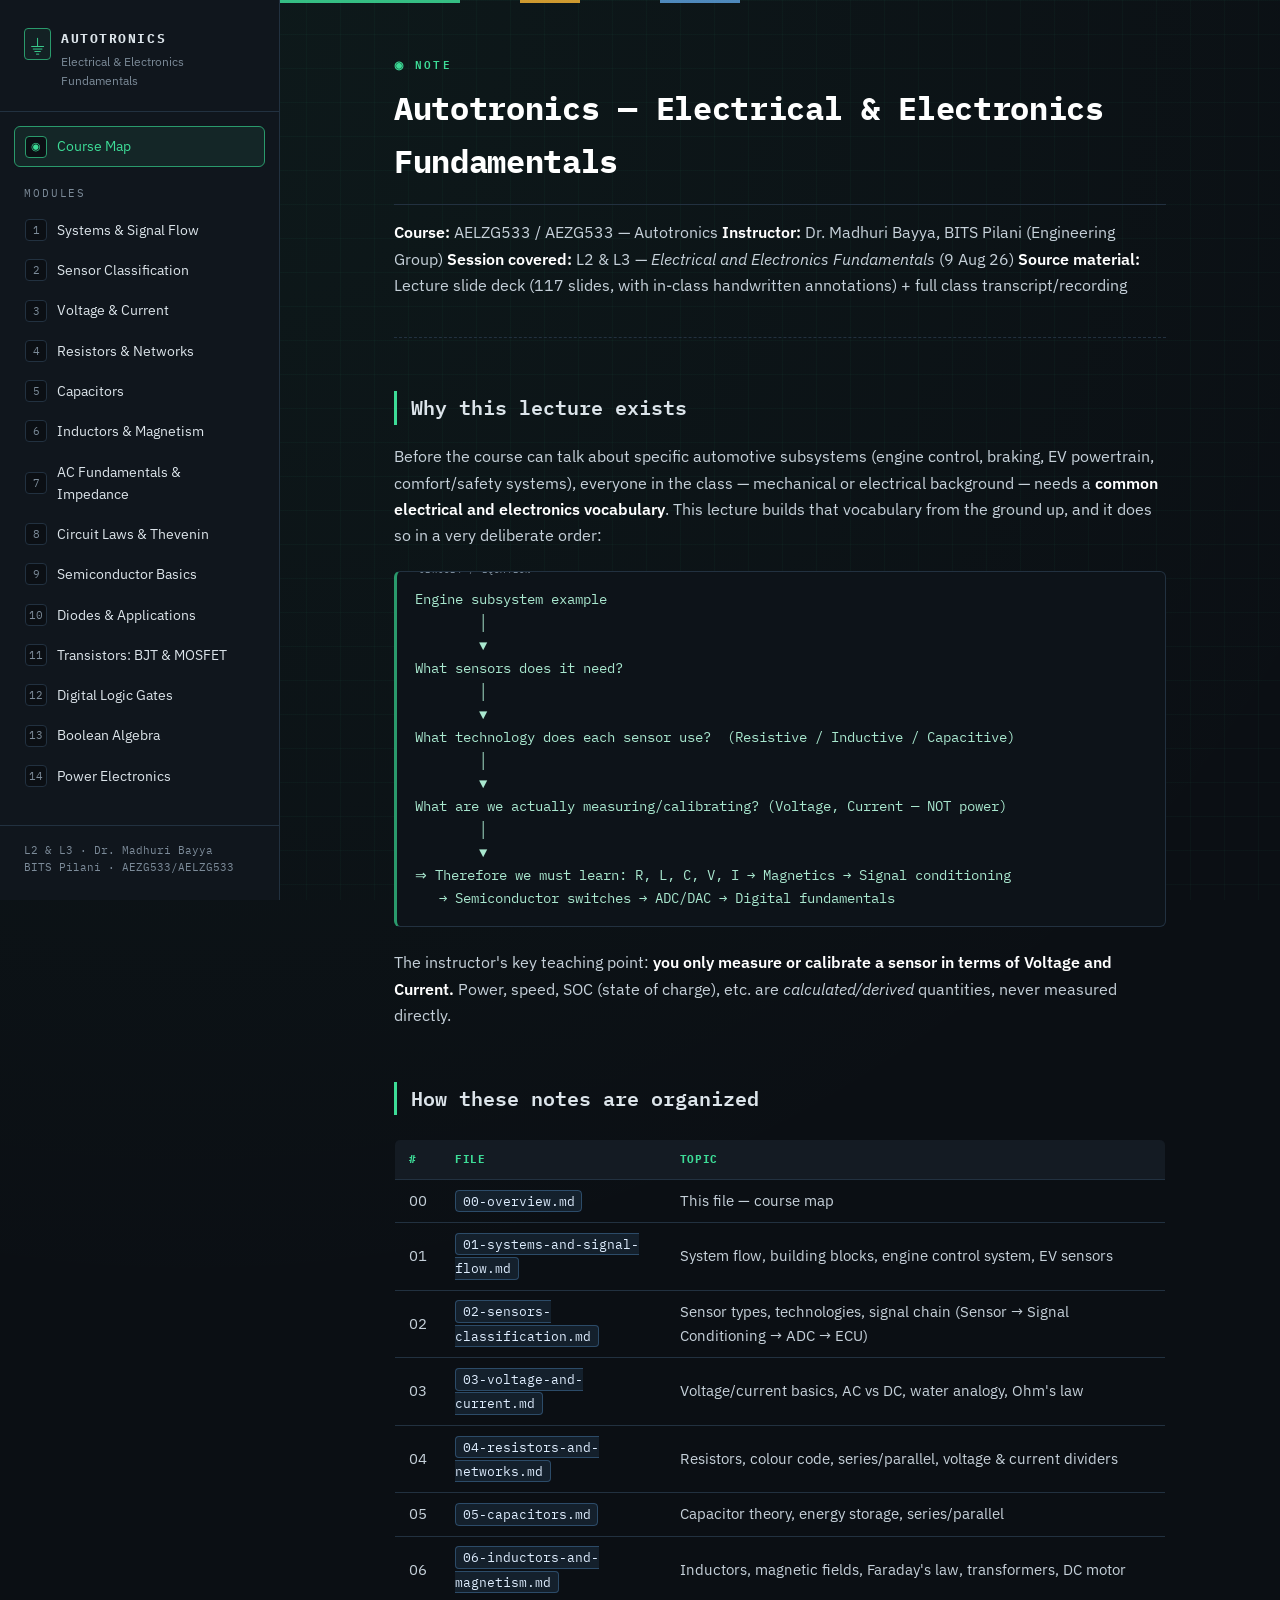
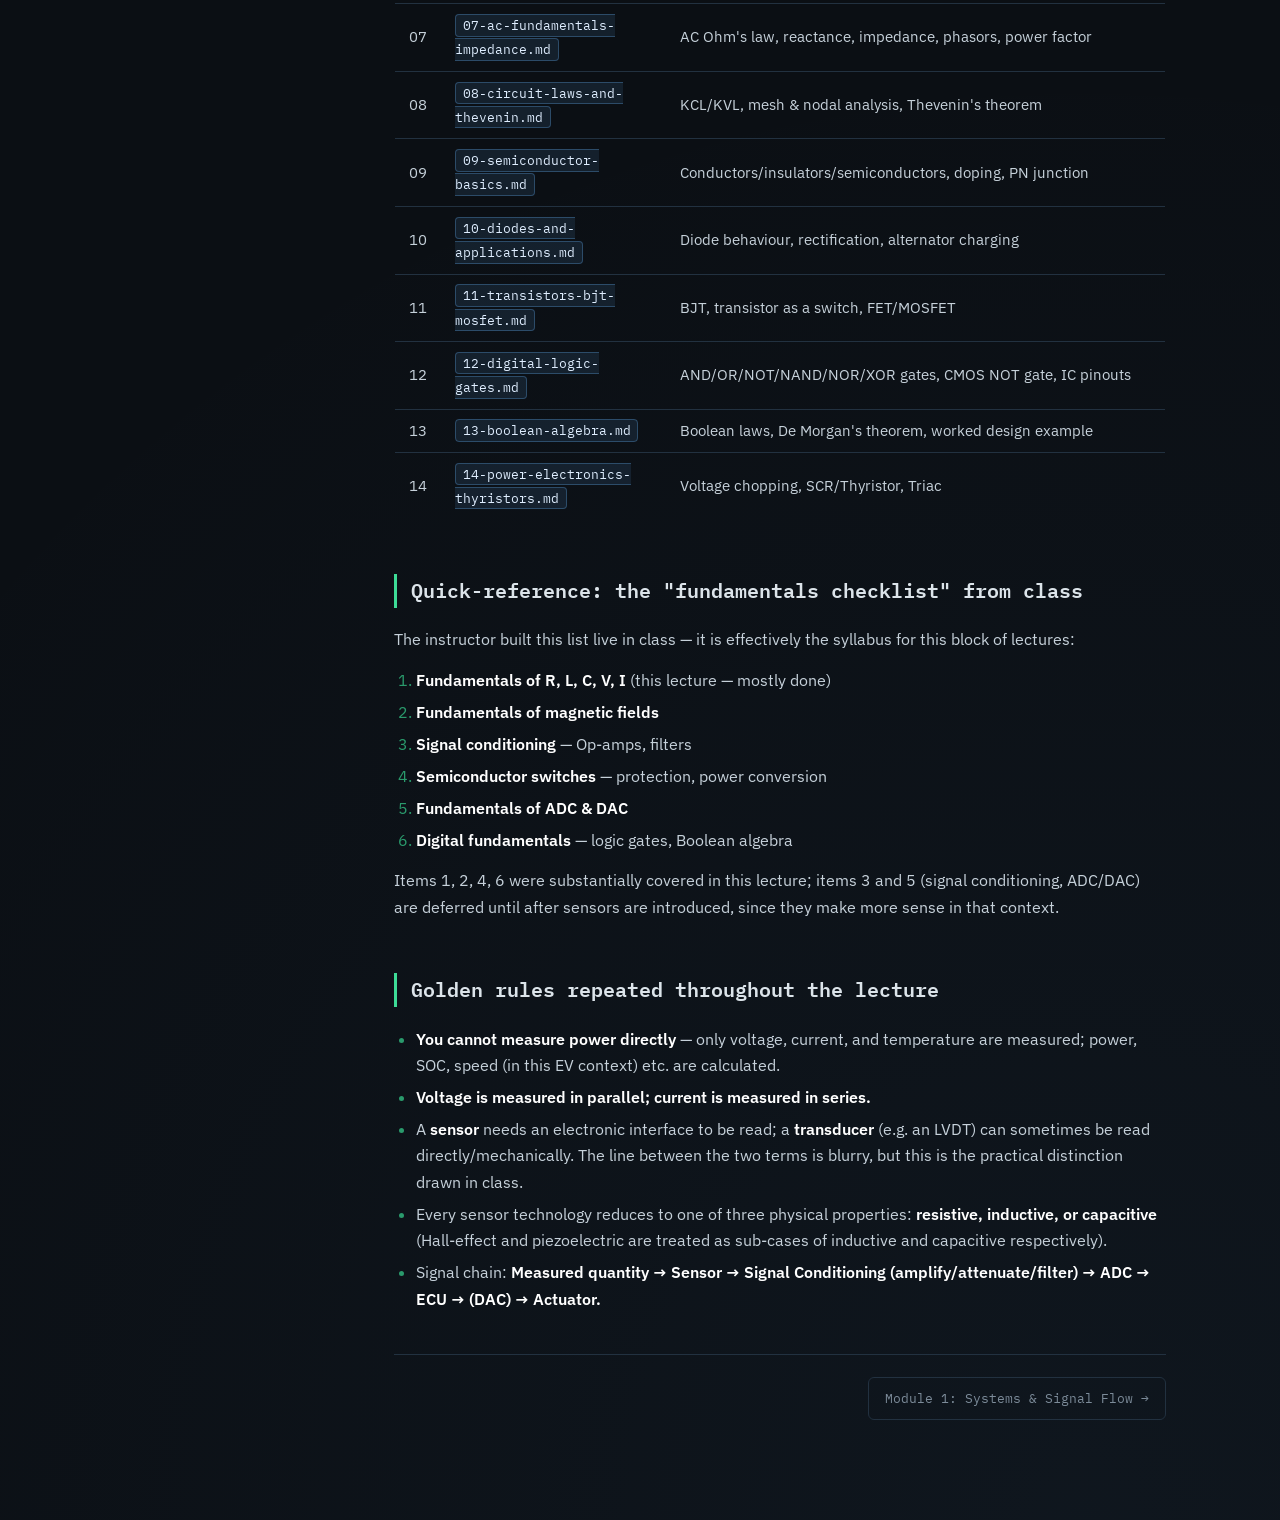
<file: index.html>
<!DOCTYPE html>
<html lang="en">
<head>
<meta charset="UTF-8">
<meta name="viewport" content="width=device-width, initial-scale=1.0">
<title>Course Map · Autotronics Fundamentals</title>
<link rel="stylesheet" href="styles.css">
<link rel="preconnect" href="https://fonts.googleapis.com">
<link href="https://fonts.googleapis.com/css2?family=IBM+Plex+Mono:wght@400;500;600;700&family=IBM+Plex+Sans:wght@400;500;600;700&display=swap" rel="stylesheet">
</head>
<body>
<div class="board">
  <aside class="sidebar">
    <div class="sidebar-head">
      <a href="index.html" class="logo">
        <span class="logo-mark">⏚</span>
        <span class="logo-text">AUTOTRONICS<br><small>Electrical &amp; Electronics Fundamentals</small></span>
      </a>
    </div>
    <nav>
      <ul class="nav-list">
        <li class="active"><a href="index.html"><span class="pin">◉</span>Course Map</a></li>
      </ul>
      <div class="nav-divider">MODULES</div>
      <ul class="nav-list">
        <li class=""><a href="notes/01-systems-and-signal-flow.html"><span class="pin">1</span>Systems &amp; Signal Flow</a></li>
      <li class=""><a href="notes/02-sensors-classification.html"><span class="pin">2</span>Sensor Classification</a></li>
      <li class=""><a href="notes/03-voltage-and-current.html"><span class="pin">3</span>Voltage &amp; Current</a></li>
      <li class=""><a href="notes/04-resistors-and-networks.html"><span class="pin">4</span>Resistors &amp; Networks</a></li>
      <li class=""><a href="notes/05-capacitors.html"><span class="pin">5</span>Capacitors</a></li>
      <li class=""><a href="notes/06-inductors-and-magnetism.html"><span class="pin">6</span>Inductors &amp; Magnetism</a></li>
      <li class=""><a href="notes/07-ac-fundamentals-impedance.html"><span class="pin">7</span>AC Fundamentals &amp; Impedance</a></li>
      <li class=""><a href="notes/08-circuit-laws-and-thevenin.html"><span class="pin">8</span>Circuit Laws &amp; Thevenin</a></li>
      <li class=""><a href="notes/09-semiconductor-basics.html"><span class="pin">9</span>Semiconductor Basics</a></li>
      <li class=""><a href="notes/10-diodes-and-applications.html"><span class="pin">10</span>Diodes &amp; Applications</a></li>
      <li class=""><a href="notes/11-transistors-bjt-mosfet.html"><span class="pin">11</span>Transistors: BJT &amp; MOSFET</a></li>
      <li class=""><a href="notes/12-digital-logic-gates.html"><span class="pin">12</span>Digital Logic Gates</a></li>
      <li class=""><a href="notes/13-boolean-algebra.html"><span class="pin">13</span>Boolean Algebra</a></li>
      <li class=""><a href="notes/14-power-electronics-thyristors.html"><span class="pin">14</span>Power Electronics</a></li>
      </ul>
    </nav>
    <div class="sidebar-foot">L2 &amp; L3 · Dr. Madhuri Bayya<br>BITS Pilani · AEZG533/AELZG533</div>
  </aside>
  <main class="content">
    <div class="trace-rule"></div>
    <article class="markdown-body">
<h1 id="autotronics-electrical-electronics-fundamentals">Autotronics — Electrical &amp; Electronics Fundamentals</h1>
<p><strong>Course:</strong> AELZG533 / AEZG533 — Autotronics
<strong>Instructor:</strong> Dr. Madhuri Bayya, BITS Pilani (Engineering Group)
<strong>Session covered:</strong> L2 &amp; L3 — <em>Electrical and Electronics Fundamentals</em> (9 Aug 26)
<strong>Source material:</strong> Lecture slide deck (117 slides, with in-class handwritten annotations) + full class transcript/recording</p>
<hr />
<h2 id="why-this-lecture-exists">Why this lecture exists</h2>
<p>Before the course can talk about specific automotive subsystems (engine
control, braking, EV powertrain, comfort/safety systems), everyone in the
class — mechanical or electrical background — needs a <strong>common electrical
and electronics vocabulary</strong>. This lecture builds that vocabulary from the
ground up, and it does so in a very deliberate order:</p>
<pre><code>Engine subsystem example
        │
        ▼
What sensors does it need?
        │
        ▼
What technology does each sensor use?  (Resistive / Inductive / Capacitive)
        │
        ▼
What are we actually measuring/calibrating? (Voltage, Current — NOT power)
        │
        ▼
⇒ Therefore we must learn: R, L, C, V, I → Magnetics → Signal conditioning
   → Semiconductor switches → ADC/DAC → Digital fundamentals
</code></pre>
<p>The instructor's key teaching point: <strong>you only measure or calibrate a
sensor in terms of Voltage and Current.</strong> Power, speed, SOC (state of
charge), etc. are <em>calculated/derived</em> quantities, never measured directly.</p>
<h2 id="how-these-notes-are-organized">How these notes are organized</h2>
<table>
<thead>
<tr>
<th>#</th>
<th>File</th>
<th>Topic</th>
</tr>
</thead>
<tbody>
<tr>
<td>00</td>
<td><code>00-overview.md</code></td>
<td>This file — course map</td>
</tr>
<tr>
<td>01</td>
<td><code>01-systems-and-signal-flow.md</code></td>
<td>System flow, building blocks, engine control system, EV sensors</td>
</tr>
<tr>
<td>02</td>
<td><code>02-sensors-classification.md</code></td>
<td>Sensor types, technologies, signal chain (Sensor → Signal Conditioning → ADC → ECU)</td>
</tr>
<tr>
<td>03</td>
<td><code>03-voltage-and-current.md</code></td>
<td>Voltage/current basics, AC vs DC, water analogy, Ohm's law</td>
</tr>
<tr>
<td>04</td>
<td><code>04-resistors-and-networks.md</code></td>
<td>Resistors, colour code, series/parallel, voltage &amp; current dividers</td>
</tr>
<tr>
<td>05</td>
<td><code>05-capacitors.md</code></td>
<td>Capacitor theory, energy storage, series/parallel</td>
</tr>
<tr>
<td>06</td>
<td><code>06-inductors-and-magnetism.md</code></td>
<td>Inductors, magnetic fields, Faraday's law, transformers, DC motor</td>
</tr>
<tr>
<td>07</td>
<td><code>07-ac-fundamentals-impedance.md</code></td>
<td>AC Ohm's law, reactance, impedance, phasors, power factor</td>
</tr>
<tr>
<td>08</td>
<td><code>08-circuit-laws-and-thevenin.md</code></td>
<td>KCL/KVL, mesh &amp; nodal analysis, Thevenin's theorem</td>
</tr>
<tr>
<td>09</td>
<td><code>09-semiconductor-basics.md</code></td>
<td>Conductors/insulators/semiconductors, doping, PN junction</td>
</tr>
<tr>
<td>10</td>
<td><code>10-diodes-and-applications.md</code></td>
<td>Diode behaviour, rectification, alternator charging</td>
</tr>
<tr>
<td>11</td>
<td><code>11-transistors-bjt-mosfet.md</code></td>
<td>BJT, transistor as a switch, FET/MOSFET</td>
</tr>
<tr>
<td>12</td>
<td><code>12-digital-logic-gates.md</code></td>
<td>AND/OR/NOT/NAND/NOR/XOR gates, CMOS NOT gate, IC pinouts</td>
</tr>
<tr>
<td>13</td>
<td><code>13-boolean-algebra.md</code></td>
<td>Boolean laws, De Morgan's theorem, worked design example</td>
</tr>
<tr>
<td>14</td>
<td><code>14-power-electronics-thyristors.md</code></td>
<td>Voltage chopping, SCR/Thyristor, Triac</td>
</tr>
</tbody>
</table>
<h2 id="quick-reference-the-fundamentals-checklist-from-class">Quick-reference: the "fundamentals checklist" from class</h2>
<p>The instructor built this list live in class — it is effectively the
syllabus for this block of lectures:</p>
<ol>
<li><strong>Fundamentals of R, L, C, V, I</strong> (this lecture — mostly done)</li>
<li><strong>Fundamentals of magnetic fields</strong></li>
<li><strong>Signal conditioning</strong> — Op-amps, filters</li>
<li><strong>Semiconductor switches</strong> — protection, power conversion</li>
<li><strong>Fundamentals of ADC &amp; DAC</strong></li>
<li><strong>Digital fundamentals</strong> — logic gates, Boolean algebra</li>
</ol>
<p>Items 1, 2, 4, 6 were substantially covered in this lecture; items 3 and 5
(signal conditioning, ADC/DAC) are deferred until after sensors are
introduced, since they make more sense in that context.</p>
<h2 id="golden-rules-repeated-throughout-the-lecture">Golden rules repeated throughout the lecture</h2>
<ul>
<li><strong>You cannot measure power directly</strong> — only voltage, current, and
  temperature are measured; power, SOC, speed (in this EV context) etc. are
  calculated.</li>
<li><strong>Voltage is measured in parallel; current is measured in series.</strong></li>
<li>A <strong>sensor</strong> needs an electronic interface to be read; a <strong>transducer</strong>
  (e.g. an LVDT) can sometimes be read directly/mechanically. The line
  between the two terms is blurry, but this is the practical distinction
  drawn in class.</li>
<li>Every sensor technology reduces to one of three physical properties:
  <strong>resistive, inductive, or capacitive</strong> (Hall-effect and piezoelectric are
  treated as sub-cases of inductive and capacitive respectively).</li>
<li>Signal chain: <strong>Measured quantity → Sensor → Signal Conditioning
  (amplify/attenuate/filter) → ADC → ECU → (DAC) → Actuator.</strong></li>
</ul>
    </article>
    <div class="pagenav">
      <div class="pagenav-inner"><a class="next" href="notes/01-systems-and-signal-flow.md">Module 1: Systems &amp; Signal Flow →</a></div>
    </div>
  </main>
</div>
</body>
</html>
</file>
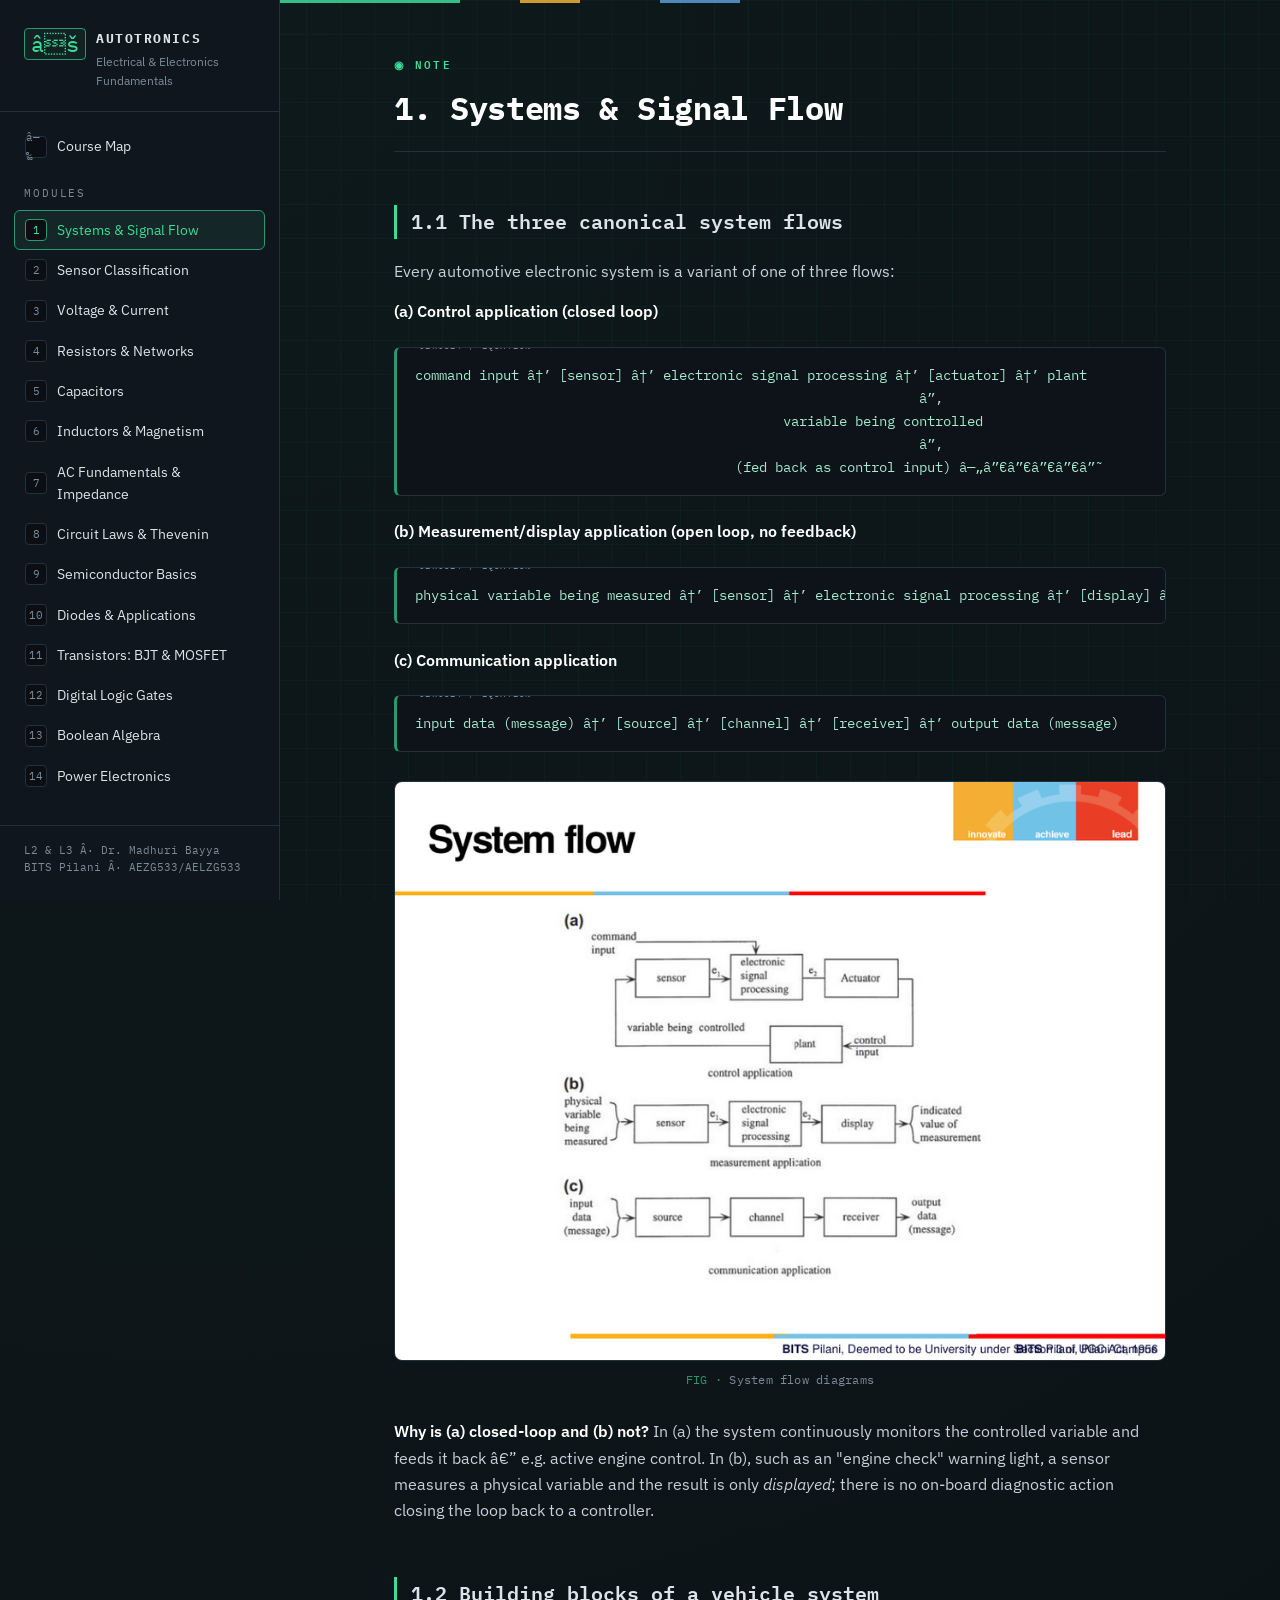
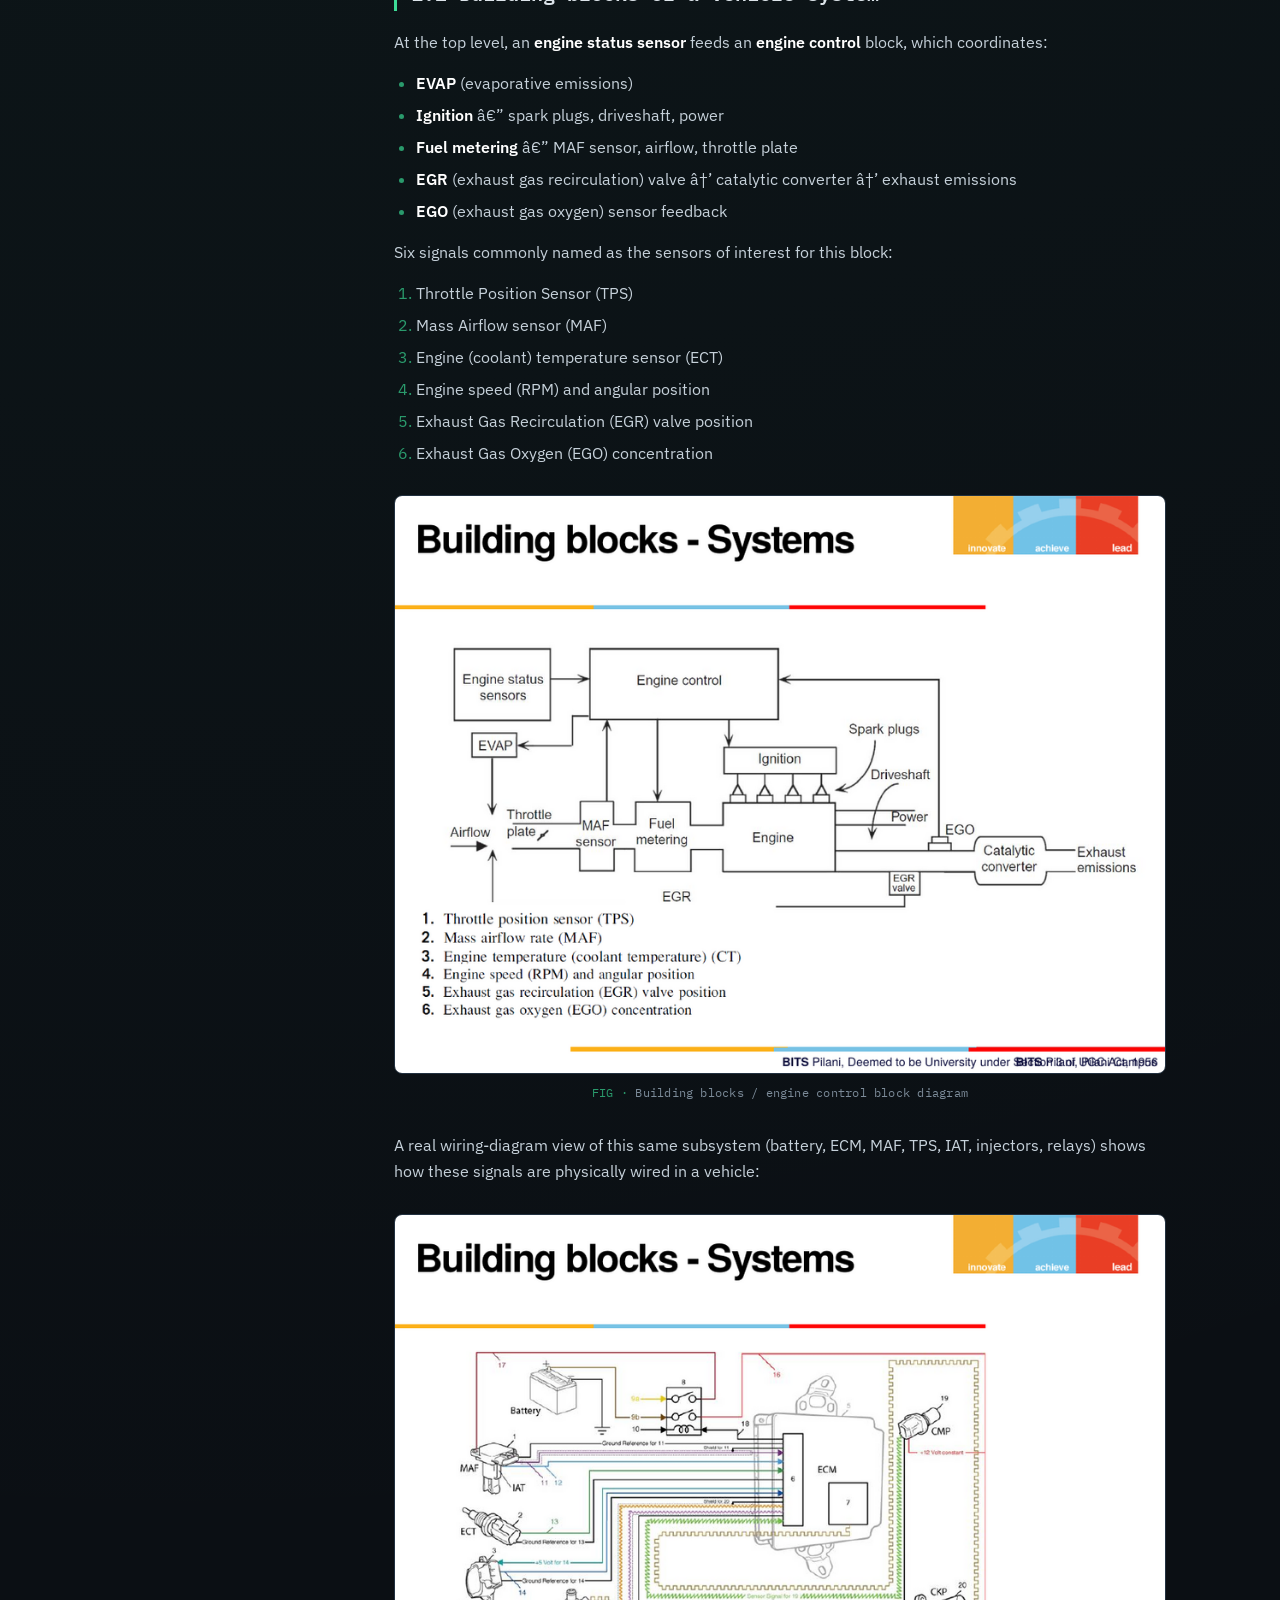
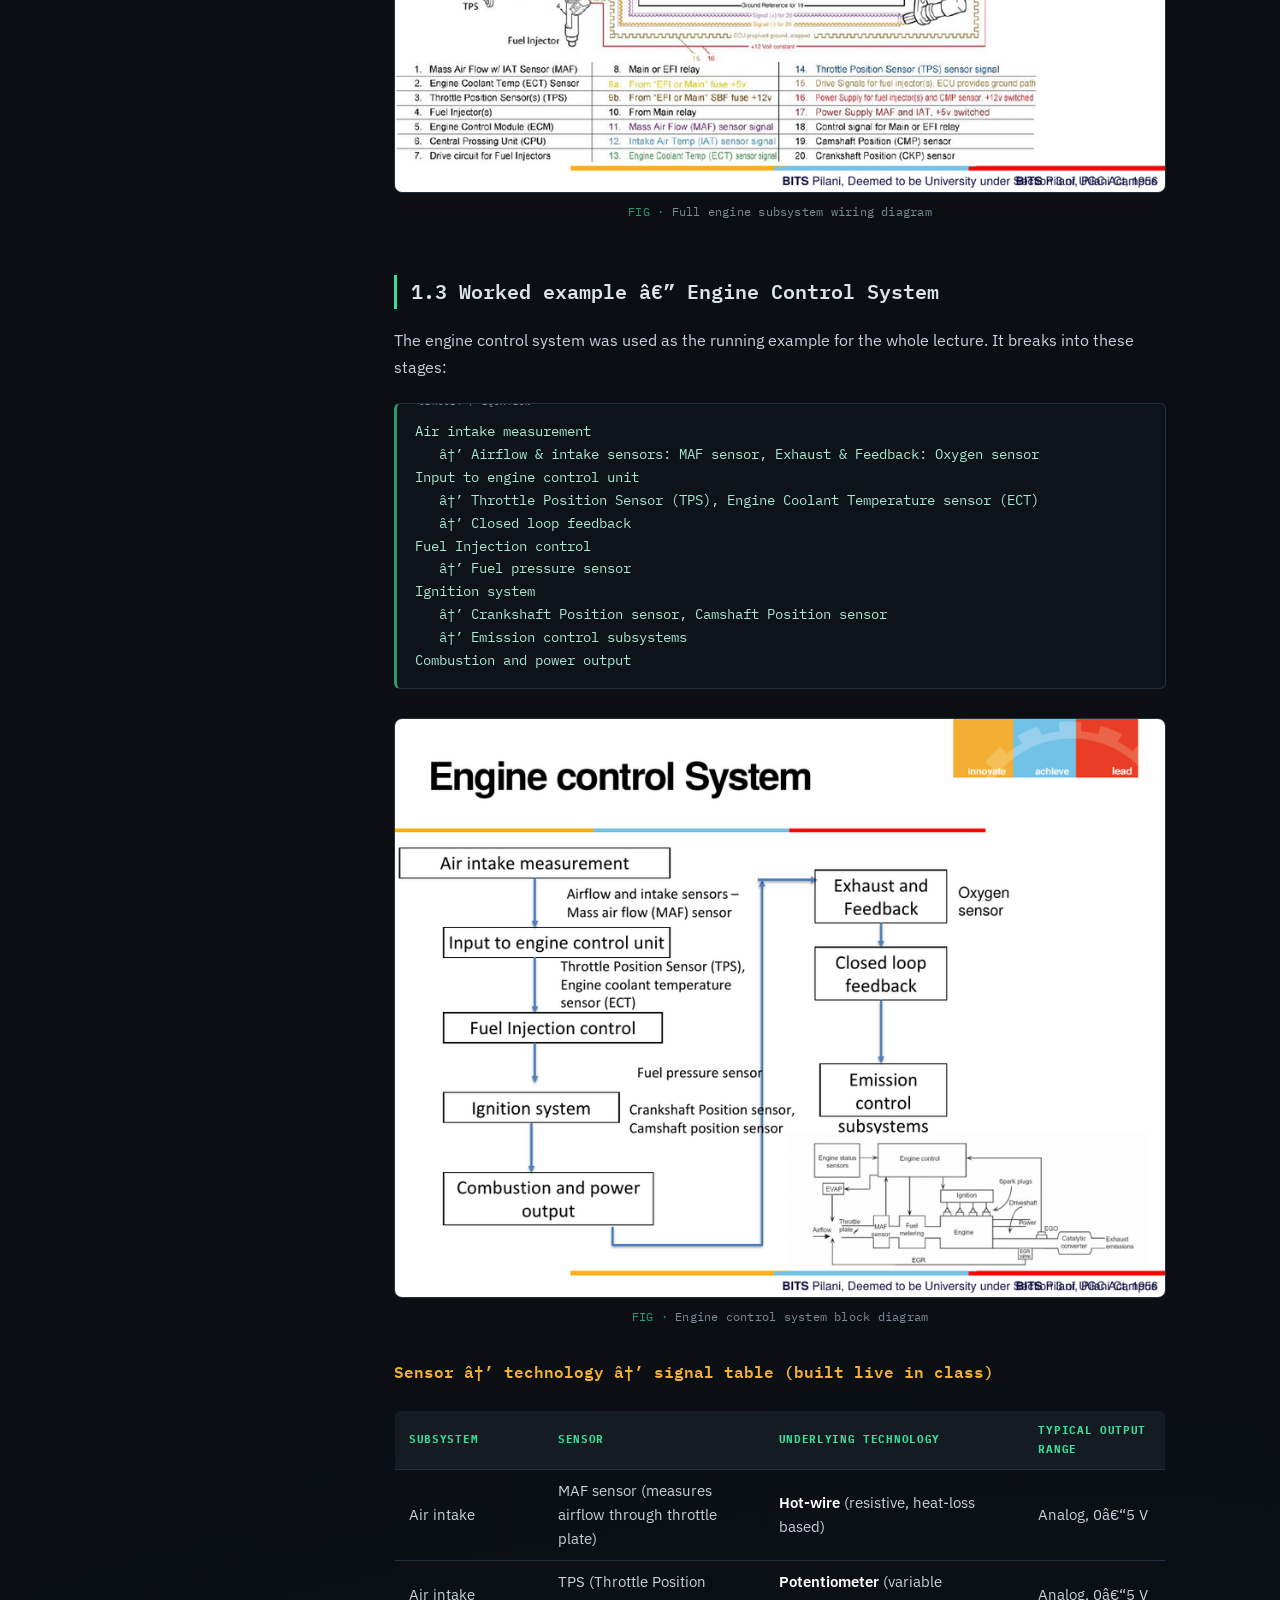
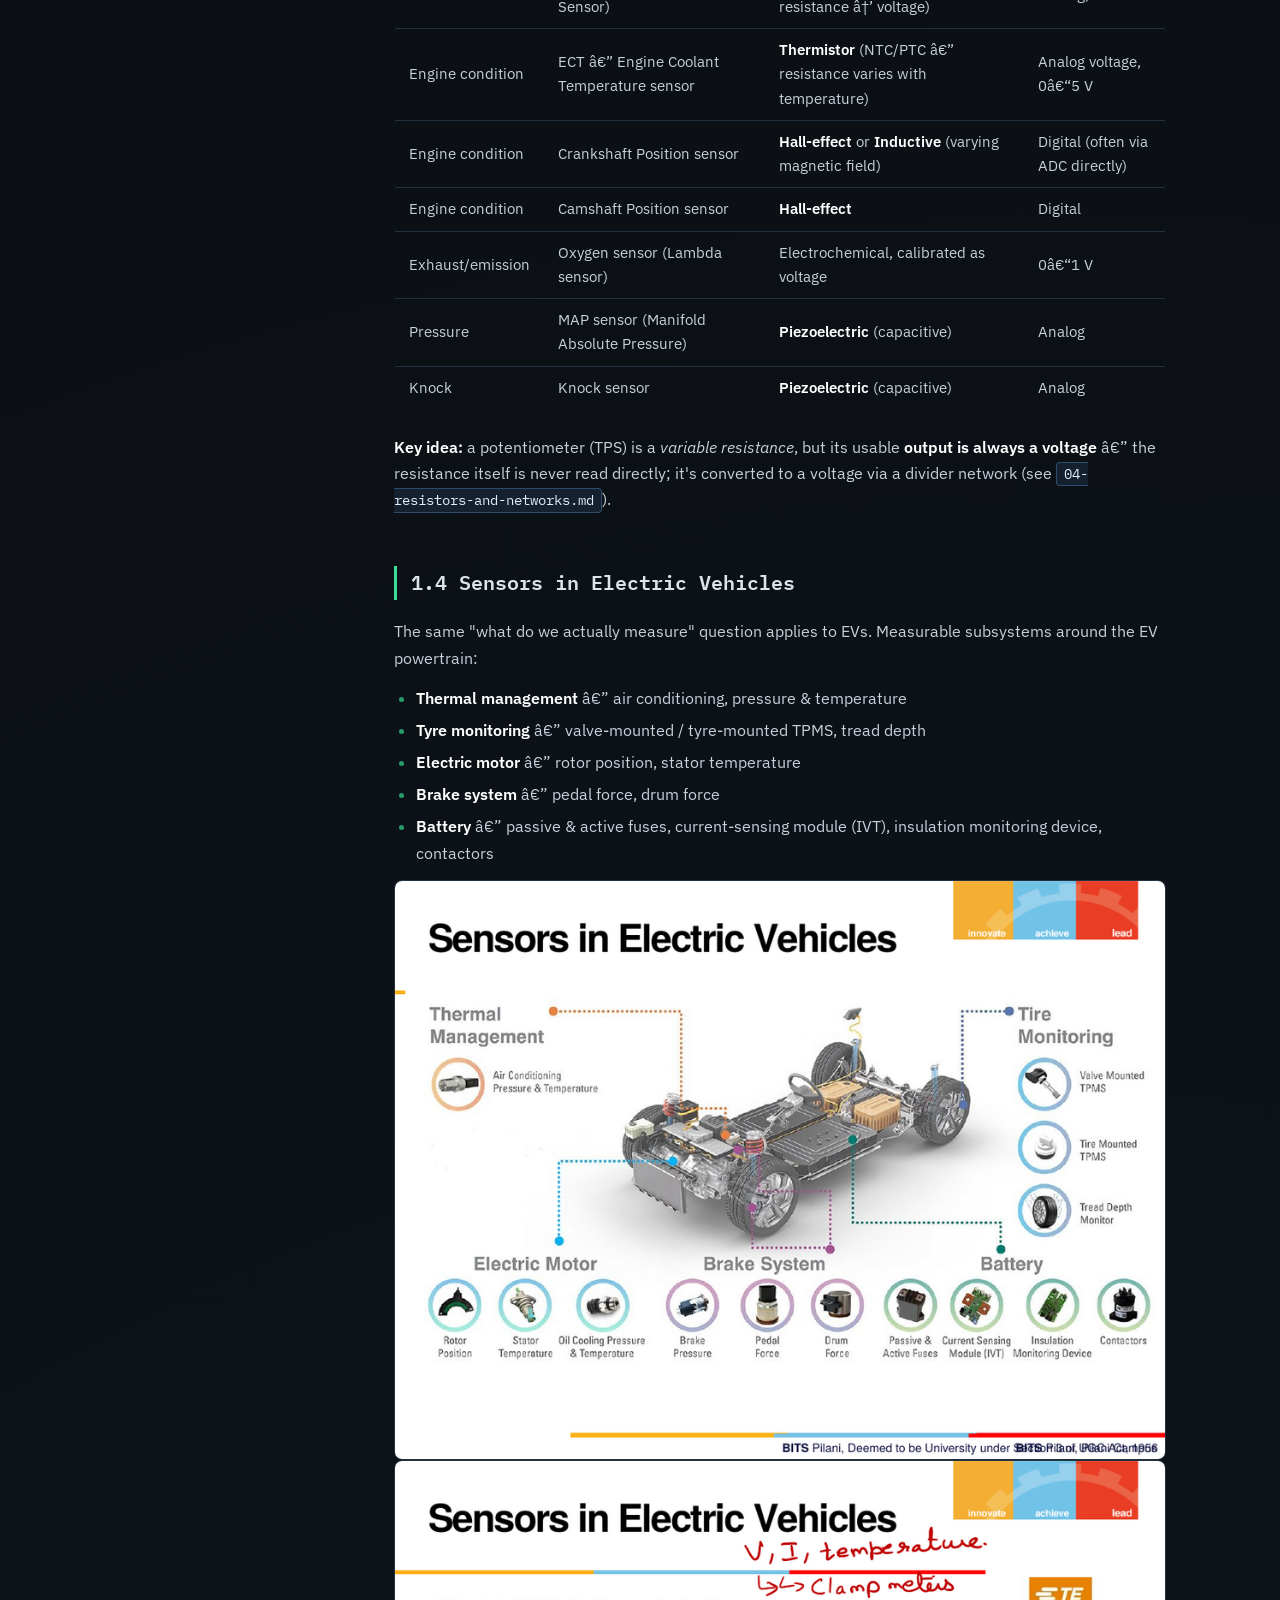
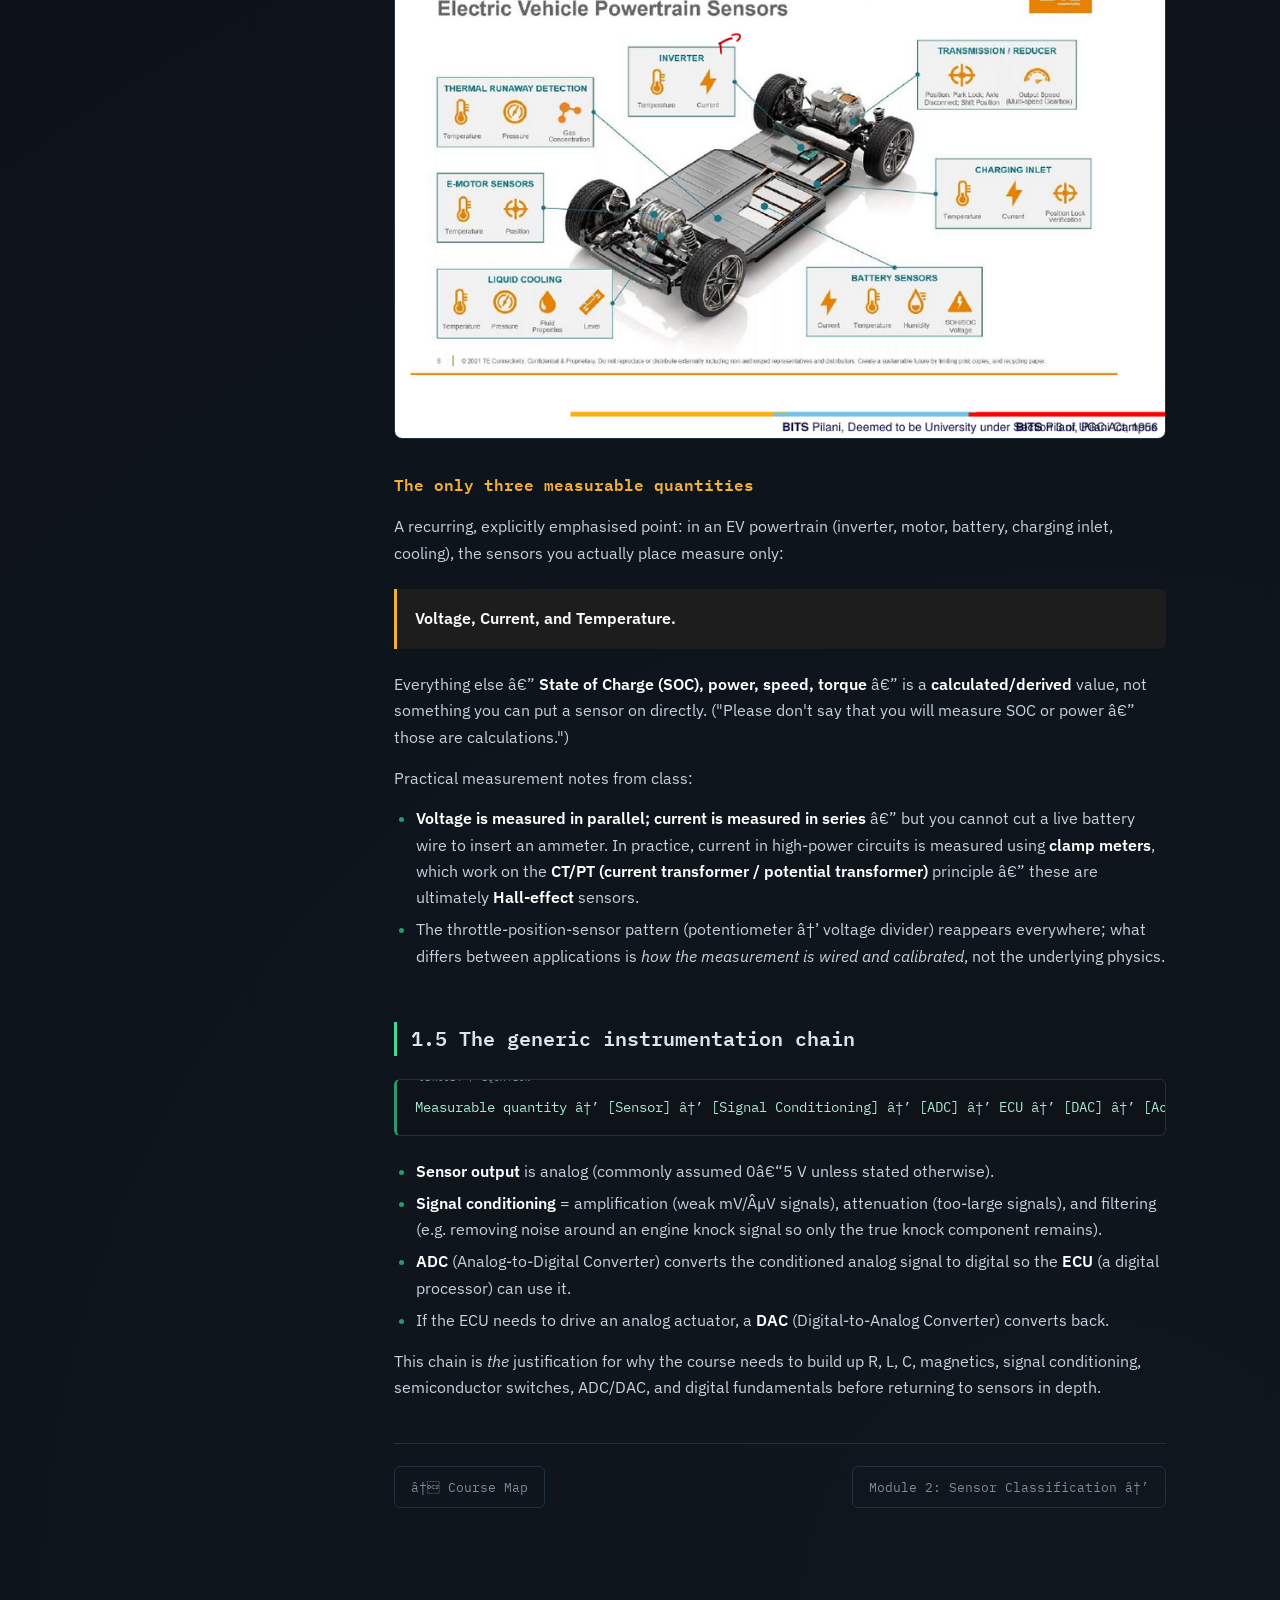
<file: notes/01-systems-and-signal-flow.html>
﻿<!DOCTYPE html>
<html lang="en">
<head>
<meta charset="UTF-8">
<meta name="viewport" content="width=device-width, initial-scale=1.0">
<title>Module 1: Systems & Signal Flow Â· Autotronics Fundamentals</title>
<link rel="stylesheet" href="../styles.css">
<link rel="preconnect" href="https://fonts.googleapis.com">
<link href="https://fonts.googleapis.com/css2?family=IBM+Plex+Mono:wght@400;500;600;700&family=IBM+Plex+Sans:wght@400;500;600;700&display=swap" rel="stylesheet">
</head>
<body>
<div class="board">
  <aside class="sidebar">
    <div class="sidebar-head">
      <a href="../index.html" class="logo">
        <span class="logo-mark">âš</span>
        <span class="logo-text">AUTOTRONICS<br><small>Electrical &amp; Electronics Fundamentals</small></span>
      </a>
    </div>
    <nav>
      <ul class="nav-list">
        <li class=""><a href="../index.html"><span class="pin">â—‰</span>Course Map</a></li>
      </ul>
      <div class="nav-divider">MODULES</div>
      <ul class="nav-list">
        <li class="active"><a href="/notes/01-systems-and-signal-flow.html"><span class="pin">1</span>Systems &amp; Signal Flow</a></li>
<li class=""><a href="02-sensors-classification.html"><span class="pin">2</span>Sensor Classification</a></li>
<li class=""><a href="03-voltage-and-current.html"><span class="pin">3</span>Voltage &amp; Current</a></li>
<li class=""><a href="04-resistors-and-networks.html"><span class="pin">4</span>Resistors &amp; Networks</a></li>
<li class=""><a href="05-capacitors.html"><span class="pin">5</span>Capacitors</a></li>
<li class=""><a href="06-inductors-and-magnetism.html"><span class="pin">6</span>Inductors &amp; Magnetism</a></li>
<li class=""><a href="07-ac-fundamentals-impedance.html"><span class="pin">7</span>AC Fundamentals &amp; Impedance</a></li>
<li class=""><a href="08-circuit-laws-and-thevenin.html"><span class="pin">8</span>Circuit Laws &amp; Thevenin</a></li>
<li class=""><a href="09-semiconductor-basics.html"><span class="pin">9</span>Semiconductor Basics</a></li>
<li class=""><a href="10-diodes-and-applications.html"><span class="pin">10</span>Diodes &amp; Applications</a></li>
<li class=""><a href="11-transistors-bjt-mosfet.html"><span class="pin">11</span>Transistors: BJT &amp; MOSFET</a></li>
<li class=""><a href="12-digital-logic-gates.html"><span class="pin">12</span>Digital Logic Gates</a></li>
<li class=""><a href="13-boolean-algebra.html"><span class="pin">13</span>Boolean Algebra</a></li>
<li class=""><a href="14-power-electronics-thyristors.html"><span class="pin">14</span>Power Electronics</a></li>
      </ul>
    </nav>
    <div class="sidebar-foot">L2 &amp; L3 Â· Dr. Madhuri Bayya<br>BITS Pilani Â· AEZG533/AELZG533</div>
  </aside>
  <main class="content">
    <div class="trace-rule"></div>
    <article class="markdown-body">
<h1 id="1-systems-signal-flow">1. Systems &amp; Signal Flow</h1>
<h2 id="11-the-three-canonical-system-flows">1.1 The three canonical system flows</h2>
<p>Every automotive electronic system is a variant of one of three flows:</p>
<p><strong>(a) Control application (closed loop)</strong></p>
<pre><code>command input â†’ [sensor] â†’ electronic signal processing â†’ [actuator] â†’ plant
                                                               â”‚
                                              variable being controlled
                                                               â”‚
                                        (fed back as control input) â—„â”€â”€â”€â”€â”˜
</code></pre>
<p><strong>(b) Measurement/display application (open loop, no feedback)</strong></p>
<pre><code>physical variable being measured â†’ [sensor] â†’ electronic signal processing â†’ [display] â†’ indicated value
</code></pre>
<p><strong>(c) Communication application</strong></p>
<pre><code>input data (message) â†’ [source] â†’ [channel] â†’ [receiver] â†’ output data (message)
</code></pre>
<figure class="diagram"><img alt="System flow diagrams" src="../assets/img/systems-flow.png"><figcaption>System flow diagrams</figcaption></figure>
<p><strong>Why is (a) closed-loop and (b) not?</strong> In (a) the system continuously
monitors the controlled variable and feeds it back â€” e.g. active engine
control. In (b), such as an "engine check" warning light, a sensor measures
a physical variable and the result is only <em>displayed</em>; there is no
on-board diagnostic action closing the loop back to a controller.</p>
<h2 id="12-building-blocks-of-a-vehicle-system">1.2 Building blocks of a vehicle system</h2>
<p>At the top level, an <strong>engine status sensor</strong> feeds an <strong>engine control</strong>
block, which coordinates:</p>
<ul>
<li><strong>EVAP</strong> (evaporative emissions)</li>
<li><strong>Ignition</strong> â€” spark plugs, driveshaft, power</li>
<li><strong>Fuel metering</strong> â€” MAF sensor, airflow, throttle plate</li>
<li><strong>EGR</strong> (exhaust gas recirculation) valve â†’ catalytic converter â†’ exhaust emissions</li>
<li><strong>EGO</strong> (exhaust gas oxygen) sensor feedback</li>
</ul>
<p>Six signals commonly named as the sensors of interest for this block:</p>
<ol>
<li>Throttle Position Sensor (TPS)</li>
<li>Mass Airflow sensor (MAF)</li>
<li>Engine (coolant) temperature sensor (ECT)</li>
<li>Engine speed (RPM) and angular position</li>
<li>Exhaust Gas Recirculation (EGR) valve position</li>
<li>Exhaust Gas Oxygen (EGO) concentration</li>
</ol>
<figure class="diagram"><img alt="Building blocks / engine control block diagram" src="../assets/img/systems-blocks.png"><figcaption>Building blocks / engine control block diagram</figcaption></figure>
<p>A real wiring-diagram view of this same subsystem (battery, ECM, MAF, TPS,
IAT, injectors, relays) shows how these signals are physically wired in a
vehicle:</p>
<figure class="diagram"><img alt="Full engine subsystem wiring diagram" src="../assets/img/wiring-diagram.png"><figcaption>Full engine subsystem wiring diagram</figcaption></figure>
<h2 id="13-worked-example-engine-control-system">1.3 Worked example â€” Engine Control System</h2>
<p>The engine control system was used as the running example for the whole
lecture. It breaks into these stages:</p>
<pre><code>Air intake measurement
   â†’ Airflow &amp; intake sensors: MAF sensor, Exhaust &amp; Feedback: Oxygen sensor
Input to engine control unit
   â†’ Throttle Position Sensor (TPS), Engine Coolant Temperature sensor (ECT)
   â†’ Closed loop feedback
Fuel Injection control
   â†’ Fuel pressure sensor
Ignition system
   â†’ Crankshaft Position sensor, Camshaft Position sensor
   â†’ Emission control subsystems
Combustion and power output
</code></pre>
<figure class="diagram"><img alt="Engine control system block diagram" src="../assets/img/engine-control.png"><figcaption>Engine control system block diagram</figcaption></figure>
<h3 id="sensor-technology-signal-table-built-live-in-class">Sensor â†’ technology â†’ signal table (built live in class)</h3>
<table>
<thead>
<tr>
<th>Subsystem</th>
<th>Sensor</th>
<th>Underlying technology</th>
<th>Typical output range</th>
</tr>
</thead>
<tbody>
<tr>
<td>Air intake</td>
<td>MAF sensor (measures airflow through throttle plate)</td>
<td><strong>Hot-wire</strong> (resistive, heat-loss based)</td>
<td>Analog, 0â€“5 V</td>
</tr>
<tr>
<td>Air intake</td>
<td>TPS (Throttle Position Sensor)</td>
<td><strong>Potentiometer</strong> (variable resistance â†’ voltage)</td>
<td>Analog, 0â€“5 V</td>
</tr>
<tr>
<td>Engine condition</td>
<td>ECT â€” Engine Coolant Temperature sensor</td>
<td><strong>Thermistor</strong> (NTC/PTC â€” resistance varies with temperature)</td>
<td>Analog voltage, 0â€“5 V</td>
</tr>
<tr>
<td>Engine condition</td>
<td>Crankshaft Position sensor</td>
<td><strong>Hall-effect</strong> or <strong>Inductive</strong> (varying magnetic field)</td>
<td>Digital (often via ADC directly)</td>
</tr>
<tr>
<td>Engine condition</td>
<td>Camshaft Position sensor</td>
<td><strong>Hall-effect</strong></td>
<td>Digital</td>
</tr>
<tr>
<td>Exhaust/emission</td>
<td>Oxygen sensor (Lambda sensor)</td>
<td>Electrochemical, calibrated as voltage</td>
<td>0â€“1 V</td>
</tr>
<tr>
<td>Pressure</td>
<td>MAP sensor (Manifold Absolute Pressure)</td>
<td><strong>Piezoelectric</strong> (capacitive)</td>
<td>Analog</td>
</tr>
<tr>
<td>Knock</td>
<td>Knock sensor</td>
<td><strong>Piezoelectric</strong> (capacitive)</td>
<td>Analog</td>
</tr>
</tbody>
</table>
<p><strong>Key idea:</strong> a potentiometer (TPS) is a <em>variable resistance</em>, but its
usable <strong>output is always a voltage</strong> â€” the resistance itself is never read
directly; it's converted to a voltage via a divider network (see
<code>04-resistors-and-networks.md</code>).</p>
<h2 id="14-sensors-in-electric-vehicles">1.4 Sensors in Electric Vehicles</h2>
<p>The same "what do we actually measure" question applies to EVs. Measurable
subsystems around the EV powertrain:</p>
<ul>
<li><strong>Thermal management</strong> â€” air conditioning, pressure &amp; temperature</li>
<li><strong>Tyre monitoring</strong> â€” valve-mounted / tyre-mounted TPMS, tread depth</li>
<li><strong>Electric motor</strong> â€” rotor position, stator temperature</li>
<li><strong>Brake system</strong> â€” pedal force, drum force</li>
<li><strong>Battery</strong> â€” passive &amp; active fuses, current-sensing module (IVT),
  insulation monitoring device, contactors</li>
</ul>
<p><img alt="EV powertrain sensor map" src="../assets/img/ev-sensors-1.png" />
<img alt="EV powertrain sensor detail" src="../assets/img/ev-sensors-2.png" /></p>
<h3 id="the-only-three-measurable-quantities">The only three measurable quantities</h3>
<p>A recurring, explicitly emphasised point: in an EV powertrain (inverter,
motor, battery, charging inlet, cooling), the sensors you actually place
measure only:</p>
<blockquote>
<p><strong>Voltage, Current, and Temperature.</strong></p>
</blockquote>
<p>Everything else â€” <strong>State of Charge (SOC), power, speed, torque</strong> â€” is a
<strong>calculated/derived</strong> value, not something you can put a sensor on
directly. ("Please don't say that you will measure SOC or power â€” those are
calculations.")</p>
<p>Practical measurement notes from class:</p>
<ul>
<li><strong>Voltage is measured in parallel; current is measured in series</strong> â€”
  but you cannot cut a live battery wire to insert an ammeter. In practice,
  current in high-power circuits is measured using <strong>clamp meters</strong>, which
  work on the <strong>CT/PT (current transformer / potential transformer)</strong>
  principle â€” these are ultimately <strong>Hall-effect</strong> sensors.</li>
<li>The throttle-position-sensor pattern (potentiometer â†’ voltage divider)
  reappears everywhere; what differs between applications is <em>how the
  measurement is wired and calibrated</em>, not the underlying physics.</li>
</ul>
<h2 id="15-the-generic-instrumentation-chain">1.5 The generic instrumentation chain</h2>
<pre><code>Measurable quantity â†’ [Sensor] â†’ [Signal Conditioning] â†’ [ADC] â†’ ECU â†’ [DAC] â†’ [Actuator]
</code></pre>
<ul>
<li><strong>Sensor output</strong> is analog (commonly assumed 0â€“5 V unless stated
  otherwise).</li>
<li><strong>Signal conditioning</strong> = amplification (weak mV/ÂµV signals), attenuation
  (too-large signals), and filtering (e.g. removing noise around an engine
  knock signal so only the true knock component remains).</li>
<li><strong>ADC</strong> (Analog-to-Digital Converter) converts the conditioned analog
  signal to digital so the <strong>ECU</strong> (a digital processor) can use it.</li>
<li>If the ECU needs to drive an analog actuator, a <strong>DAC</strong>
  (Digital-to-Analog Converter) converts back.</li>
</ul>
<p>This chain is <em>the</em> justification for why the course needs to build up R,
L, C, magnetics, signal conditioning, semiconductor switches, ADC/DAC, and
digital fundamentals before returning to sensors in depth.</p>
    </article>
    <div class="pagenav">
      <div class="pagenav-inner"><a class="prev" href="../index.html">â† Course Map</a><a class="next" href="02-sensors-classification.html">Module 2: Sensor Classification â†’</a></div>
    </div>
  </main>
</div>
</body>
</html>
</file>
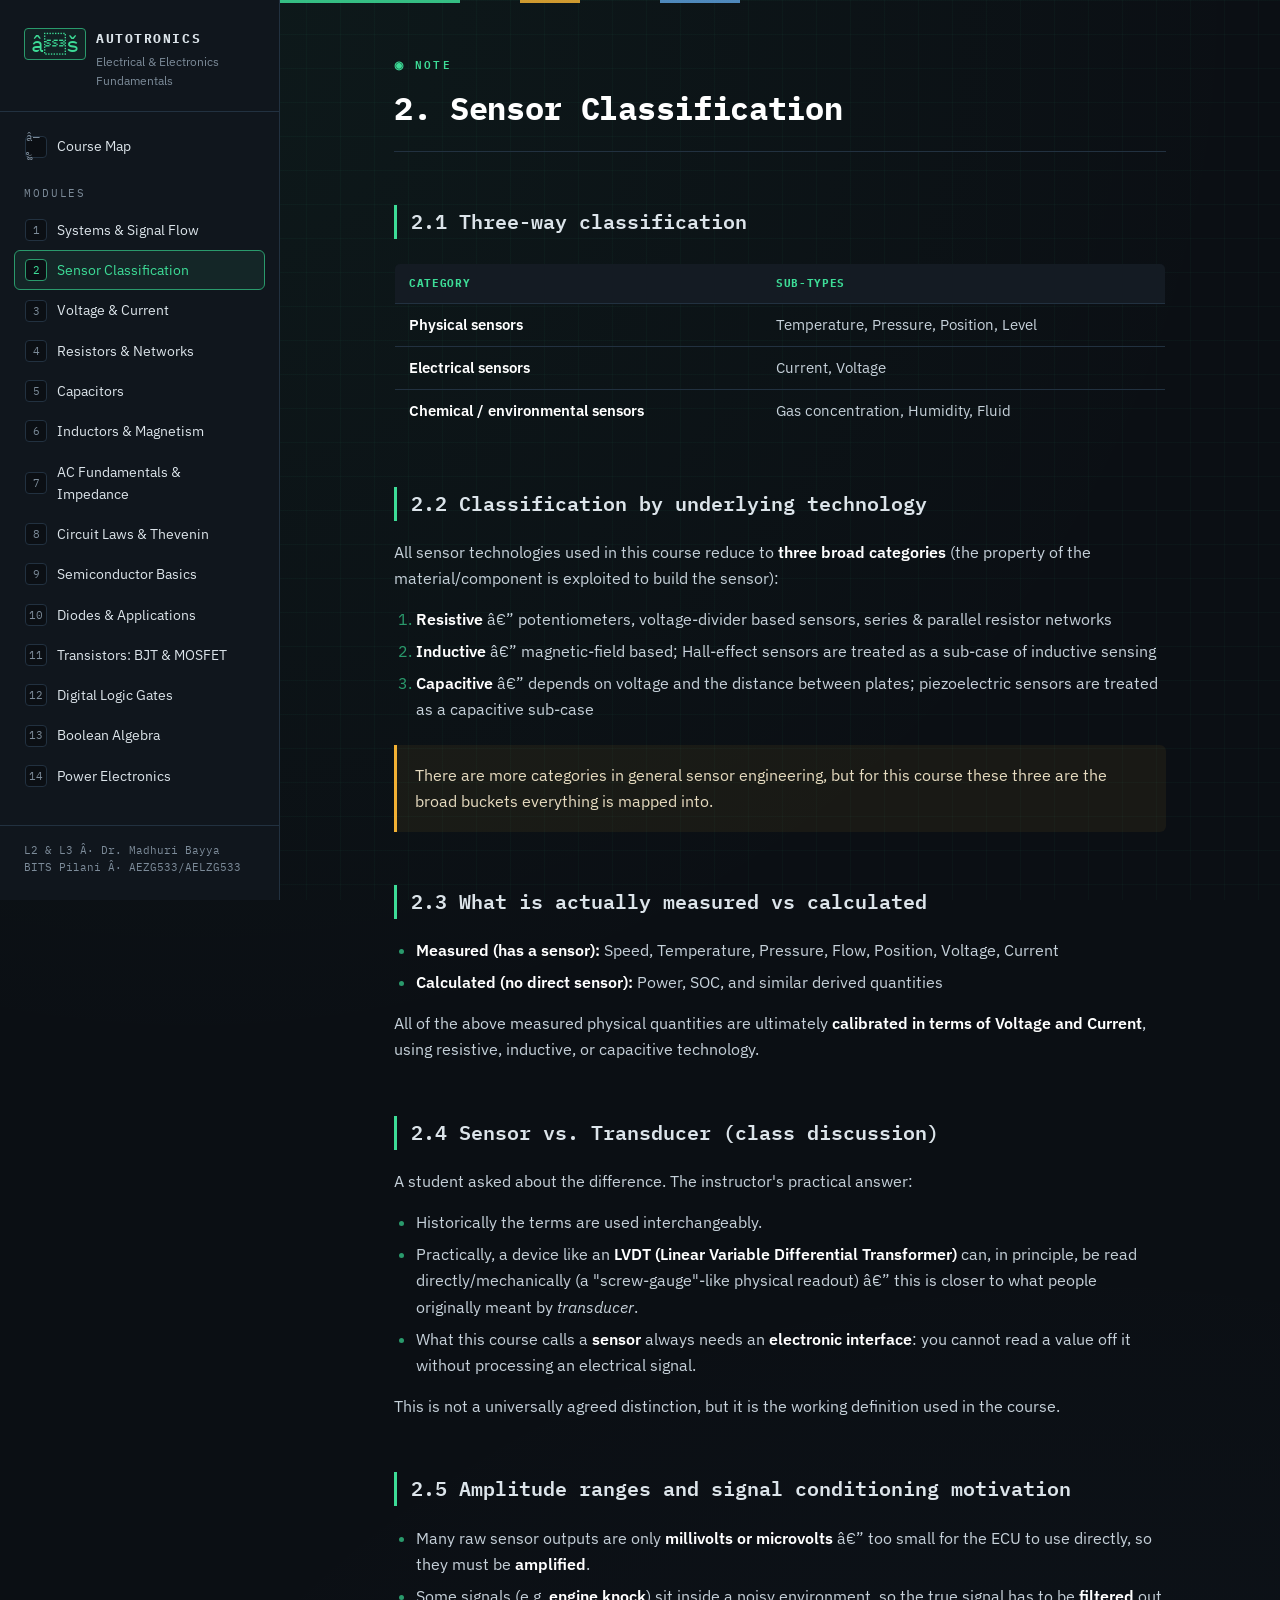
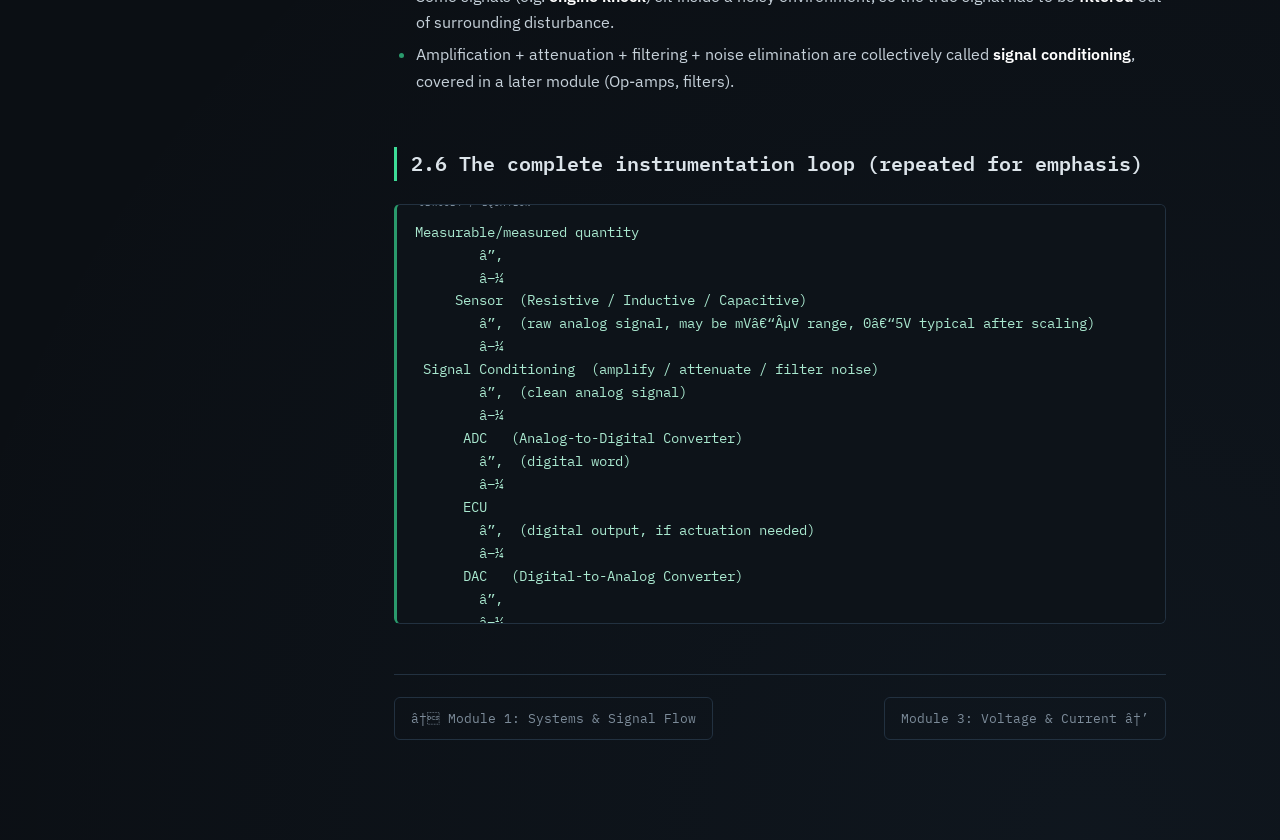
<file: notes/02-sensors-classification.html>
﻿<!DOCTYPE html>
<html lang="en">
<head>
<meta charset="UTF-8">
<meta name="viewport" content="width=device-width, initial-scale=1.0">
<title>Module 2: Sensor Classification Â· Autotronics Fundamentals</title>
<link rel="stylesheet" href="../styles.css">
<link rel="preconnect" href="https://fonts.googleapis.com">
<link href="https://fonts.googleapis.com/css2?family=IBM+Plex+Mono:wght@400;500;600;700&family=IBM+Plex+Sans:wght@400;500;600;700&display=swap" rel="stylesheet">
</head>
<body>
<div class="board">
  <aside class="sidebar">
    <div class="sidebar-head">
      <a href="../index.html" class="logo">
        <span class="logo-mark">âš</span>
        <span class="logo-text">AUTOTRONICS<br><small>Electrical &amp; Electronics Fundamentals</small></span>
      </a>
    </div>
    <nav>
      <ul class="nav-list">
        <li class=""><a href="../index.html"><span class="pin">â—‰</span>Course Map</a></li>
      </ul>
      <div class="nav-divider">MODULES</div>
      <ul class="nav-list">
        <li class=""><a href="01-systems-and-signal-flow.html"><span class="pin">1</span>Systems &amp; Signal Flow</a></li>
<li class="active"><a href="02-sensors-classification.html"><span class="pin">2</span>Sensor Classification</a></li>
<li class=""><a href="03-voltage-and-current.html"><span class="pin">3</span>Voltage &amp; Current</a></li>
<li class=""><a href="04-resistors-and-networks.html"><span class="pin">4</span>Resistors &amp; Networks</a></li>
<li class=""><a href="05-capacitors.html"><span class="pin">5</span>Capacitors</a></li>
<li class=""><a href="06-inductors-and-magnetism.html"><span class="pin">6</span>Inductors &amp; Magnetism</a></li>
<li class=""><a href="07-ac-fundamentals-impedance.html"><span class="pin">7</span>AC Fundamentals &amp; Impedance</a></li>
<li class=""><a href="08-circuit-laws-and-thevenin.html"><span class="pin">8</span>Circuit Laws &amp; Thevenin</a></li>
<li class=""><a href="09-semiconductor-basics.html"><span class="pin">9</span>Semiconductor Basics</a></li>
<li class=""><a href="10-diodes-and-applications.html"><span class="pin">10</span>Diodes &amp; Applications</a></li>
<li class=""><a href="11-transistors-bjt-mosfet.html"><span class="pin">11</span>Transistors: BJT &amp; MOSFET</a></li>
<li class=""><a href="12-digital-logic-gates.html"><span class="pin">12</span>Digital Logic Gates</a></li>
<li class=""><a href="13-boolean-algebra.html"><span class="pin">13</span>Boolean Algebra</a></li>
<li class=""><a href="14-power-electronics-thyristors.html"><span class="pin">14</span>Power Electronics</a></li>
      </ul>
    </nav>
    <div class="sidebar-foot">L2 &amp; L3 Â· Dr. Madhuri Bayya<br>BITS Pilani Â· AEZG533/AELZG533</div>
  </aside>
  <main class="content">
    <div class="trace-rule"></div>
    <article class="markdown-body">
<h1 id="2-sensor-classification">2. Sensor Classification</h1>
<h2 id="21-three-way-classification">2.1 Three-way classification</h2>
<table>
<thead>
<tr>
<th>Category</th>
<th>Sub-types</th>
</tr>
</thead>
<tbody>
<tr>
<td><strong>Physical sensors</strong></td>
<td>Temperature, Pressure, Position, Level</td>
</tr>
<tr>
<td><strong>Electrical sensors</strong></td>
<td>Current, Voltage</td>
</tr>
<tr>
<td><strong>Chemical / environmental sensors</strong></td>
<td>Gas concentration, Humidity, Fluid</td>
</tr>
</tbody>
</table>
<h2 id="22-classification-by-underlying-technology">2.2 Classification by underlying technology</h2>
<p>All sensor technologies used in this course reduce to <strong>three broad
categories</strong> (the property of the material/component is exploited to build
the sensor):</p>
<ol>
<li><strong>Resistive</strong> â€” potentiometers, voltage-divider based sensors, series &amp;
   parallel resistor networks</li>
<li><strong>Inductive</strong> â€” magnetic-field based; Hall-effect sensors are treated as
   a sub-case of inductive sensing</li>
<li><strong>Capacitive</strong> â€” depends on voltage and the distance between plates;
   piezoelectric sensors are treated as a capacitive sub-case</li>
</ol>
<blockquote>
<p>There are more categories in general sensor engineering, but for this
course these three are the broad buckets everything is mapped into.</p>
</blockquote>
<h2 id="23-what-is-actually-measured-vs-calculated">2.3 What is actually measured vs calculated</h2>
<ul>
<li><strong>Measured (has a sensor):</strong> Speed, Temperature, Pressure, Flow, Position,
  Voltage, Current</li>
<li><strong>Calculated (no direct sensor):</strong> Power, SOC, and similar derived
  quantities</li>
</ul>
<p>All of the above measured physical quantities are ultimately <strong>calibrated
in terms of Voltage and Current</strong>, using resistive, inductive, or
capacitive technology.</p>
<h2 id="24-sensor-vs-transducer-class-discussion">2.4 Sensor vs. Transducer (class discussion)</h2>
<p>A student asked about the difference. The instructor's practical answer:</p>
<ul>
<li>Historically the terms are used interchangeably.</li>
<li>Practically, a device like an <strong>LVDT (Linear Variable Differential
  Transformer)</strong> can, in principle, be read directly/mechanically (a
  "screw-gauge"-like physical readout) â€” this is closer to what people
  originally meant by <em>transducer</em>.</li>
<li>What this course calls a <strong>sensor</strong> always needs an <strong>electronic
  interface</strong>: you cannot read a value off it without processing an
  electrical signal.</li>
</ul>
<p>This is not a universally agreed distinction, but it is the working
definition used in the course.</p>
<h2 id="25-amplitude-ranges-and-signal-conditioning-motivation">2.5 Amplitude ranges and signal conditioning motivation</h2>
<ul>
<li>Many raw sensor outputs are only <strong>millivolts or microvolts</strong> â€” too small
  for the ECU to use directly, so they must be <strong>amplified</strong>.</li>
<li>Some signals (e.g. <strong>engine knock</strong>) sit inside a noisy environment, so
  the true signal has to be <strong>filtered</strong> out of surrounding disturbance.</li>
<li>Amplification + attenuation + filtering + noise elimination are
  collectively called <strong>signal conditioning</strong>, covered in a later module
  (Op-amps, filters).</li>
</ul>
<h2 id="26-the-complete-instrumentation-loop-repeated-for-emphasis">2.6 The complete instrumentation loop (repeated for emphasis)</h2>
<pre><code>Measurable/measured quantity
        â”‚
        â–¼
     Sensor  (Resistive / Inductive / Capacitive)
        â”‚  (raw analog signal, may be mVâ€“ÂµV range, 0â€“5V typical after scaling)
        â–¼
 Signal Conditioning  (amplify / attenuate / filter noise)
        â”‚  (clean analog signal)
        â–¼
      ADC   (Analog-to-Digital Converter)
        â”‚  (digital word)
        â–¼
      ECU
        â”‚  (digital output, if actuation needed)
        â–¼
      DAC   (Digital-to-Analog Converter)
        â”‚
        â–¼
    Actuator
</code></pre>
    </article>
    <div class="pagenav">
      <div class="pagenav-inner"><a class="prev" href="01-systems-and-signal-flow.html">â† Module 1: Systems &amp; Signal Flow</a><a class="next" href="03-voltage-and-current.html">Module 3: Voltage &amp; Current â†’</a></div>
    </div>
  </main>
</div>
</body>
</html>
</file>
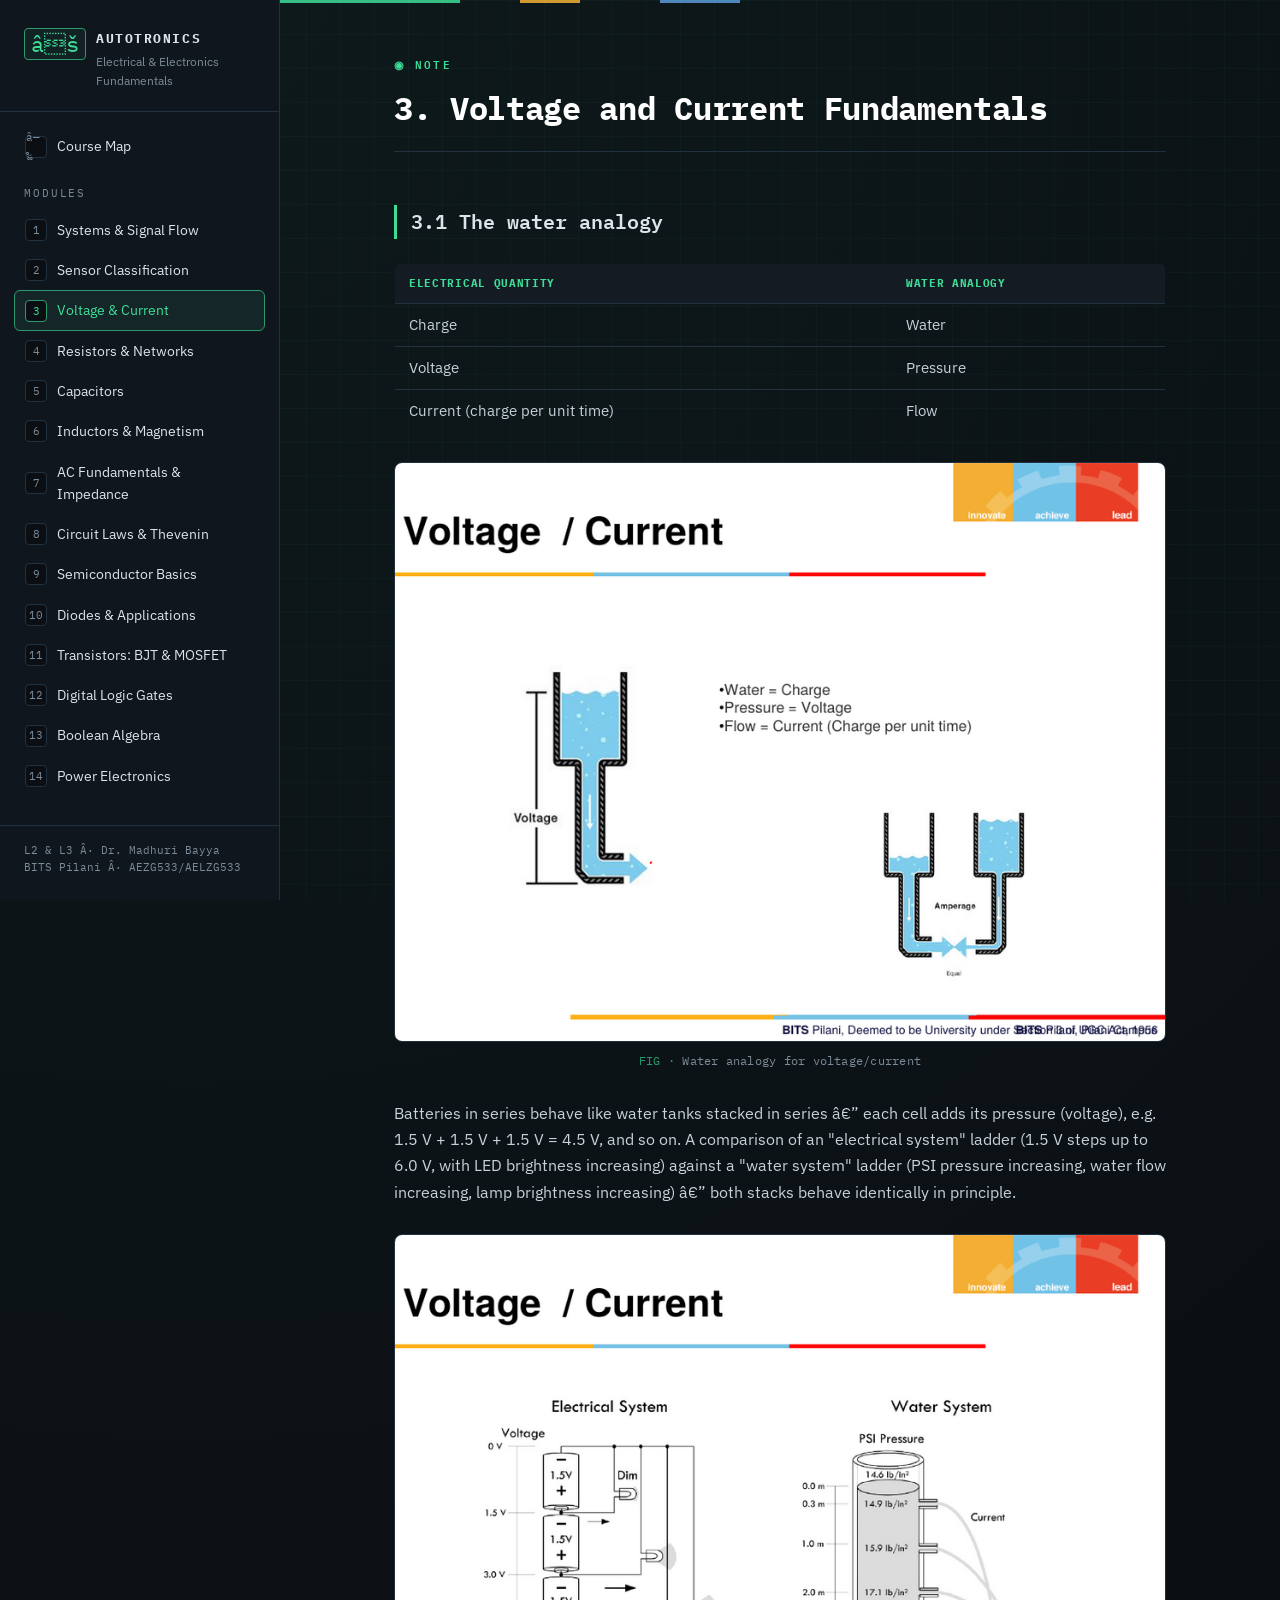
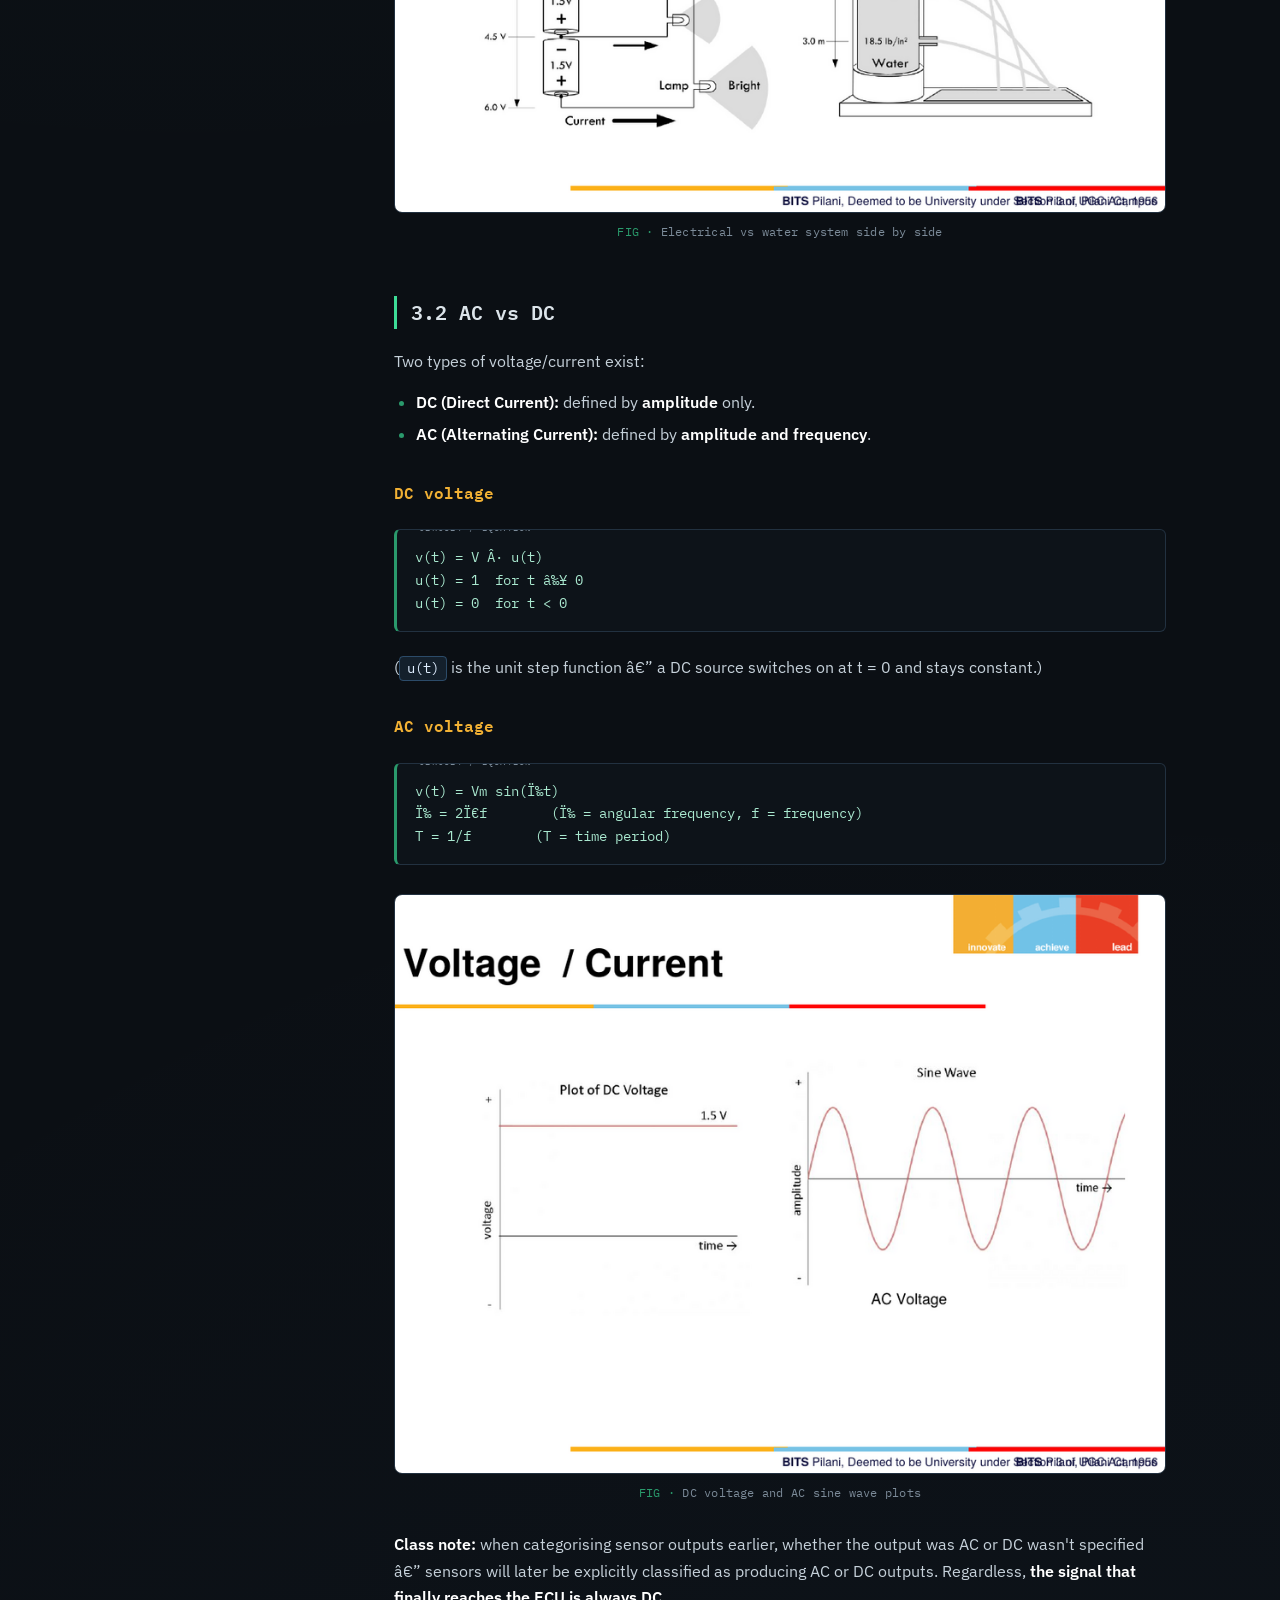
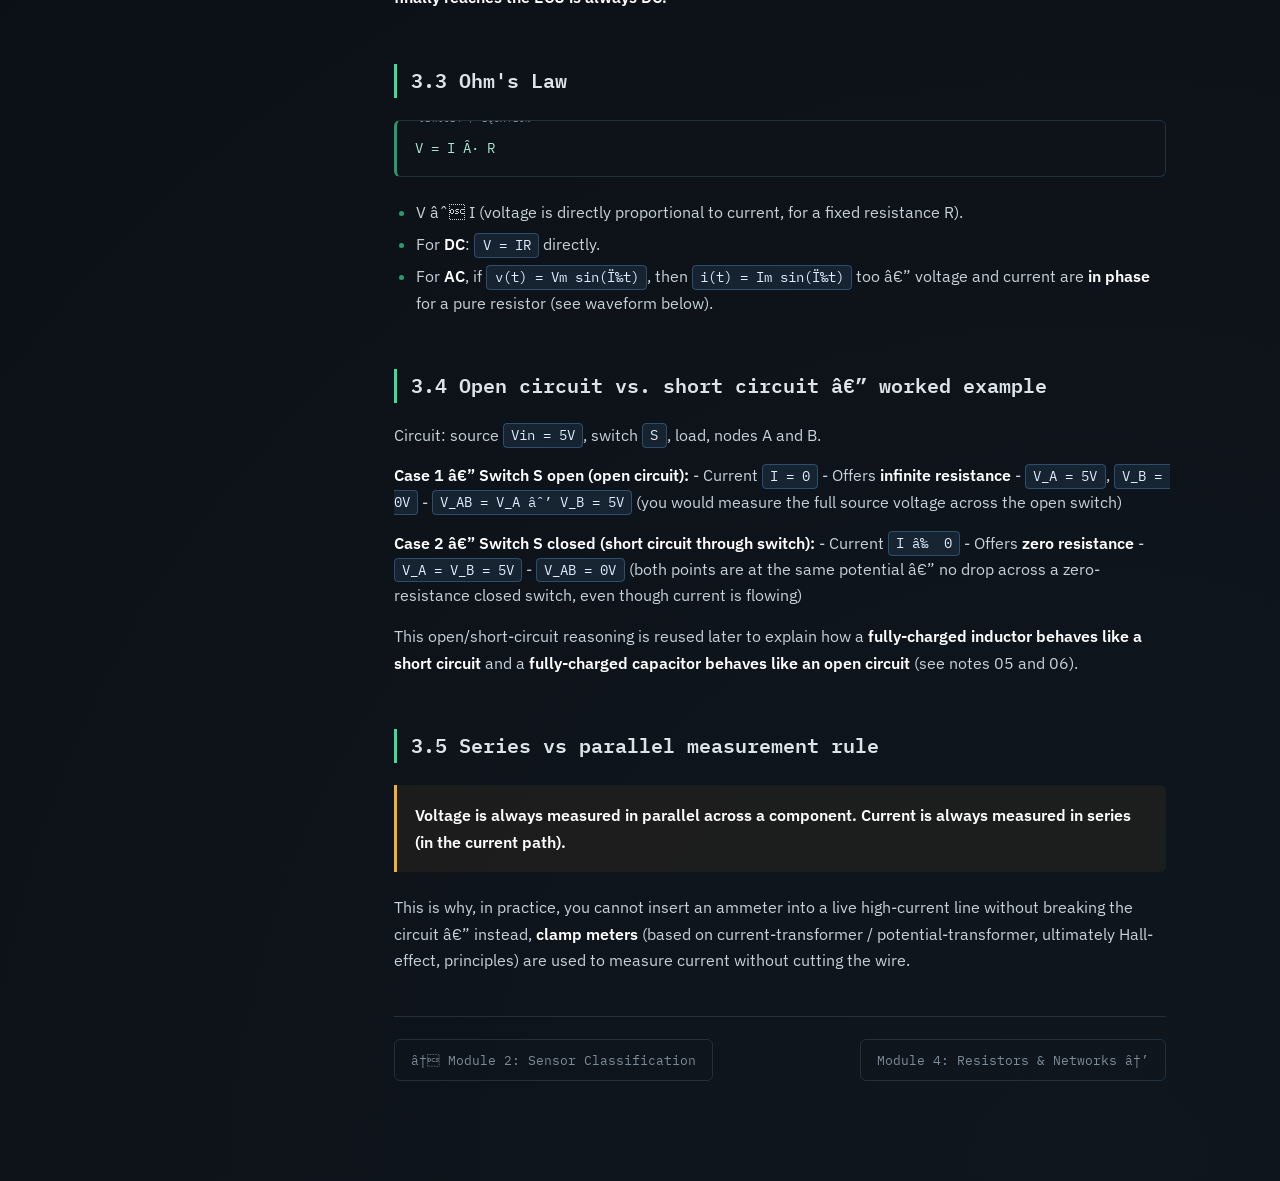
<file: notes/03-voltage-and-current.html>
﻿<!DOCTYPE html>
<html lang="en">
<head>
<meta charset="UTF-8">
<meta name="viewport" content="width=device-width, initial-scale=1.0">
<title>Module 3: Voltage & Current Â· Autotronics Fundamentals</title>
<link rel="stylesheet" href="../styles.css">
<link rel="preconnect" href="https://fonts.googleapis.com">
<link href="https://fonts.googleapis.com/css2?family=IBM+Plex+Mono:wght@400;500;600;700&family=IBM+Plex+Sans:wght@400;500;600;700&display=swap" rel="stylesheet">
</head>
<body>
<div class="board">
  <aside class="sidebar">
    <div class="sidebar-head">
      <a href="../index.html" class="logo">
        <span class="logo-mark">âš</span>
        <span class="logo-text">AUTOTRONICS<br><small>Electrical &amp; Electronics Fundamentals</small></span>
      </a>
    </div>
    <nav>
      <ul class="nav-list">
        <li class=""><a href="../index.html"><span class="pin">â—‰</span>Course Map</a></li>
      </ul>
      <div class="nav-divider">MODULES</div>
      <ul class="nav-list">
        <li class=""><a href="01-systems-and-signal-flow.html"><span class="pin">1</span>Systems &amp; Signal Flow</a></li>
<li class=""><a href="02-sensors-classification.html"><span class="pin">2</span>Sensor Classification</a></li>
<li class="active"><a href="03-voltage-and-current.html"><span class="pin">3</span>Voltage &amp; Current</a></li>
<li class=""><a href="04-resistors-and-networks.html"><span class="pin">4</span>Resistors &amp; Networks</a></li>
<li class=""><a href="05-capacitors.html"><span class="pin">5</span>Capacitors</a></li>
<li class=""><a href="06-inductors-and-magnetism.html"><span class="pin">6</span>Inductors &amp; Magnetism</a></li>
<li class=""><a href="07-ac-fundamentals-impedance.html"><span class="pin">7</span>AC Fundamentals &amp; Impedance</a></li>
<li class=""><a href="08-circuit-laws-and-thevenin.html"><span class="pin">8</span>Circuit Laws &amp; Thevenin</a></li>
<li class=""><a href="09-semiconductor-basics.html"><span class="pin">9</span>Semiconductor Basics</a></li>
<li class=""><a href="10-diodes-and-applications.html"><span class="pin">10</span>Diodes &amp; Applications</a></li>
<li class=""><a href="11-transistors-bjt-mosfet.html"><span class="pin">11</span>Transistors: BJT &amp; MOSFET</a></li>
<li class=""><a href="12-digital-logic-gates.html"><span class="pin">12</span>Digital Logic Gates</a></li>
<li class=""><a href="13-boolean-algebra.html"><span class="pin">13</span>Boolean Algebra</a></li>
<li class=""><a href="14-power-electronics-thyristors.html"><span class="pin">14</span>Power Electronics</a></li>
      </ul>
    </nav>
    <div class="sidebar-foot">L2 &amp; L3 Â· Dr. Madhuri Bayya<br>BITS Pilani Â· AEZG533/AELZG533</div>
  </aside>
  <main class="content">
    <div class="trace-rule"></div>
    <article class="markdown-body">
<h1 id="3-voltage-and-current-fundamentals">3. Voltage and Current Fundamentals</h1>
<h2 id="31-the-water-analogy">3.1 The water analogy</h2>
<table>
<thead>
<tr>
<th>Electrical quantity</th>
<th>Water analogy</th>
</tr>
</thead>
<tbody>
<tr>
<td>Charge</td>
<td>Water</td>
</tr>
<tr>
<td>Voltage</td>
<td>Pressure</td>
</tr>
<tr>
<td>Current (charge per unit time)</td>
<td>Flow</td>
</tr>
</tbody>
</table>
<figure class="diagram"><img alt="Water analogy for voltage/current" src="../assets/img/vi-water-analogy.png"><figcaption>Water analogy for voltage/current</figcaption></figure>
<p>Batteries in series behave like water tanks stacked in series â€” each cell
adds its pressure (voltage), e.g. 1.5 V + 1.5 V + 1.5 V = 4.5 V, and so on.
A comparison of an "electrical system" ladder (1.5 V steps up to 6.0 V,
with LED brightness increasing) against a "water system" ladder (PSI
pressure increasing, water flow increasing, lamp brightness increasing) â€”
both stacks behave identically in principle.</p>
<figure class="diagram"><img alt="Electrical vs water system side by side" src="../assets/img/vi-electric-water.png"><figcaption>Electrical vs water system side by side</figcaption></figure>
<h2 id="32-ac-vs-dc">3.2 AC vs DC</h2>
<p>Two types of voltage/current exist:</p>
<ul>
<li><strong>DC (Direct Current):</strong> defined by <strong>amplitude</strong> only.</li>
<li><strong>AC (Alternating Current):</strong> defined by <strong>amplitude and frequency</strong>.</li>
</ul>
<h3 id="dc-voltage">DC voltage</h3>
<pre><code>v(t) = V Â· u(t)
u(t) = 1  for t â‰¥ 0
u(t) = 0  for t &lt; 0
</code></pre>
<p>(<code>u(t)</code> is the unit step function â€” a DC source switches on at t = 0 and
stays constant.)</p>
<h3 id="ac-voltage">AC voltage</h3>
<pre><code>v(t) = Vm sin(Ï‰t)
Ï‰ = 2Ï€f        (Ï‰ = angular frequency, f = frequency)
T = 1/f        (T = time period)
</code></pre>
<figure class="diagram"><img alt="DC voltage and AC sine wave plots" src="../assets/img/vi-dc-ac-plots.png"><figcaption>DC voltage and AC sine wave plots</figcaption></figure>
<p><strong>Class note:</strong> when categorising sensor outputs earlier, whether the
output was AC or DC wasn't specified â€” sensors will later be explicitly
classified as producing AC or DC outputs. Regardless, <strong>the signal that
finally reaches the ECU is always DC.</strong></p>
<h2 id="33-ohms-law">3.3 Ohm's Law</h2>
<pre><code>V = I Â· R
</code></pre>
<ul>
<li>V âˆ I (voltage is directly proportional to current, for a fixed
  resistance R).</li>
<li>For <strong>DC</strong>: <code>V = IR</code> directly.</li>
<li>For <strong>AC</strong>, if <code>v(t) = Vm sin(Ï‰t)</code>, then <code>i(t) = Im sin(Ï‰t)</code> too â€” voltage
  and current are <strong>in phase</strong> for a pure resistor (see waveform below).</li>
</ul>
<h2 id="34-open-circuit-vs-short-circuit-worked-example">3.4 Open circuit vs. short circuit â€” worked example</h2>
<p>Circuit: source <code>Vin = 5V</code>, switch <code>S</code>, load, nodes A and B.</p>
<p><strong>Case 1 â€” Switch S open (open circuit):</strong>
- Current <code>I = 0</code>
- Offers <strong>infinite resistance</strong>
- <code>V_A = 5V</code>, <code>V_B = 0V</code>
- <code>V_AB = V_A âˆ’ V_B = 5V</code> (you would measure the full source voltage across
  the open switch)</p>
<p><strong>Case 2 â€” Switch S closed (short circuit through switch):</strong>
- Current <code>I â‰  0</code>
- Offers <strong>zero resistance</strong>
- <code>V_A = V_B = 5V</code>
- <code>V_AB = 0V</code> (both points are at the same potential â€” no drop across a
  zero-resistance closed switch, even though current is flowing)</p>
<p>This open/short-circuit reasoning is reused later to explain how a
<strong>fully-charged inductor behaves like a short circuit</strong> and a
<strong>fully-charged capacitor behaves like an open circuit</strong> (see notes 05 and
06).</p>
<h2 id="35-series-vs-parallel-measurement-rule">3.5 Series vs parallel measurement rule</h2>
<blockquote>
<p><strong>Voltage is always measured in parallel across a component.</strong>
<strong>Current is always measured in series (in the current path).</strong></p>
</blockquote>
<p>This is why, in practice, you cannot insert an ammeter into a live
high-current line without breaking the circuit â€” instead, <strong>clamp meters</strong>
(based on current-transformer / potential-transformer, ultimately
Hall-effect, principles) are used to measure current without cutting the
wire.</p>
    </article>
    <div class="pagenav">
      <div class="pagenav-inner"><a class="prev" href="02-sensors-classification.html">â† Module 2: Sensor Classification</a><a class="next" href="04-resistors-and-networks.html">Module 4: Resistors &amp; Networks â†’</a></div>
    </div>
  </main>
</div>
</body>
</html>
</file>
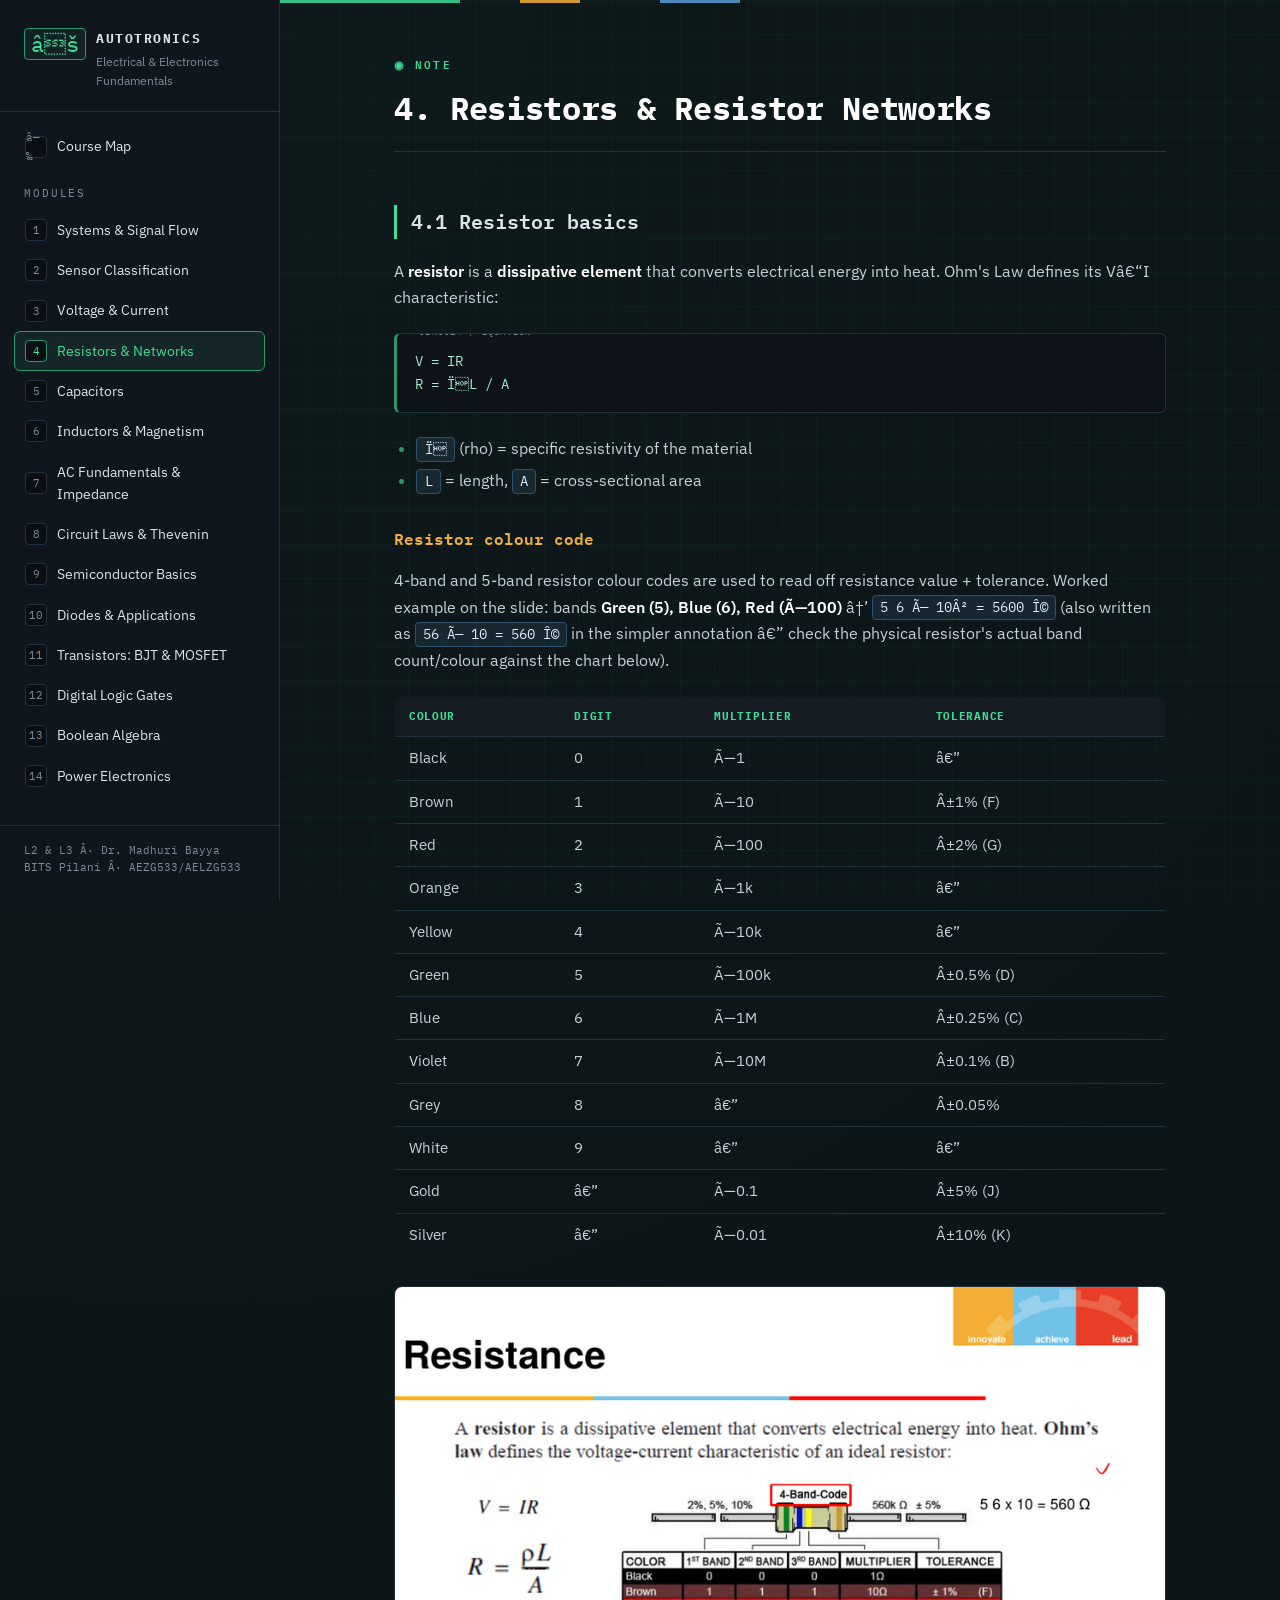
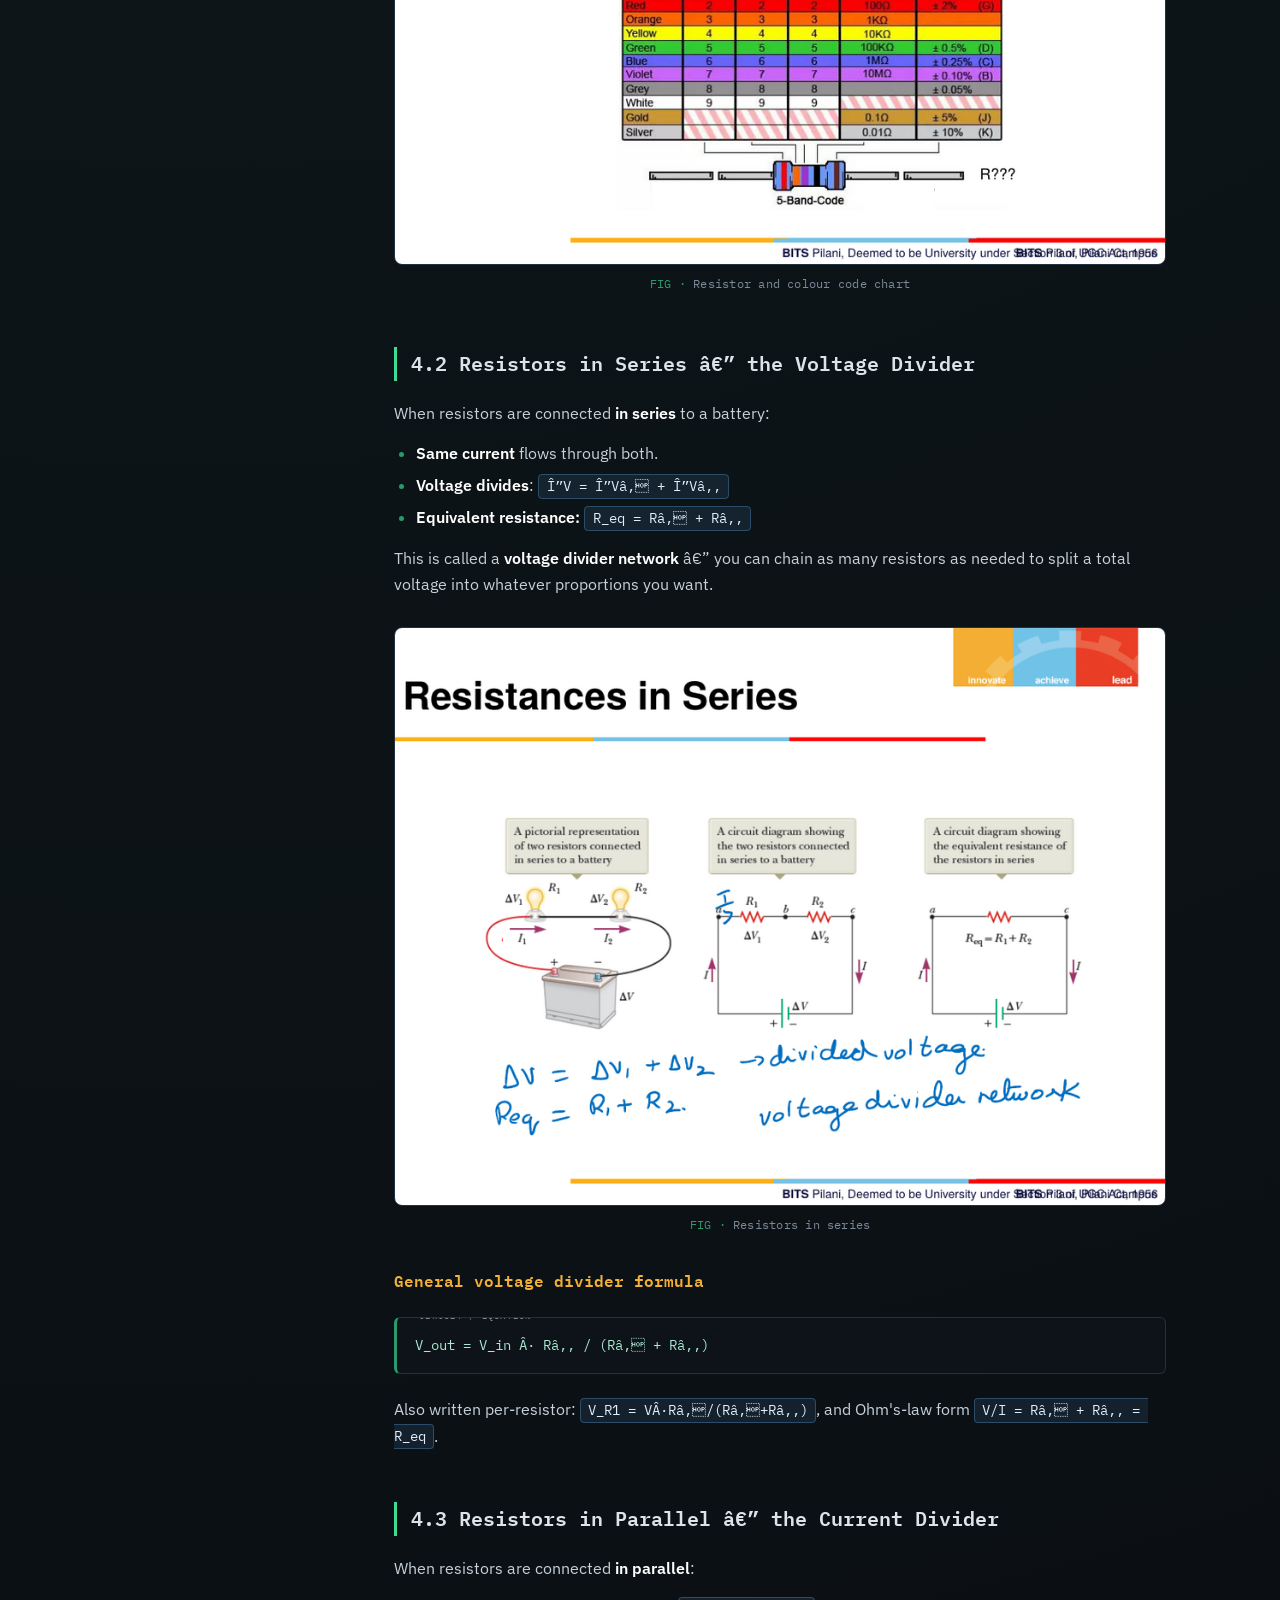
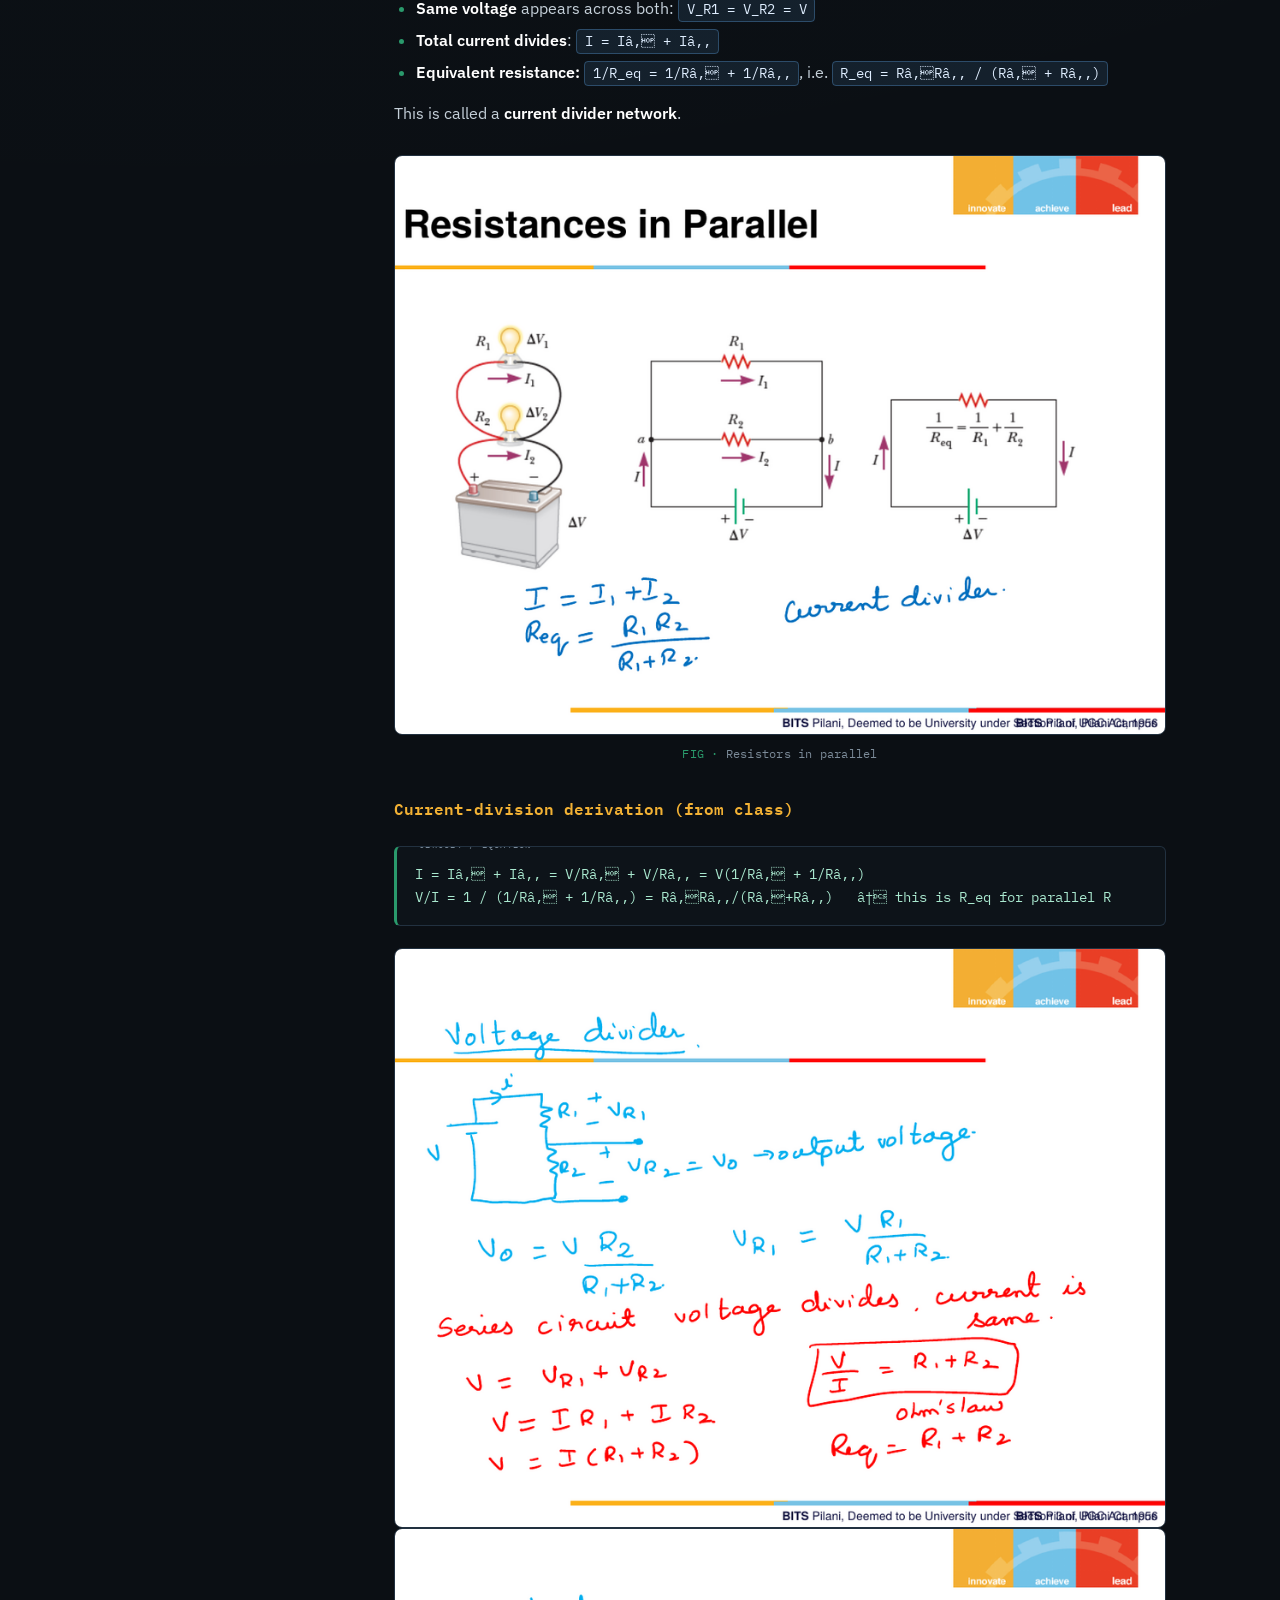
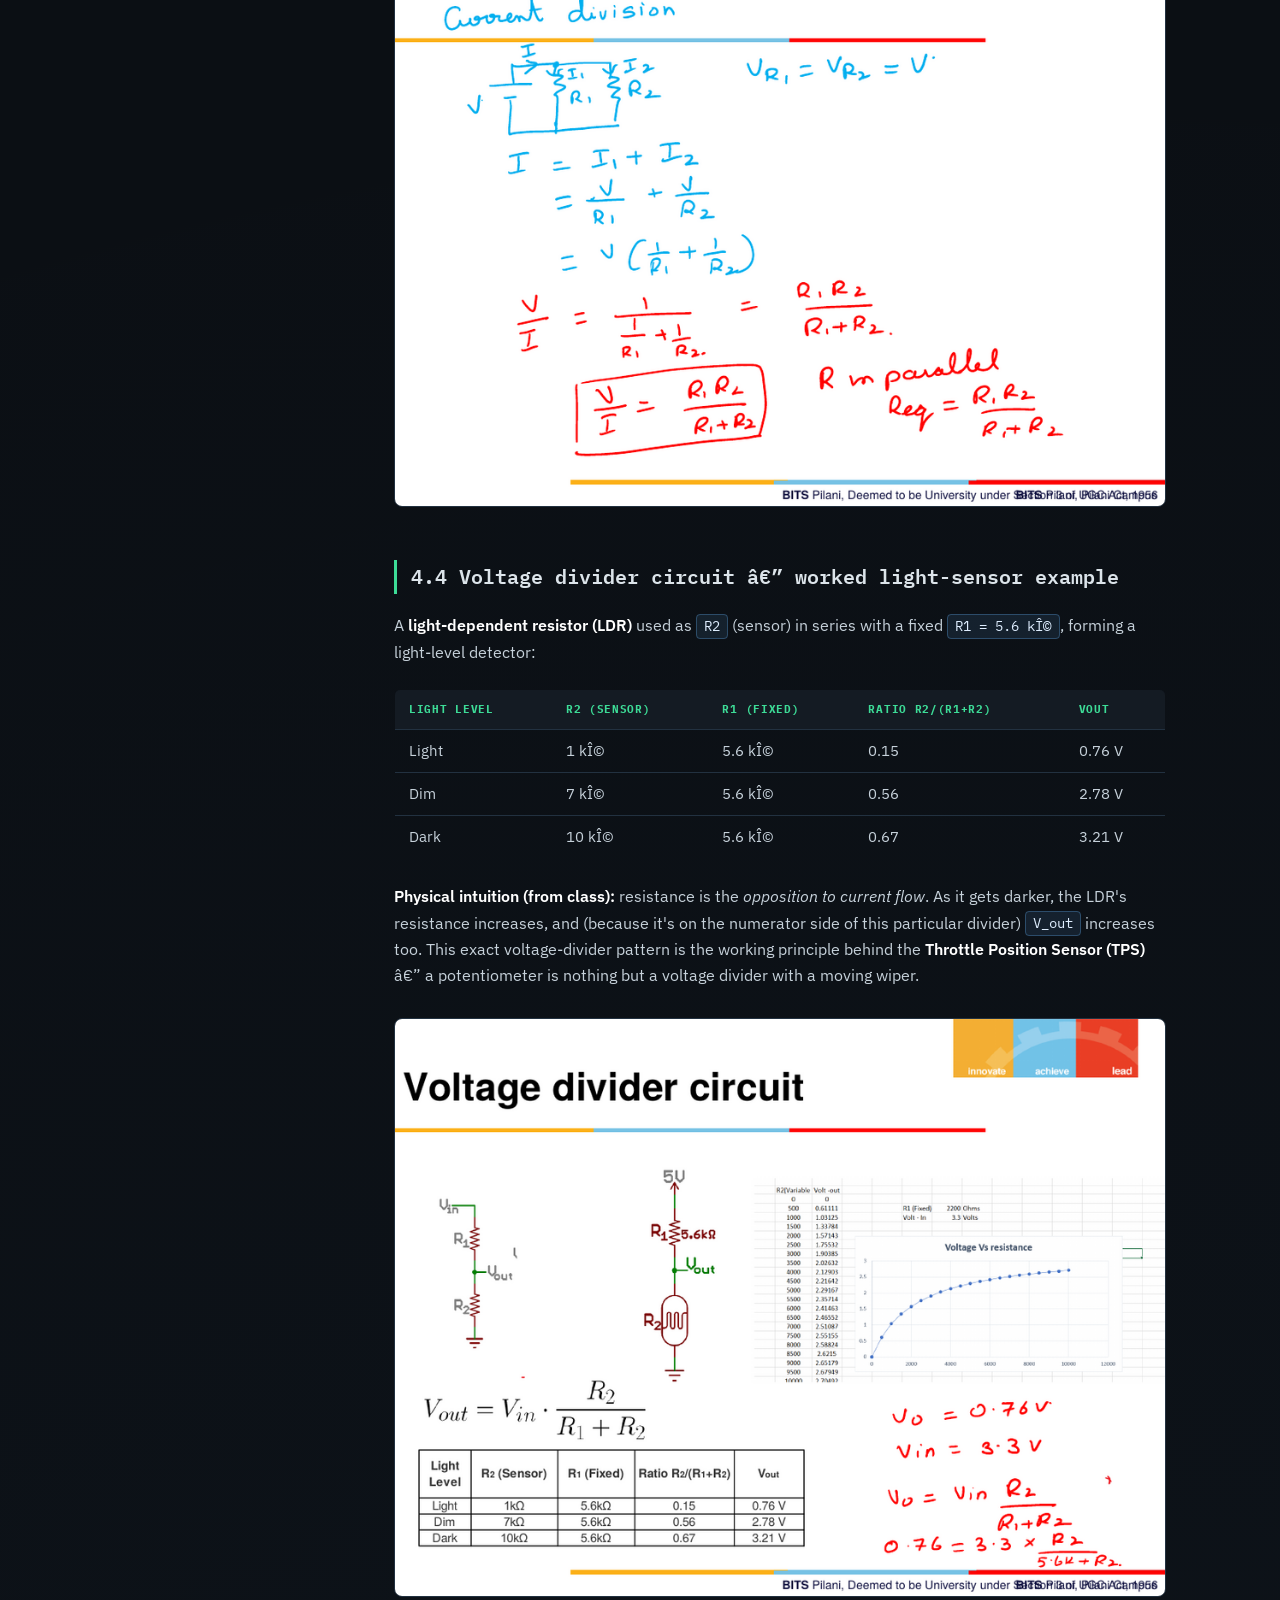
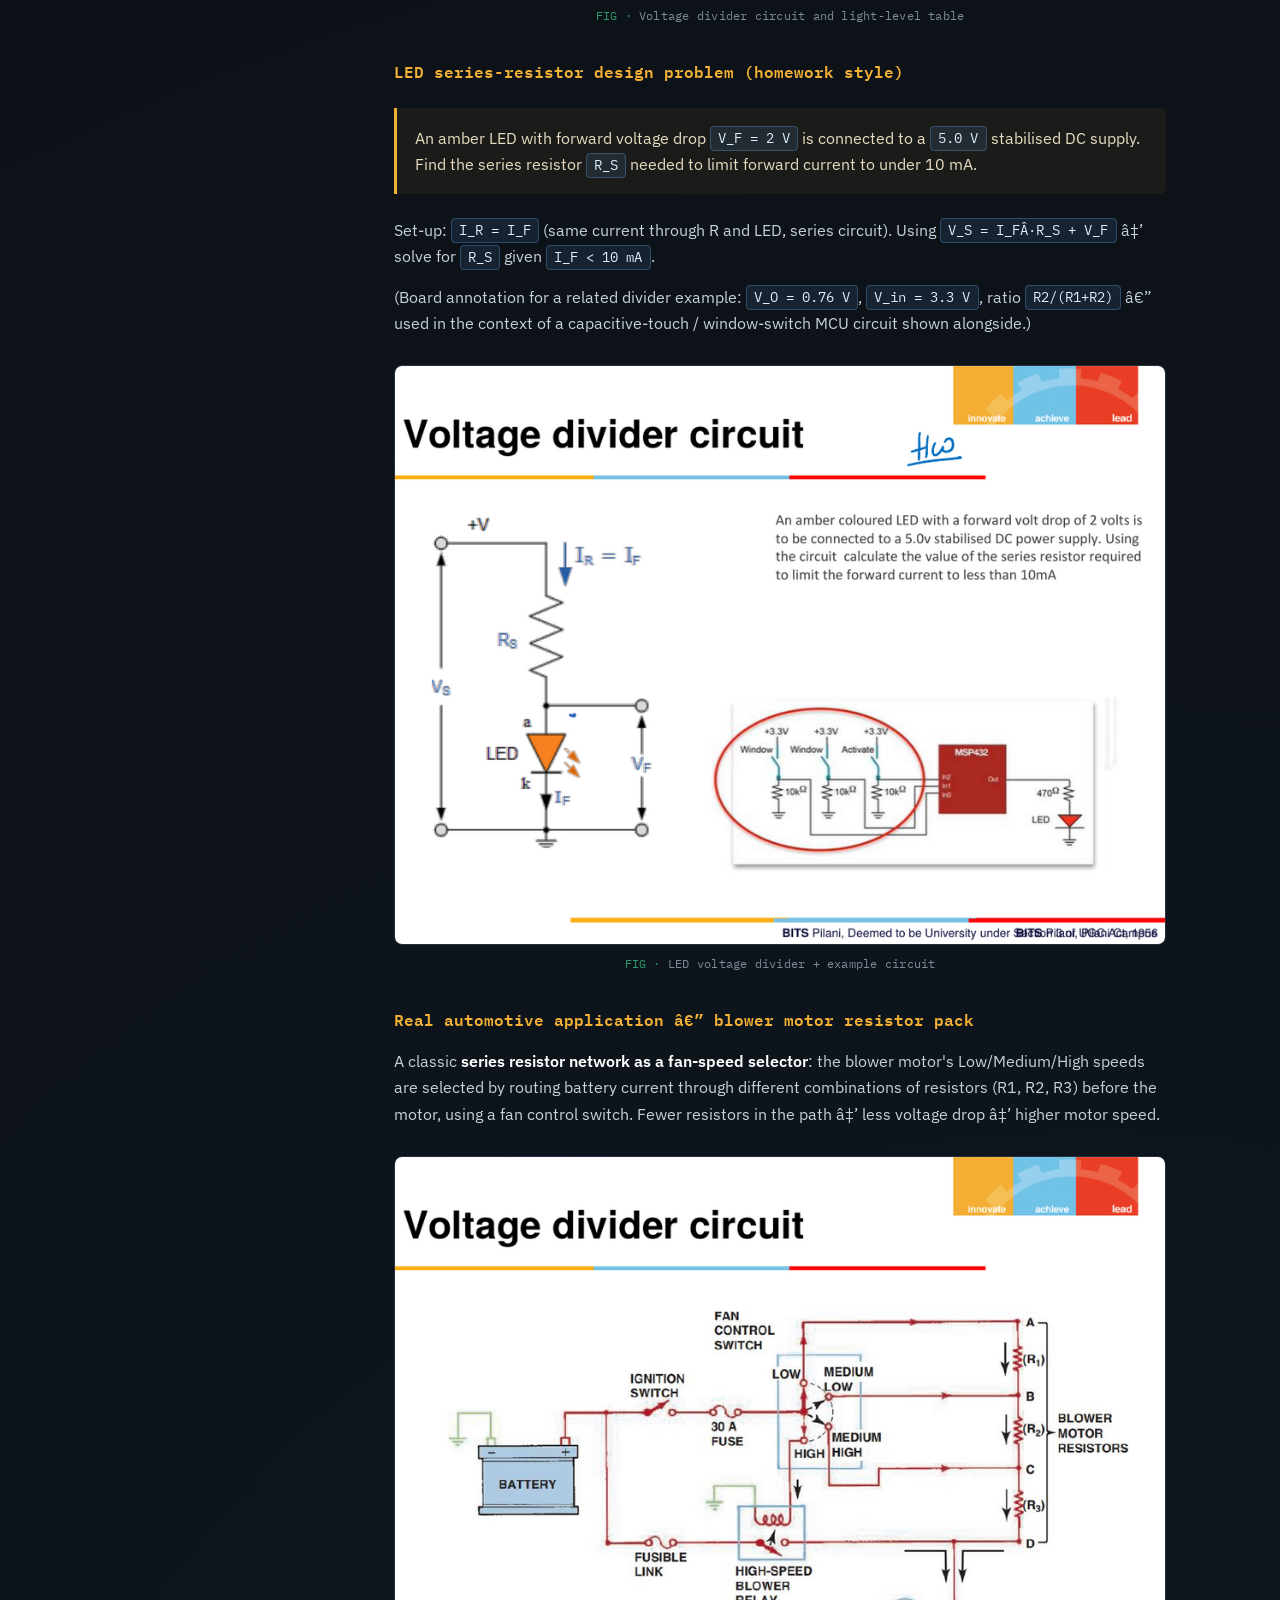
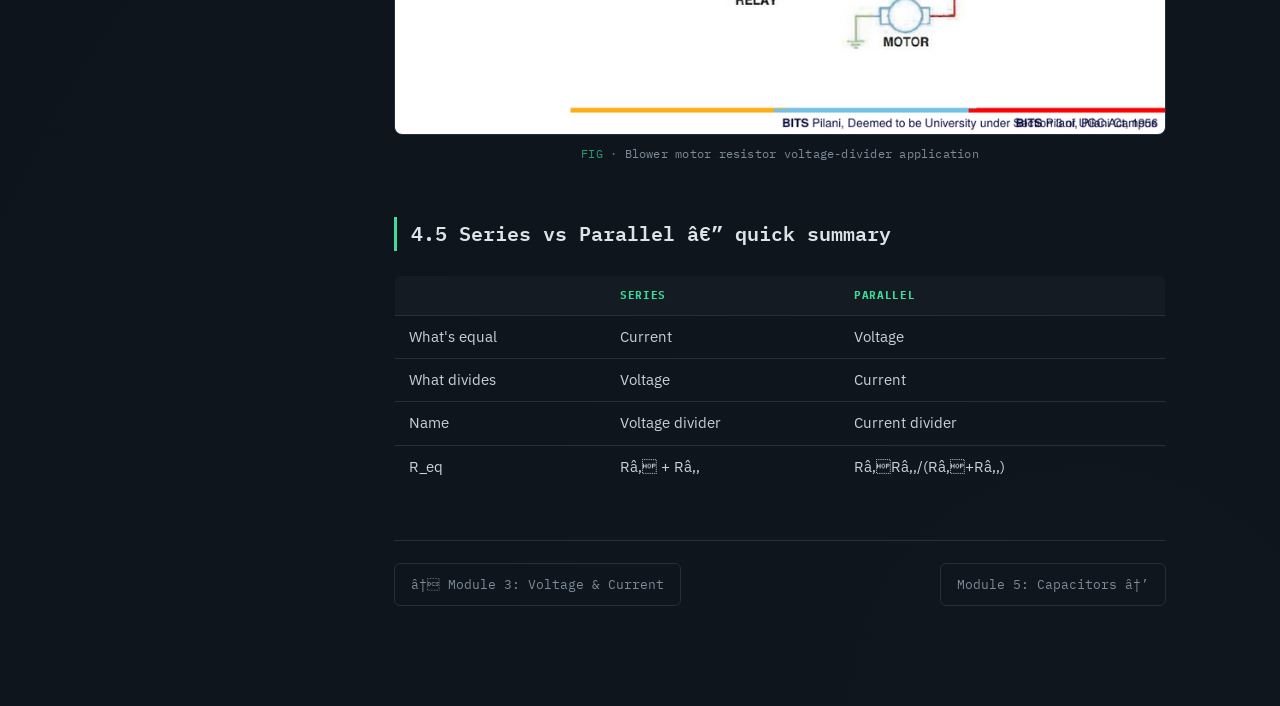
<file: notes/04-resistors-and-networks.html>
﻿<!DOCTYPE html>
<html lang="en">
<head>
<meta charset="UTF-8">
<meta name="viewport" content="width=device-width, initial-scale=1.0">
<title>Module 4: Resistors & Networks Â· Autotronics Fundamentals</title>
<link rel="stylesheet" href="../styles.css">
<link rel="preconnect" href="https://fonts.googleapis.com">
<link href="https://fonts.googleapis.com/css2?family=IBM+Plex+Mono:wght@400;500;600;700&family=IBM+Plex+Sans:wght@400;500;600;700&display=swap" rel="stylesheet">
</head>
<body>
<div class="board">
  <aside class="sidebar">
    <div class="sidebar-head">
      <a href="../index.html" class="logo">
        <span class="logo-mark">âš</span>
        <span class="logo-text">AUTOTRONICS<br><small>Electrical &amp; Electronics Fundamentals</small></span>
      </a>
    </div>
    <nav>
      <ul class="nav-list">
        <li class=""><a href="../index.html"><span class="pin">â—‰</span>Course Map</a></li>
      </ul>
      <div class="nav-divider">MODULES</div>
      <ul class="nav-list">
        <li class=""><a href="01-systems-and-signal-flow.html"><span class="pin">1</span>Systems &amp; Signal Flow</a></li>
<li class=""><a href="02-sensors-classification.html"><span class="pin">2</span>Sensor Classification</a></li>
<li class=""><a href="03-voltage-and-current.html"><span class="pin">3</span>Voltage &amp; Current</a></li>
<li class="active"><a href="04-resistors-and-networks.html"><span class="pin">4</span>Resistors &amp; Networks</a></li>
<li class=""><a href="05-capacitors.html"><span class="pin">5</span>Capacitors</a></li>
<li class=""><a href="06-inductors-and-magnetism.html"><span class="pin">6</span>Inductors &amp; Magnetism</a></li>
<li class=""><a href="07-ac-fundamentals-impedance.html"><span class="pin">7</span>AC Fundamentals &amp; Impedance</a></li>
<li class=""><a href="08-circuit-laws-and-thevenin.html"><span class="pin">8</span>Circuit Laws &amp; Thevenin</a></li>
<li class=""><a href="09-semiconductor-basics.html"><span class="pin">9</span>Semiconductor Basics</a></li>
<li class=""><a href="10-diodes-and-applications.html"><span class="pin">10</span>Diodes &amp; Applications</a></li>
<li class=""><a href="11-transistors-bjt-mosfet.html"><span class="pin">11</span>Transistors: BJT &amp; MOSFET</a></li>
<li class=""><a href="12-digital-logic-gates.html"><span class="pin">12</span>Digital Logic Gates</a></li>
<li class=""><a href="13-boolean-algebra.html"><span class="pin">13</span>Boolean Algebra</a></li>
<li class=""><a href="14-power-electronics-thyristors.html"><span class="pin">14</span>Power Electronics</a></li>
      </ul>
    </nav>
    <div class="sidebar-foot">L2 &amp; L3 Â· Dr. Madhuri Bayya<br>BITS Pilani Â· AEZG533/AELZG533</div>
  </aside>
  <main class="content">
    <div class="trace-rule"></div>
    <article class="markdown-body">
<h1 id="4-resistors-resistor-networks">4. Resistors &amp; Resistor Networks</h1>
<h2 id="41-resistor-basics">4.1 Resistor basics</h2>
<p>A <strong>resistor</strong> is a <strong>dissipative element</strong> that converts electrical
energy into heat. Ohm's Law defines its Vâ€“I characteristic:</p>
<pre><code>V = IR
R = ÏL / A
</code></pre>
<ul>
<li><code>Ï</code> (rho) = specific resistivity of the material</li>
<li><code>L</code> = length, <code>A</code> = cross-sectional area</li>
</ul>
<h3 id="resistor-colour-code">Resistor colour code</h3>
<p>4-band and 5-band resistor colour codes are used to read off resistance
value + tolerance. Worked example on the slide: bands <strong>Green (5), Blue
(6), Red (Ã—100)</strong> â†’ <code>5 6 Ã— 10Â² = 5600 Î©</code> (also written as <code>56 Ã— 10 = 560 Î©</code>
in the simpler annotation â€” check the physical resistor's actual band
count/colour against the chart below).</p>
<table>
<thead>
<tr>
<th>Colour</th>
<th>Digit</th>
<th>Multiplier</th>
<th>Tolerance</th>
</tr>
</thead>
<tbody>
<tr>
<td>Black</td>
<td>0</td>
<td>Ã—1</td>
<td>â€”</td>
</tr>
<tr>
<td>Brown</td>
<td>1</td>
<td>Ã—10</td>
<td>Â±1% (F)</td>
</tr>
<tr>
<td>Red</td>
<td>2</td>
<td>Ã—100</td>
<td>Â±2% (G)</td>
</tr>
<tr>
<td>Orange</td>
<td>3</td>
<td>Ã—1k</td>
<td>â€”</td>
</tr>
<tr>
<td>Yellow</td>
<td>4</td>
<td>Ã—10k</td>
<td>â€”</td>
</tr>
<tr>
<td>Green</td>
<td>5</td>
<td>Ã—100k</td>
<td>Â±0.5% (D)</td>
</tr>
<tr>
<td>Blue</td>
<td>6</td>
<td>Ã—1M</td>
<td>Â±0.25% (C)</td>
</tr>
<tr>
<td>Violet</td>
<td>7</td>
<td>Ã—10M</td>
<td>Â±0.1% (B)</td>
</tr>
<tr>
<td>Grey</td>
<td>8</td>
<td>â€”</td>
<td>Â±0.05%</td>
</tr>
<tr>
<td>White</td>
<td>9</td>
<td>â€”</td>
<td>â€”</td>
</tr>
<tr>
<td>Gold</td>
<td>â€”</td>
<td>Ã—0.1</td>
<td>Â±5% (J)</td>
</tr>
<tr>
<td>Silver</td>
<td>â€”</td>
<td>Ã—0.01</td>
<td>Â±10% (K)</td>
</tr>
</tbody>
</table>
<figure class="diagram"><img alt="Resistor and colour code chart" src="../assets/img/resistor-colorcode.png"><figcaption>Resistor and colour code chart</figcaption></figure>
<h2 id="42-resistors-in-series-the-voltage-divider">4.2 Resistors in Series â€” the Voltage Divider</h2>
<p>When resistors are connected <strong>in series</strong> to a battery:</p>
<ul>
<li><strong>Same current</strong> flows through both.</li>
<li><strong>Voltage divides</strong>: <code>Î”V = Î”Vâ‚ + Î”Vâ‚‚</code></li>
<li><strong>Equivalent resistance:</strong> <code>R_eq = Râ‚ + Râ‚‚</code></li>
</ul>
<p>This is called a <strong>voltage divider network</strong> â€” you can chain as many
resistors as needed to split a total voltage into whatever proportions you
want.</p>
<figure class="diagram"><img alt="Resistors in series" src="../assets/img/resistors-series.png"><figcaption>Resistors in series</figcaption></figure>
<h3 id="general-voltage-divider-formula">General voltage divider formula</h3>
<pre><code>V_out = V_in Â· Râ‚‚ / (Râ‚ + Râ‚‚)
</code></pre>
<p>Also written per-resistor: <code>V_R1 = VÂ·Râ‚/(Râ‚+Râ‚‚)</code>, and Ohm's-law form
<code>V/I = Râ‚ + Râ‚‚ = R_eq</code>.</p>
<h2 id="43-resistors-in-parallel-the-current-divider">4.3 Resistors in Parallel â€” the Current Divider</h2>
<p>When resistors are connected <strong>in parallel</strong>:</p>
<ul>
<li><strong>Same voltage</strong> appears across both: <code>V_R1 = V_R2 = V</code></li>
<li><strong>Total current divides</strong>: <code>I = Iâ‚ + Iâ‚‚</code></li>
<li><strong>Equivalent resistance:</strong> <code>1/R_eq = 1/Râ‚ + 1/Râ‚‚</code>, i.e.
  <code>R_eq = Râ‚Râ‚‚ / (Râ‚ + Râ‚‚)</code></li>
</ul>
<p>This is called a <strong>current divider network</strong>.</p>
<figure class="diagram"><img alt="Resistors in parallel" src="../assets/img/resistors-parallel.png"><figcaption>Resistors in parallel</figcaption></figure>
<h3 id="current-division-derivation-from-class">Current-division derivation (from class)</h3>
<pre><code>I = Iâ‚ + Iâ‚‚ = V/Râ‚ + V/Râ‚‚ = V(1/Râ‚ + 1/Râ‚‚)
V/I = 1 / (1/Râ‚ + 1/Râ‚‚) = Râ‚Râ‚‚/(Râ‚+Râ‚‚)   â† this is R_eq for parallel R
</code></pre>
<p><img alt="Voltage/current division board work" src="../assets/img/voltage-current-division.png" />
<img alt="Current division derivation" src="../assets/img/current-division.png" /></p>
<h2 id="44-voltage-divider-circuit-worked-light-sensor-example">4.4 Voltage divider circuit â€” worked light-sensor example</h2>
<p>A <strong>light-dependent resistor (LDR)</strong> used as <code>R2</code> (sensor) in series with a
fixed <code>R1 = 5.6 kÎ©</code>, forming a light-level detector:</p>
<table>
<thead>
<tr>
<th>Light Level</th>
<th>R2 (Sensor)</th>
<th>R1 (Fixed)</th>
<th>Ratio R2/(R1+R2)</th>
<th>Vout</th>
</tr>
</thead>
<tbody>
<tr>
<td>Light</td>
<td>1 kÎ©</td>
<td>5.6 kÎ©</td>
<td>0.15</td>
<td>0.76 V</td>
</tr>
<tr>
<td>Dim</td>
<td>7 kÎ©</td>
<td>5.6 kÎ©</td>
<td>0.56</td>
<td>2.78 V</td>
</tr>
<tr>
<td>Dark</td>
<td>10 kÎ©</td>
<td>5.6 kÎ©</td>
<td>0.67</td>
<td>3.21 V</td>
</tr>
</tbody>
</table>
<p><strong>Physical intuition (from class):</strong> resistance is the <em>opposition to
current flow</em>. As it gets darker, the LDR's resistance increases, and
(because it's on the numerator side of this particular divider) <code>V_out</code>
increases too. This exact voltage-divider pattern is the working principle
behind the <strong>Throttle Position Sensor (TPS)</strong> â€” a potentiometer is nothing
but a voltage divider with a moving wiper.</p>
<figure class="diagram"><img alt="Voltage divider circuit and light-level table" src="../assets/img/voltage-divider-1.png"><figcaption>Voltage divider circuit and light-level table</figcaption></figure>
<h3 id="led-series-resistor-design-problem-homework-style">LED series-resistor design problem (homework style)</h3>
<blockquote>
<p>An amber LED with forward voltage drop <code>V_F = 2 V</code> is connected to a
<code>5.0 V</code> stabilised DC supply. Find the series resistor <code>R_S</code> needed to
limit forward current to under 10 mA.</p>
</blockquote>
<p>Set-up: <code>I_R = I_F</code> (same current through R and LED, series circuit).
Using <code>V_S = I_FÂ·R_S + V_F</code> â‡’ solve for <code>R_S</code> given <code>I_F &lt; 10 mA</code>.</p>
<p>(Board annotation for a related divider example: <code>V_O = 0.76 V</code>,
<code>V_in = 3.3 V</code>, ratio <code>R2/(R1+R2)</code> â€” used in the context of a
capacitive-touch / window-switch MCU circuit shown alongside.)</p>
<figure class="diagram"><img alt="LED voltage divider + example circuit" src="../assets/img/voltage-divider-led.png"><figcaption>LED voltage divider + example circuit</figcaption></figure>
<h3 id="real-automotive-application-blower-motor-resistor-pack">Real automotive application â€” blower motor resistor pack</h3>
<p>A classic <strong>series resistor network as a fan-speed selector</strong>: the blower
motor's Low/Medium/High speeds are selected by routing battery current
through different combinations of resistors (R1, R2, R3) before the motor,
using a fan control switch. Fewer resistors in the path â‡’ less voltage
drop â‡’ higher motor speed.</p>
<figure class="diagram"><img alt="Blower motor resistor voltage-divider application" src="../assets/img/voltage-divider-blower.png"><figcaption>Blower motor resistor voltage-divider application</figcaption></figure>
<h2 id="45-series-vs-parallel-quick-summary">4.5 Series vs Parallel â€” quick summary</h2>
<table>
<thead>
<tr>
<th></th>
<th>Series</th>
<th>Parallel</th>
</tr>
</thead>
<tbody>
<tr>
<td>What's equal</td>
<td>Current</td>
<td>Voltage</td>
</tr>
<tr>
<td>What divides</td>
<td>Voltage</td>
<td>Current</td>
</tr>
<tr>
<td>Name</td>
<td>Voltage divider</td>
<td>Current divider</td>
</tr>
<tr>
<td>R_eq</td>
<td>Râ‚ + Râ‚‚</td>
<td>Râ‚Râ‚‚/(Râ‚+Râ‚‚)</td>
</tr>
</tbody>
</table>
    </article>
    <div class="pagenav">
      <div class="pagenav-inner"><a class="prev" href="03-voltage-and-current.html">â† Module 3: Voltage &amp; Current</a><a class="next" href="05-capacitors.html">Module 5: Capacitors â†’</a></div>
    </div>
  </main>
</div>
</body>
</html>
</file>
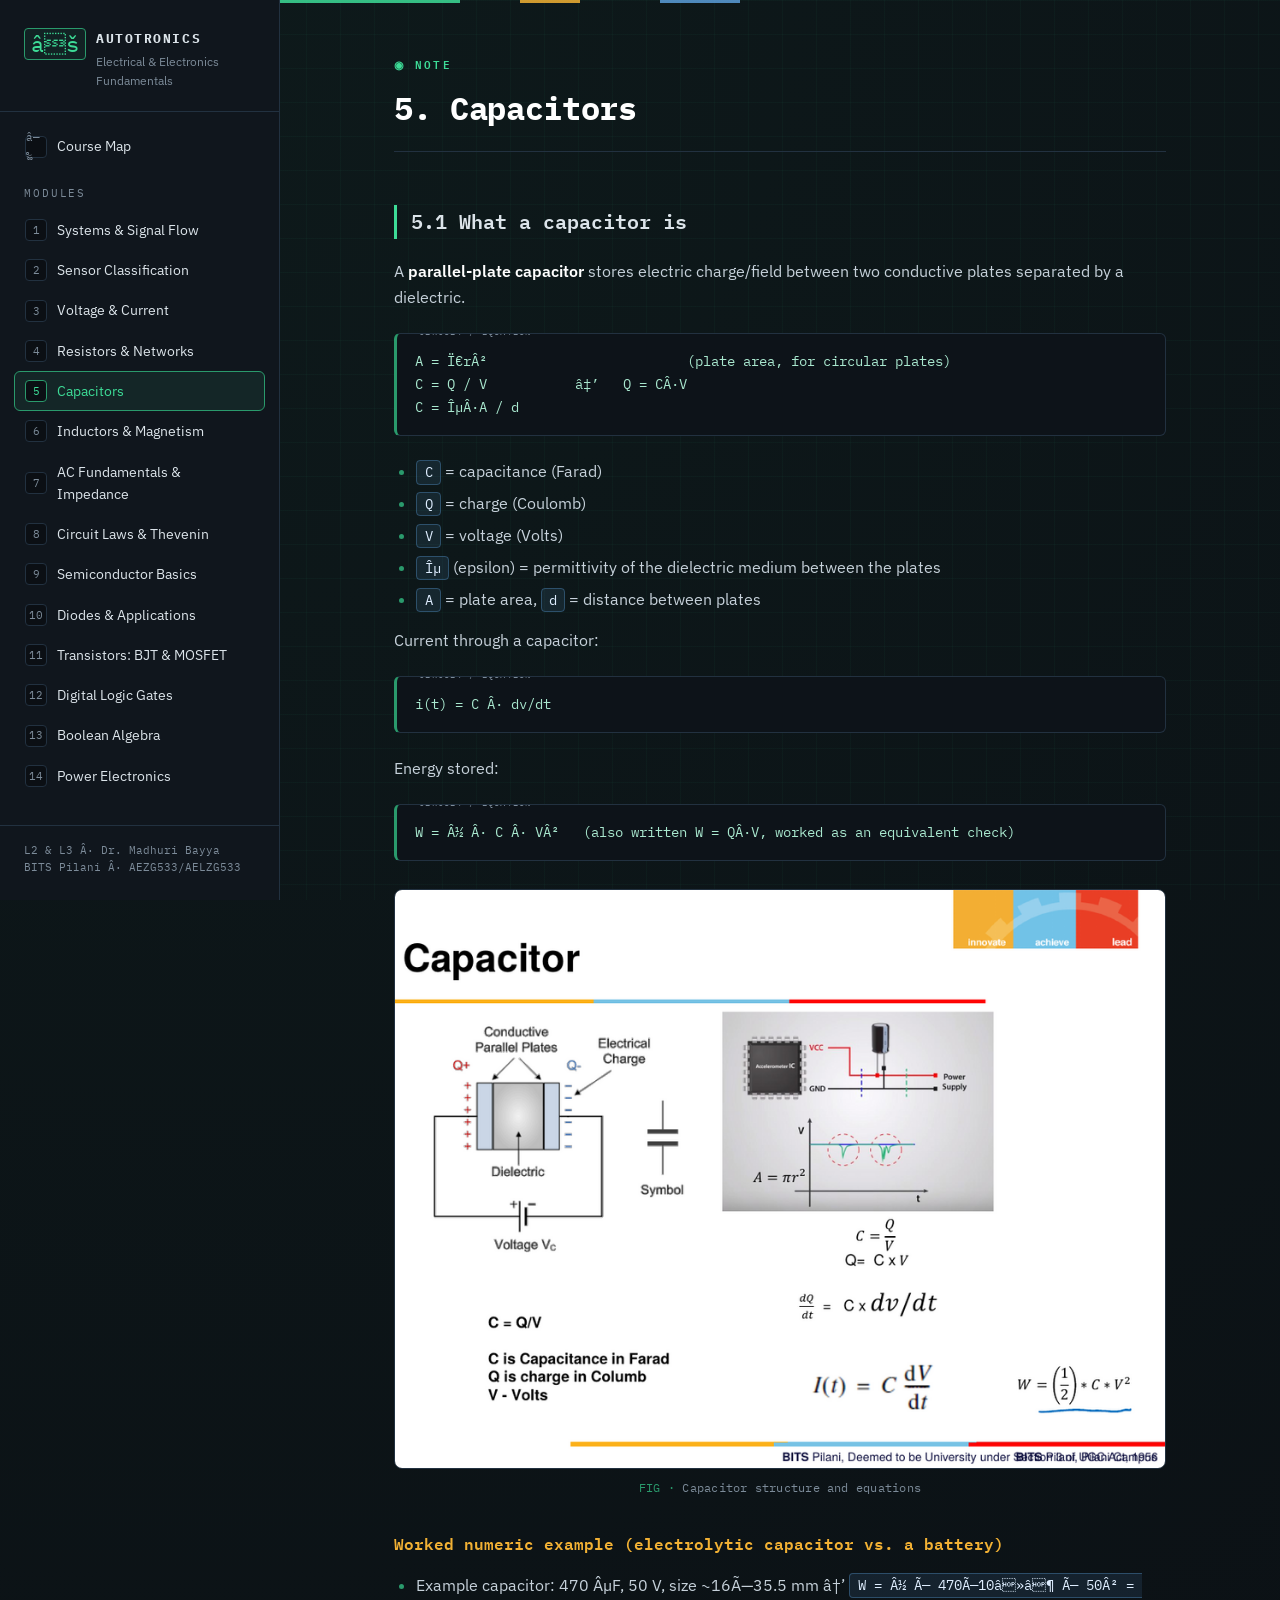
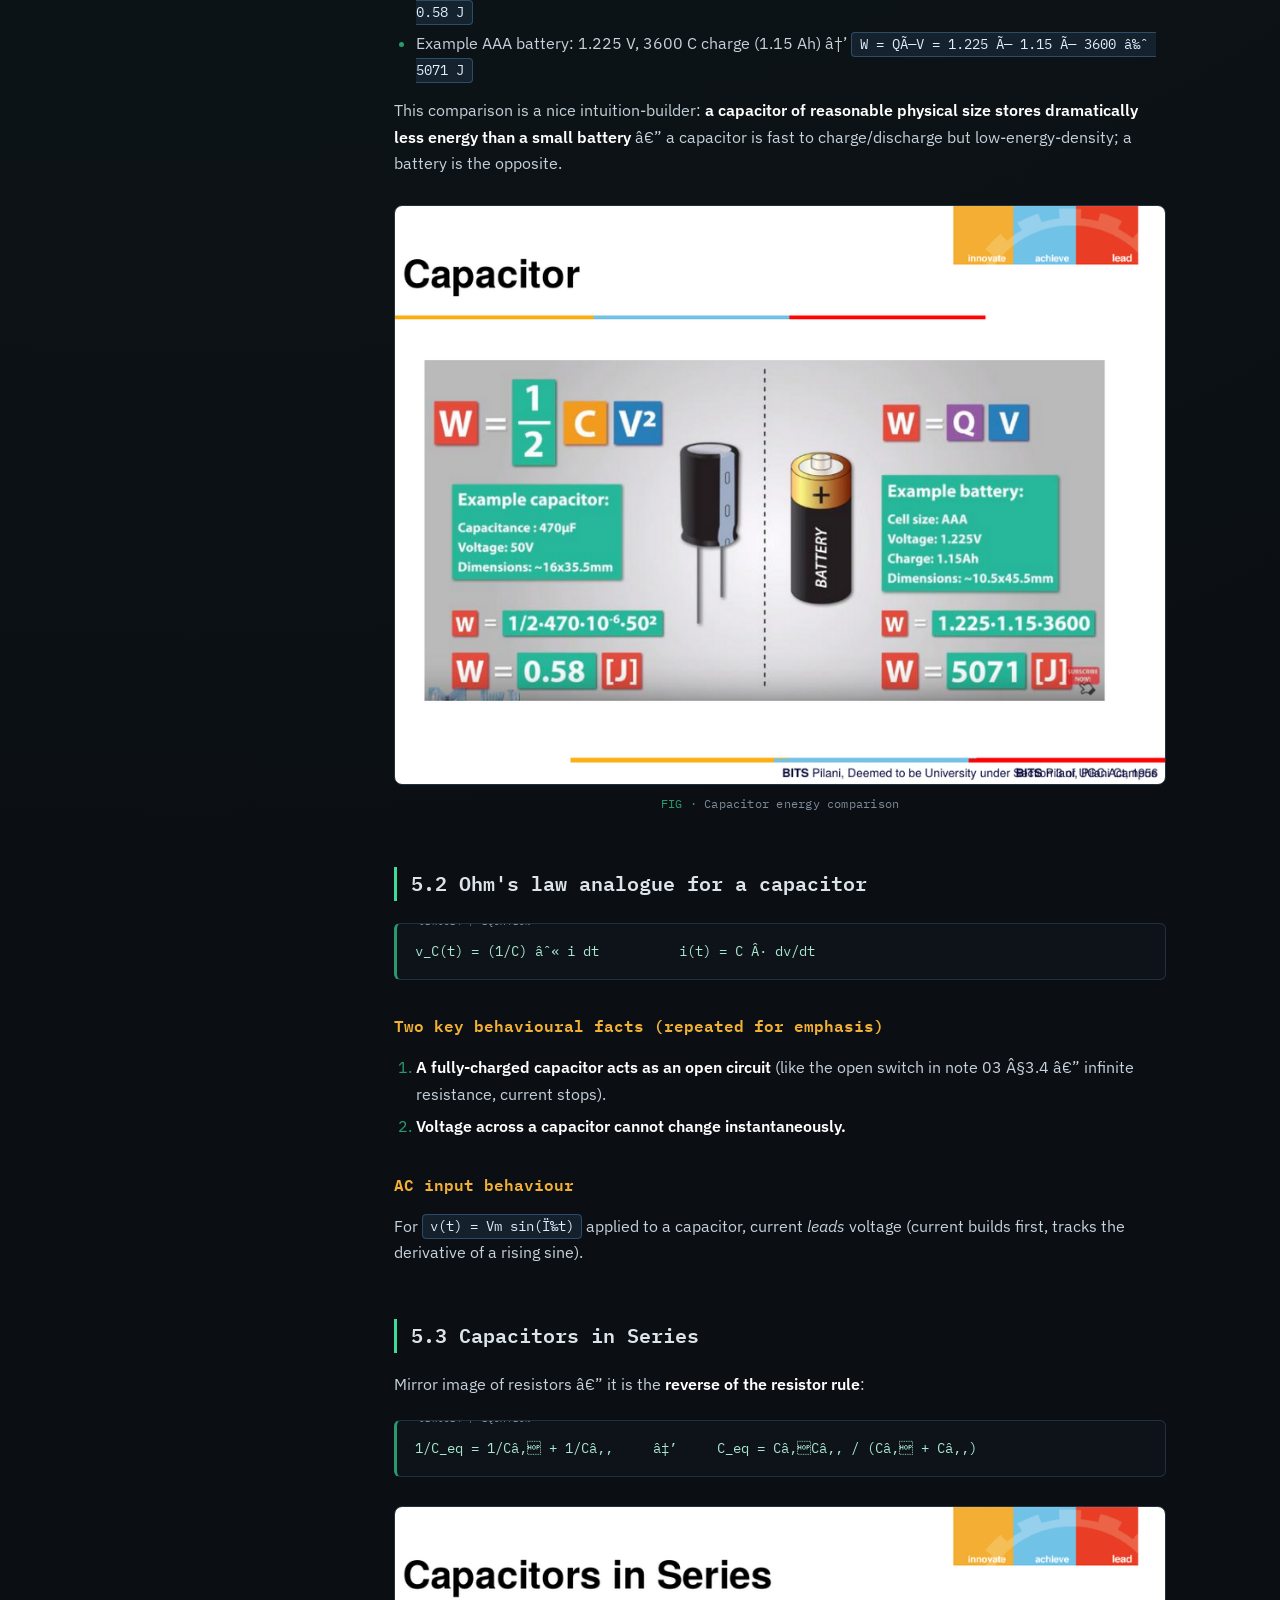
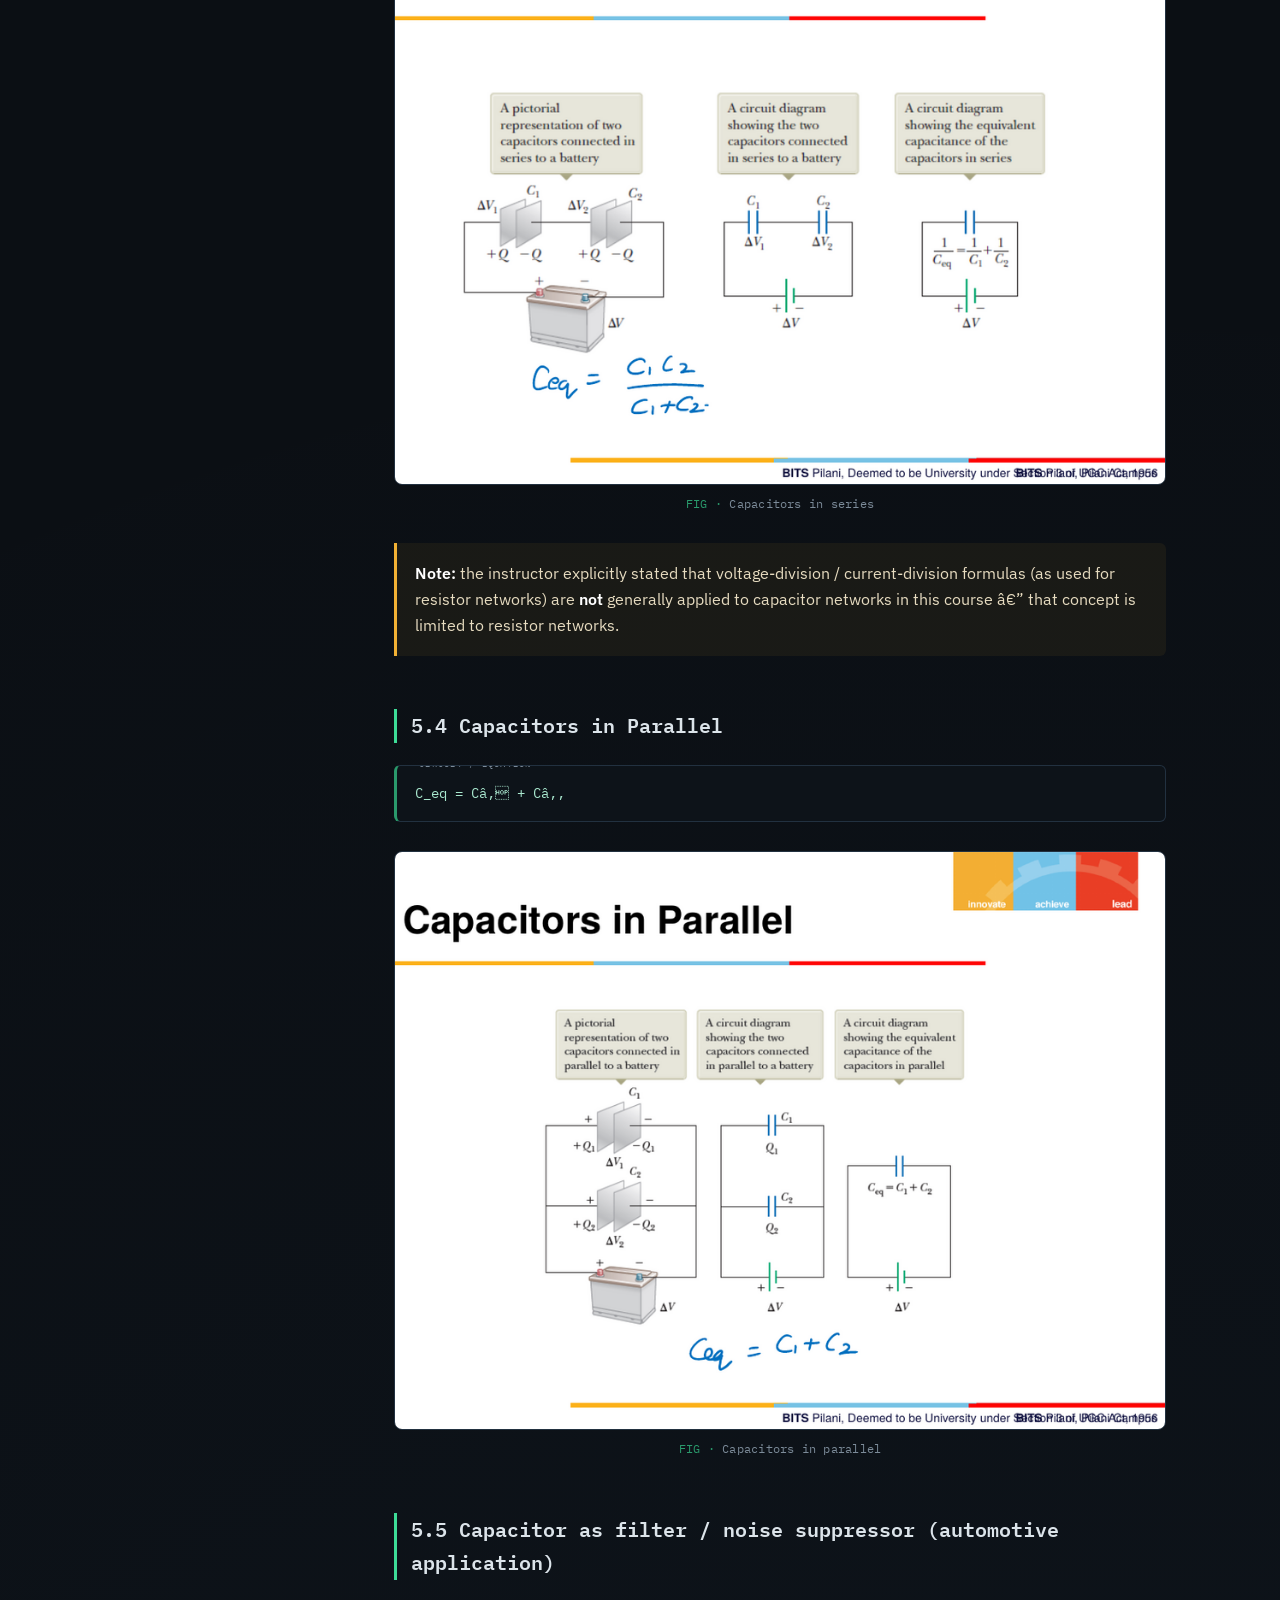
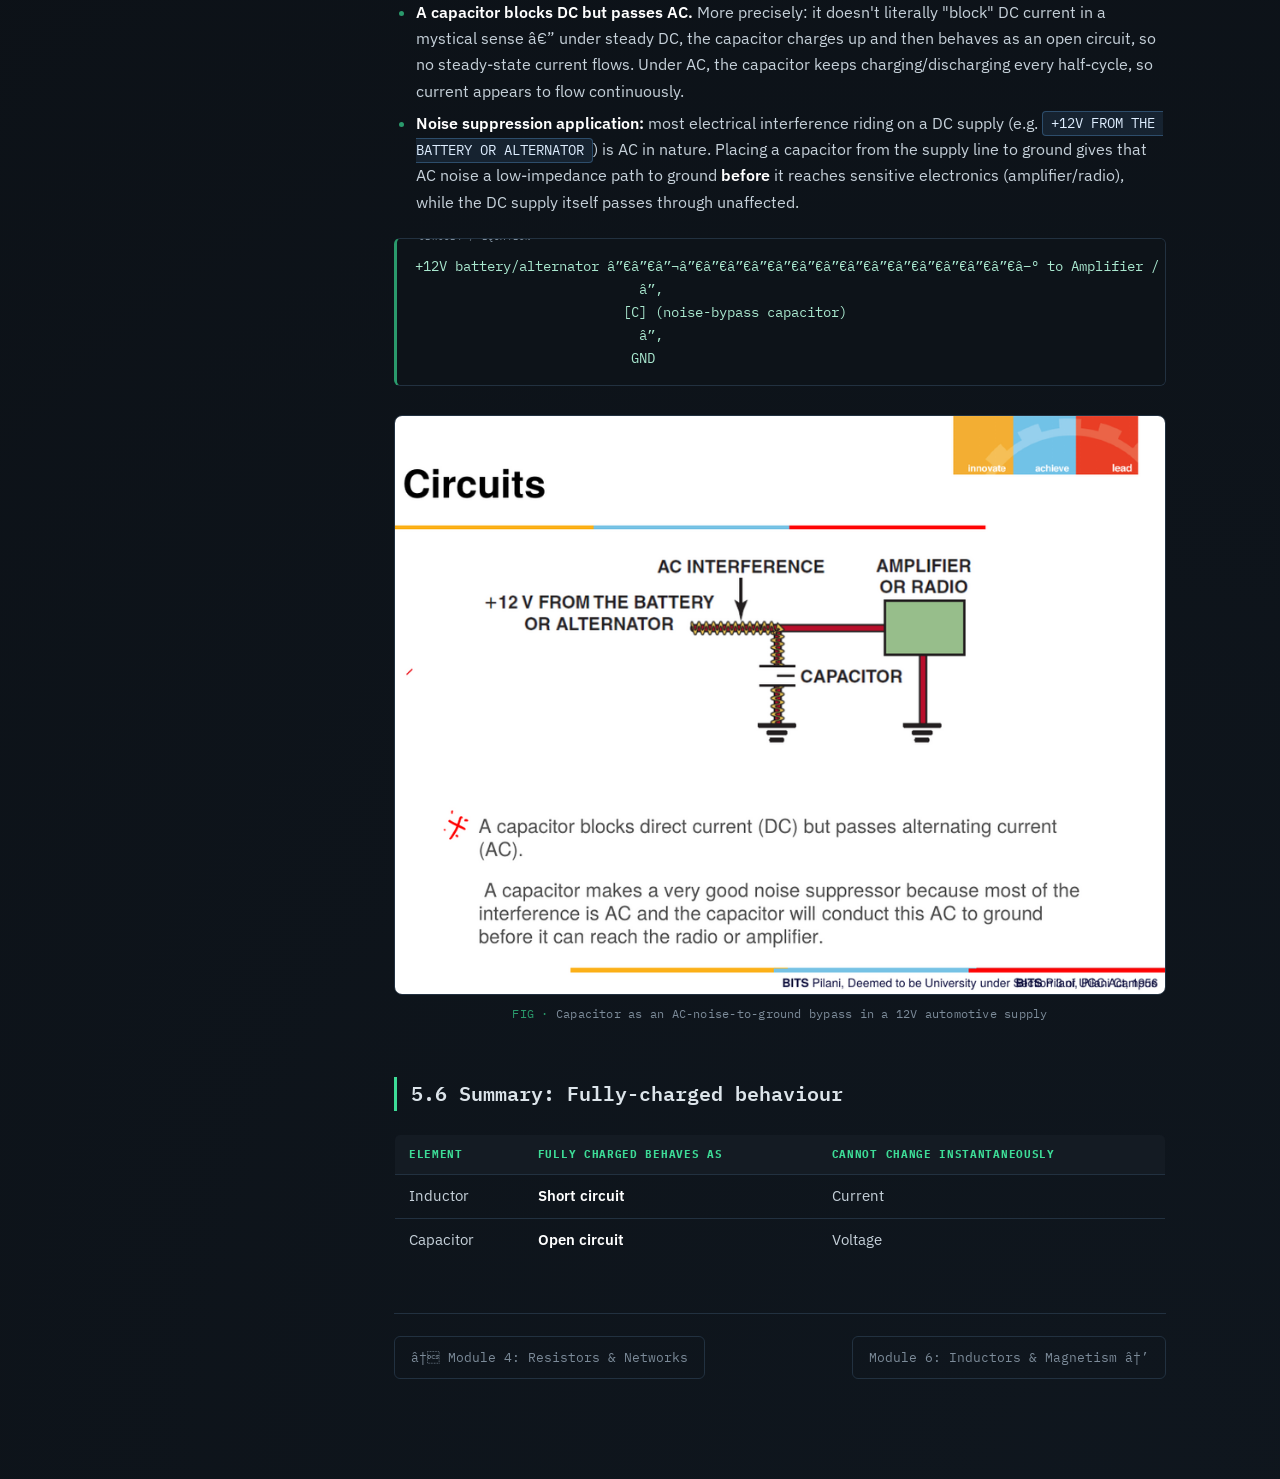
<file: notes/05-capacitors.html>
﻿<!DOCTYPE html>
<html lang="en">
<head>
<meta charset="UTF-8">
<meta name="viewport" content="width=device-width, initial-scale=1.0">
<title>Module 5: Capacitors Â· Autotronics Fundamentals</title>
<link rel="stylesheet" href="../styles.css">
<link rel="preconnect" href="https://fonts.googleapis.com">
<link href="https://fonts.googleapis.com/css2?family=IBM+Plex+Mono:wght@400;500;600;700&family=IBM+Plex+Sans:wght@400;500;600;700&display=swap" rel="stylesheet">
</head>
<body>
<div class="board">
  <aside class="sidebar">
    <div class="sidebar-head">
      <a href="../index.html" class="logo">
        <span class="logo-mark">âš</span>
        <span class="logo-text">AUTOTRONICS<br><small>Electrical &amp; Electronics Fundamentals</small></span>
      </a>
    </div>
    <nav>
      <ul class="nav-list">
        <li class=""><a href="../index.html"><span class="pin">â—‰</span>Course Map</a></li>
      </ul>
      <div class="nav-divider">MODULES</div>
      <ul class="nav-list">
        <li class=""><a href="01-systems-and-signal-flow.html"><span class="pin">1</span>Systems &amp; Signal Flow</a></li>
<li class=""><a href="02-sensors-classification.html"><span class="pin">2</span>Sensor Classification</a></li>
<li class=""><a href="03-voltage-and-current.html"><span class="pin">3</span>Voltage &amp; Current</a></li>
<li class=""><a href="04-resistors-and-networks.html"><span class="pin">4</span>Resistors &amp; Networks</a></li>
<li class="active"><a href="05-capacitors.html"><span class="pin">5</span>Capacitors</a></li>
<li class=""><a href="06-inductors-and-magnetism.html"><span class="pin">6</span>Inductors &amp; Magnetism</a></li>
<li class=""><a href="07-ac-fundamentals-impedance.html"><span class="pin">7</span>AC Fundamentals &amp; Impedance</a></li>
<li class=""><a href="08-circuit-laws-and-thevenin.html"><span class="pin">8</span>Circuit Laws &amp; Thevenin</a></li>
<li class=""><a href="09-semiconductor-basics.html"><span class="pin">9</span>Semiconductor Basics</a></li>
<li class=""><a href="10-diodes-and-applications.html"><span class="pin">10</span>Diodes &amp; Applications</a></li>
<li class=""><a href="11-transistors-bjt-mosfet.html"><span class="pin">11</span>Transistors: BJT &amp; MOSFET</a></li>
<li class=""><a href="12-digital-logic-gates.html"><span class="pin">12</span>Digital Logic Gates</a></li>
<li class=""><a href="13-boolean-algebra.html"><span class="pin">13</span>Boolean Algebra</a></li>
<li class=""><a href="14-power-electronics-thyristors.html"><span class="pin">14</span>Power Electronics</a></li>
      </ul>
    </nav>
    <div class="sidebar-foot">L2 &amp; L3 Â· Dr. Madhuri Bayya<br>BITS Pilani Â· AEZG533/AELZG533</div>
  </aside>
  <main class="content">
    <div class="trace-rule"></div>
    <article class="markdown-body">
<h1 id="5-capacitors">5. Capacitors</h1>
<h2 id="51-what-a-capacitor-is">5.1 What a capacitor is</h2>
<p>A <strong>parallel-plate capacitor</strong> stores electric charge/field between two
conductive plates separated by a dielectric.</p>
<pre><code>A = Ï€rÂ²                         (plate area, for circular plates)
C = Q / V           â‡’   Q = CÂ·V
C = ÎµÂ·A / d
</code></pre>
<ul>
<li><code>C</code> = capacitance (Farad)</li>
<li><code>Q</code> = charge (Coulomb)</li>
<li><code>V</code> = voltage (Volts)</li>
<li><code>Îµ</code> (epsilon) = permittivity of the dielectric medium between the plates</li>
<li><code>A</code> = plate area, <code>d</code> = distance between plates</li>
</ul>
<p>Current through a capacitor:</p>
<pre><code>i(t) = C Â· dv/dt
</code></pre>
<p>Energy stored:</p>
<pre><code>W = Â½ Â· C Â· VÂ²   (also written W = QÂ·V, worked as an equivalent check)
</code></pre>
<figure class="diagram"><img alt="Capacitor structure and equations" src="../assets/img/capacitor-basics.png"><figcaption>Capacitor structure and equations</figcaption></figure>
<h3 id="worked-numeric-example-electrolytic-capacitor-vs-a-battery">Worked numeric example (electrolytic capacitor vs. a battery)</h3>
<ul>
<li>Example capacitor: 470 ÂµF, 50 V, size ~16Ã—35.5 mm â†’
  <code>W = Â½ Ã— 470Ã—10â»â¶ Ã— 50Â² = 0.58 J</code></li>
<li>Example AAA battery: 1.225 V, 3600 C charge (1.15 Ah) â†’
  <code>W = QÃ—V = 1.225 Ã— 1.15 Ã— 3600 â‰ˆ 5071 J</code></li>
</ul>
<p>This comparison is a nice intuition-builder: <strong>a capacitor of reasonable
physical size stores dramatically less energy than a small battery</strong> â€” a
capacitor is fast to charge/discharge but low-energy-density; a battery is
the opposite.</p>
<figure class="diagram"><img alt="Capacitor energy comparison" src="../assets/img/capacitor-energy.png"><figcaption>Capacitor energy comparison</figcaption></figure>
<h2 id="52-ohms-law-analogue-for-a-capacitor">5.2 Ohm's law analogue for a capacitor</h2>
<pre><code>v_C(t) = (1/C) âˆ« i dt          i(t) = C Â· dv/dt
</code></pre>
<h3 id="two-key-behavioural-facts-repeated-for-emphasis">Two key behavioural facts (repeated for emphasis)</h3>
<ol>
<li><strong>A fully-charged capacitor acts as an open circuit</strong> (like the open
   switch in note 03 Â§3.4 â€” infinite resistance, current stops).</li>
<li><strong>Voltage across a capacitor cannot change instantaneously.</strong></li>
</ol>
<h3 id="ac-input-behaviour">AC input behaviour</h3>
<p>For <code>v(t) = Vm sin(Ï‰t)</code> applied to a capacitor, current <em>leads</em> voltage
(current builds first, tracks the derivative of a rising sine).</p>
<h2 id="53-capacitors-in-series">5.3 Capacitors in Series</h2>
<p>Mirror image of resistors â€” it is the <strong>reverse of the resistor rule</strong>:</p>
<pre><code>1/C_eq = 1/Câ‚ + 1/Câ‚‚     â‡’     C_eq = Câ‚Câ‚‚ / (Câ‚ + Câ‚‚)
</code></pre>
<figure class="diagram"><img alt="Capacitors in series" src="../assets/img/capacitors-series.png"><figcaption>Capacitors in series</figcaption></figure>
<blockquote>
<p><strong>Note:</strong> the instructor explicitly stated that voltage-division /
current-division formulas (as used for resistor networks) are <strong>not</strong>
generally applied to capacitor networks in this course â€” that concept is
limited to resistor networks.</p>
</blockquote>
<h2 id="54-capacitors-in-parallel">5.4 Capacitors in Parallel</h2>
<pre><code>C_eq = Câ‚ + Câ‚‚
</code></pre>
<figure class="diagram"><img alt="Capacitors in parallel" src="../assets/img/capacitors-parallel.png"><figcaption>Capacitors in parallel</figcaption></figure>
<h2 id="55-capacitor-as-filter-noise-suppressor-automotive-application">5.5 Capacitor as filter / noise suppressor (automotive application)</h2>
<ul>
<li><strong>A capacitor blocks DC but passes AC.</strong> More precisely: it doesn't
  literally "block" DC current in a mystical sense â€” under steady DC, the
  capacitor charges up and then behaves as an open circuit, so no
  steady-state current flows. Under AC, the capacitor keeps
  charging/discharging every half-cycle, so current appears to flow
  continuously.</li>
<li><strong>Noise suppression application:</strong> most electrical interference riding
  on a DC supply (e.g. <code>+12V FROM THE BATTERY OR ALTERNATOR</code>) is AC in
  nature. Placing a capacitor from the supply line to ground gives that AC
  noise a low-impedance path to ground <strong>before</strong> it reaches sensitive
  electronics (amplifier/radio), while the DC supply itself passes through
  unaffected.</li>
</ul>
<pre><code>+12V battery/alternator â”€â”€â”¬â”€â”€â”€â”€â”€â”€â”€â”€â”€â”€â”€â”€â”€â”€â–º to Amplifier / Radio
                            â”‚
                          [C] (noise-bypass capacitor)
                            â”‚
                           GND
</code></pre>
<figure class="diagram"><img alt="Capacitor as an AC-noise-to-ground bypass in a 12V automotive supply" src="../assets/img/capacitor-noise-suppressor.png"><figcaption>Capacitor as an AC-noise-to-ground bypass in a 12V automotive supply</figcaption></figure>
<h2 id="56-summary-fully-charged-behaviour">5.6 Summary: Fully-charged behaviour</h2>
<table>
<thead>
<tr>
<th>Element</th>
<th>Fully charged behaves as</th>
<th>Cannot change instantaneously</th>
</tr>
</thead>
<tbody>
<tr>
<td>Inductor</td>
<td><strong>Short circuit</strong></td>
<td>Current</td>
</tr>
<tr>
<td>Capacitor</td>
<td><strong>Open circuit</strong></td>
<td>Voltage</td>
</tr>
</tbody>
</table>
    </article>
    <div class="pagenav">
      <div class="pagenav-inner"><a class="prev" href="04-resistors-and-networks.html">â† Module 4: Resistors &amp; Networks</a><a class="next" href="06-inductors-and-magnetism.html">Module 6: Inductors &amp; Magnetism â†’</a></div>
    </div>
  </main>
</div>
</body>
</html>
</file>
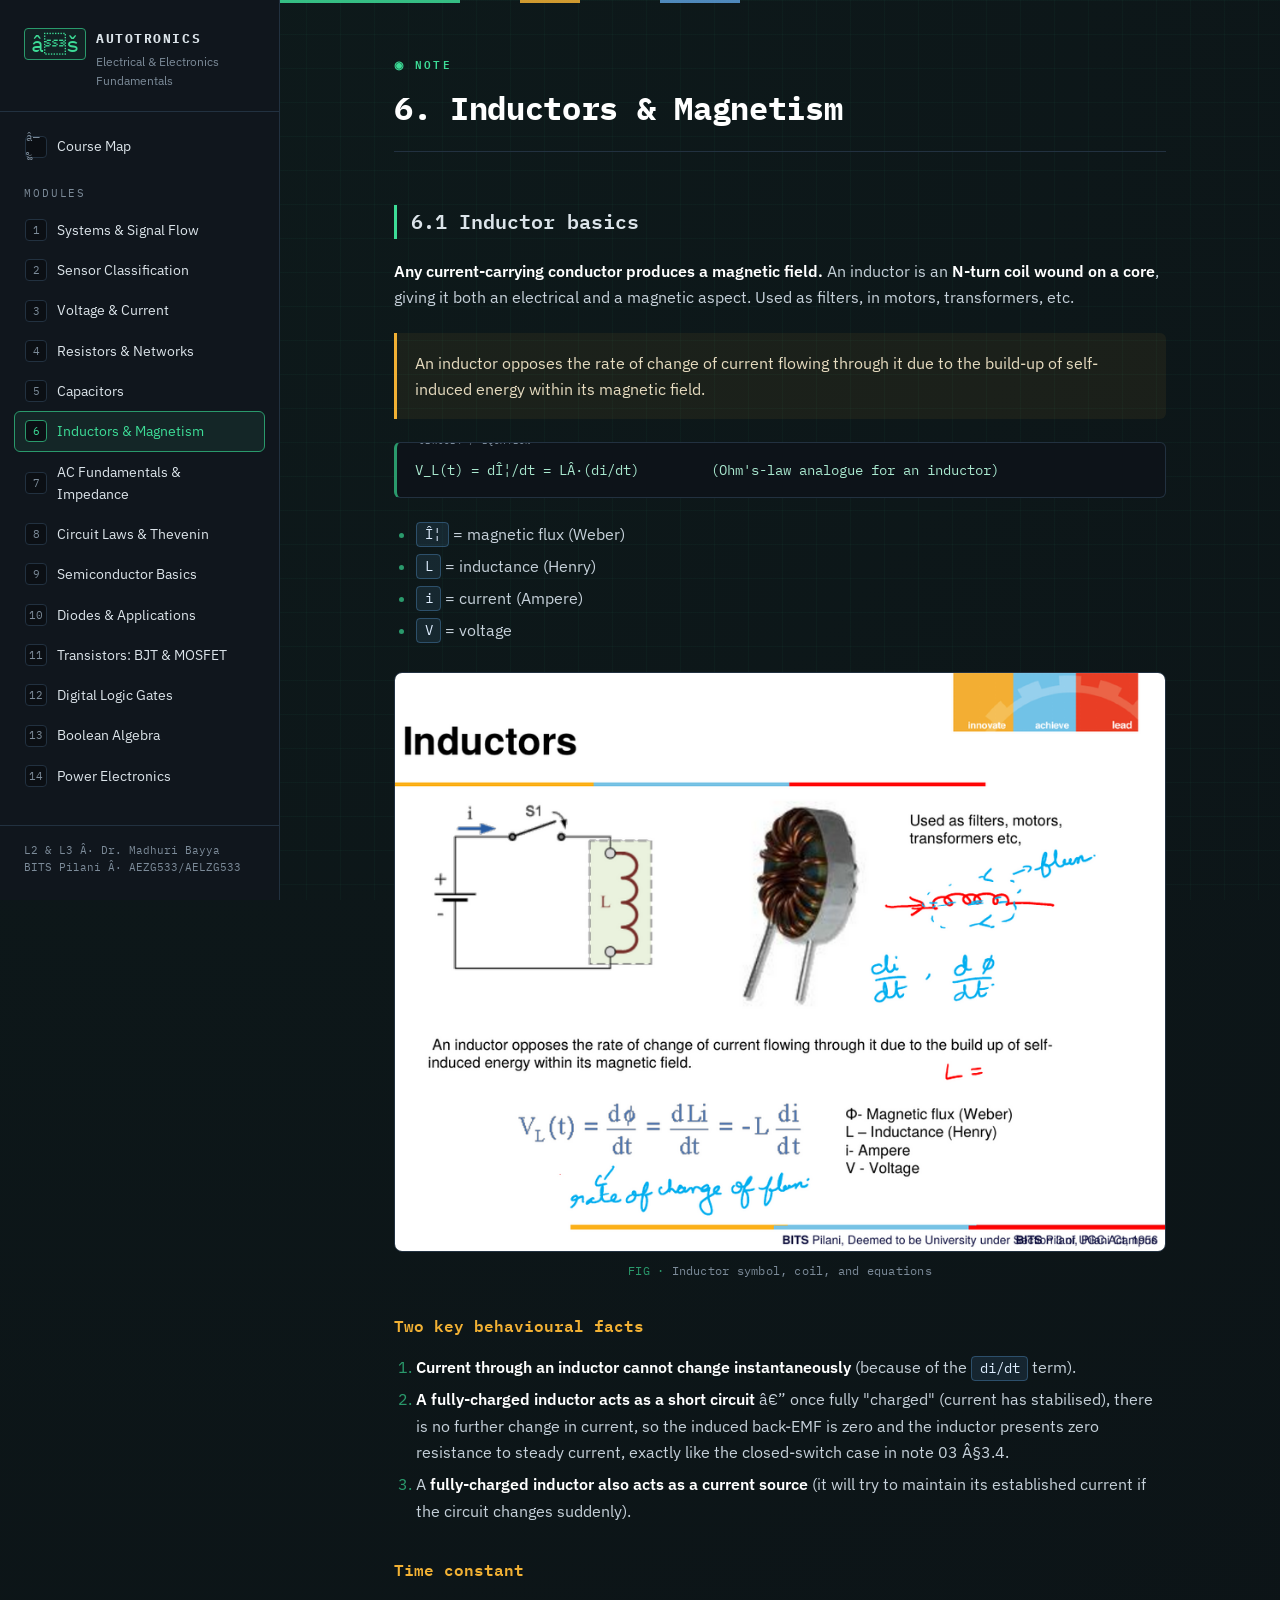
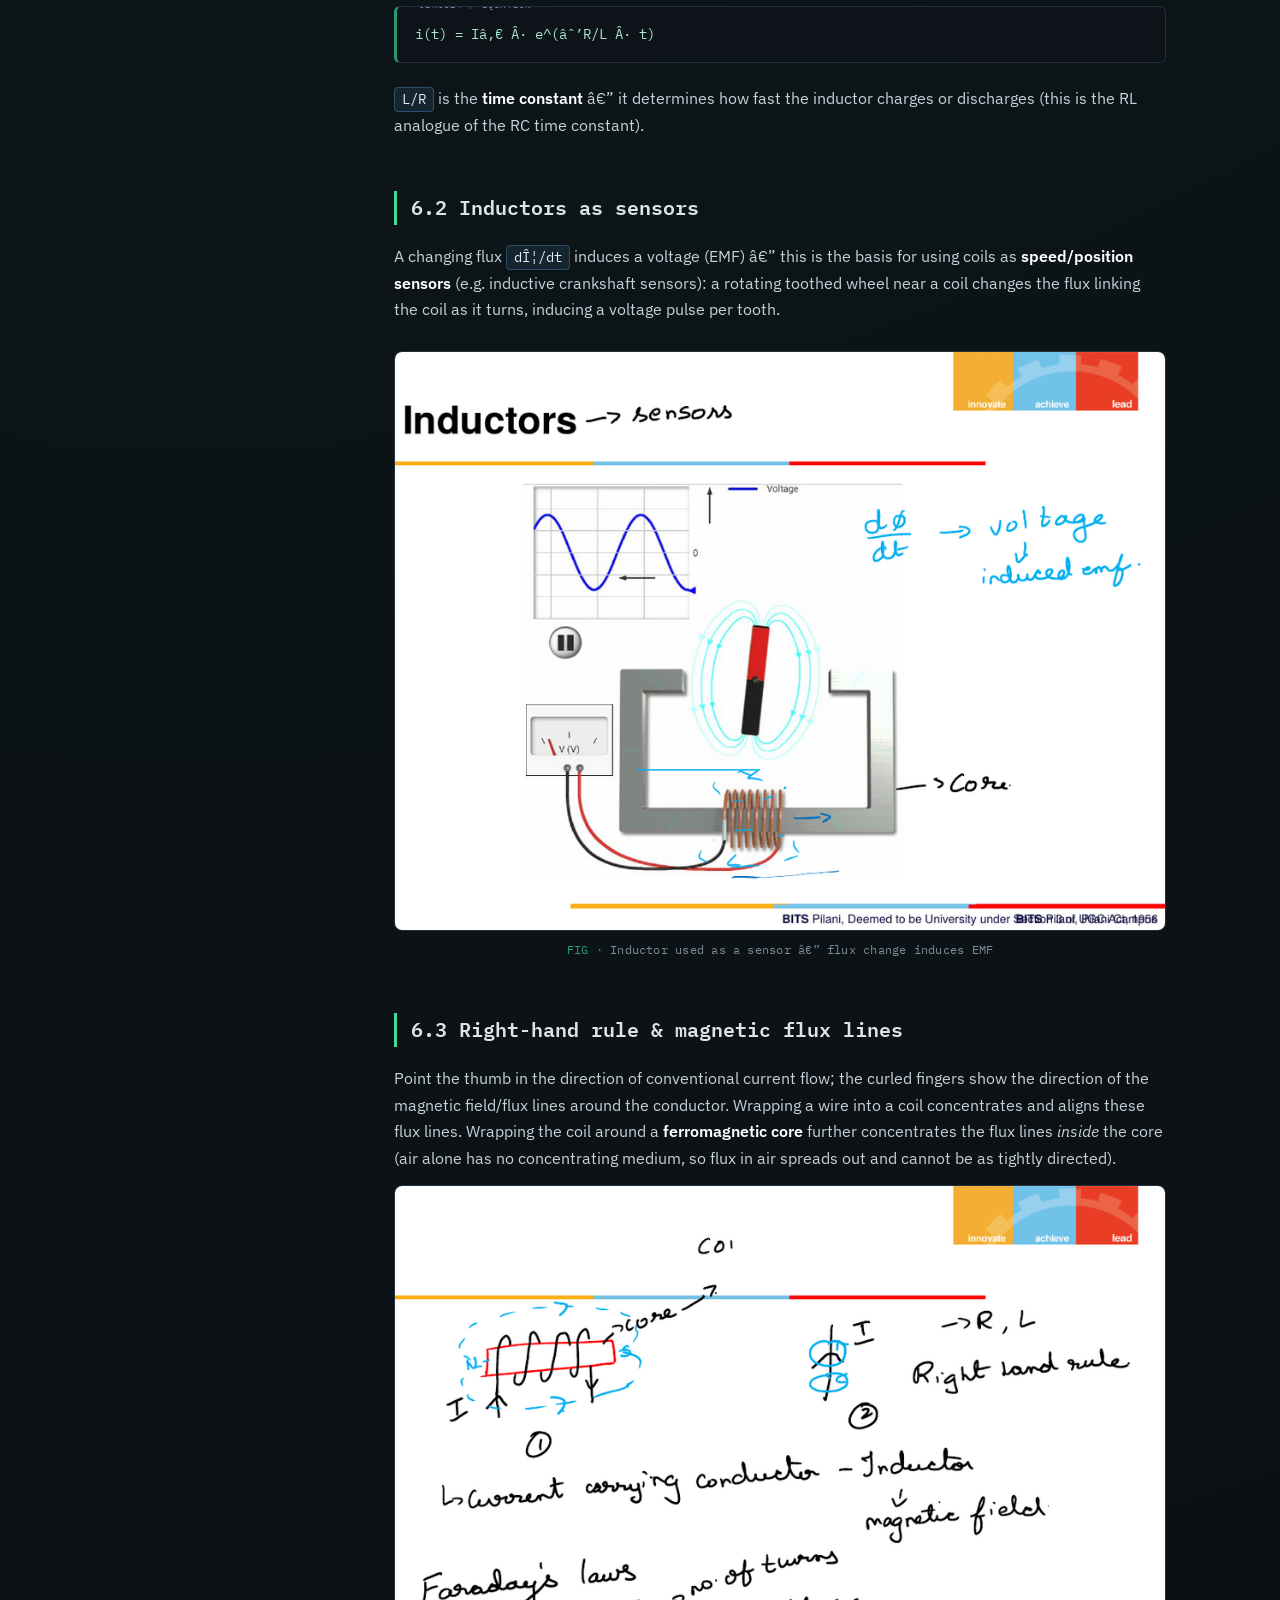
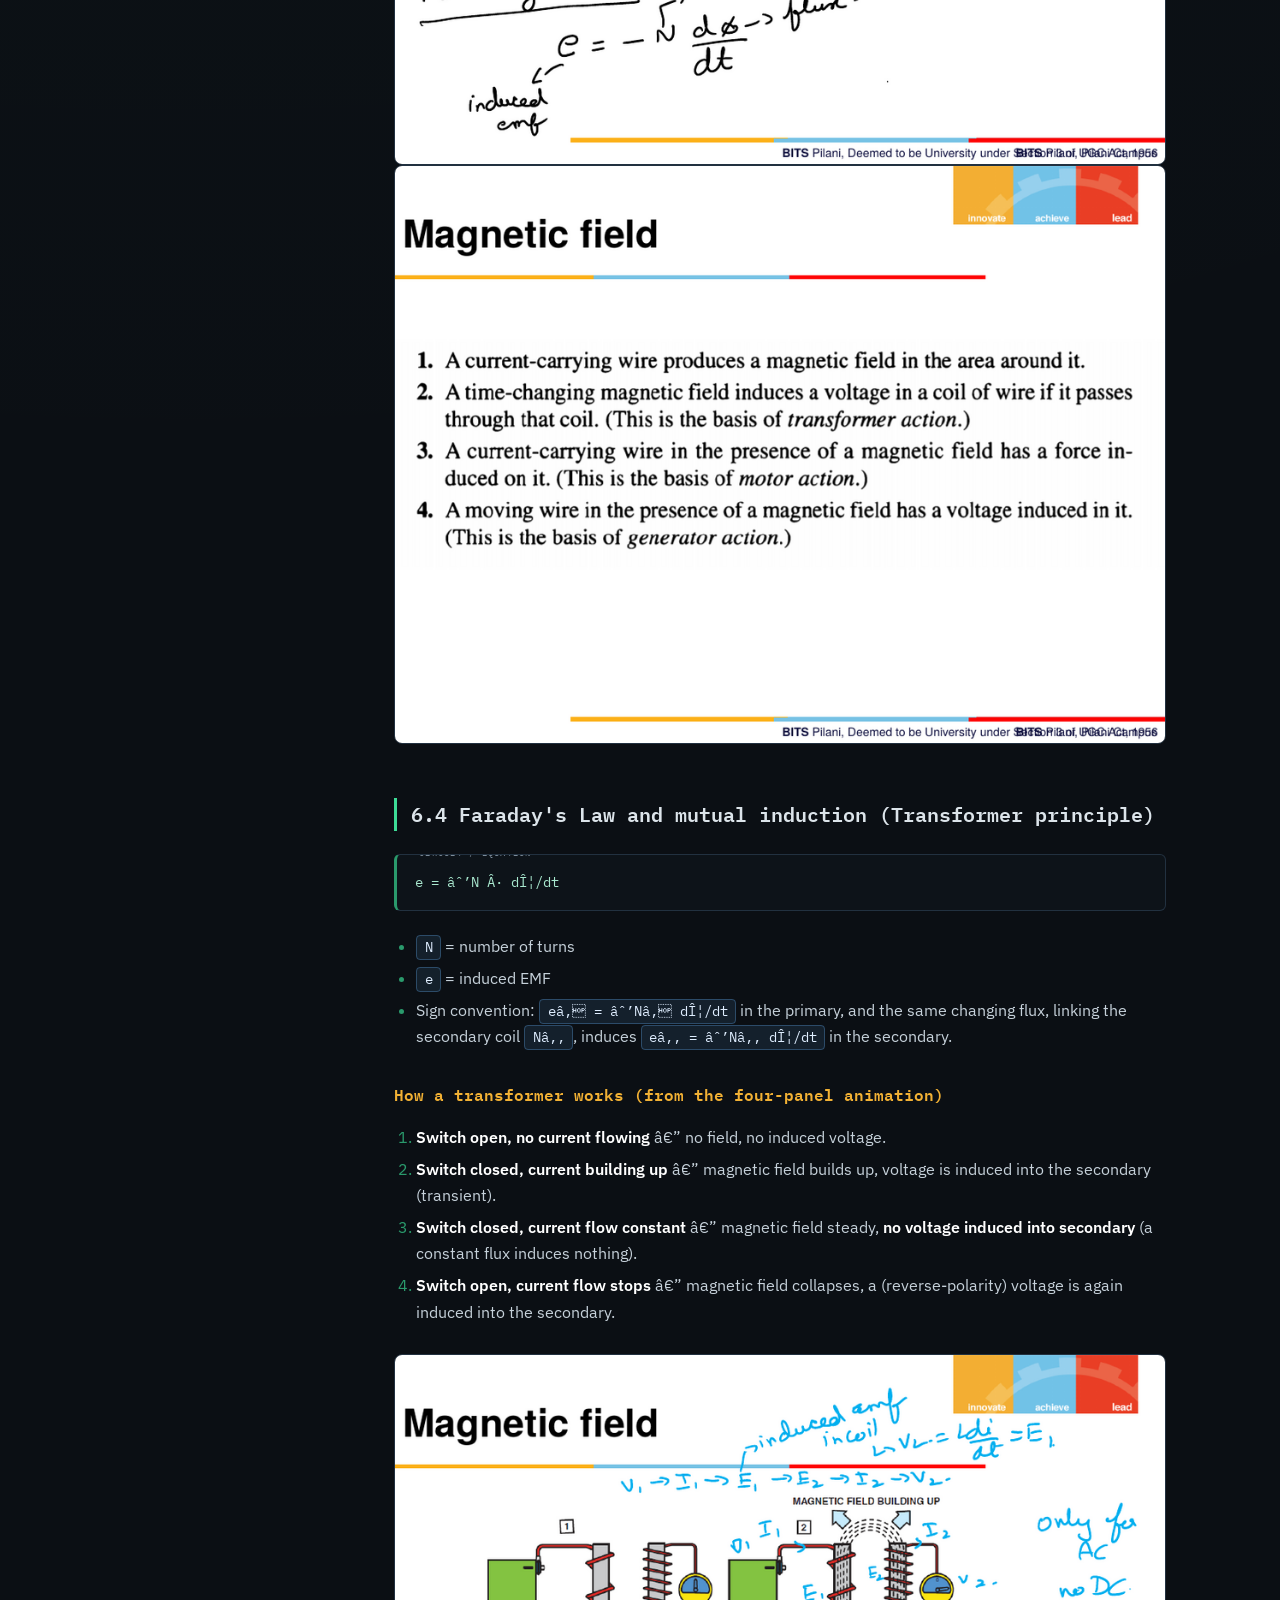
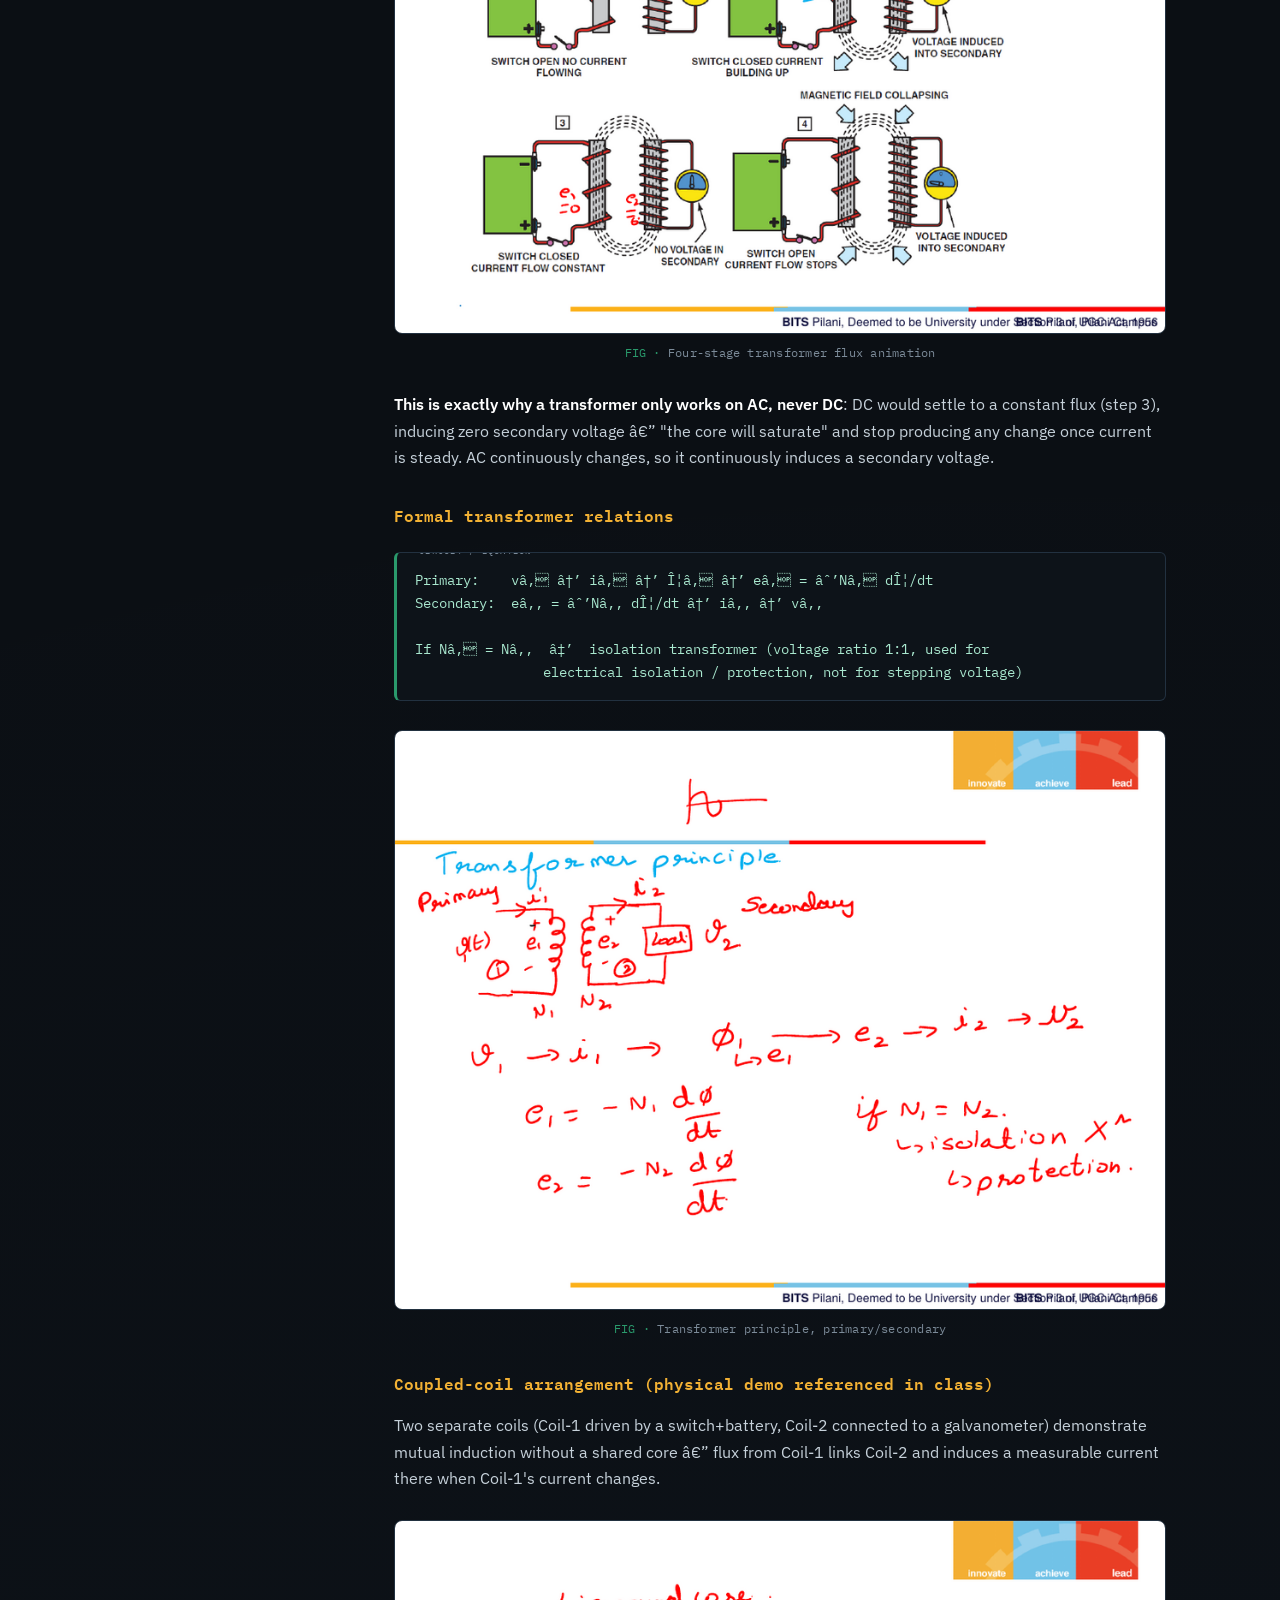
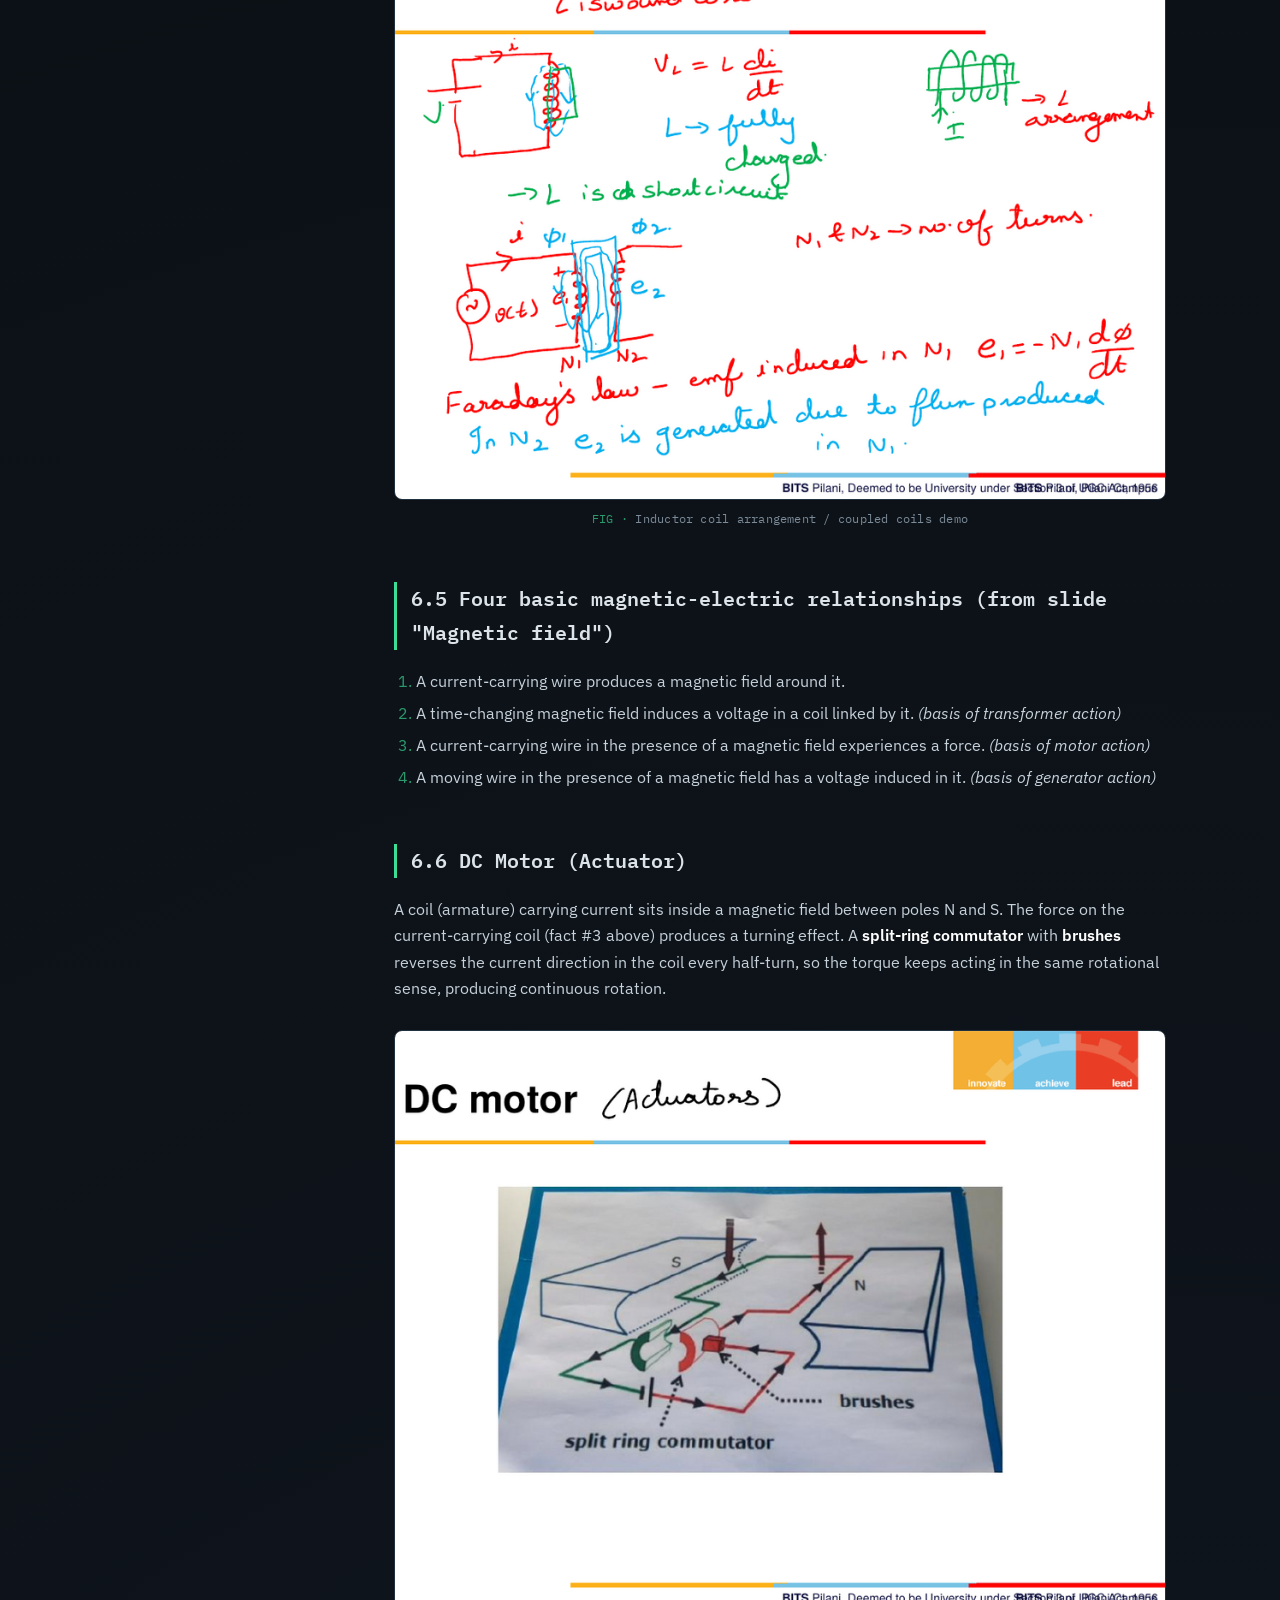
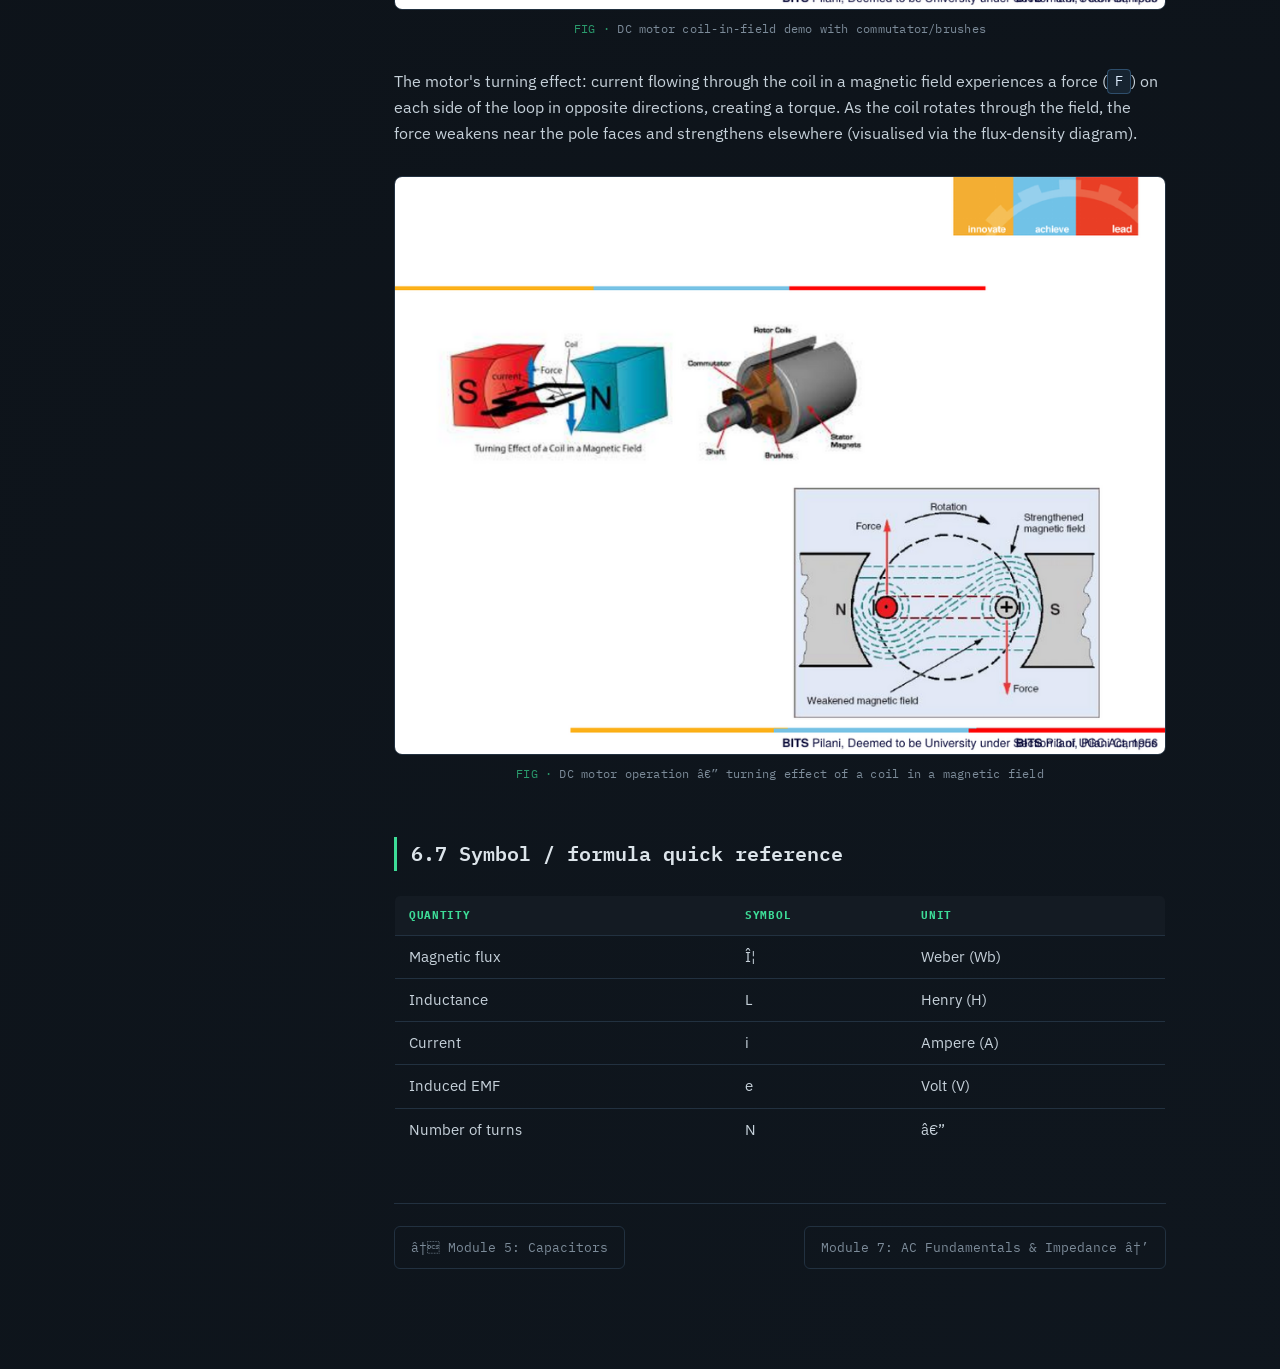
<file: notes/06-inductors-and-magnetism.html>
﻿<!DOCTYPE html>
<html lang="en">
<head>
<meta charset="UTF-8">
<meta name="viewport" content="width=device-width, initial-scale=1.0">
<title>Module 6: Inductors & Magnetism Â· Autotronics Fundamentals</title>
<link rel="stylesheet" href="../styles.css">
<link rel="preconnect" href="https://fonts.googleapis.com">
<link href="https://fonts.googleapis.com/css2?family=IBM+Plex+Mono:wght@400;500;600;700&family=IBM+Plex+Sans:wght@400;500;600;700&display=swap" rel="stylesheet">
</head>
<body>
<div class="board">
  <aside class="sidebar">
    <div class="sidebar-head">
      <a href="../index.html" class="logo">
        <span class="logo-mark">âš</span>
        <span class="logo-text">AUTOTRONICS<br><small>Electrical &amp; Electronics Fundamentals</small></span>
      </a>
    </div>
    <nav>
      <ul class="nav-list">
        <li class=""><a href="../index.html"><span class="pin">â—‰</span>Course Map</a></li>
      </ul>
      <div class="nav-divider">MODULES</div>
      <ul class="nav-list">
        <li class=""><a href="01-systems-and-signal-flow.html"><span class="pin">1</span>Systems &amp; Signal Flow</a></li>
<li class=""><a href="02-sensors-classification.html"><span class="pin">2</span>Sensor Classification</a></li>
<li class=""><a href="03-voltage-and-current.html"><span class="pin">3</span>Voltage &amp; Current</a></li>
<li class=""><a href="04-resistors-and-networks.html"><span class="pin">4</span>Resistors &amp; Networks</a></li>
<li class=""><a href="05-capacitors.html"><span class="pin">5</span>Capacitors</a></li>
<li class="active"><a href="06-inductors-and-magnetism.html"><span class="pin">6</span>Inductors &amp; Magnetism</a></li>
<li class=""><a href="07-ac-fundamentals-impedance.html"><span class="pin">7</span>AC Fundamentals &amp; Impedance</a></li>
<li class=""><a href="08-circuit-laws-and-thevenin.html"><span class="pin">8</span>Circuit Laws &amp; Thevenin</a></li>
<li class=""><a href="09-semiconductor-basics.html"><span class="pin">9</span>Semiconductor Basics</a></li>
<li class=""><a href="10-diodes-and-applications.html"><span class="pin">10</span>Diodes &amp; Applications</a></li>
<li class=""><a href="11-transistors-bjt-mosfet.html"><span class="pin">11</span>Transistors: BJT &amp; MOSFET</a></li>
<li class=""><a href="12-digital-logic-gates.html"><span class="pin">12</span>Digital Logic Gates</a></li>
<li class=""><a href="13-boolean-algebra.html"><span class="pin">13</span>Boolean Algebra</a></li>
<li class=""><a href="14-power-electronics-thyristors.html"><span class="pin">14</span>Power Electronics</a></li>
      </ul>
    </nav>
    <div class="sidebar-foot">L2 &amp; L3 Â· Dr. Madhuri Bayya<br>BITS Pilani Â· AEZG533/AELZG533</div>
  </aside>
  <main class="content">
    <div class="trace-rule"></div>
    <article class="markdown-body">
<h1 id="6-inductors-magnetism">6. Inductors &amp; Magnetism</h1>
<h2 id="61-inductor-basics">6.1 Inductor basics</h2>
<p><strong>Any current-carrying conductor produces a magnetic field.</strong> An inductor
is an <strong>N-turn coil wound on a core</strong>, giving it both an electrical and a
magnetic aspect. Used as filters, in motors, transformers, etc.</p>
<blockquote>
<p>An inductor opposes the rate of change of current flowing through it due
to the build-up of self-induced energy within its magnetic field.</p>
</blockquote>
<pre><code>V_L(t) = dÎ¦/dt = LÂ·(di/dt)         (Ohm's-law analogue for an inductor)
</code></pre>
<ul>
<li><code>Î¦</code> = magnetic flux (Weber)</li>
<li><code>L</code> = inductance (Henry)</li>
<li><code>i</code> = current (Ampere)</li>
<li><code>V</code> = voltage</li>
</ul>
<figure class="diagram"><img alt="Inductor symbol, coil, and equations" src="../assets/img/inductor-basics.png"><figcaption>Inductor symbol, coil, and equations</figcaption></figure>
<h3 id="two-key-behavioural-facts">Two key behavioural facts</h3>
<ol>
<li><strong>Current through an inductor cannot change instantaneously</strong> (because
   of the <code>di/dt</code> term).</li>
<li><strong>A fully-charged inductor acts as a short circuit</strong> â€” once fully
   "charged" (current has stabilised), there is no further change in
   current, so the induced back-EMF is zero and the inductor presents zero
   resistance to steady current, exactly like the closed-switch case in
   note 03 Â§3.4.</li>
<li>A <strong>fully-charged inductor also acts as a current source</strong> (it will
   try to maintain its established current if the circuit changes
   suddenly).</li>
</ol>
<h3 id="time-constant">Time constant</h3>
<pre><code>i(t) = Iâ‚€ Â· e^(âˆ’R/L Â· t)
</code></pre>
<p><code>L/R</code> is the <strong>time constant</strong> â€” it determines how fast the inductor
charges or discharges (this is the RL analogue of the RC time constant).</p>
<h2 id="62-inductors-as-sensors">6.2 Inductors as sensors</h2>
<p>A changing flux <code>dÎ¦/dt</code> induces a voltage (EMF) â€” this is the basis for
using coils as <strong>speed/position sensors</strong> (e.g. inductive crankshaft
sensors): a rotating toothed wheel near a coil changes the flux linking the
coil as it turns, inducing a voltage pulse per tooth.</p>
<figure class="diagram"><img alt="Inductor used as a sensor â€” flux change induces EMF" src="../assets/img/inductor-sensor.png"><figcaption>Inductor used as a sensor â€” flux change induces EMF</figcaption></figure>
<h2 id="63-right-hand-rule-magnetic-flux-lines">6.3 Right-hand rule &amp; magnetic flux lines</h2>
<p>Point the thumb in the direction of conventional current flow; the curled
fingers show the direction of the magnetic field/flux lines around the
conductor. Wrapping a wire into a coil concentrates and aligns these flux
lines. Wrapping the coil around a <strong>ferromagnetic core</strong> further
concentrates the flux lines <em>inside</em> the core (air alone has no
concentrating medium, so flux in air spreads out and cannot be as tightly
directed).</p>
<p><img alt="Right-hand rule and coil" src="../assets/img/right-hand-rule.png" />
<img alt="Magnetic field around current-carrying wire; bar magnet field" src="../assets/img/magnetic-field-basics.png" /></p>
<h2 id="64-faradays-law-and-mutual-induction-transformer-principle">6.4 Faraday's Law and mutual induction (Transformer principle)</h2>
<pre><code>e = âˆ’N Â· dÎ¦/dt
</code></pre>
<ul>
<li><code>N</code> = number of turns</li>
<li><code>e</code> = induced EMF</li>
<li>Sign convention: <code>eâ‚ = âˆ’Nâ‚ dÎ¦/dt</code> in the primary, and the same changing
  flux, linking the secondary coil <code>Nâ‚‚</code>, induces <code>eâ‚‚ = âˆ’Nâ‚‚ dÎ¦/dt</code> in the
  secondary.</li>
</ul>
<h3 id="how-a-transformer-works-from-the-four-panel-animation">How a transformer works (from the four-panel animation)</h3>
<ol>
<li><strong>Switch open, no current flowing</strong> â€” no field, no induced voltage.</li>
<li><strong>Switch closed, current building up</strong> â€” magnetic field builds up,
   voltage is induced into the secondary (transient).</li>
<li><strong>Switch closed, current flow constant</strong> â€” magnetic field steady, <strong>no
   voltage induced into secondary</strong> (a constant flux induces nothing).</li>
<li><strong>Switch open, current flow stops</strong> â€” magnetic field collapses, a
   (reverse-polarity) voltage is again induced into the secondary.</li>
</ol>
<figure class="diagram"><img alt="Four-stage transformer flux animation" src="../assets/img/magnetic-field-transformer.png"><figcaption>Four-stage transformer flux animation</figcaption></figure>
<p><strong>This is exactly why a transformer only works on AC, never DC</strong>: DC would
settle to a constant flux (step 3), inducing zero secondary voltage â€” "the
core will saturate" and stop producing any change once current is steady.
AC continuously changes, so it continuously induces a secondary voltage.</p>
<h3 id="formal-transformer-relations">Formal transformer relations</h3>
<pre><code>Primary:    vâ‚ â†’ iâ‚ â†’ Î¦â‚ â†’ eâ‚ = âˆ’Nâ‚ dÎ¦/dt
Secondary:  eâ‚‚ = âˆ’Nâ‚‚ dÎ¦/dt â†’ iâ‚‚ â†’ vâ‚‚

If Nâ‚ = Nâ‚‚  â‡’  isolation transformer (voltage ratio 1:1, used for
                electrical isolation / protection, not for stepping voltage)
</code></pre>
<figure class="diagram"><img alt="Transformer principle, primary/secondary" src="../assets/img/transformer-principle.png"><figcaption>Transformer principle, primary/secondary</figcaption></figure>
<h3 id="coupled-coil-arrangement-physical-demo-referenced-in-class">Coupled-coil arrangement (physical demo referenced in class)</h3>
<p>Two separate coils (Coil-1 driven by a switch+battery, Coil-2 connected to
a galvanometer) demonstrate mutual induction without a shared core â€”
flux from Coil-1 links Coil-2 and induces a measurable current there when
Coil-1's current changes.</p>
<figure class="diagram"><img alt="Inductor coil arrangement / coupled coils demo" src="../assets/img/inductor-arrangement.png"><figcaption>Inductor coil arrangement / coupled coils demo</figcaption></figure>
<h2 id="65-four-basic-magnetic-electric-relationships-from-slide-magnetic-field">6.5 Four basic magnetic-electric relationships (from slide "Magnetic field")</h2>
<ol>
<li>A current-carrying wire produces a magnetic field around it.</li>
<li>A time-changing magnetic field induces a voltage in a coil linked by it.
   <em>(basis of transformer action)</em></li>
<li>A current-carrying wire in the presence of a magnetic field experiences
   a force. <em>(basis of motor action)</em></li>
<li>A moving wire in the presence of a magnetic field has a voltage induced
   in it. <em>(basis of generator action)</em></li>
</ol>
<h2 id="66-dc-motor-actuator">6.6 DC Motor (Actuator)</h2>
<p>A coil (armature) carrying current sits inside a magnetic field between
poles N and S. The force on the current-carrying coil (fact #3 above)
produces a turning effect. A <strong>split-ring commutator</strong> with <strong>brushes</strong>
reverses the current direction in the coil every half-turn, so the torque
keeps acting in the same rotational sense, producing continuous rotation.</p>
<figure class="diagram"><img alt="DC motor coil-in-field demo with commutator/brushes" src="../assets/img/dc-motor.png"><figcaption>DC motor coil-in-field demo with commutator/brushes</figcaption></figure>
<p>The motor's turning effect: current flowing through the coil in a magnetic
field experiences a force (<code>F</code>) on each side of the loop in opposite
directions, creating a torque. As the coil rotates through the field, the
force weakens near the pole faces and strengthens elsewhere (visualised via
the flux-density diagram).</p>
<figure class="diagram"><img alt="DC motor operation â€” turning effect of a coil in a magnetic field" src="../assets/img/dc-motor-detail.png"><figcaption>DC motor operation â€” turning effect of a coil in a magnetic field</figcaption></figure>
<h2 id="67-symbol-formula-quick-reference">6.7 Symbol / formula quick reference</h2>
<table>
<thead>
<tr>
<th>Quantity</th>
<th>Symbol</th>
<th>Unit</th>
</tr>
</thead>
<tbody>
<tr>
<td>Magnetic flux</td>
<td>Î¦</td>
<td>Weber (Wb)</td>
</tr>
<tr>
<td>Inductance</td>
<td>L</td>
<td>Henry (H)</td>
</tr>
<tr>
<td>Current</td>
<td>i</td>
<td>Ampere (A)</td>
</tr>
<tr>
<td>Induced EMF</td>
<td>e</td>
<td>Volt (V)</td>
</tr>
<tr>
<td>Number of turns</td>
<td>N</td>
<td>â€”</td>
</tr>
</tbody>
</table>
    </article>
    <div class="pagenav">
      <div class="pagenav-inner"><a class="prev" href="05-capacitors.html">â† Module 5: Capacitors</a><a class="next" href="07-ac-fundamentals-impedance.html">Module 7: AC Fundamentals &amp; Impedance â†’</a></div>
    </div>
  </main>
</div>
</body>
</html>
</file>
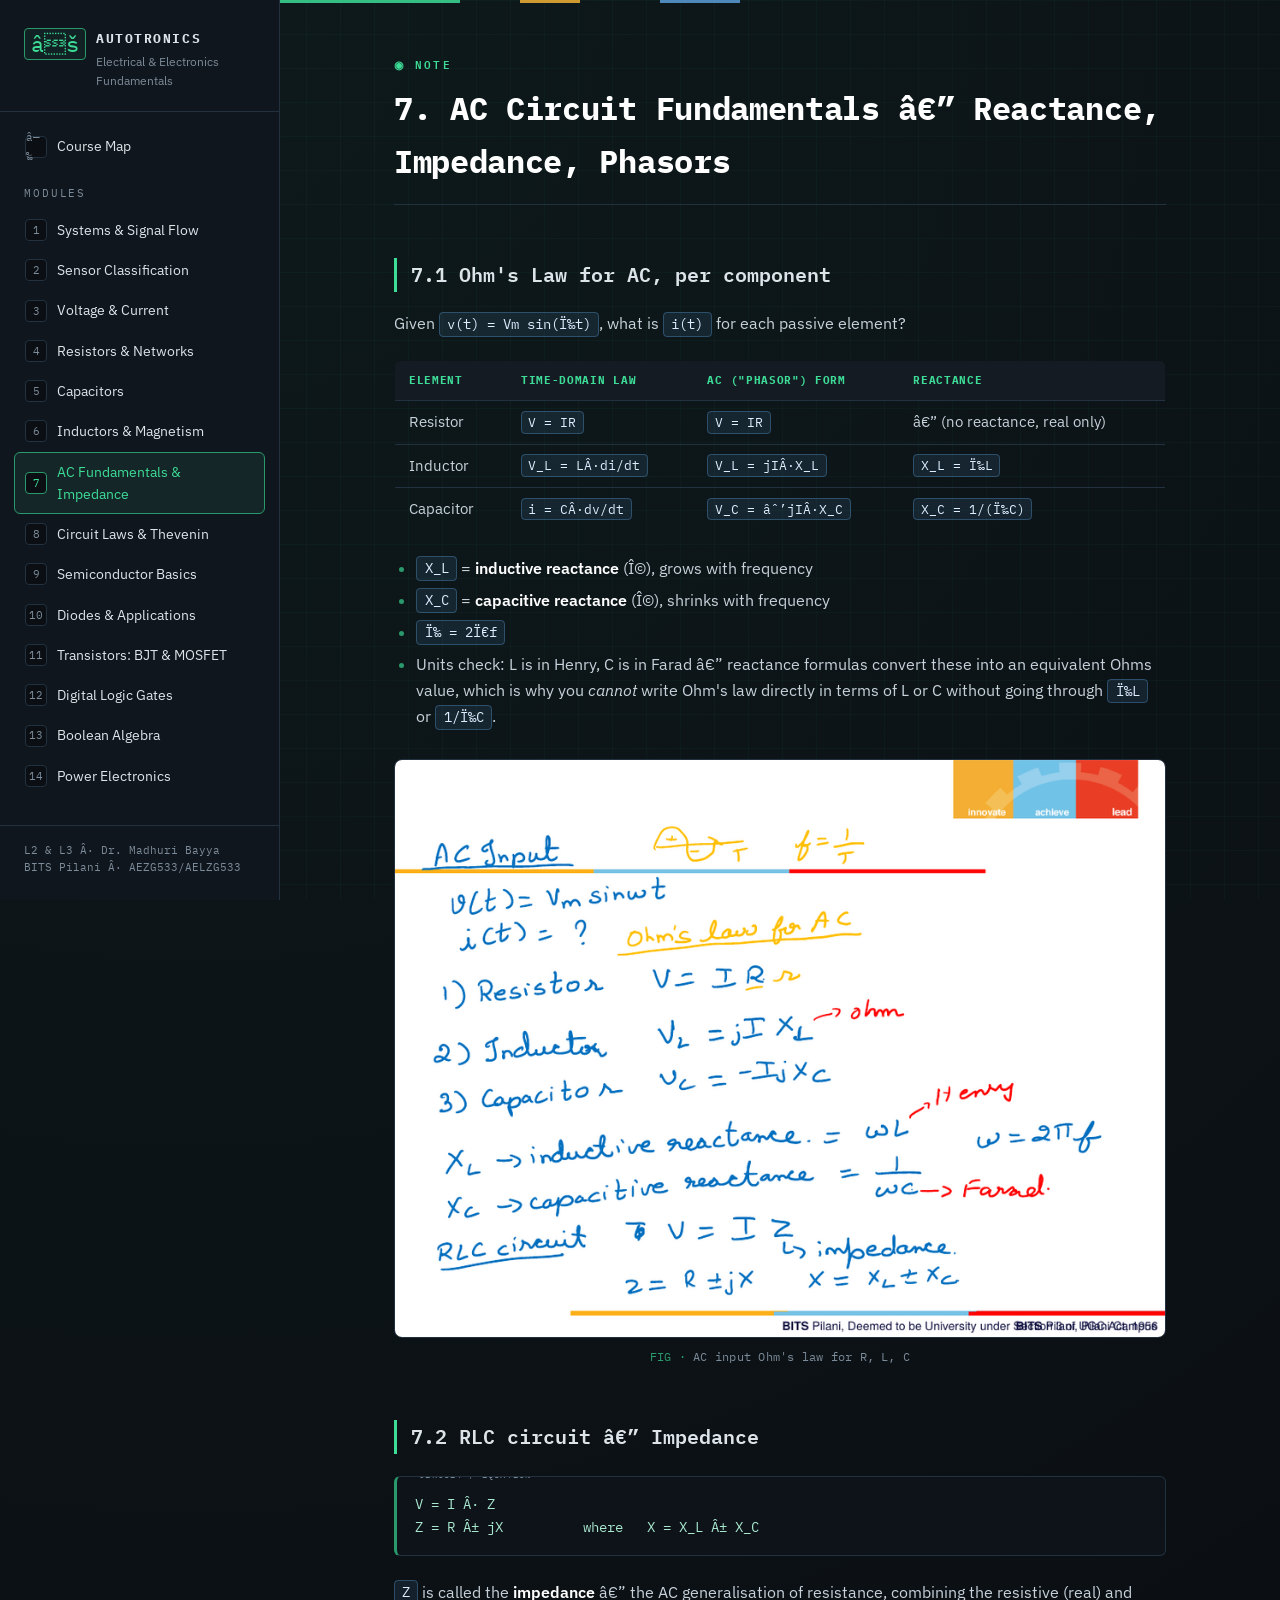
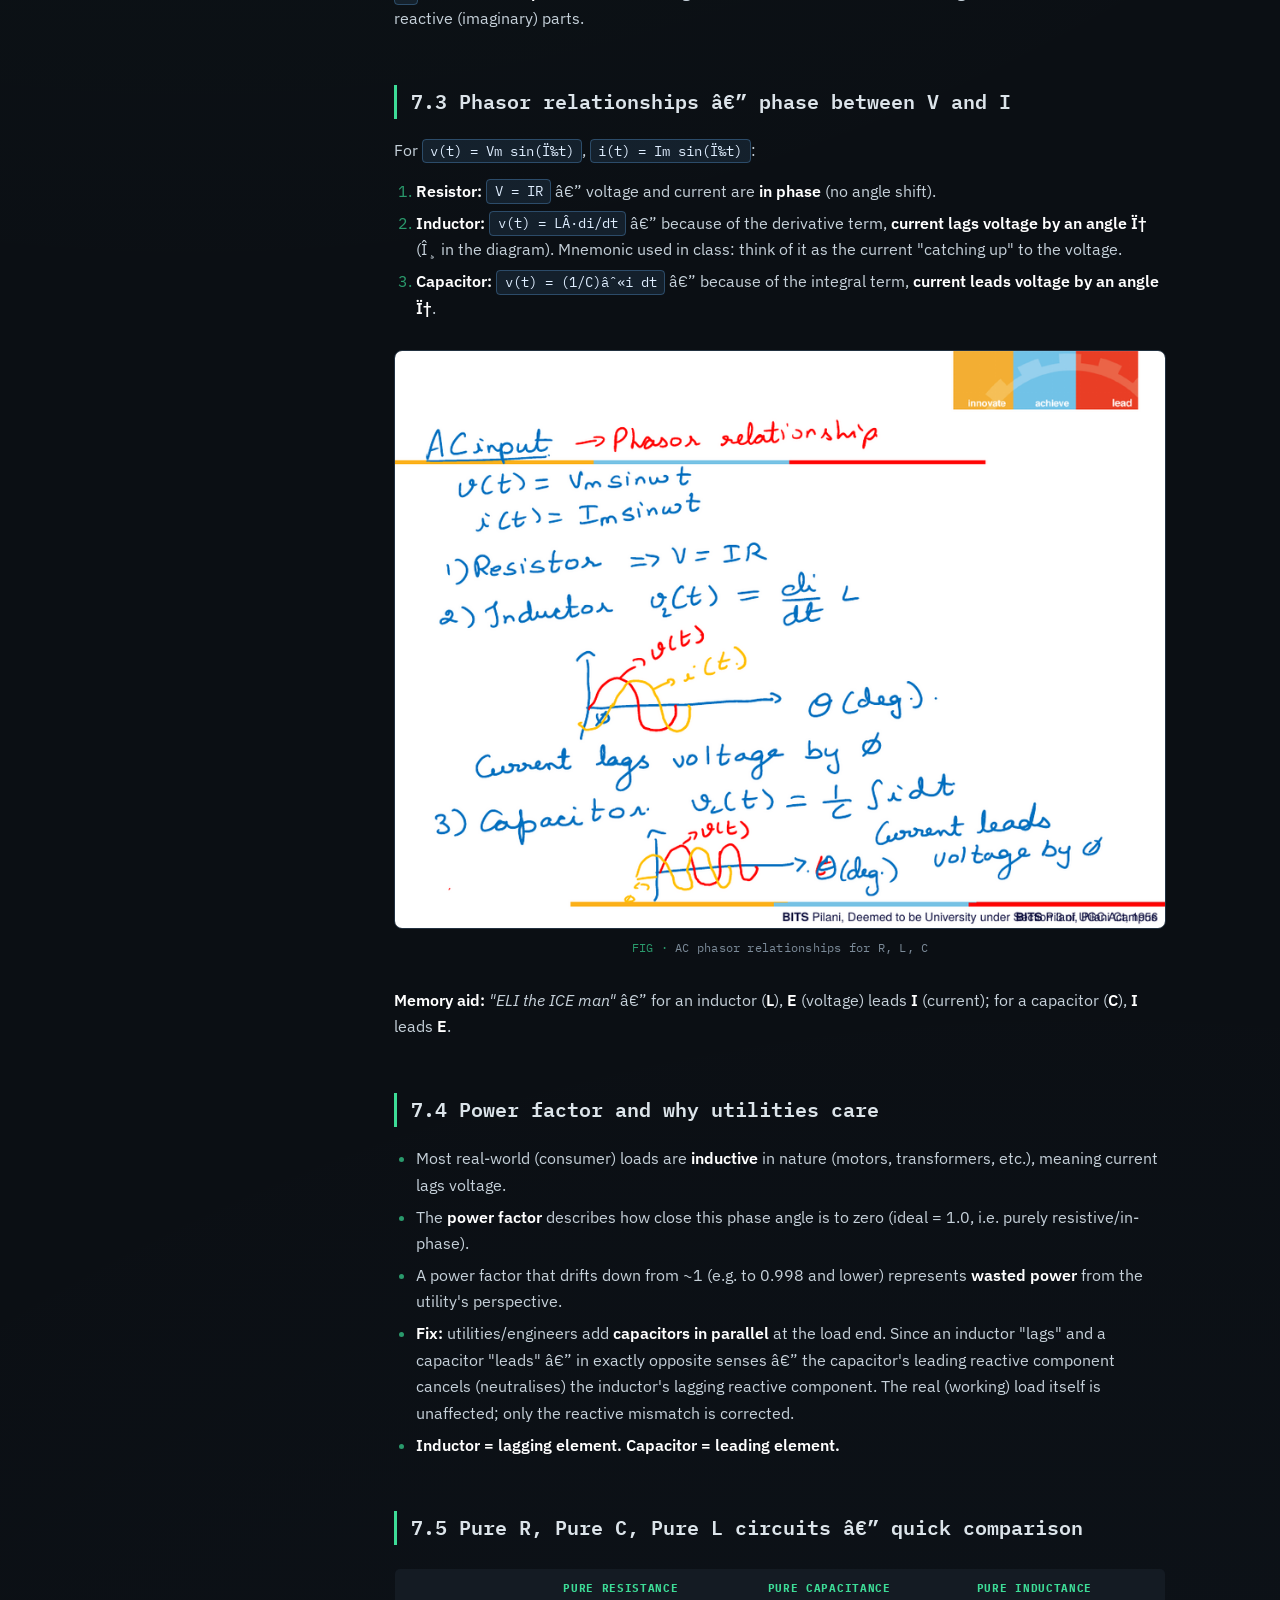
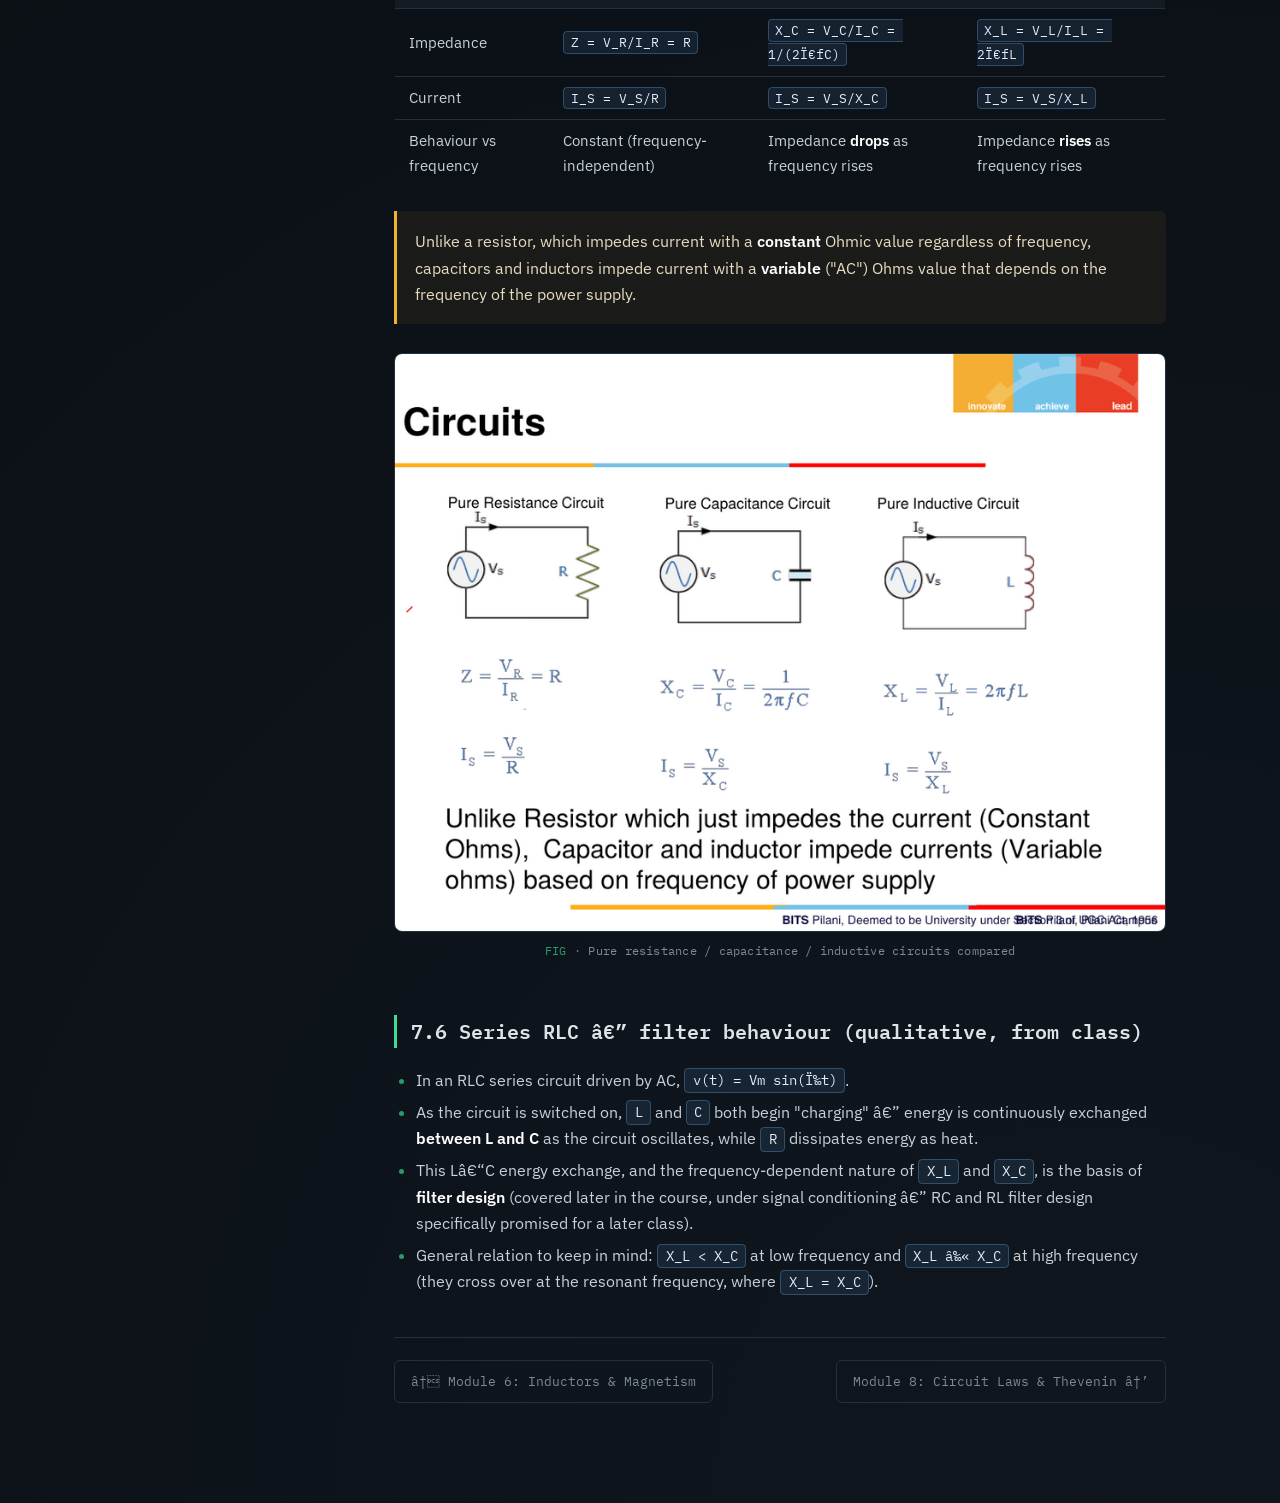
<file: notes/07-ac-fundamentals-impedance.html>
﻿<!DOCTYPE html>
<html lang="en">
<head>
<meta charset="UTF-8">
<meta name="viewport" content="width=device-width, initial-scale=1.0">
<title>Module 7: AC Fundamentals & Impedance Â· Autotronics Fundamentals</title>
<link rel="stylesheet" href="../styles.css">
<link rel="preconnect" href="https://fonts.googleapis.com">
<link href="https://fonts.googleapis.com/css2?family=IBM+Plex+Mono:wght@400;500;600;700&family=IBM+Plex+Sans:wght@400;500;600;700&display=swap" rel="stylesheet">
</head>
<body>
<div class="board">
  <aside class="sidebar">
    <div class="sidebar-head">
      <a href="../index.html" class="logo">
        <span class="logo-mark">âš</span>
        <span class="logo-text">AUTOTRONICS<br><small>Electrical &amp; Electronics Fundamentals</small></span>
      </a>
    </div>
    <nav>
      <ul class="nav-list">
        <li class=""><a href="../index.html"><span class="pin">â—‰</span>Course Map</a></li>
      </ul>
      <div class="nav-divider">MODULES</div>
      <ul class="nav-list">
        <li class=""><a href="01-systems-and-signal-flow.html"><span class="pin">1</span>Systems &amp; Signal Flow</a></li>
<li class=""><a href="02-sensors-classification.html"><span class="pin">2</span>Sensor Classification</a></li>
<li class=""><a href="03-voltage-and-current.html"><span class="pin">3</span>Voltage &amp; Current</a></li>
<li class=""><a href="04-resistors-and-networks.html"><span class="pin">4</span>Resistors &amp; Networks</a></li>
<li class=""><a href="05-capacitors.html"><span class="pin">5</span>Capacitors</a></li>
<li class=""><a href="06-inductors-and-magnetism.html"><span class="pin">6</span>Inductors &amp; Magnetism</a></li>
<li class="active"><a href="07-ac-fundamentals-impedance.html"><span class="pin">7</span>AC Fundamentals &amp; Impedance</a></li>
<li class=""><a href="08-circuit-laws-and-thevenin.html"><span class="pin">8</span>Circuit Laws &amp; Thevenin</a></li>
<li class=""><a href="09-semiconductor-basics.html"><span class="pin">9</span>Semiconductor Basics</a></li>
<li class=""><a href="10-diodes-and-applications.html"><span class="pin">10</span>Diodes &amp; Applications</a></li>
<li class=""><a href="11-transistors-bjt-mosfet.html"><span class="pin">11</span>Transistors: BJT &amp; MOSFET</a></li>
<li class=""><a href="12-digital-logic-gates.html"><span class="pin">12</span>Digital Logic Gates</a></li>
<li class=""><a href="13-boolean-algebra.html"><span class="pin">13</span>Boolean Algebra</a></li>
<li class=""><a href="14-power-electronics-thyristors.html"><span class="pin">14</span>Power Electronics</a></li>
      </ul>
    </nav>
    <div class="sidebar-foot">L2 &amp; L3 Â· Dr. Madhuri Bayya<br>BITS Pilani Â· AEZG533/AELZG533</div>
  </aside>
  <main class="content">
    <div class="trace-rule"></div>
    <article class="markdown-body">
<h1 id="7-ac-circuit-fundamentals-reactance-impedance-phasors">7. AC Circuit Fundamentals â€” Reactance, Impedance, Phasors</h1>
<h2 id="71-ohms-law-for-ac-per-component">7.1 Ohm's Law for AC, per component</h2>
<p>Given <code>v(t) = Vm sin(Ï‰t)</code>, what is <code>i(t)</code> for each passive element?</p>
<table>
<thead>
<tr>
<th>Element</th>
<th>Time-domain law</th>
<th>AC ("phasor") form</th>
<th>Reactance</th>
</tr>
</thead>
<tbody>
<tr>
<td>Resistor</td>
<td><code>V = IR</code></td>
<td><code>V = IR</code></td>
<td>â€” (no reactance, real only)</td>
</tr>
<tr>
<td>Inductor</td>
<td><code>V_L = LÂ·di/dt</code></td>
<td><code>V_L = jIÂ·X_L</code></td>
<td><code>X_L = Ï‰L</code></td>
</tr>
<tr>
<td>Capacitor</td>
<td><code>i = CÂ·dv/dt</code></td>
<td><code>V_C = âˆ’jIÂ·X_C</code></td>
<td><code>X_C = 1/(Ï‰C)</code></td>
</tr>
</tbody>
</table>
<ul>
<li><code>X_L</code> = <strong>inductive reactance</strong> (Î©), grows with frequency</li>
<li><code>X_C</code> = <strong>capacitive reactance</strong> (Î©), shrinks with frequency</li>
<li><code>Ï‰ = 2Ï€f</code></li>
<li>Units check: L is in Henry, C is in Farad â€” reactance formulas convert
  these into an equivalent Ohms value, which is why you <em>cannot</em> write
  Ohm's law directly in terms of L or C without going through <code>Ï‰L</code> or
  <code>1/Ï‰C</code>.</li>
</ul>
<figure class="diagram"><img alt="AC input Ohm's law for R, L, C" src="../assets/img/ac-ohms-law.png"><figcaption>AC input Ohm&#x27;s law for R, L, C</figcaption></figure>
<h2 id="72-rlc-circuit-impedance">7.2 RLC circuit â€” Impedance</h2>
<pre><code>V = I Â· Z
Z = R Â± jX          where   X = X_L Â± X_C
</code></pre>
<p><code>Z</code> is called the <strong>impedance</strong> â€” the AC generalisation of resistance,
combining the resistive (real) and reactive (imaginary) parts.</p>
<h2 id="73-phasor-relationships-phase-between-v-and-i">7.3 Phasor relationships â€” phase between V and I</h2>
<p>For <code>v(t) = Vm sin(Ï‰t)</code>, <code>i(t) = Im sin(Ï‰t)</code>:</p>
<ol>
<li><strong>Resistor:</strong> <code>V = IR</code> â€” voltage and current are <strong>in phase</strong> (no angle
   shift).</li>
<li><strong>Inductor:</strong> <code>v(t) = LÂ·di/dt</code> â€” because of the derivative term,
   <strong>current lags voltage by an angle Ï†</strong> (Î¸ in the diagram). Mnemonic used
   in class: think of it as the current "catching up" to the voltage.</li>
<li><strong>Capacitor:</strong> <code>v(t) = (1/C)âˆ«i dt</code> â€” because of the integral term,
   <strong>current leads voltage by an angle Ï†</strong>.</li>
</ol>
<figure class="diagram"><img alt="AC phasor relationships for R, L, C" src="../assets/img/ac-phasors.png"><figcaption>AC phasor relationships for R, L, C</figcaption></figure>
<p><strong>Memory aid:</strong> <em>"ELI the ICE man"</em> â€” for an inductor (<strong>L</strong>), <strong>E</strong>
(voltage) leads <strong>I</strong> (current); for a capacitor (<strong>C</strong>), <strong>I</strong> leads <strong>E</strong>.</p>
<h2 id="74-power-factor-and-why-utilities-care">7.4 Power factor and why utilities care</h2>
<ul>
<li>Most real-world (consumer) loads are <strong>inductive</strong> in nature (motors,
  transformers, etc.), meaning current lags voltage.</li>
<li>The <strong>power factor</strong> describes how close this phase angle is to zero
  (ideal = 1.0, i.e. purely resistive/in-phase).</li>
<li>A power factor that drifts down from ~1 (e.g. to 0.998 and lower)
  represents <strong>wasted power</strong> from the utility's perspective.</li>
<li><strong>Fix:</strong> utilities/engineers add <strong>capacitors in parallel</strong> at the load
  end. Since an inductor "lags" and a capacitor "leads" â€” in exactly
  opposite senses â€” the capacitor's leading reactive component cancels
  (neutralises) the inductor's lagging reactive component. The real
  (working) load itself is unaffected; only the reactive mismatch is
  corrected.</li>
<li><strong>Inductor = lagging element. Capacitor = leading element.</strong></li>
</ul>
<h2 id="75-pure-r-pure-c-pure-l-circuits-quick-comparison">7.5 Pure R, Pure C, Pure L circuits â€” quick comparison</h2>
<table>
<thead>
<tr>
<th></th>
<th>Pure Resistance</th>
<th>Pure Capacitance</th>
<th>Pure Inductance</th>
</tr>
</thead>
<tbody>
<tr>
<td>Impedance</td>
<td><code>Z = V_R/I_R = R</code></td>
<td><code>X_C = V_C/I_C = 1/(2Ï€fC)</code></td>
<td><code>X_L = V_L/I_L = 2Ï€fL</code></td>
</tr>
<tr>
<td>Current</td>
<td><code>I_S = V_S/R</code></td>
<td><code>I_S = V_S/X_C</code></td>
<td><code>I_S = V_S/X_L</code></td>
</tr>
<tr>
<td>Behaviour vs frequency</td>
<td>Constant (frequency-independent)</td>
<td>Impedance <strong>drops</strong> as frequency rises</td>
<td>Impedance <strong>rises</strong> as frequency rises</td>
</tr>
</tbody>
</table>
<blockquote>
<p>Unlike a resistor, which impedes current with a <strong>constant</strong> Ohmic value
regardless of frequency, capacitors and inductors impede current with a
<strong>variable</strong> ("AC") Ohms value that depends on the frequency of the power
supply.</p>
</blockquote>
<figure class="diagram"><img alt="Pure resistance / capacitance / inductive circuits compared" src="../assets/img/pure-circuits.png"><figcaption>Pure resistance / capacitance / inductive circuits compared</figcaption></figure>
<h2 id="76-series-rlc-filter-behaviour-qualitative-from-class">7.6 Series RLC â€” filter behaviour (qualitative, from class)</h2>
<ul>
<li>In an RLC series circuit driven by AC, <code>v(t) = Vm sin(Ï‰t)</code>.</li>
<li>As the circuit is switched on, <code>L</code> and <code>C</code> both begin "charging" â€”
  energy is continuously exchanged <strong>between L and C</strong> as the circuit
  oscillates, while <code>R</code> dissipates energy as heat.</li>
<li>This Lâ€“C energy exchange, and the frequency-dependent nature of <code>X_L</code>
  and <code>X_C</code>, is the basis of <strong>filter design</strong> (covered later in the
  course, under signal conditioning â€” RC and RL filter design specifically
  promised for a later class).</li>
<li>General relation to keep in mind: <code>X_L &lt; X_C</code> at low frequency and
  <code>X_L â‰« X_C</code> at high frequency (they cross over at the resonant
  frequency, where <code>X_L = X_C</code>).</li>
</ul>
    </article>
    <div class="pagenav">
      <div class="pagenav-inner"><a class="prev" href="06-inductors-and-magnetism.html">â† Module 6: Inductors &amp; Magnetism</a><a class="next" href="08-circuit-laws-and-thevenin.html">Module 8: Circuit Laws &amp; Thevenin â†’</a></div>
    </div>
  </main>
</div>
</body>
</html>
</file>
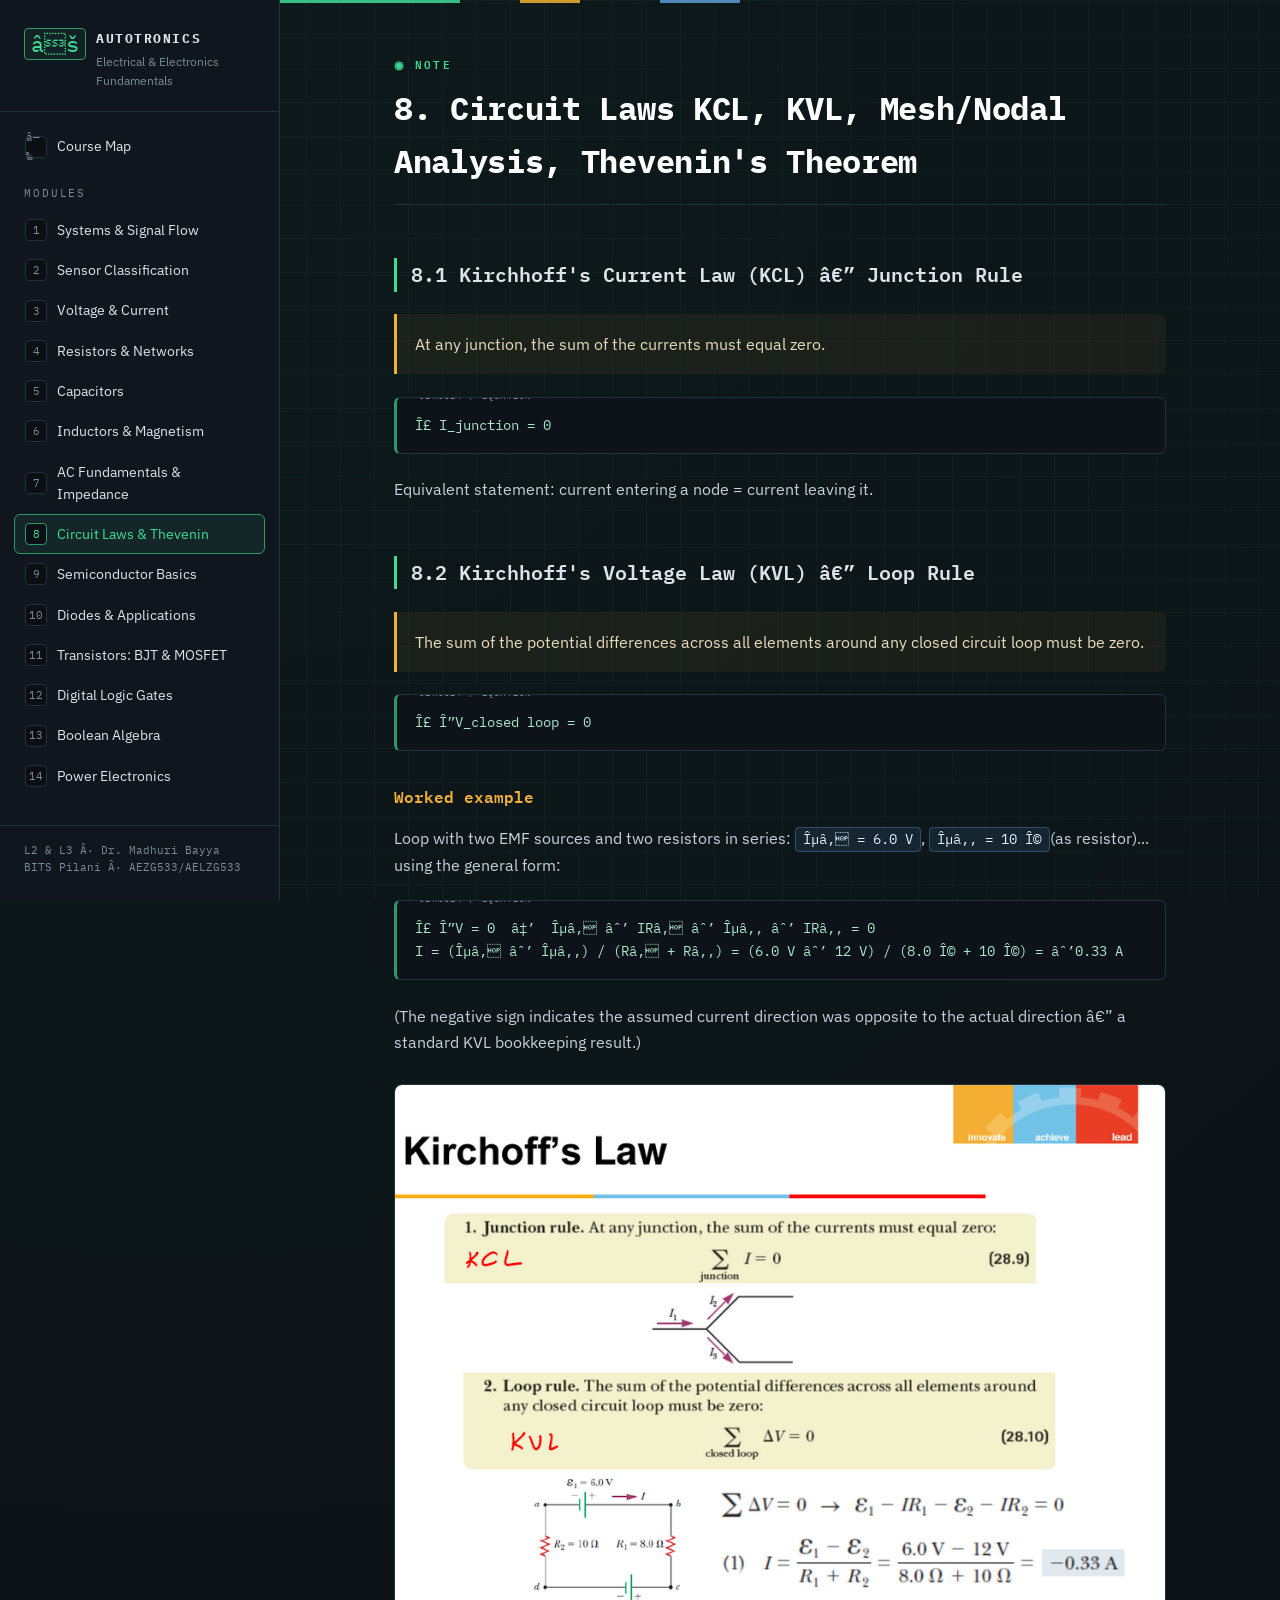
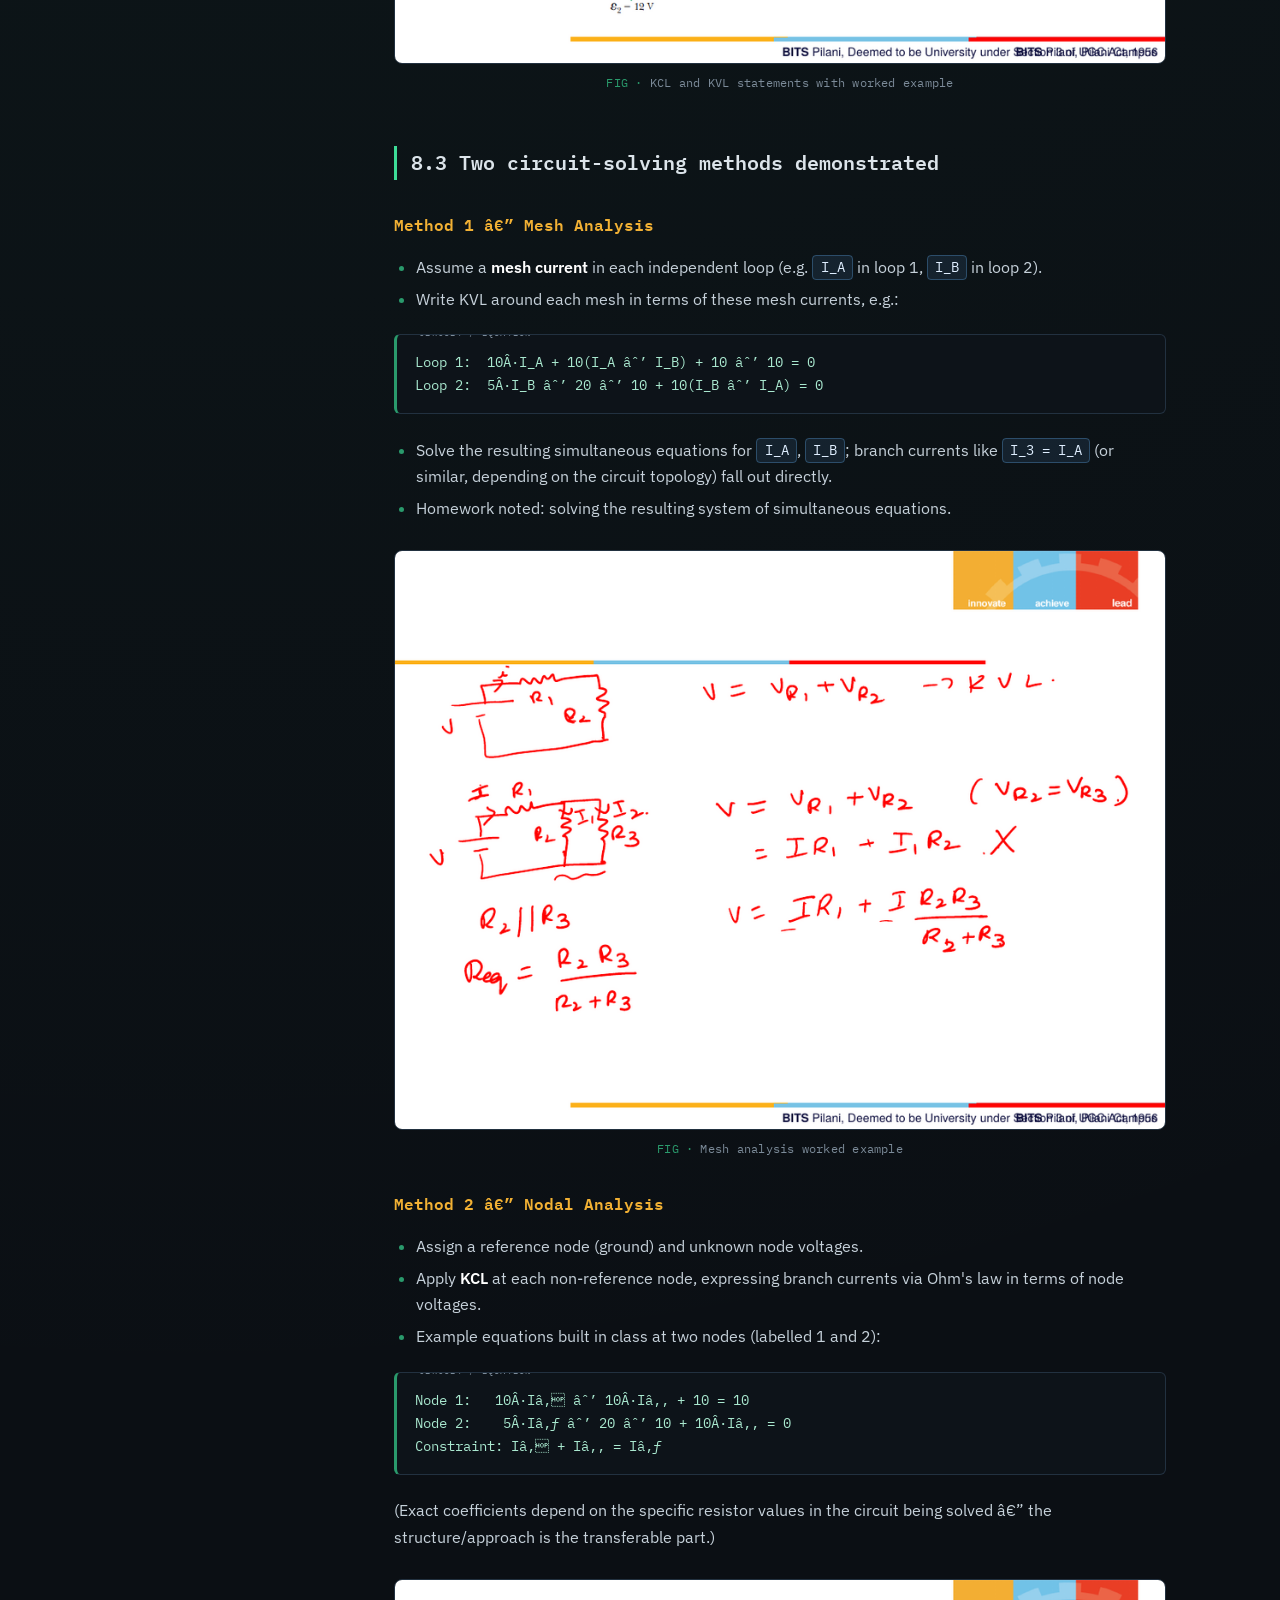
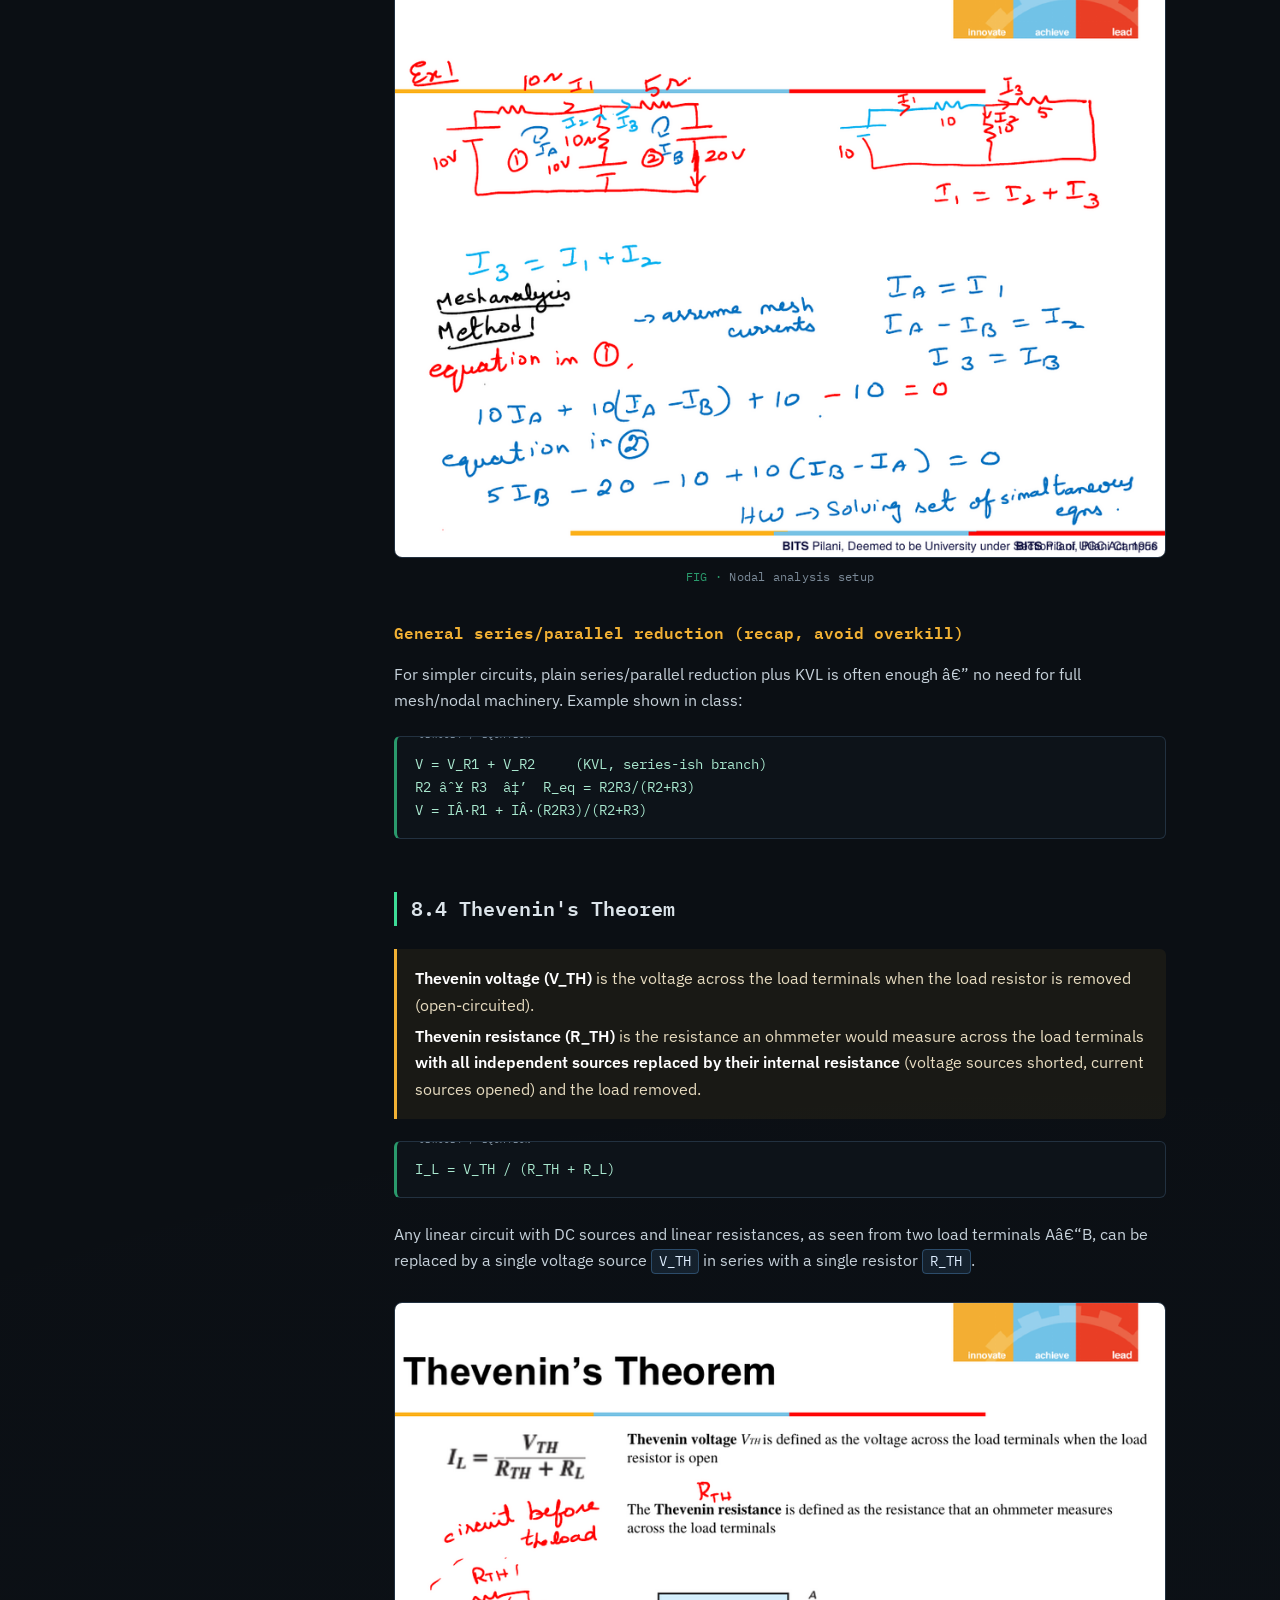
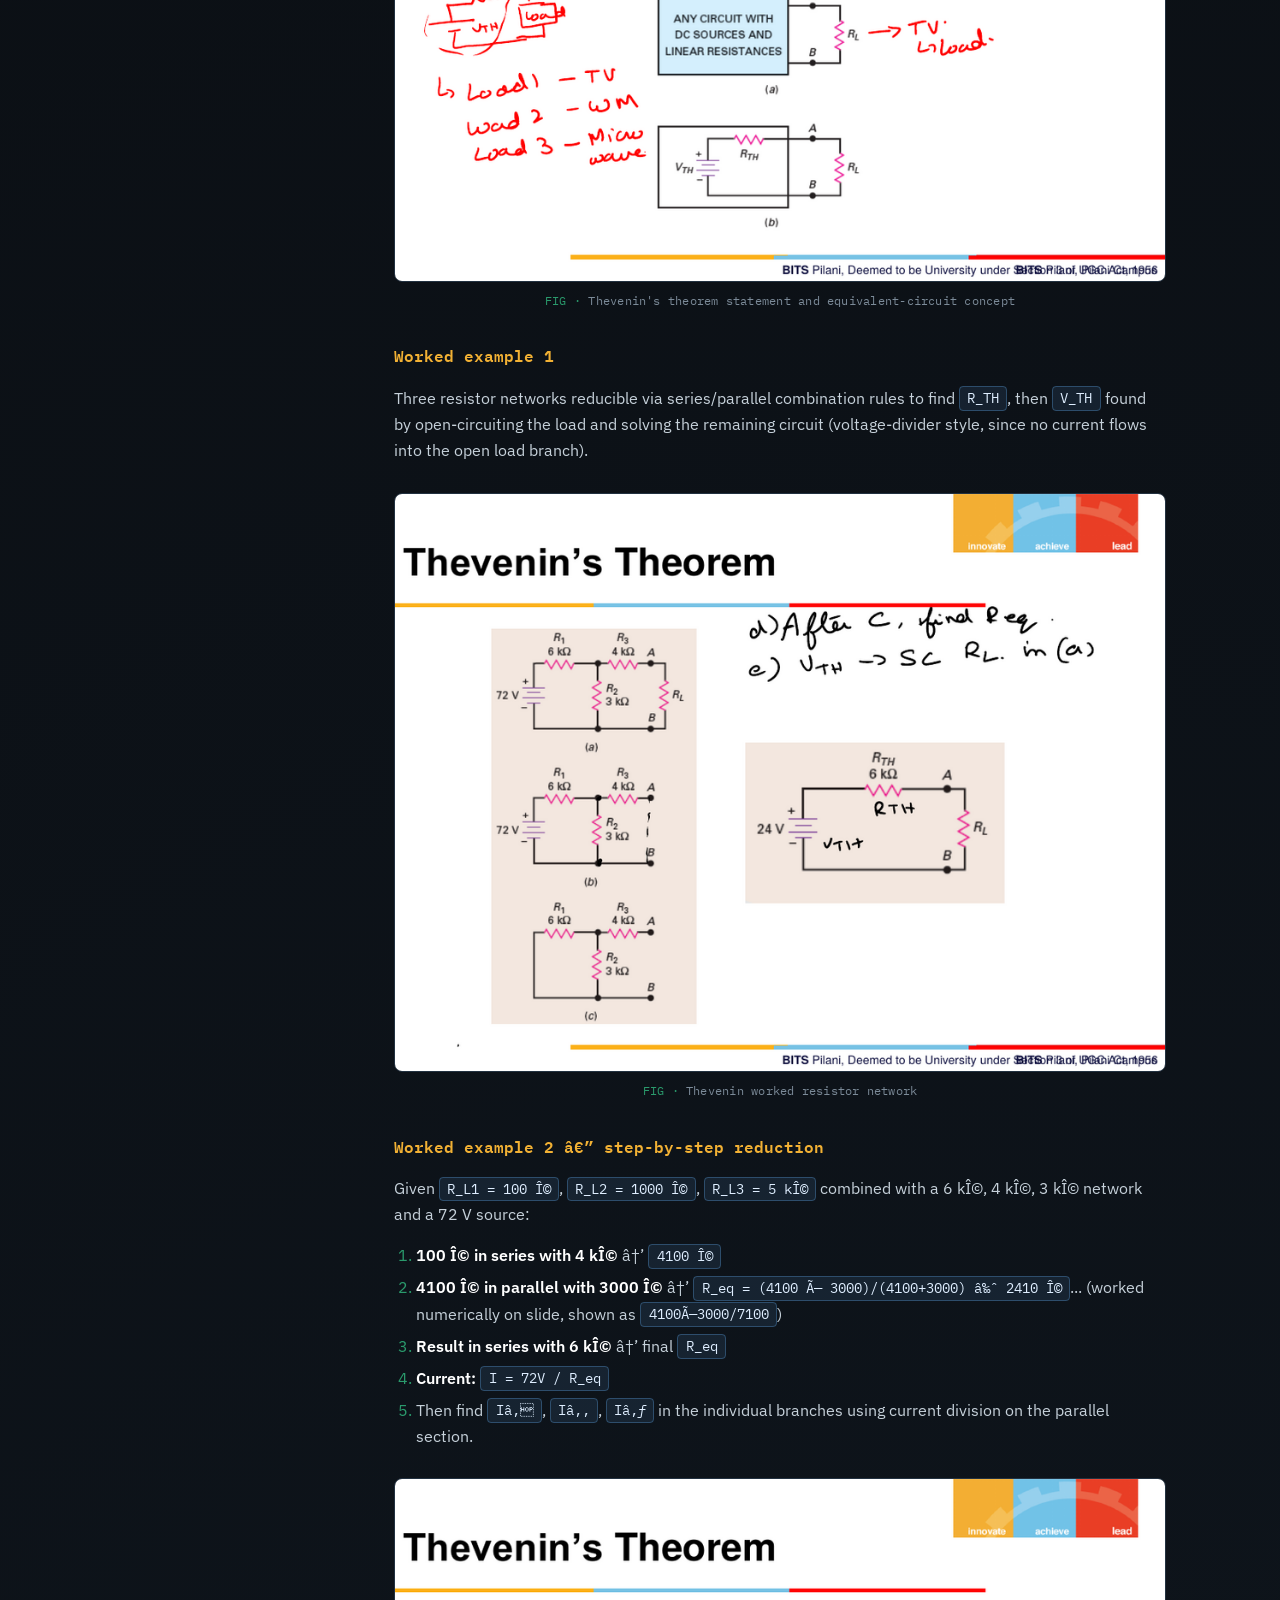
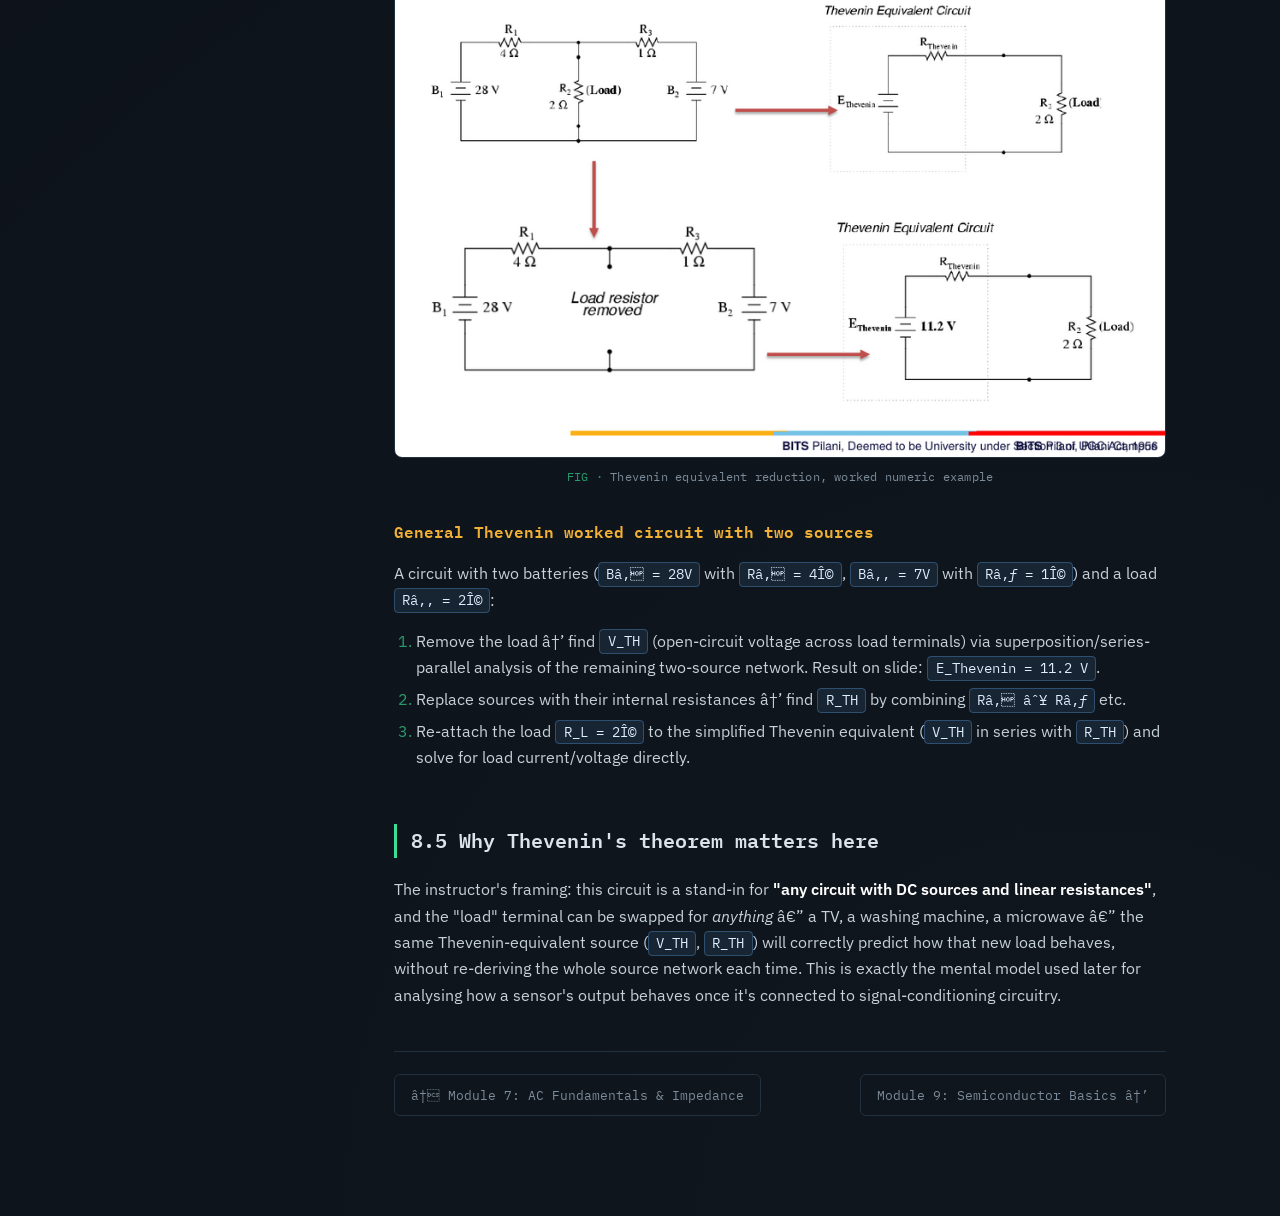
<file: notes/08-circuit-laws-and-thevenin.html>
﻿<!DOCTYPE html>
<html lang="en">
<head>
<meta charset="UTF-8">
<meta name="viewport" content="width=device-width, initial-scale=1.0">
<title>Module 8: Circuit Laws & Thevenin Â· Autotronics Fundamentals</title>
<link rel="stylesheet" href="../styles.css">
<link rel="preconnect" href="https://fonts.googleapis.com">
<link href="https://fonts.googleapis.com/css2?family=IBM+Plex+Mono:wght@400;500;600;700&family=IBM+Plex+Sans:wght@400;500;600;700&display=swap" rel="stylesheet">
</head>
<body>
<div class="board">
  <aside class="sidebar">
    <div class="sidebar-head">
      <a href="../index.html" class="logo">
        <span class="logo-mark">âš</span>
        <span class="logo-text">AUTOTRONICS<br><small>Electrical &amp; Electronics Fundamentals</small></span>
      </a>
    </div>
    <nav>
      <ul class="nav-list">
        <li class=""><a href="../index.html"><span class="pin">â—‰</span>Course Map</a></li>
      </ul>
      <div class="nav-divider">MODULES</div>
      <ul class="nav-list">
        <li class=""><a href="01-systems-and-signal-flow.html"><span class="pin">1</span>Systems &amp; Signal Flow</a></li>
<li class=""><a href="02-sensors-classification.html"><span class="pin">2</span>Sensor Classification</a></li>
<li class=""><a href="03-voltage-and-current.html"><span class="pin">3</span>Voltage &amp; Current</a></li>
<li class=""><a href="04-resistors-and-networks.html"><span class="pin">4</span>Resistors &amp; Networks</a></li>
<li class=""><a href="05-capacitors.html"><span class="pin">5</span>Capacitors</a></li>
<li class=""><a href="06-inductors-and-magnetism.html"><span class="pin">6</span>Inductors &amp; Magnetism</a></li>
<li class=""><a href="07-ac-fundamentals-impedance.html"><span class="pin">7</span>AC Fundamentals &amp; Impedance</a></li>
<li class="active"><a href="08-circuit-laws-and-thevenin.html"><span class="pin">8</span>Circuit Laws &amp; Thevenin</a></li>
<li class=""><a href="09-semiconductor-basics.html"><span class="pin">9</span>Semiconductor Basics</a></li>
<li class=""><a href="10-diodes-and-applications.html"><span class="pin">10</span>Diodes &amp; Applications</a></li>
<li class=""><a href="11-transistors-bjt-mosfet.html"><span class="pin">11</span>Transistors: BJT &amp; MOSFET</a></li>
<li class=""><a href="12-digital-logic-gates.html"><span class="pin">12</span>Digital Logic Gates</a></li>
<li class=""><a href="13-boolean-algebra.html"><span class="pin">13</span>Boolean Algebra</a></li>
<li class=""><a href="14-power-electronics-thyristors.html"><span class="pin">14</span>Power Electronics</a></li>
      </ul>
    </nav>
    <div class="sidebar-foot">L2 &amp; L3 Â· Dr. Madhuri Bayya<br>BITS Pilani Â· AEZG533/AELZG533</div>
  </aside>
  <main class="content">
    <div class="trace-rule"></div>
    <article class="markdown-body">
<h1 id="8-circuit-laws-kcl-kvl-meshnodal-analysis-thevenins-theorem">8. Circuit Laws  KCL, KVL, Mesh/Nodal Analysis, Thevenin's Theorem</h1>
<h2 id="81-kirchhoffs-current-law-kcl-junction-rule">8.1 Kirchhoff's Current Law (KCL) â€” Junction Rule</h2>
<blockquote>
<p>At any junction, the sum of the currents must equal zero.</p>
</blockquote>
<pre><code>Î£ I_junction = 0
</code></pre>
<p>Equivalent statement: current entering a node = current leaving it.</p>
<h2 id="82-kirchhoffs-voltage-law-kvl-loop-rule">8.2 Kirchhoff's Voltage Law (KVL) â€” Loop Rule</h2>
<blockquote>
<p>The sum of the potential differences across all elements around any
closed circuit loop must be zero.</p>
</blockquote>
<pre><code>Î£ Î”V_closed loop = 0
</code></pre>
<h3 id="worked-example">Worked example</h3>
<p>Loop with two EMF sources and two resistors in series:
<code>Îµâ‚ = 6.0 V</code>, <code>Îµâ‚‚ = 10 Î©</code>(as resistor)... using the general form:</p>
<pre><code>Î£ Î”V = 0  â‡’  Îµâ‚ âˆ’ IRâ‚ âˆ’ Îµâ‚‚ âˆ’ IRâ‚‚ = 0
I = (Îµâ‚ âˆ’ Îµâ‚‚) / (Râ‚ + Râ‚‚) = (6.0 V âˆ’ 12 V) / (8.0 Î© + 10 Î©) = âˆ’0.33 A
</code></pre>
<p>(The negative sign indicates the assumed current direction was opposite to
the actual direction â€” a standard KVL bookkeeping result.)</p>
<figure class="diagram"><img alt="KCL and KVL statements with worked example" src="../assets/img/kcl-kvl.png"><figcaption>KCL and KVL statements with worked example</figcaption></figure>
<h2 id="83-two-circuit-solving-methods-demonstrated">8.3 Two circuit-solving methods demonstrated</h2>
<h3 id="method-1-mesh-analysis">Method 1 â€” Mesh Analysis</h3>
<ul>
<li>Assume a <strong>mesh current</strong> in each independent loop (e.g. <code>I_A</code> in loop 1,
  <code>I_B</code> in loop 2).</li>
<li>Write KVL around each mesh in terms of these mesh currents, e.g.:</li>
</ul>
<pre><code>Loop 1:  10Â·I_A + 10(I_A âˆ’ I_B) + 10 âˆ’ 10 = 0
Loop 2:  5Â·I_B âˆ’ 20 âˆ’ 10 + 10(I_B âˆ’ I_A) = 0
</code></pre>
<ul>
<li>Solve the resulting simultaneous equations for <code>I_A</code>, <code>I_B</code>; branch
  currents like <code>I_3 = I_A</code> (or similar, depending on the circuit
  topology) fall out directly.</li>
<li>Homework noted: solving the resulting system of simultaneous equations.</li>
</ul>
<figure class="diagram"><img alt="Mesh analysis worked example" src="../assets/img/kvl-example.png"><figcaption>Mesh analysis worked example</figcaption></figure>
<h3 id="method-2-nodal-analysis">Method 2 â€” Nodal Analysis</h3>
<ul>
<li>Assign a reference node (ground) and unknown node voltages.</li>
<li>Apply <strong>KCL</strong> at each non-reference node, expressing branch currents via
  Ohm's law in terms of node voltages.</li>
<li>Example equations built in class at two nodes (labelled 1 and 2):</li>
</ul>
<pre><code>Node 1:   10Â·Iâ‚ âˆ’ 10Â·Iâ‚‚ + 10 = 10
Node 2:    5Â·Iâ‚ƒ âˆ’ 20 âˆ’ 10 + 10Â·Iâ‚‚ = 0
Constraint: Iâ‚ + Iâ‚‚ = Iâ‚ƒ
</code></pre>
<p>(Exact coefficients depend on the specific resistor values in the circuit
being solved â€” the structure/approach is the transferable part.)</p>
<figure class="diagram"><img alt="Nodal analysis setup" src="../assets/img/mesh-nodal.png"><figcaption>Nodal analysis setup</figcaption></figure>
<h3 id="general-seriesparallel-reduction-recap-avoid-overkill">General series/parallel reduction (recap, avoid overkill)</h3>
<p>For simpler circuits, plain series/parallel reduction plus KVL is often
enough â€” no need for full mesh/nodal machinery. Example shown in class:</p>
<pre><code>V = V_R1 + V_R2     (KVL, series-ish branch)
R2 âˆ¥ R3  â‡’  R_eq = R2R3/(R2+R3)
V = IÂ·R1 + IÂ·(R2R3)/(R2+R3)
</code></pre>
<h2 id="84-thevenins-theorem">8.4 Thevenin's Theorem</h2>
<blockquote>
<p><strong>Thevenin voltage (V_TH)</strong> is the voltage across the load terminals when
the load resistor is removed (open-circuited).</p>
<p><strong>Thevenin resistance (R_TH)</strong> is the resistance an ohmmeter would
measure across the load terminals <strong>with all independent sources
replaced by their internal resistance</strong> (voltage sources shorted, current
sources opened) and the load removed.</p>
</blockquote>
<pre><code>I_L = V_TH / (R_TH + R_L)
</code></pre>
<p>Any linear circuit with DC sources and linear resistances, as seen from two
load terminals Aâ€“B, can be replaced by a single voltage source <code>V_TH</code> in
series with a single resistor <code>R_TH</code>.</p>
<figure class="diagram"><img alt="Thevenin's theorem statement and equivalent-circuit concept" src="../assets/img/thevenin-intro.png"><figcaption>Thevenin&#x27;s theorem statement and equivalent-circuit concept</figcaption></figure>
<h3 id="worked-example-1">Worked example 1</h3>
<p>Three resistor networks reducible via series/parallel combination rules to
find <code>R_TH</code>, then <code>V_TH</code> found by open-circuiting the load and solving the
remaining circuit (voltage-divider style, since no current flows into the
open load branch).</p>
<figure class="diagram"><img alt="Thevenin worked resistor network" src="../assets/img/thevenin-example1.png"><figcaption>Thevenin worked resistor network</figcaption></figure>
<h3 id="worked-example-2-step-by-step-reduction">Worked example 2 â€” step-by-step reduction</h3>
<p>Given <code>R_L1 = 100 Î©</code>, <code>R_L2 = 1000 Î©</code>, <code>R_L3 = 5 kÎ©</code> combined with a 6 kÎ©,
4 kÎ©, 3 kÎ© network and a 72 V source:</p>
<ol>
<li><strong>100 Î© in series with 4 kÎ©</strong> â†’ <code>4100 Î©</code></li>
<li><strong>4100 Î© in parallel with 3000 Î©</strong> â†’ <code>R_eq = (4100 Ã— 3000)/(4100+3000) â‰ˆ 2410 Î©</code>... (worked numerically on slide, shown as <code>4100Ã—3000/7100</code>)</li>
<li><strong>Result in series with 6 kÎ©</strong> â†’ final <code>R_eq</code></li>
<li><strong>Current:</strong> <code>I = 72V / R_eq</code></li>
<li>Then find <code>Iâ‚</code>, <code>Iâ‚‚</code>, <code>Iâ‚ƒ</code> in the individual branches using current
   division on the parallel section.</li>
</ol>
<figure class="diagram"><img alt="Thevenin equivalent reduction, worked numeric example" src="../assets/img/thevenin-example2.png"><figcaption>Thevenin equivalent reduction, worked numeric example</figcaption></figure>
<h3 id="general-thevenin-worked-circuit-with-two-sources">General Thevenin worked circuit with two sources</h3>
<p>A circuit with two batteries (<code>Bâ‚ = 28V</code> with <code>Râ‚ = 4Î©</code>, <code>Bâ‚‚ = 7V</code> with
<code>Râ‚ƒ = 1Î©</code>) and a load <code>Râ‚‚ = 2Î©</code>:</p>
<ol>
<li>Remove the load â†’ find <code>V_TH</code> (open-circuit voltage across load
   terminals) via superposition/series-parallel analysis of the remaining
   two-source network. Result on slide: <code>E_Thevenin = 11.2 V</code>.</li>
<li>Replace sources with their internal resistances â†’ find <code>R_TH</code> by
   combining <code>Râ‚ âˆ¥ Râ‚ƒ</code> etc.</li>
<li>Re-attach the load <code>R_L = 2Î©</code> to the simplified Thevenin equivalent
   (<code>V_TH</code> in series with <code>R_TH</code>) and solve for load current/voltage
   directly.</li>
</ol>
<h2 id="85-why-thevenins-theorem-matters-here">8.5 Why Thevenin's theorem matters here</h2>
<p>The instructor's framing: this circuit is a stand-in for <strong>"any circuit
with DC sources and linear resistances"</strong>, and the "load" terminal can be
swapped for <em>anything</em> â€” a TV, a washing machine, a microwave â€” the same
Thevenin-equivalent source (<code>V_TH</code>, <code>R_TH</code>) will correctly predict how that
new load behaves, without re-deriving the whole source network each time.
This is exactly the mental model used later for analysing how a sensor's
output behaves once it's connected to signal-conditioning circuitry.</p>
    </article>
    <div class="pagenav">
      <div class="pagenav-inner"><a class="prev" href="07-ac-fundamentals-impedance.html">â† Module 7: AC Fundamentals &amp; Impedance</a><a class="next" href="09-semiconductor-basics.html">Module 9: Semiconductor Basics â†’</a></div>
    </div>
  </main>
</div>
</body>
</html>
</file>
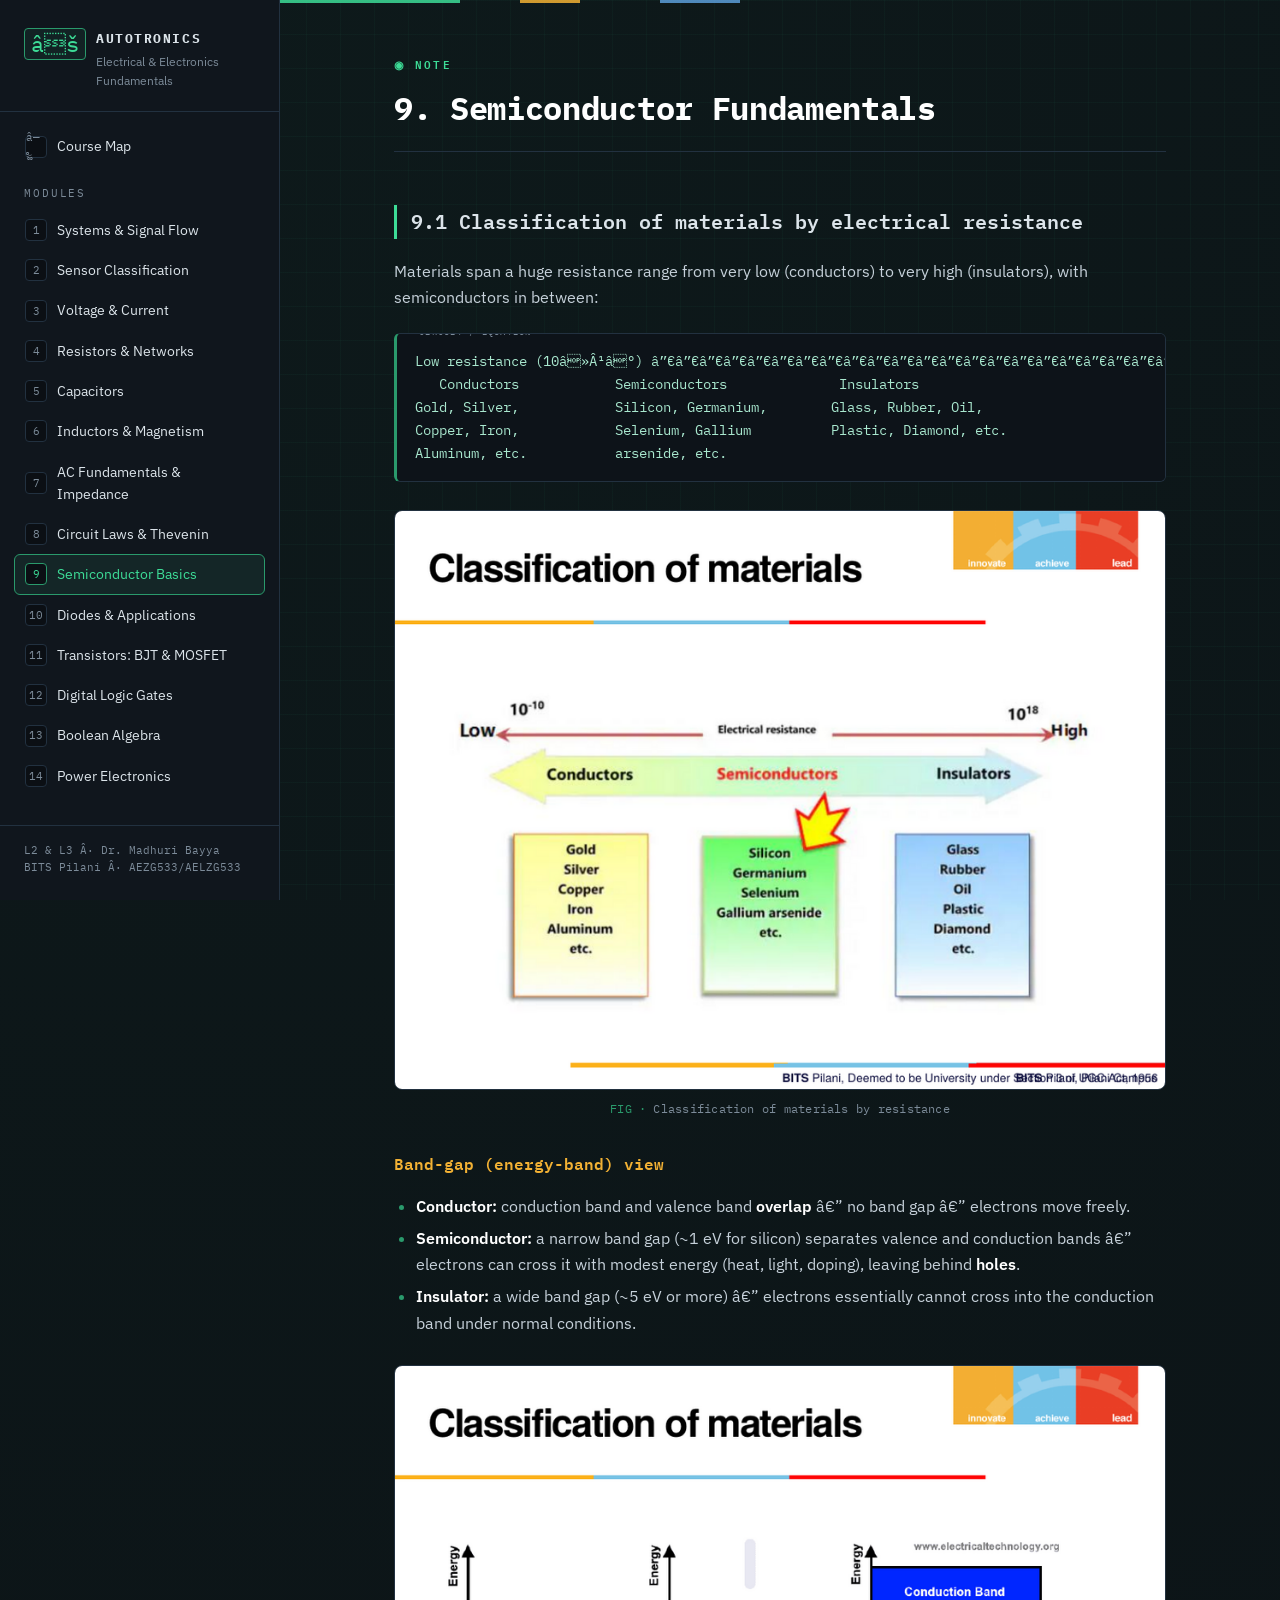
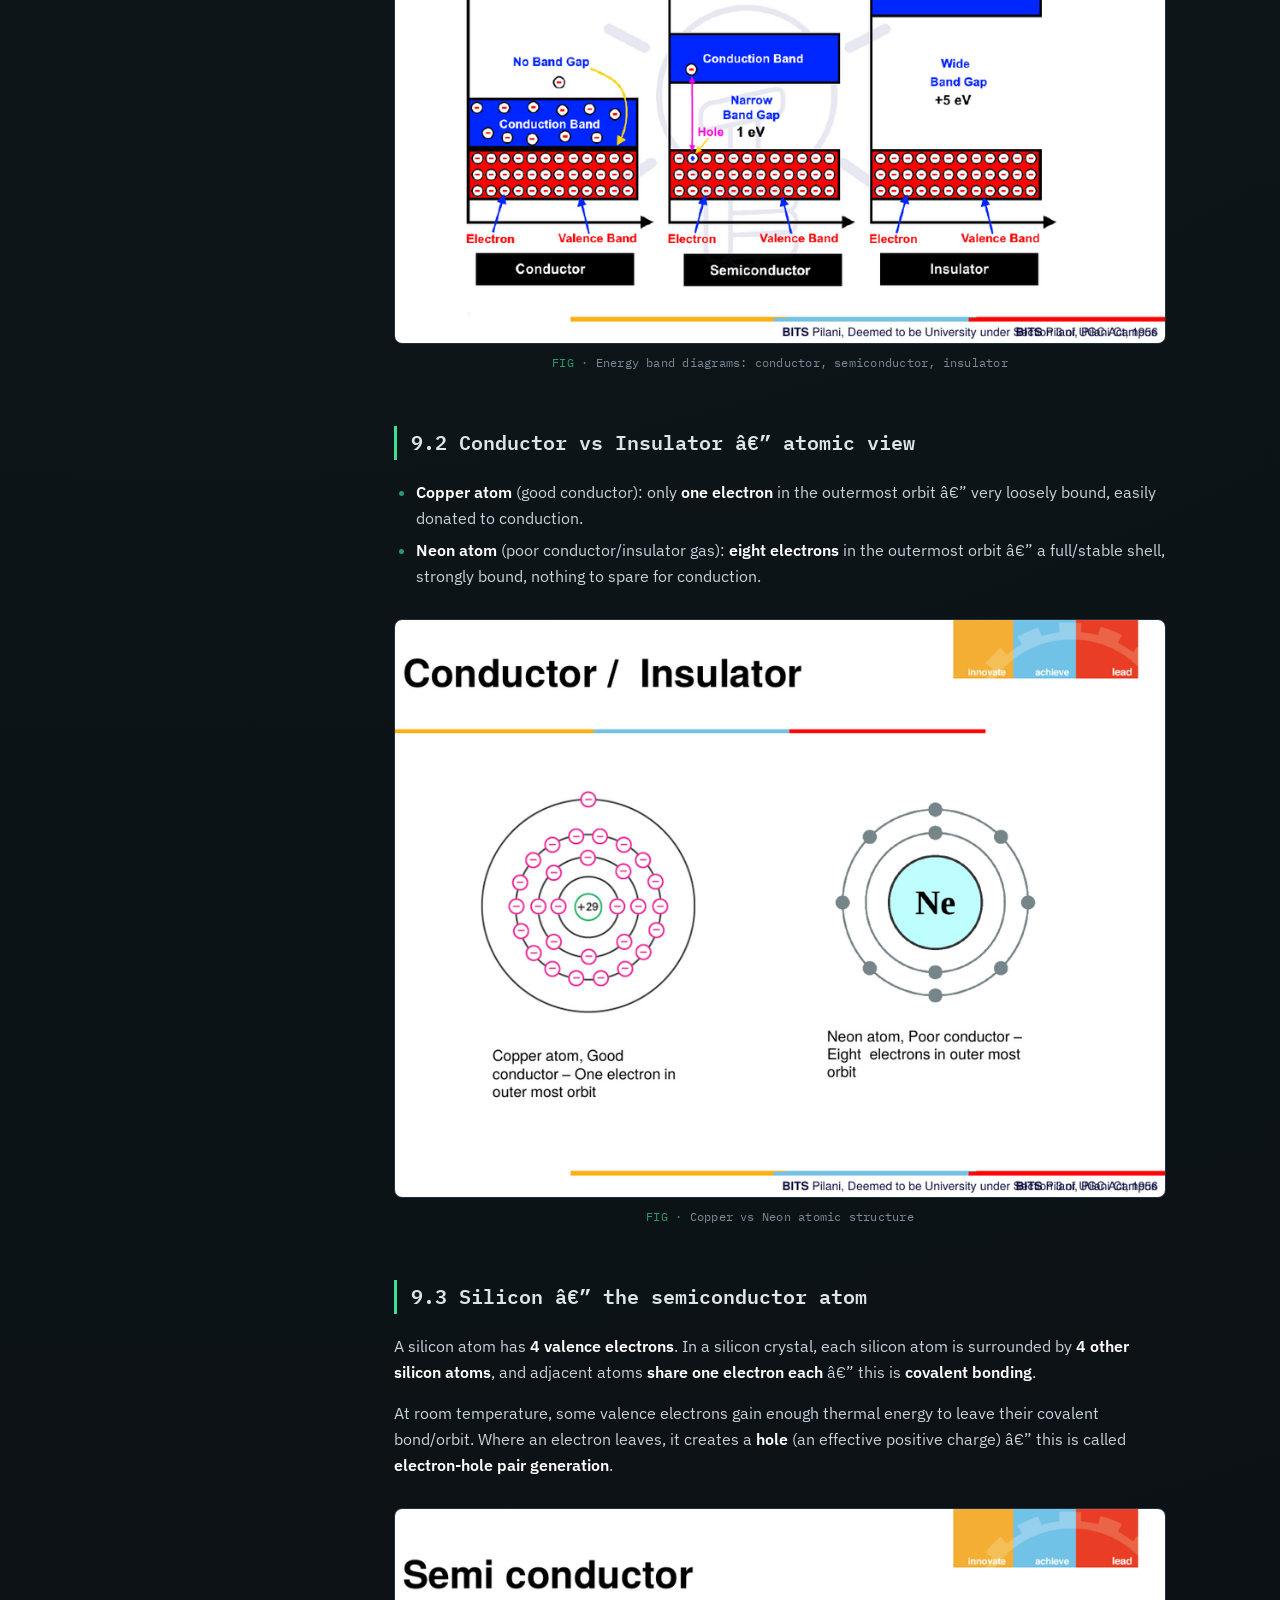
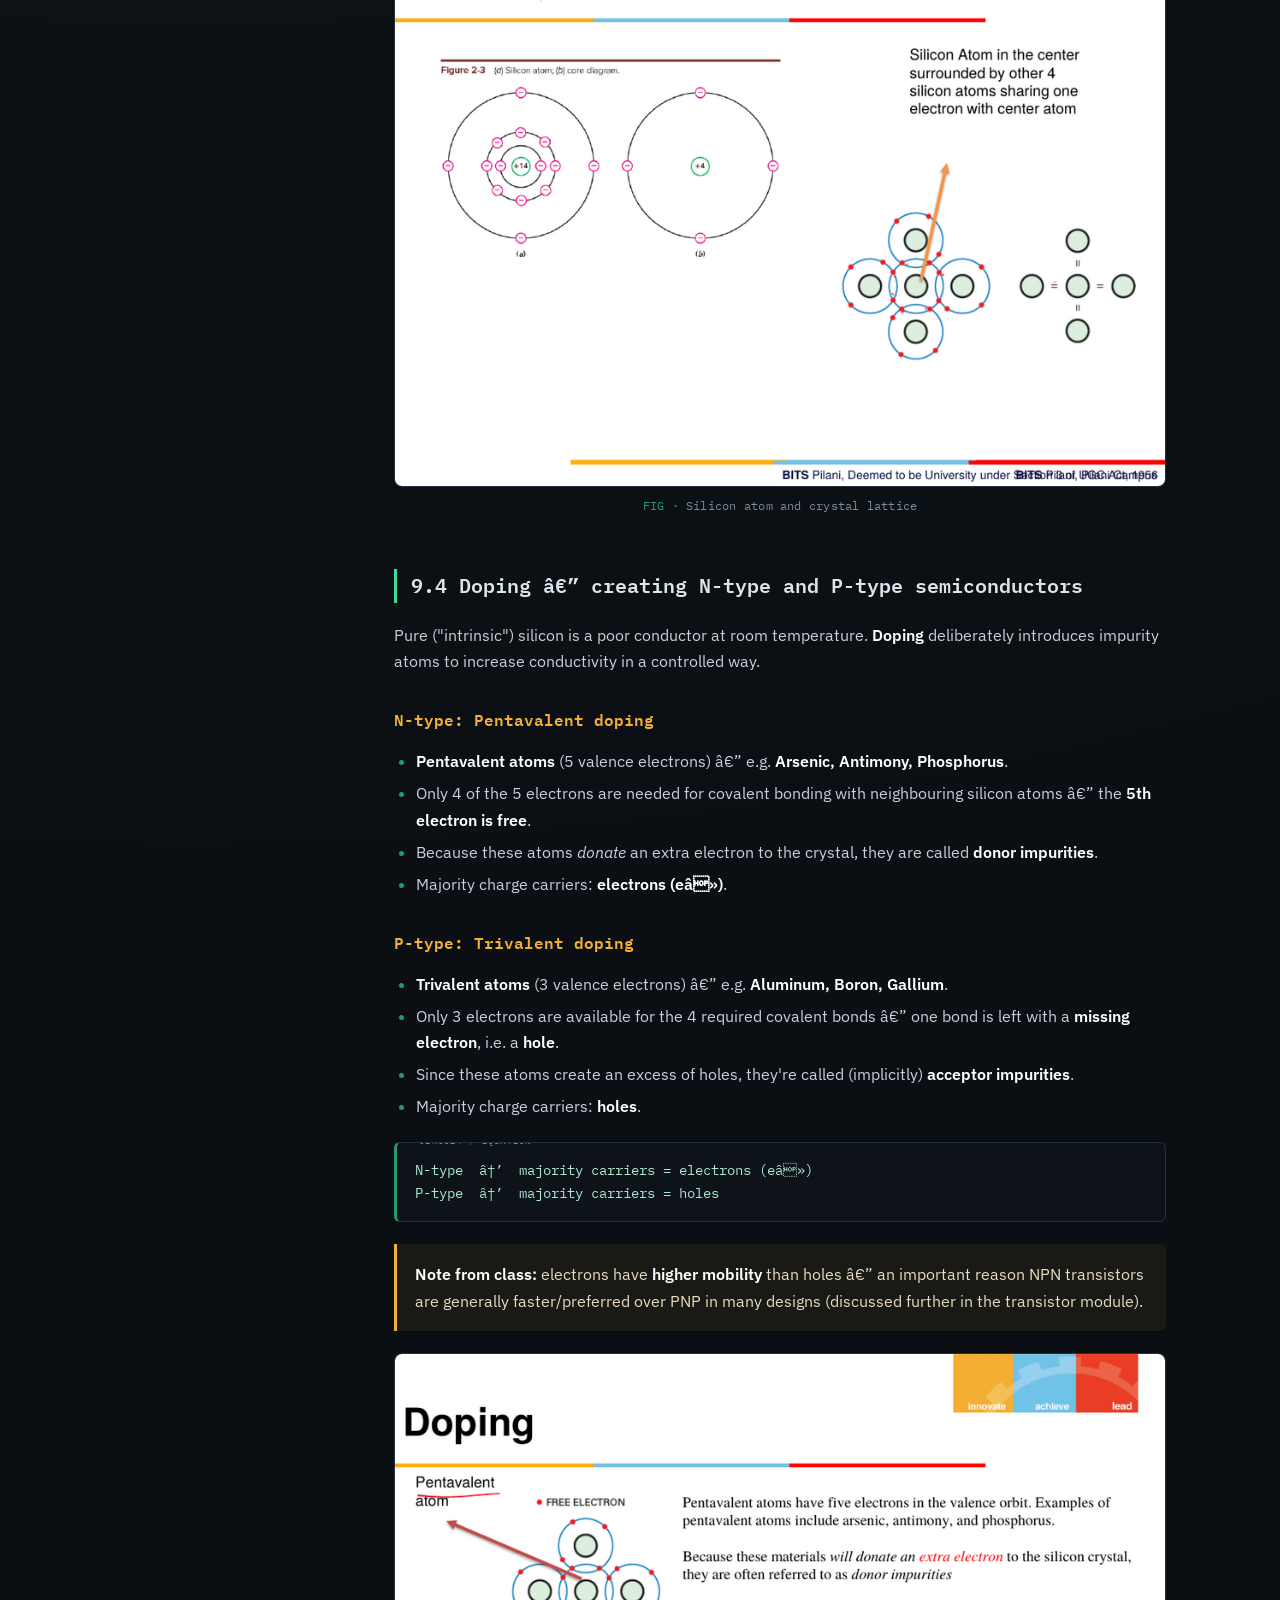
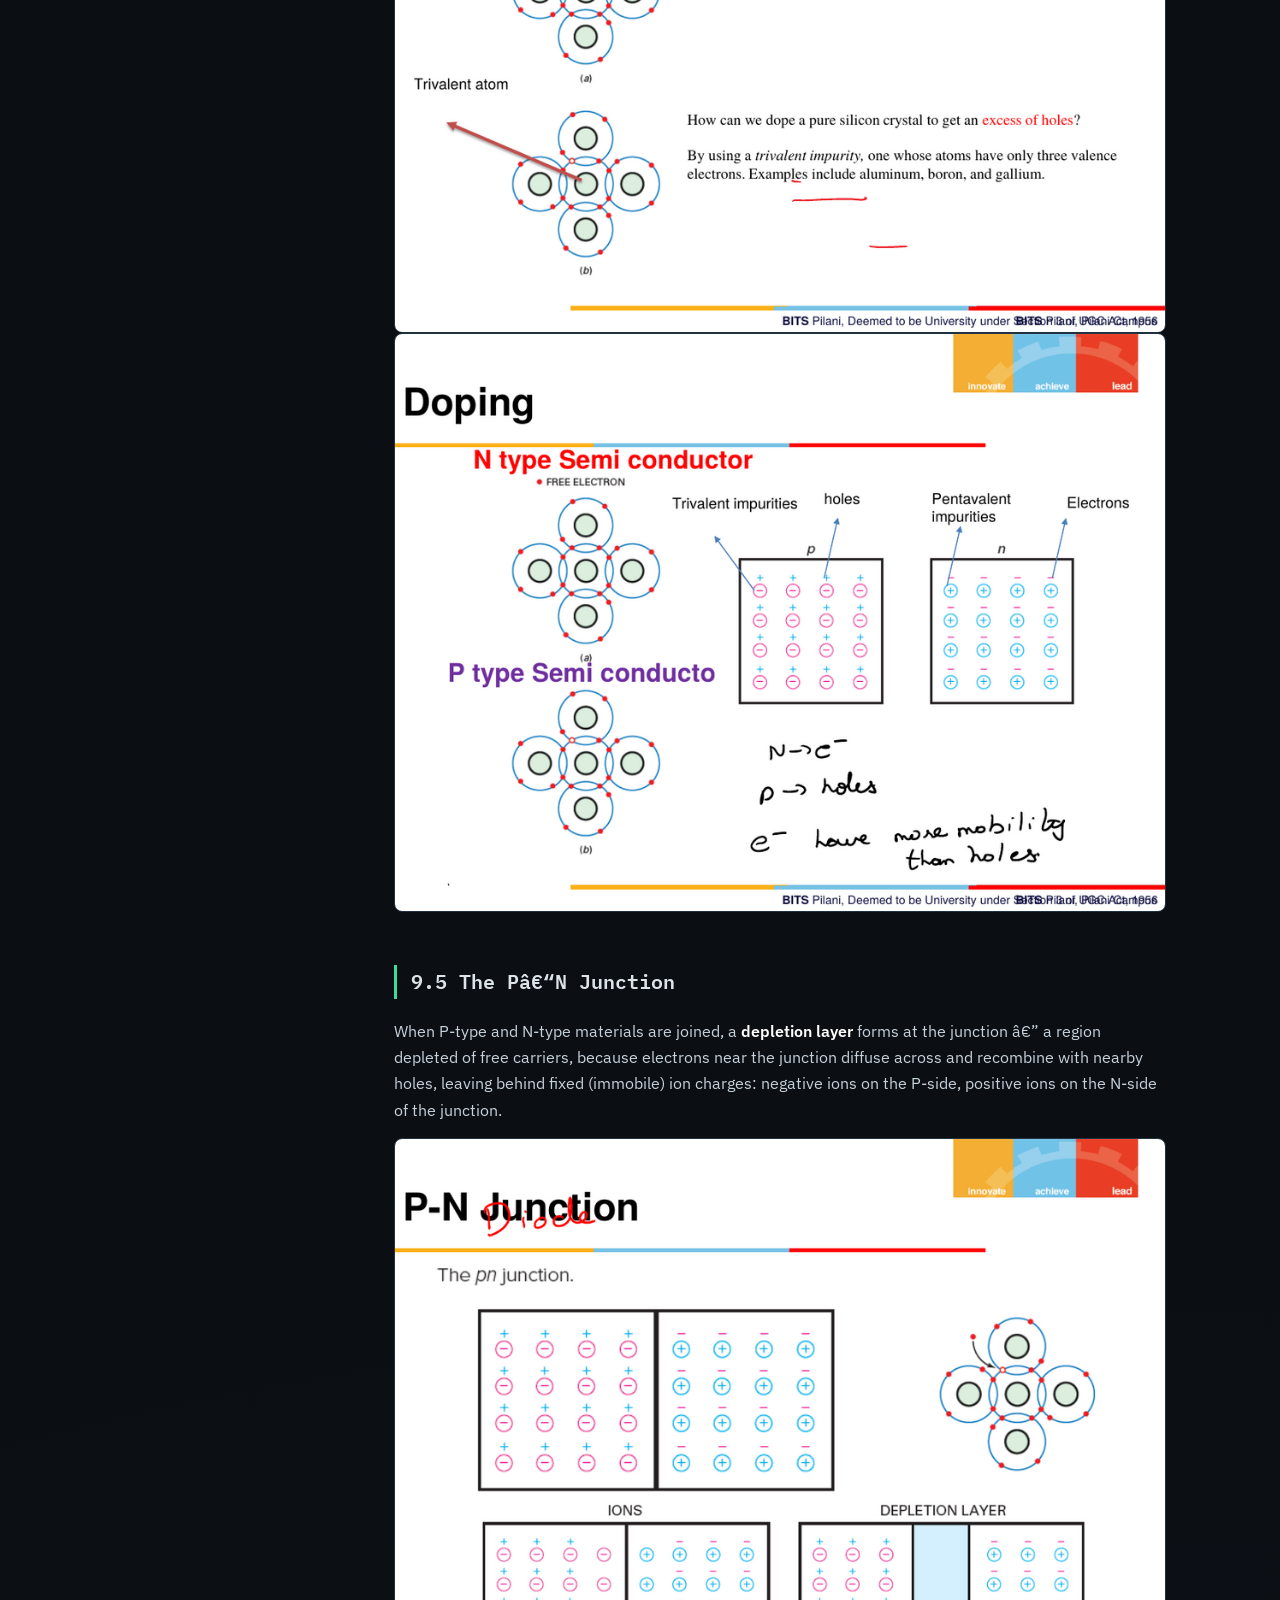
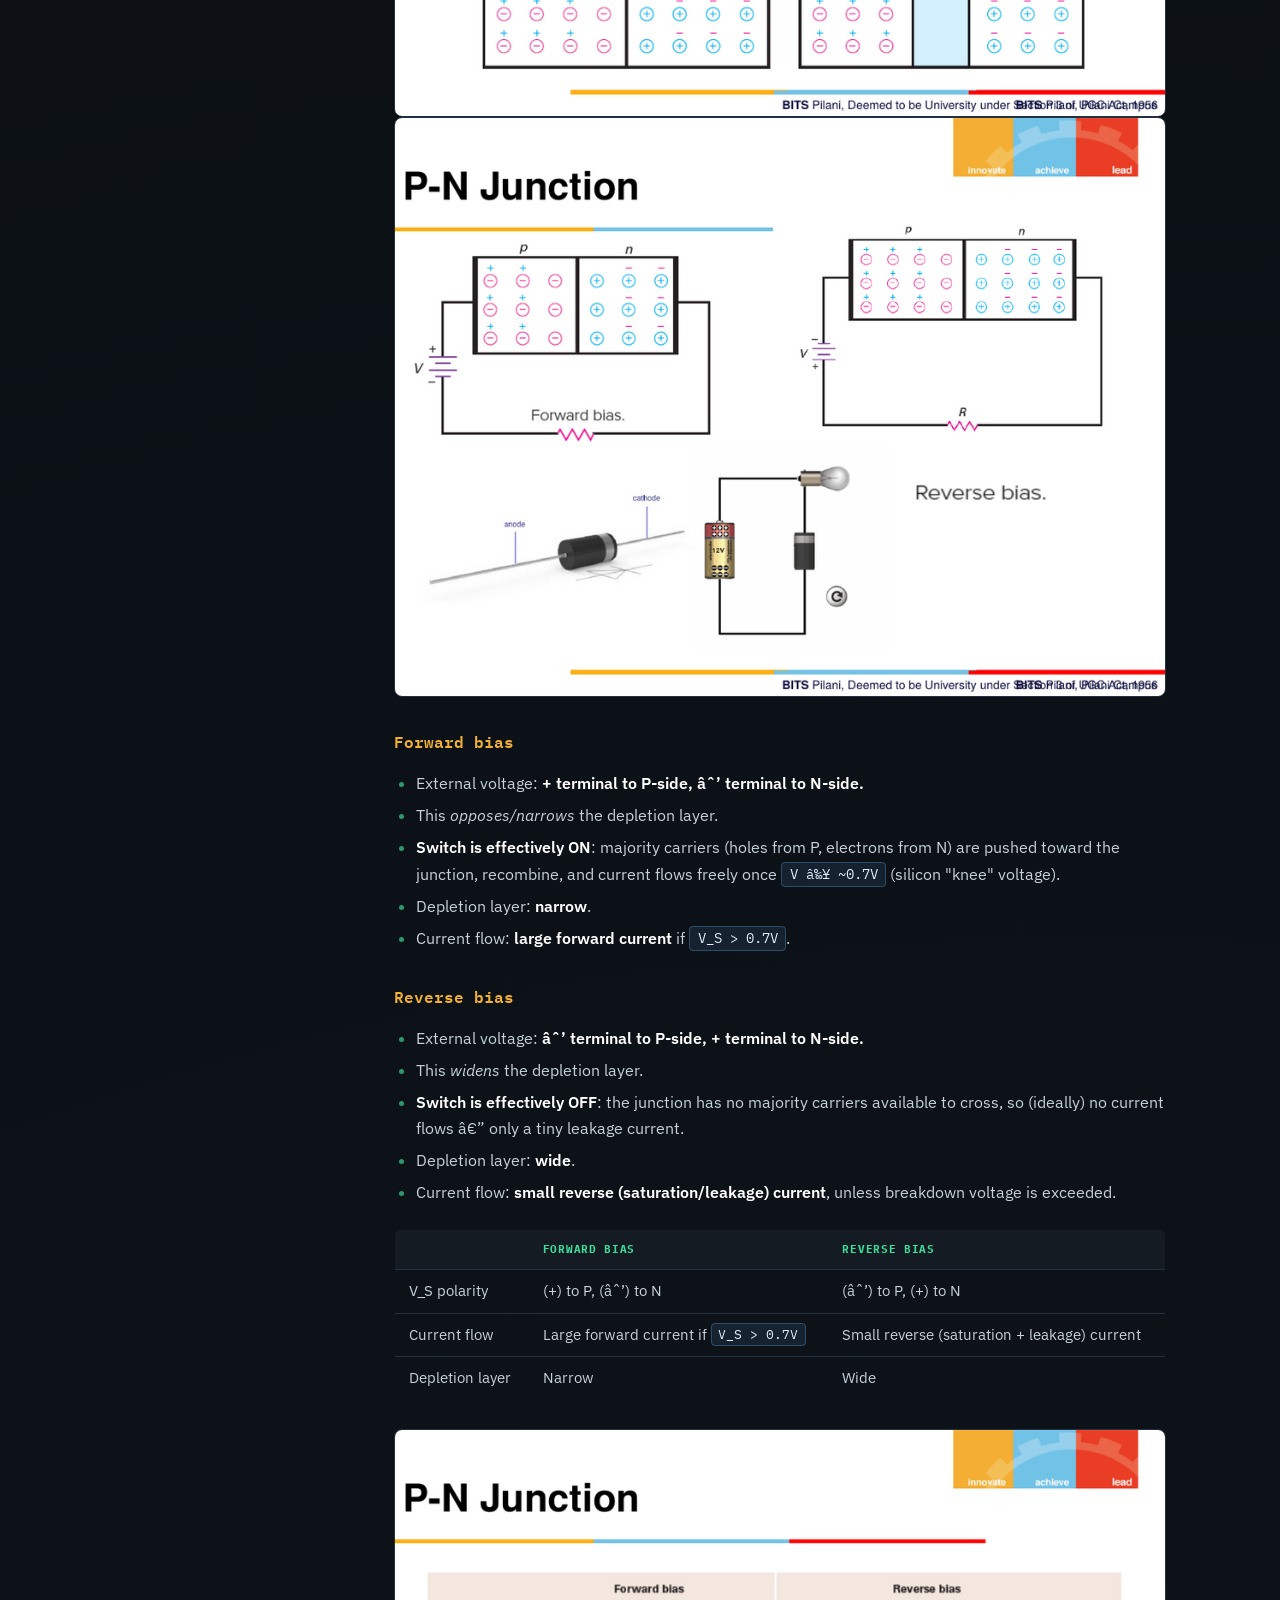
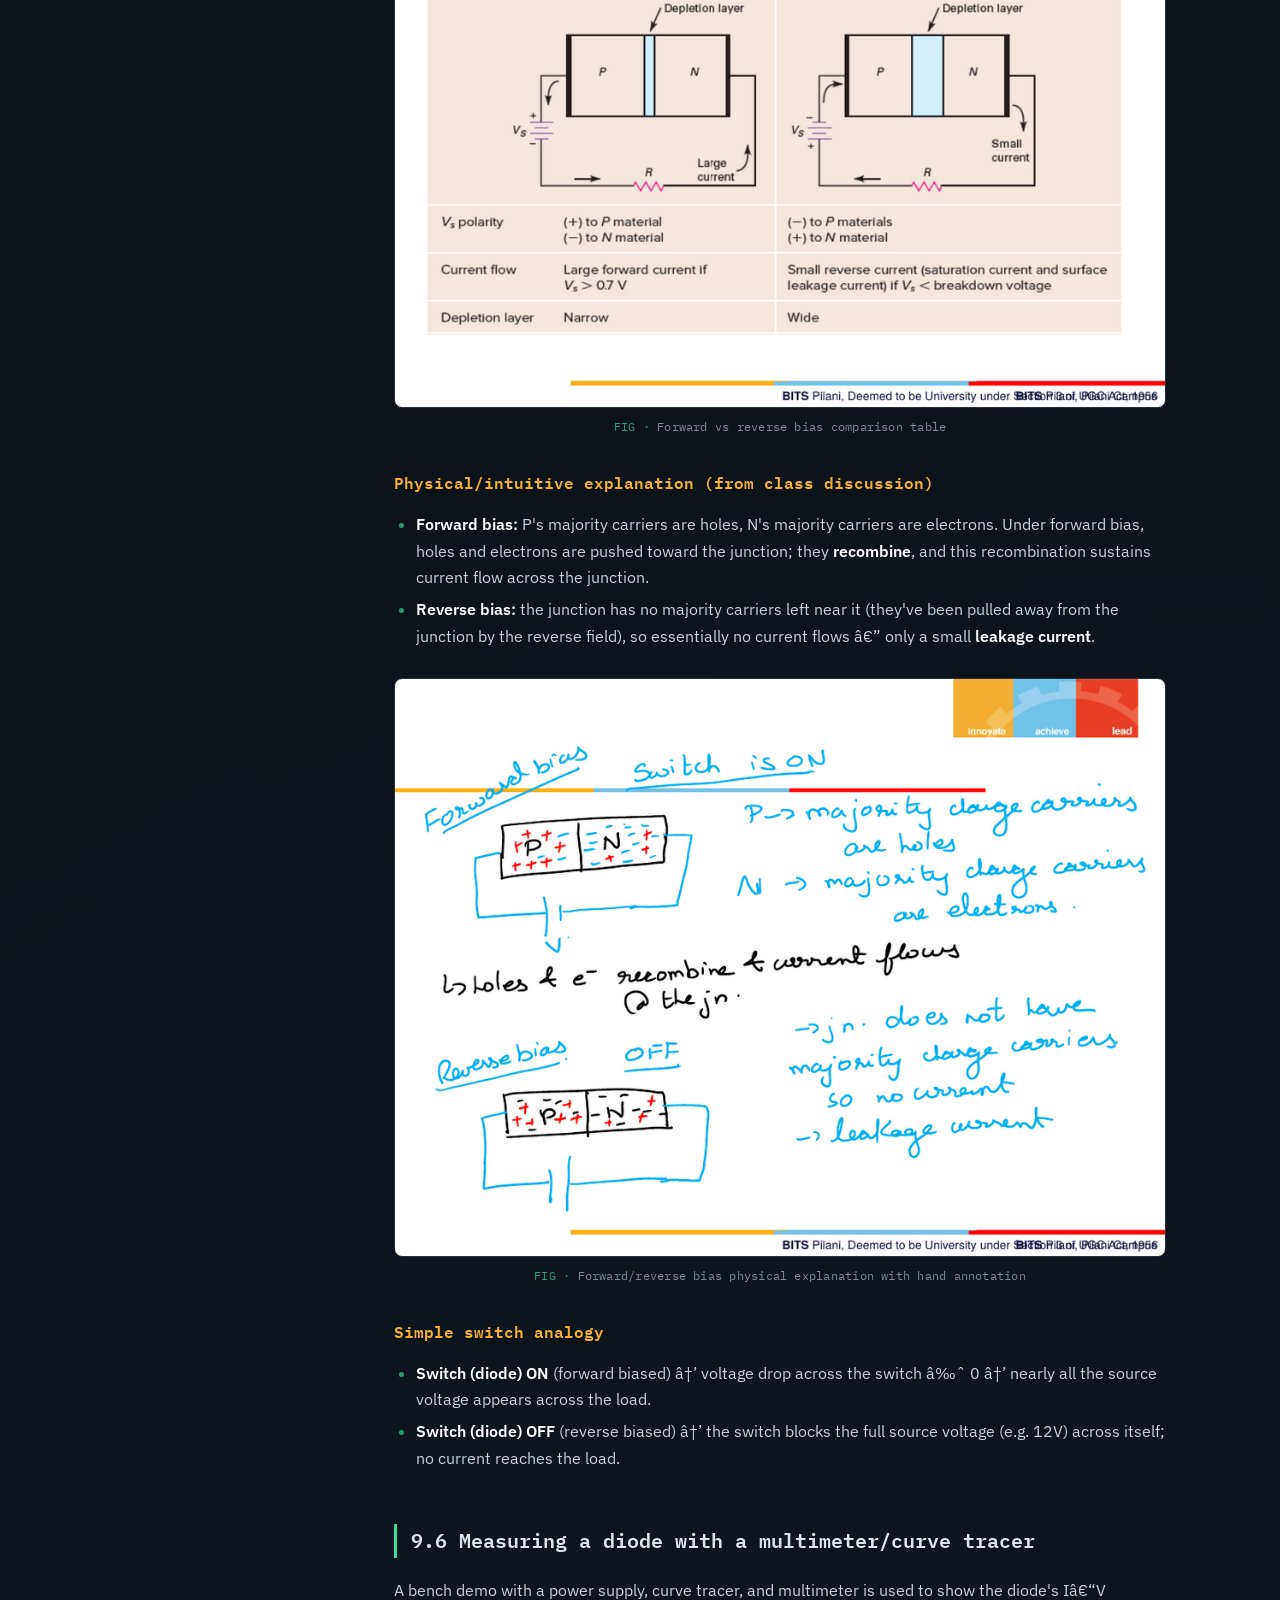
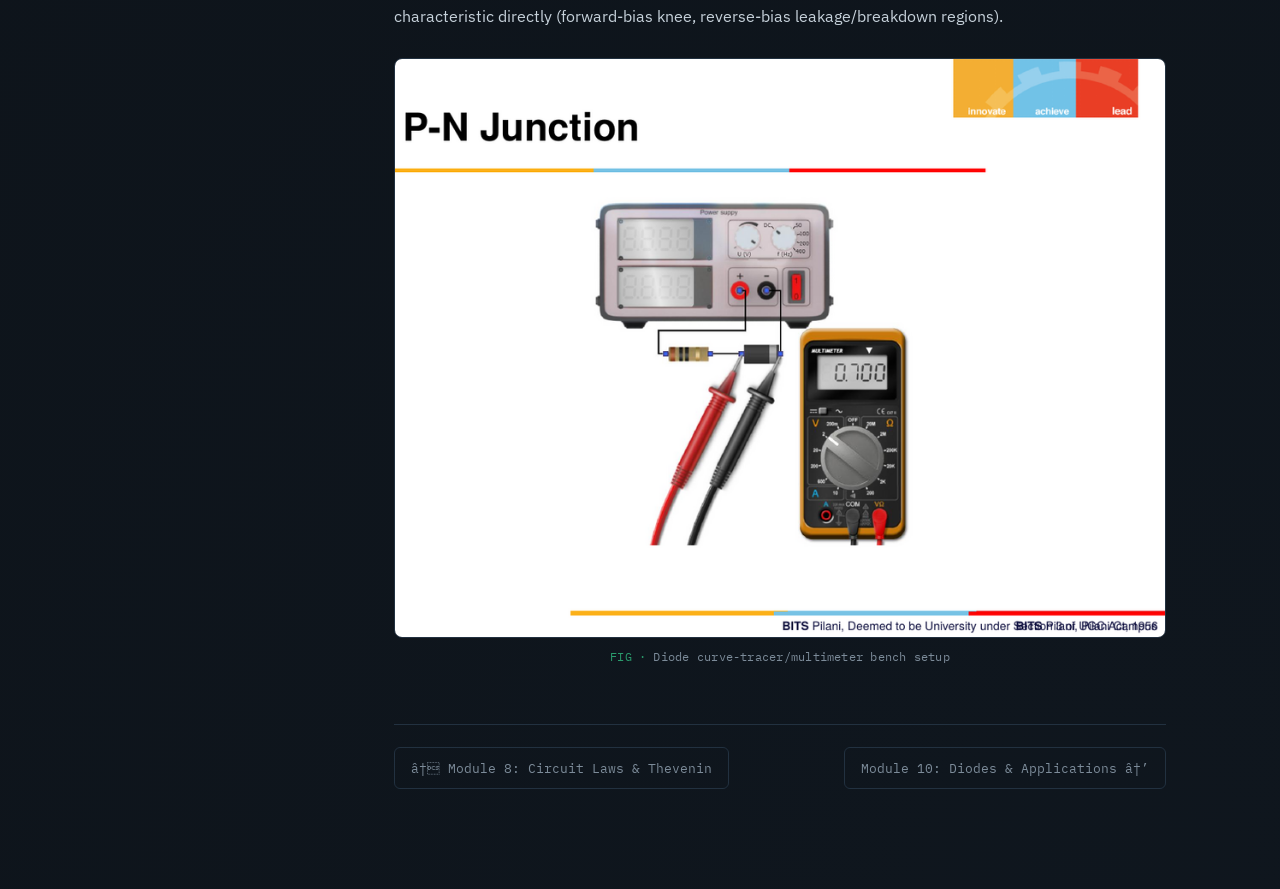
<file: notes/09-semiconductor-basics.html>
﻿<!DOCTYPE html>
<html lang="en">
<head>
<meta charset="UTF-8">
<meta name="viewport" content="width=device-width, initial-scale=1.0">
<title>Module 9: Semiconductor Basics Â· Autotronics Fundamentals</title>
<link rel="stylesheet" href="../styles.css">
<link rel="preconnect" href="https://fonts.googleapis.com">
<link href="https://fonts.googleapis.com/css2?family=IBM+Plex+Mono:wght@400;500;600;700&family=IBM+Plex+Sans:wght@400;500;600;700&display=swap" rel="stylesheet">
</head>
<body>
<div class="board">
  <aside class="sidebar">
    <div class="sidebar-head">
      <a href="../index.html" class="logo">
        <span class="logo-mark">âš</span>
        <span class="logo-text">AUTOTRONICS<br><small>Electrical &amp; Electronics Fundamentals</small></span>
      </a>
    </div>
    <nav>
      <ul class="nav-list">
        <li class=""><a href="../index.html"><span class="pin">â—‰</span>Course Map</a></li>
      </ul>
      <div class="nav-divider">MODULES</div>
      <ul class="nav-list">
        <li class=""><a href="01-systems-and-signal-flow.html"><span class="pin">1</span>Systems &amp; Signal Flow</a></li>
<li class=""><a href="02-sensors-classification.html"><span class="pin">2</span>Sensor Classification</a></li>
<li class=""><a href="03-voltage-and-current.html"><span class="pin">3</span>Voltage &amp; Current</a></li>
<li class=""><a href="04-resistors-and-networks.html"><span class="pin">4</span>Resistors &amp; Networks</a></li>
<li class=""><a href="05-capacitors.html"><span class="pin">5</span>Capacitors</a></li>
<li class=""><a href="06-inductors-and-magnetism.html"><span class="pin">6</span>Inductors &amp; Magnetism</a></li>
<li class=""><a href="07-ac-fundamentals-impedance.html"><span class="pin">7</span>AC Fundamentals &amp; Impedance</a></li>
<li class=""><a href="08-circuit-laws-and-thevenin.html"><span class="pin">8</span>Circuit Laws &amp; Thevenin</a></li>
<li class="active"><a href="09-semiconductor-basics.html"><span class="pin">9</span>Semiconductor Basics</a></li>
<li class=""><a href="10-diodes-and-applications.html"><span class="pin">10</span>Diodes &amp; Applications</a></li>
<li class=""><a href="11-transistors-bjt-mosfet.html"><span class="pin">11</span>Transistors: BJT &amp; MOSFET</a></li>
<li class=""><a href="12-digital-logic-gates.html"><span class="pin">12</span>Digital Logic Gates</a></li>
<li class=""><a href="13-boolean-algebra.html"><span class="pin">13</span>Boolean Algebra</a></li>
<li class=""><a href="14-power-electronics-thyristors.html"><span class="pin">14</span>Power Electronics</a></li>
      </ul>
    </nav>
    <div class="sidebar-foot">L2 &amp; L3 Â· Dr. Madhuri Bayya<br>BITS Pilani Â· AEZG533/AELZG533</div>
  </aside>
  <main class="content">
    <div class="trace-rule"></div>
    <article class="markdown-body">
<h1 id="9-semiconductor-fundamentals">9. Semiconductor Fundamentals</h1>
<h2 id="91-classification-of-materials-by-electrical-resistance">9.1 Classification of materials by electrical resistance</h2>
<p>Materials span a huge resistance range from very low (conductors) to very
high (insulators), with semiconductors in between:</p>
<pre><code>Low resistance (10â»Â¹â°) â”€â”€â”€â”€â”€â”€â”€â”€â”€â”€â”€â”€â”€â”€â”€â”€â”€â”€â”€â”€â”€â”€â”€â”€â”€â”€â–º High resistance (10Â¹â¸)
   Conductors            Semiconductors              Insulators
Gold, Silver,            Silicon, Germanium,        Glass, Rubber, Oil,
Copper, Iron,            Selenium, Gallium          Plastic, Diamond, etc.
Aluminum, etc.           arsenide, etc.
</code></pre>
<figure class="diagram"><img alt="Classification of materials by resistance" src="../assets/img/material-classification-1.png"><figcaption>Classification of materials by resistance</figcaption></figure>
<h3 id="band-gap-energy-band-view">Band-gap (energy-band) view</h3>
<ul>
<li><strong>Conductor:</strong> conduction band and valence band <strong>overlap</strong> â€” no band
  gap â€” electrons move freely.</li>
<li><strong>Semiconductor:</strong> a narrow band gap (~1 eV for silicon) separates
  valence and conduction bands â€” electrons can cross it with modest energy
  (heat, light, doping), leaving behind <strong>holes</strong>.</li>
<li><strong>Insulator:</strong> a wide band gap (~5 eV or more) â€” electrons essentially
  cannot cross into the conduction band under normal conditions.</li>
</ul>
<figure class="diagram"><img alt="Energy band diagrams: conductor, semiconductor, insulator" src="../assets/img/material-classification-2.png"><figcaption>Energy band diagrams: conductor, semiconductor, insulator</figcaption></figure>
<h2 id="92-conductor-vs-insulator-atomic-view">9.2 Conductor vs Insulator â€” atomic view</h2>
<ul>
<li><strong>Copper atom</strong> (good conductor): only <strong>one electron</strong> in the outermost
  orbit â€” very loosely bound, easily donated to conduction.</li>
<li><strong>Neon atom</strong> (poor conductor/insulator gas): <strong>eight electrons</strong> in the
  outermost orbit â€” a full/stable shell, strongly bound, nothing to spare
  for conduction.</li>
</ul>
<figure class="diagram"><img alt="Copper vs Neon atomic structure" src="../assets/img/conductor-insulator.png"><figcaption>Copper vs Neon atomic structure</figcaption></figure>
<h2 id="93-silicon-the-semiconductor-atom">9.3 Silicon â€” the semiconductor atom</h2>
<p>A silicon atom has <strong>4 valence electrons</strong>. In a silicon crystal, each
silicon atom is surrounded by <strong>4 other silicon atoms</strong>, and adjacent atoms
<strong>share one electron each</strong> â€” this is <strong>covalent bonding</strong>.</p>
<p>At room temperature, some valence electrons gain enough thermal energy to
leave their covalent bond/orbit. Where an electron leaves, it creates a
<strong>hole</strong> (an effective positive charge) â€” this is called <strong>electron-hole
pair generation</strong>.</p>
<figure class="diagram"><img alt="Silicon atom and crystal lattice" src="../assets/img/semiconductor-atom.png"><figcaption>Silicon atom and crystal lattice</figcaption></figure>
<h2 id="94-doping-creating-n-type-and-p-type-semiconductors">9.4 Doping â€” creating N-type and P-type semiconductors</h2>
<p>Pure ("intrinsic") silicon is a poor conductor at room temperature.
<strong>Doping</strong> deliberately introduces impurity atoms to increase conductivity
in a controlled way.</p>
<h3 id="n-type-pentavalent-doping">N-type: Pentavalent doping</h3>
<ul>
<li><strong>Pentavalent atoms</strong> (5 valence electrons) â€” e.g. <strong>Arsenic, Antimony,
  Phosphorus</strong>.</li>
<li>Only 4 of the 5 electrons are needed for covalent bonding with
  neighbouring silicon atoms â€” the <strong>5th electron is free</strong>.</li>
<li>Because these atoms <em>donate</em> an extra electron to the crystal, they are
  called <strong>donor impurities</strong>.</li>
<li>Majority charge carriers: <strong>electrons (eâ»)</strong>.</li>
</ul>
<h3 id="p-type-trivalent-doping">P-type: Trivalent doping</h3>
<ul>
<li><strong>Trivalent atoms</strong> (3 valence electrons) â€” e.g. <strong>Aluminum, Boron,
  Gallium</strong>.</li>
<li>Only 3 electrons are available for the 4 required covalent bonds â€” one
  bond is left with a <strong>missing electron</strong>, i.e. a <strong>hole</strong>.</li>
<li>Since these atoms create an excess of holes, they're called (implicitly)
  <strong>acceptor impurities</strong>.</li>
<li>Majority charge carriers: <strong>holes</strong>.</li>
</ul>
<pre><code>N-type  â†’  majority carriers = electrons (eâ»)
P-type  â†’  majority carriers = holes
</code></pre>
<blockquote>
<p><strong>Note from class:</strong> electrons have <strong>higher mobility</strong> than holes â€” an
important reason NPN transistors are generally faster/preferred over PNP
in many designs (discussed further in the transistor module).</p>
</blockquote>
<p><img alt="Pentavalent/trivalent doping, donor/acceptor atoms" src="../assets/img/doping-basics.png" />
<img alt="N-type and P-type semiconductor structure" src="../assets/img/doping-np.png" /></p>
<h2 id="95-the-pn-junction">9.5 The Pâ€“N Junction</h2>
<p>When P-type and N-type materials are joined, a <strong>depletion layer</strong> forms
at the junction â€” a region depleted of free carriers, because electrons
near the junction diffuse across and recombine with nearby holes, leaving
behind fixed (immobile) ion charges: negative ions on the P-side, positive
ions on the N-side of the junction.</p>
<p><img alt="P-N junction: ions and depletion layer" src="../assets/img/pn-junction-1.png" />
<img alt="P-N junction structure" src="../assets/img/pn-junction-2.png" /></p>
<h3 id="forward-bias">Forward bias</h3>
<ul>
<li>External voltage: <strong>+ terminal to P-side, âˆ’ terminal to N-side.</strong></li>
<li>This <em>opposes/narrows</em> the depletion layer.</li>
<li><strong>Switch is effectively ON</strong>: majority carriers (holes from P, electrons
  from N) are pushed toward the junction, recombine, and current flows
  freely once <code>V â‰¥ ~0.7V</code> (silicon "knee" voltage).</li>
<li>Depletion layer: <strong>narrow</strong>.</li>
<li>Current flow: <strong>large forward current</strong> if <code>V_S &gt; 0.7V</code>.</li>
</ul>
<h3 id="reverse-bias">Reverse bias</h3>
<ul>
<li>External voltage: <strong>âˆ’ terminal to P-side, + terminal to N-side.</strong></li>
<li>This <em>widens</em> the depletion layer.</li>
<li><strong>Switch is effectively OFF</strong>: the junction has no majority carriers
  available to cross, so (ideally) no current flows â€” only a tiny leakage
  current.</li>
<li>Depletion layer: <strong>wide</strong>.</li>
<li>Current flow: <strong>small reverse (saturation/leakage) current</strong>, unless
  breakdown voltage is exceeded.</li>
</ul>
<table>
<thead>
<tr>
<th></th>
<th>Forward Bias</th>
<th>Reverse Bias</th>
</tr>
</thead>
<tbody>
<tr>
<td>V_S polarity</td>
<td>(+) to P, (âˆ’) to N</td>
<td>(âˆ’) to P, (+) to N</td>
</tr>
<tr>
<td>Current flow</td>
<td>Large forward current if <code>V_S &gt; 0.7V</code></td>
<td>Small reverse (saturation + leakage) current</td>
</tr>
<tr>
<td>Depletion layer</td>
<td>Narrow</td>
<td>Wide</td>
</tr>
</tbody>
</table>
<figure class="diagram"><img alt="Forward vs reverse bias comparison table" src="../assets/img/pn-junction-bias-diagram.png"><figcaption>Forward vs reverse bias comparison table</figcaption></figure>
<h3 id="physicalintuitive-explanation-from-class-discussion">Physical/intuitive explanation (from class discussion)</h3>
<ul>
<li><strong>Forward bias:</strong> P's majority carriers are holes, N's majority carriers
  are electrons. Under forward bias, holes and electrons are pushed toward
  the junction; they <strong>recombine</strong>, and this recombination sustains current
  flow across the junction.</li>
<li><strong>Reverse bias:</strong> the junction has no majority carriers left near it (they've
  been pulled away from the junction by the reverse field), so essentially
  no current flows â€” only a small <strong>leakage current</strong>.</li>
</ul>
<figure class="diagram"><img alt="Forward/reverse bias physical explanation with hand annotation" src="../assets/img/pn-junction-bias.png"><figcaption>Forward/reverse bias physical explanation with hand annotation</figcaption></figure>
<h3 id="simple-switch-analogy">Simple switch analogy</h3>
<ul>
<li><strong>Switch (diode) ON</strong> (forward biased) â†’ voltage drop across the switch
  â‰ˆ 0 â†’ nearly all the source voltage appears across the load.</li>
<li><strong>Switch (diode) OFF</strong> (reverse biased) â†’ the switch blocks the full
  source voltage (e.g. 12V) across itself; no current reaches the load.</li>
</ul>
<h2 id="96-measuring-a-diode-with-a-multimetercurve-tracer">9.6 Measuring a diode with a multimeter/curve tracer</h2>
<p>A bench demo with a power supply, curve tracer, and multimeter is used to
show the diode's Iâ€“V characteristic directly (forward-bias knee,
reverse-bias leakage/breakdown regions).</p>
<figure class="diagram"><img alt="Diode curve-tracer/multimeter bench setup" src="../assets/img/pn-junction-bench.png"><figcaption>Diode curve-tracer/multimeter bench setup</figcaption></figure>
    </article>
    <div class="pagenav">
      <div class="pagenav-inner"><a class="prev" href="08-circuit-laws-and-thevenin.html">â† Module 8: Circuit Laws &amp; Thevenin</a><a class="next" href="10-diodes-and-applications.html">Module 10: Diodes &amp; Applications â†’</a></div>
    </div>
  </main>
</div>
</body>
</html>
</file>
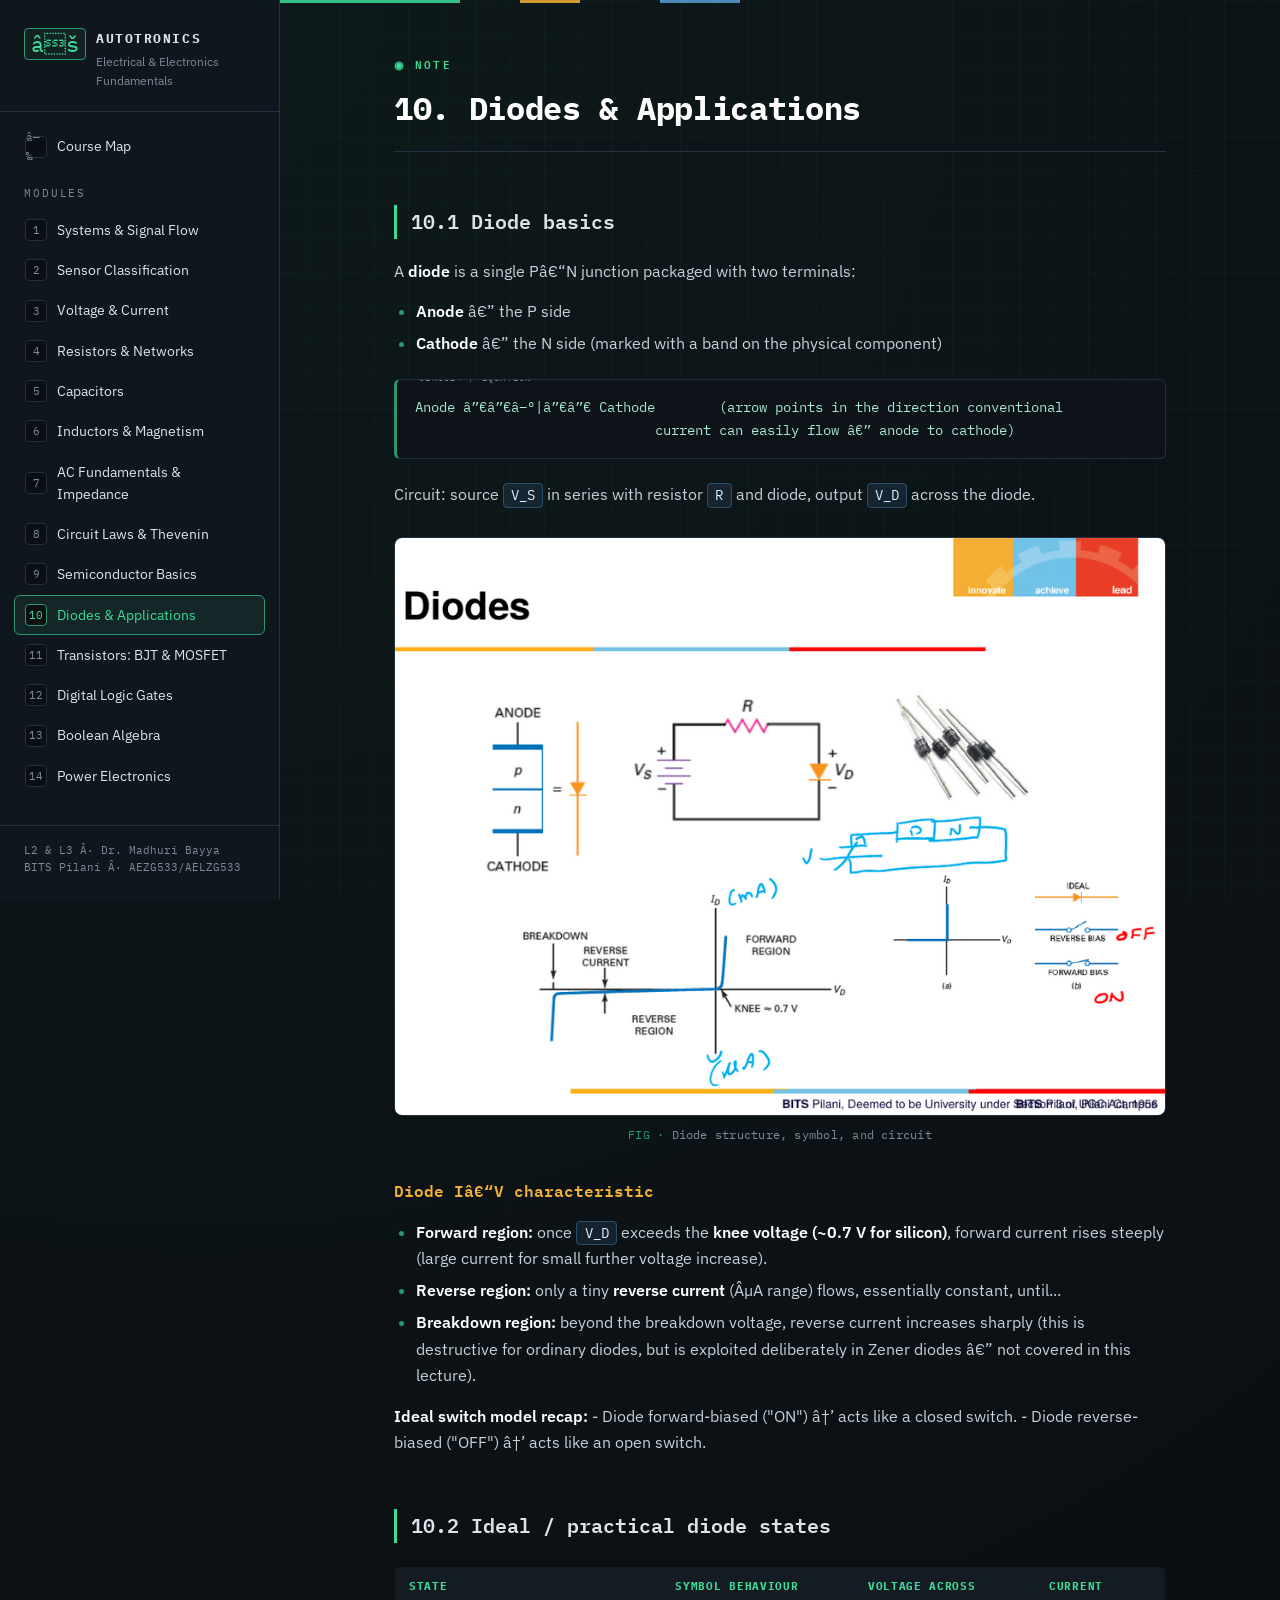
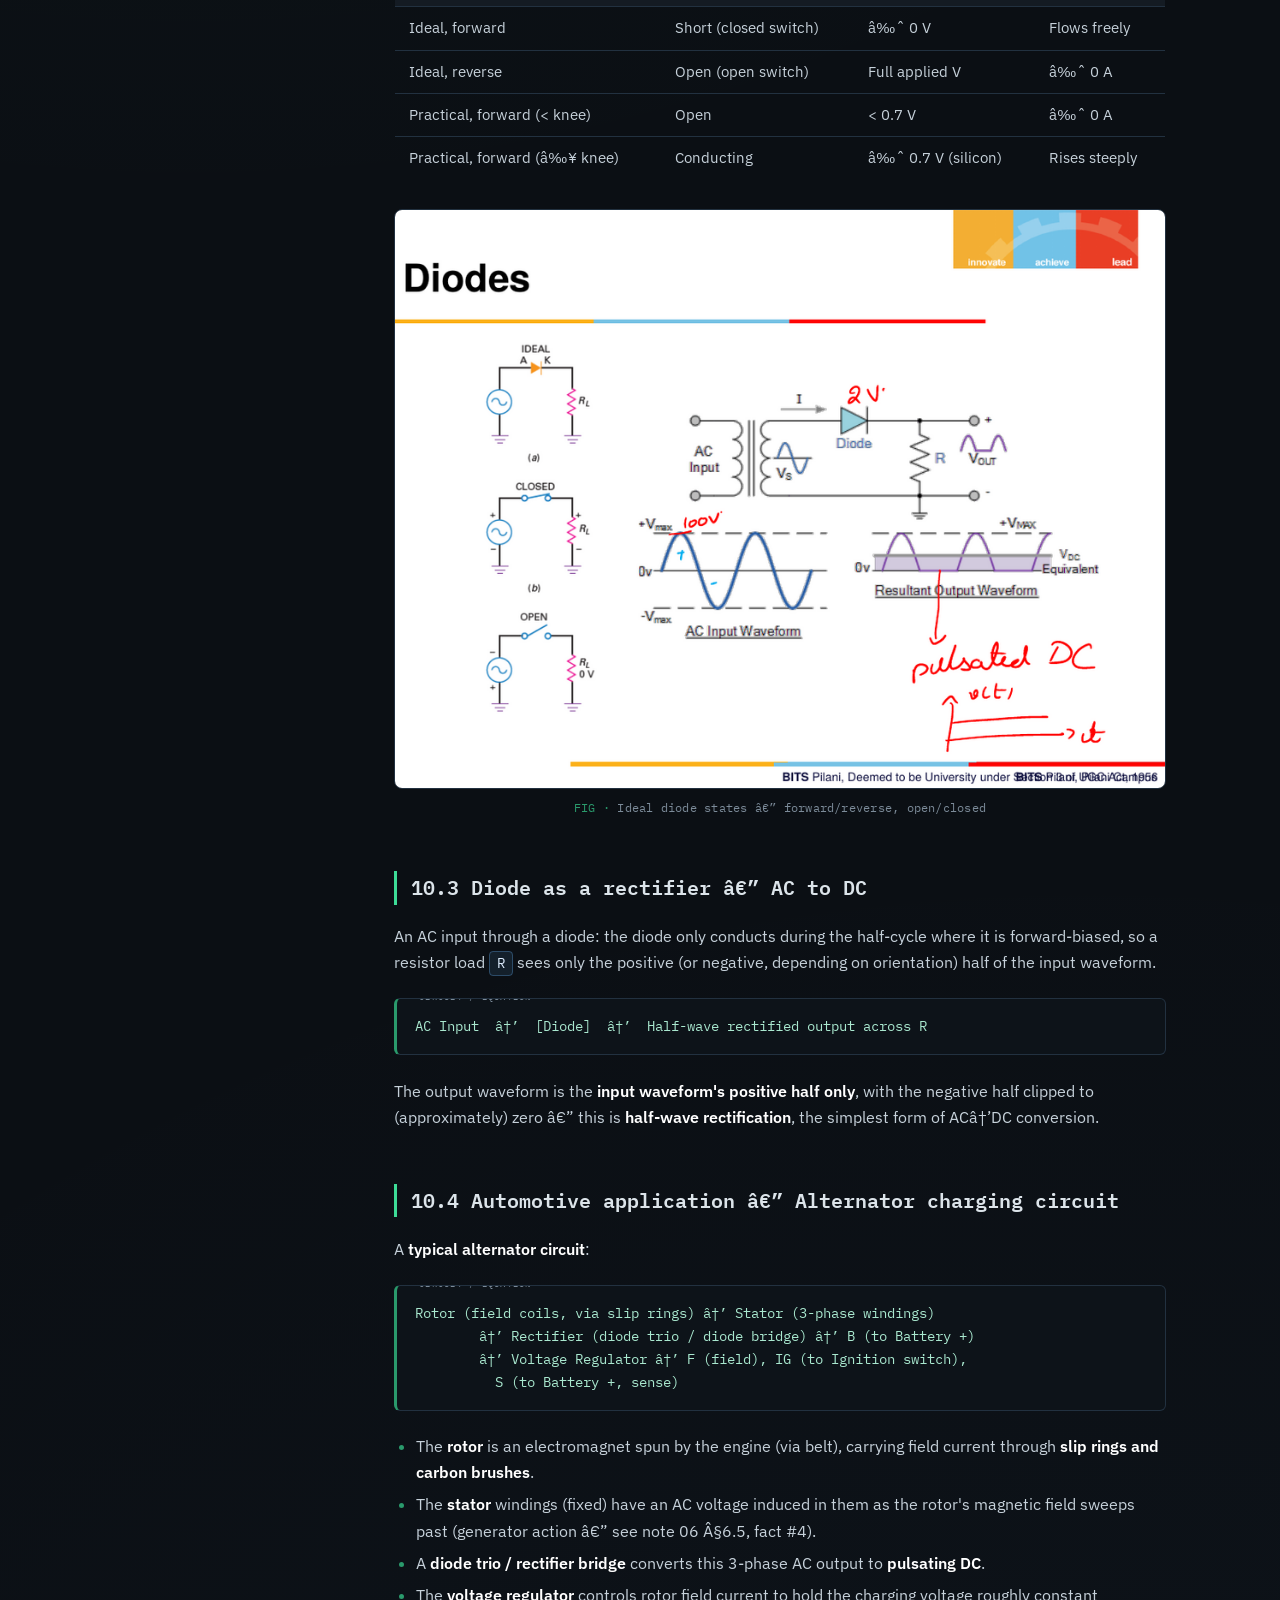
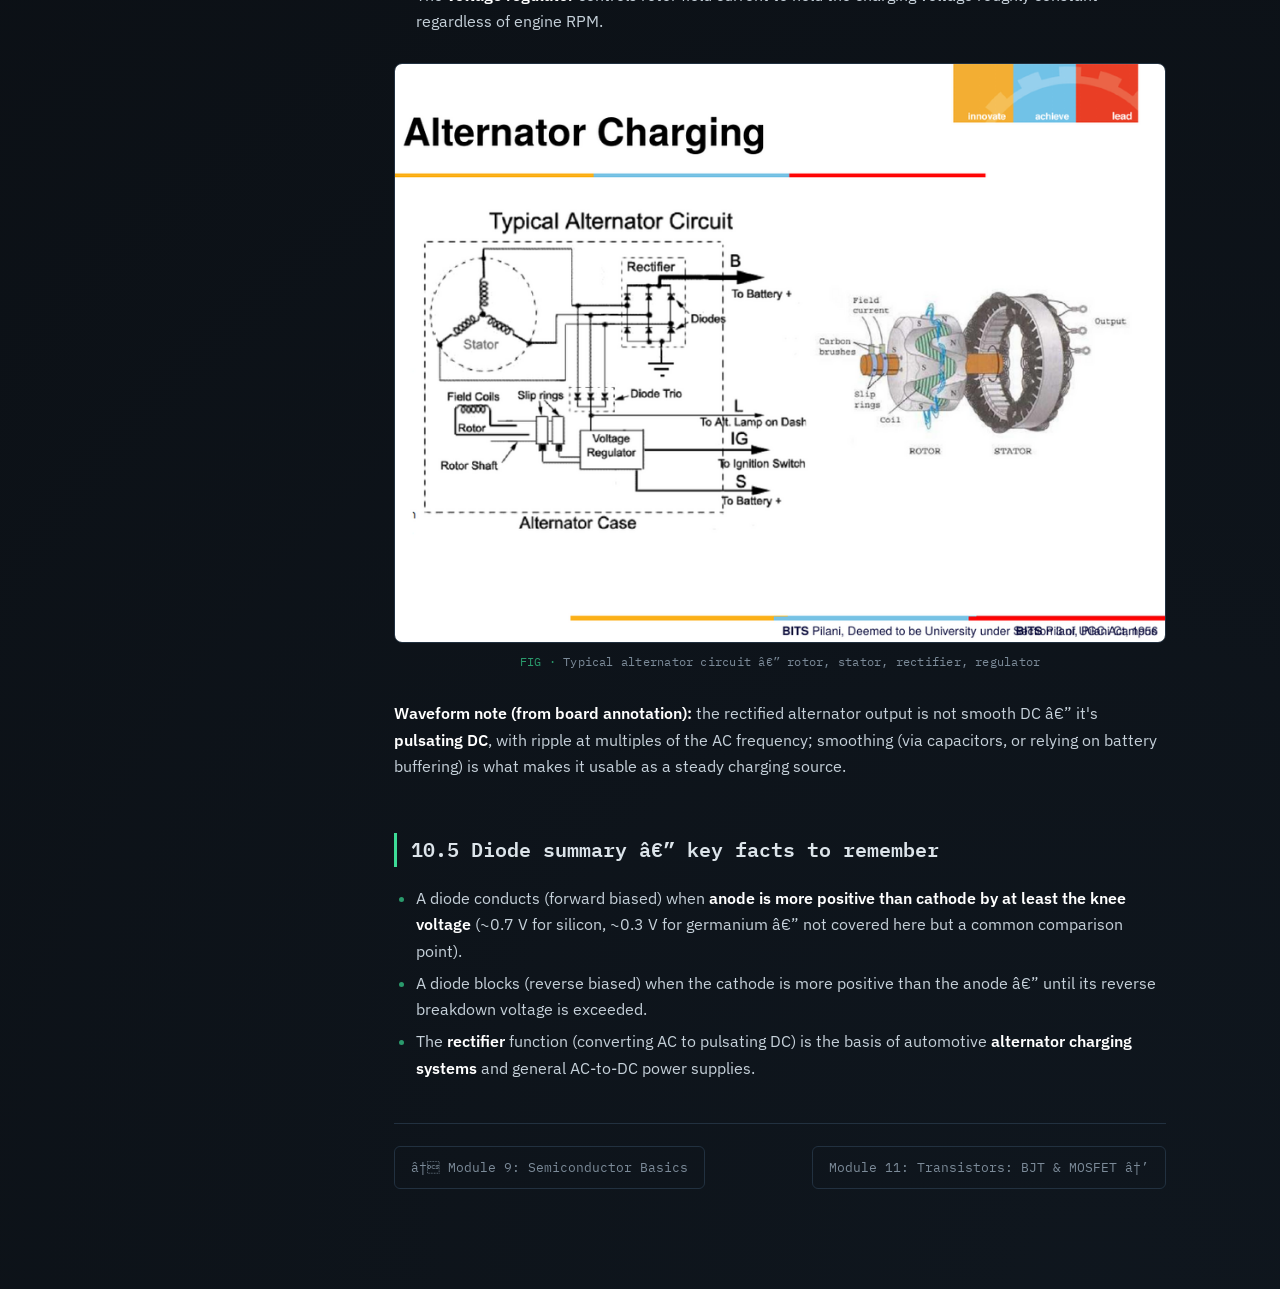
<file: notes/10-diodes-and-applications.html>
﻿<!DOCTYPE html>
<html lang="en">
<head>
<meta charset="UTF-8">
<meta name="viewport" content="width=device-width, initial-scale=1.0">
<title>Module 10: Diodes & Applications Â· Autotronics Fundamentals</title>
<link rel="stylesheet" href="../styles.css">
<link rel="preconnect" href="https://fonts.googleapis.com">
<link href="https://fonts.googleapis.com/css2?family=IBM+Plex+Mono:wght@400;500;600;700&family=IBM+Plex+Sans:wght@400;500;600;700&display=swap" rel="stylesheet">
</head>
<body>
<div class="board">
  <aside class="sidebar">
    <div class="sidebar-head">
      <a href="../index.html" class="logo">
        <span class="logo-mark">âš</span>
        <span class="logo-text">AUTOTRONICS<br><small>Electrical &amp; Electronics Fundamentals</small></span>
      </a>
    </div>
    <nav>
      <ul class="nav-list">
        <li class=""><a href="../index.html"><span class="pin">â—‰</span>Course Map</a></li>
      </ul>
      <div class="nav-divider">MODULES</div>
      <ul class="nav-list">
        <li class=""><a href="01-systems-and-signal-flow.html"><span class="pin">1</span>Systems &amp; Signal Flow</a></li>
<li class=""><a href="02-sensors-classification.html"><span class="pin">2</span>Sensor Classification</a></li>
<li class=""><a href="03-voltage-and-current.html"><span class="pin">3</span>Voltage &amp; Current</a></li>
<li class=""><a href="04-resistors-and-networks.html"><span class="pin">4</span>Resistors &amp; Networks</a></li>
<li class=""><a href="05-capacitors.html"><span class="pin">5</span>Capacitors</a></li>
<li class=""><a href="06-inductors-and-magnetism.html"><span class="pin">6</span>Inductors &amp; Magnetism</a></li>
<li class=""><a href="07-ac-fundamentals-impedance.html"><span class="pin">7</span>AC Fundamentals &amp; Impedance</a></li>
<li class=""><a href="08-circuit-laws-and-thevenin.html"><span class="pin">8</span>Circuit Laws &amp; Thevenin</a></li>
<li class=""><a href="09-semiconductor-basics.html"><span class="pin">9</span>Semiconductor Basics</a></li>
<li class="active"><a href="10-diodes-and-applications.html"><span class="pin">10</span>Diodes &amp; Applications</a></li>
<li class=""><a href="11-transistors-bjt-mosfet.html"><span class="pin">11</span>Transistors: BJT &amp; MOSFET</a></li>
<li class=""><a href="12-digital-logic-gates.html"><span class="pin">12</span>Digital Logic Gates</a></li>
<li class=""><a href="13-boolean-algebra.html"><span class="pin">13</span>Boolean Algebra</a></li>
<li class=""><a href="14-power-electronics-thyristors.html"><span class="pin">14</span>Power Electronics</a></li>
      </ul>
    </nav>
    <div class="sidebar-foot">L2 &amp; L3 Â· Dr. Madhuri Bayya<br>BITS Pilani Â· AEZG533/AELZG533</div>
  </aside>
  <main class="content">
    <div class="trace-rule"></div>
    <article class="markdown-body">
<h1 id="10-diodes-applications">10. Diodes &amp; Applications</h1>
<h2 id="101-diode-basics">10.1 Diode basics</h2>
<p>A <strong>diode</strong> is a single Pâ€“N junction packaged with two terminals:</p>
<ul>
<li><strong>Anode</strong> â€” the P side</li>
<li><strong>Cathode</strong> â€” the N side (marked with a band on the physical component)</li>
</ul>
<pre><code>Anode â”€â”€â–º|â”€â”€ Cathode        (arrow points in the direction conventional
                              current can easily flow â€” anode to cathode)
</code></pre>
<p>Circuit: source <code>V_S</code> in series with resistor <code>R</code> and diode, output
<code>V_D</code> across the diode.</p>
<figure class="diagram"><img alt="Diode structure, symbol, and circuit" src="../assets/img/diode-basics.png"><figcaption>Diode structure, symbol, and circuit</figcaption></figure>
<h3 id="diode-iv-characteristic">Diode Iâ€“V characteristic</h3>
<ul>
<li><strong>Forward region:</strong> once <code>V_D</code> exceeds the <strong>knee voltage (~0.7 V for
  silicon)</strong>, forward current rises steeply (large current for small
  further voltage increase).</li>
<li><strong>Reverse region:</strong> only a tiny <strong>reverse current</strong> (ÂµA range) flows,
  essentially constant, until...</li>
<li><strong>Breakdown region:</strong> beyond the breakdown voltage, reverse current
  increases sharply (this is destructive for ordinary diodes, but is
  exploited deliberately in Zener diodes â€” not covered in this lecture).</li>
</ul>
<p><strong>Ideal switch model recap:</strong>
- Diode forward-biased ("ON") â†’ acts like a closed switch.
- Diode reverse-biased ("OFF") â†’ acts like an open switch.</p>
<h2 id="102-ideal-practical-diode-states">10.2 Ideal / practical diode states</h2>
<table>
<thead>
<tr>
<th>State</th>
<th>Symbol behaviour</th>
<th>Voltage across</th>
<th>Current</th>
</tr>
</thead>
<tbody>
<tr>
<td>Ideal, forward</td>
<td>Short (closed switch)</td>
<td>â‰ˆ 0 V</td>
<td>Flows freely</td>
</tr>
<tr>
<td>Ideal, reverse</td>
<td>Open (open switch)</td>
<td>Full applied V</td>
<td>â‰ˆ 0 A</td>
</tr>
<tr>
<td>Practical, forward (&lt; knee)</td>
<td>Open</td>
<td>&lt; 0.7 V</td>
<td>â‰ˆ 0 A</td>
</tr>
<tr>
<td>Practical, forward (â‰¥ knee)</td>
<td>Conducting</td>
<td>â‰ˆ 0.7 V (silicon)</td>
<td>Rises steeply</td>
</tr>
</tbody>
</table>
<figure class="diagram"><img alt="Ideal diode states â€” forward/reverse, open/closed" src="../assets/img/diode-waveforms.png"><figcaption>Ideal diode states â€” forward/reverse, open/closed</figcaption></figure>
<h2 id="103-diode-as-a-rectifier-ac-to-dc">10.3 Diode as a rectifier â€” AC to DC</h2>
<p>An AC input through a diode: the diode only conducts during the half-cycle
where it is forward-biased, so a resistor load <code>R</code> sees only the positive
(or negative, depending on orientation) half of the input waveform.</p>
<pre><code>AC Input  â†’  [Diode]  â†’  Half-wave rectified output across R
</code></pre>
<p>The output waveform is the <strong>input waveform's positive half only</strong>, with
the negative half clipped to (approximately) zero â€” this is <strong>half-wave
rectification</strong>, the simplest form of ACâ†’DC conversion.</p>
<h2 id="104-automotive-application-alternator-charging-circuit">10.4 Automotive application â€” Alternator charging circuit</h2>
<p>A <strong>typical alternator circuit</strong>:</p>
<pre><code>Rotor (field coils, via slip rings) â†’ Stator (3-phase windings)
        â†’ Rectifier (diode trio / diode bridge) â†’ B (to Battery +)
        â†’ Voltage Regulator â†’ F (field), IG (to Ignition switch),
          S (to Battery +, sense)
</code></pre>
<ul>
<li>The <strong>rotor</strong> is an electromagnet spun by the engine (via belt), carrying
  field current through <strong>slip rings and carbon brushes</strong>.</li>
<li>The <strong>stator</strong> windings (fixed) have an AC voltage induced in them as the
  rotor's magnetic field sweeps past (generator action â€” see note 06 Â§6.5,
  fact #4).</li>
<li>A <strong>diode trio / rectifier bridge</strong> converts this 3-phase AC output to
  <strong>pulsating DC</strong>.</li>
<li>The <strong>voltage regulator</strong> controls rotor field current to hold the
  charging voltage roughly constant regardless of engine RPM.</li>
</ul>
<figure class="diagram"><img alt="Typical alternator circuit â€” rotor, stator, rectifier, regulator" src="../assets/img/alternator-charging.png"><figcaption>Typical alternator circuit â€” rotor, stator, rectifier, regulator</figcaption></figure>
<p><strong>Waveform note (from board annotation):</strong> the rectified alternator output
is not smooth DC â€” it's <strong>pulsating DC</strong>, with ripple at multiples of the
AC frequency; smoothing (via capacitors, or relying on battery buffering)
is what makes it usable as a steady charging source.</p>
<h2 id="105-diode-summary-key-facts-to-remember">10.5 Diode summary â€” key facts to remember</h2>
<ul>
<li>A diode conducts (forward biased) when <strong>anode is more positive than
  cathode by at least the knee voltage</strong> (~0.7 V for silicon, ~0.3 V for
  germanium â€” not covered here but a common comparison point).</li>
<li>A diode blocks (reverse biased) when the cathode is more positive than
  the anode â€” until its reverse breakdown voltage is exceeded.</li>
<li>The <strong>rectifier</strong> function (converting AC to pulsating DC) is the basis
  of automotive <strong>alternator charging systems</strong> and general AC-to-DC power
  supplies.</li>
</ul>
    </article>
    <div class="pagenav">
      <div class="pagenav-inner"><a class="prev" href="09-semiconductor-basics.html">â† Module 9: Semiconductor Basics</a><a class="next" href="11-transistors-bjt-mosfet.html">Module 11: Transistors: BJT &amp; MOSFET â†’</a></div>
    </div>
  </main>
</div>
</body>
</html>
</file>
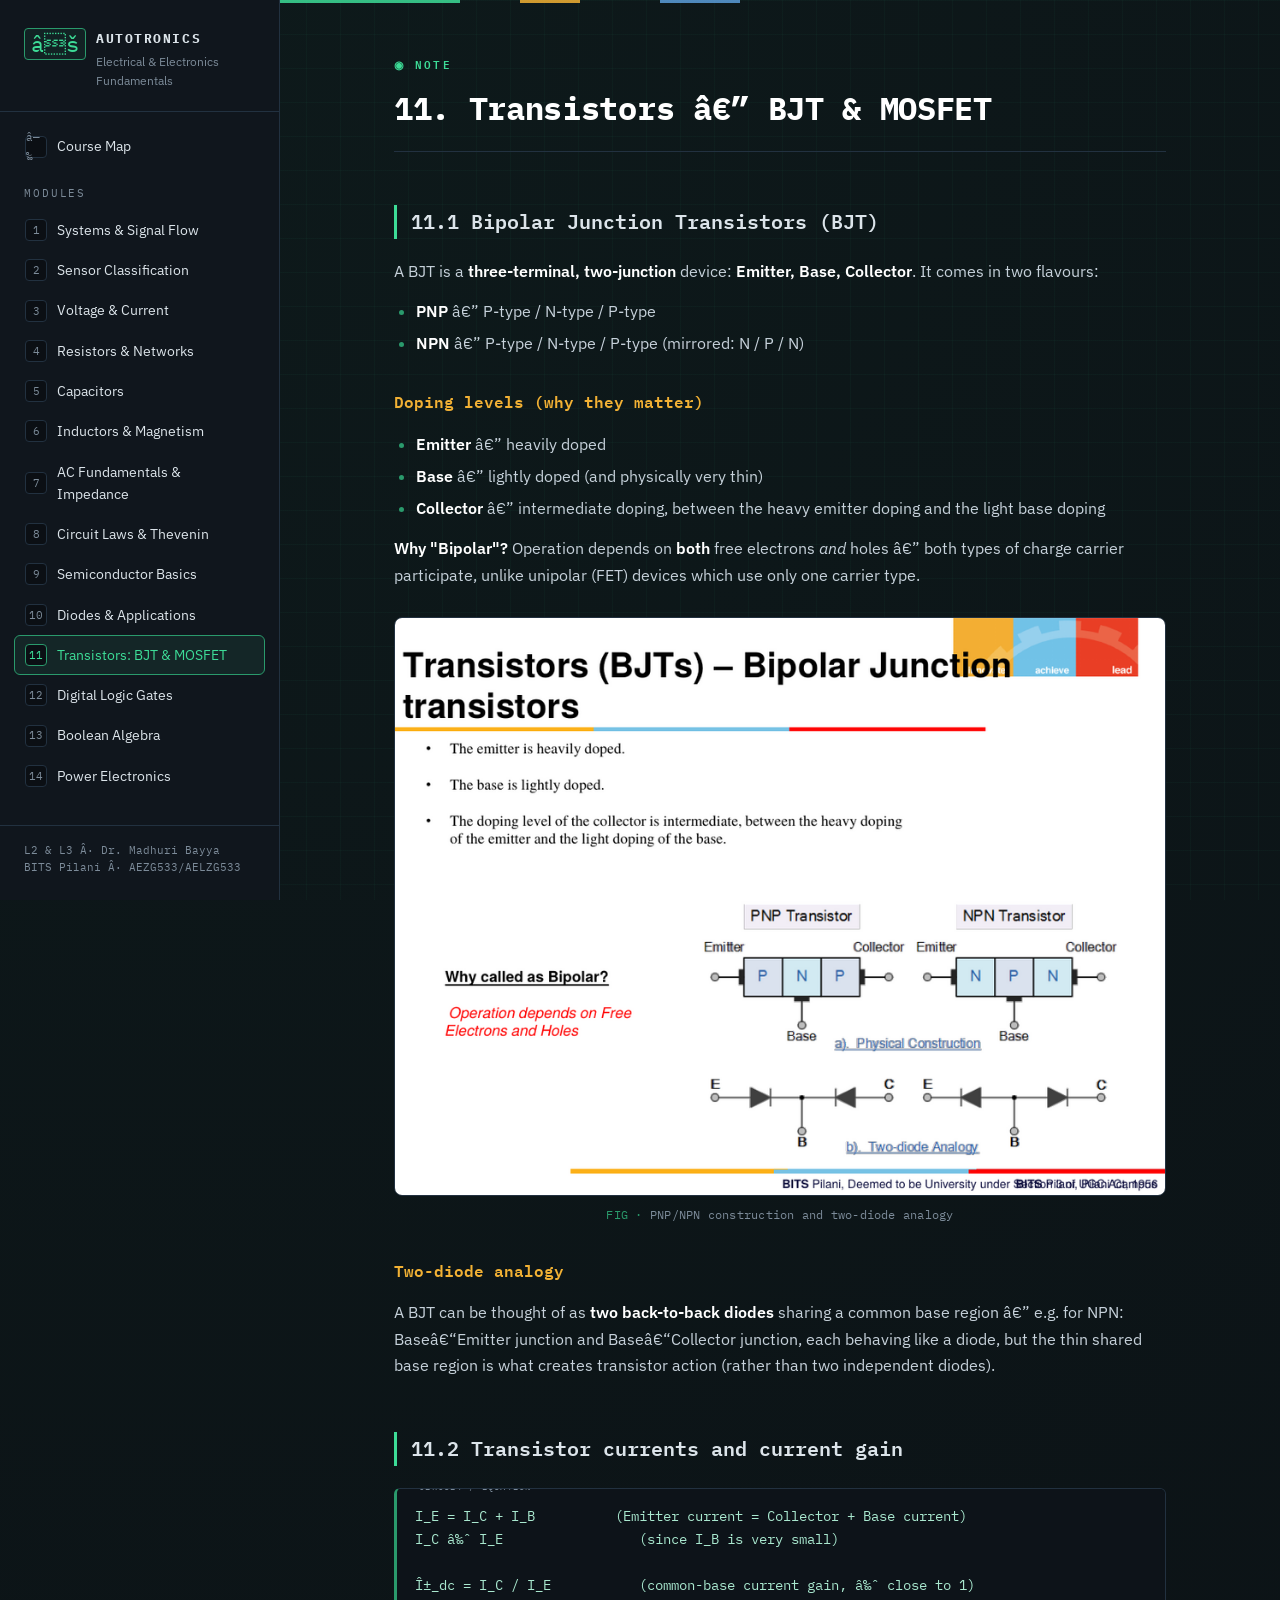
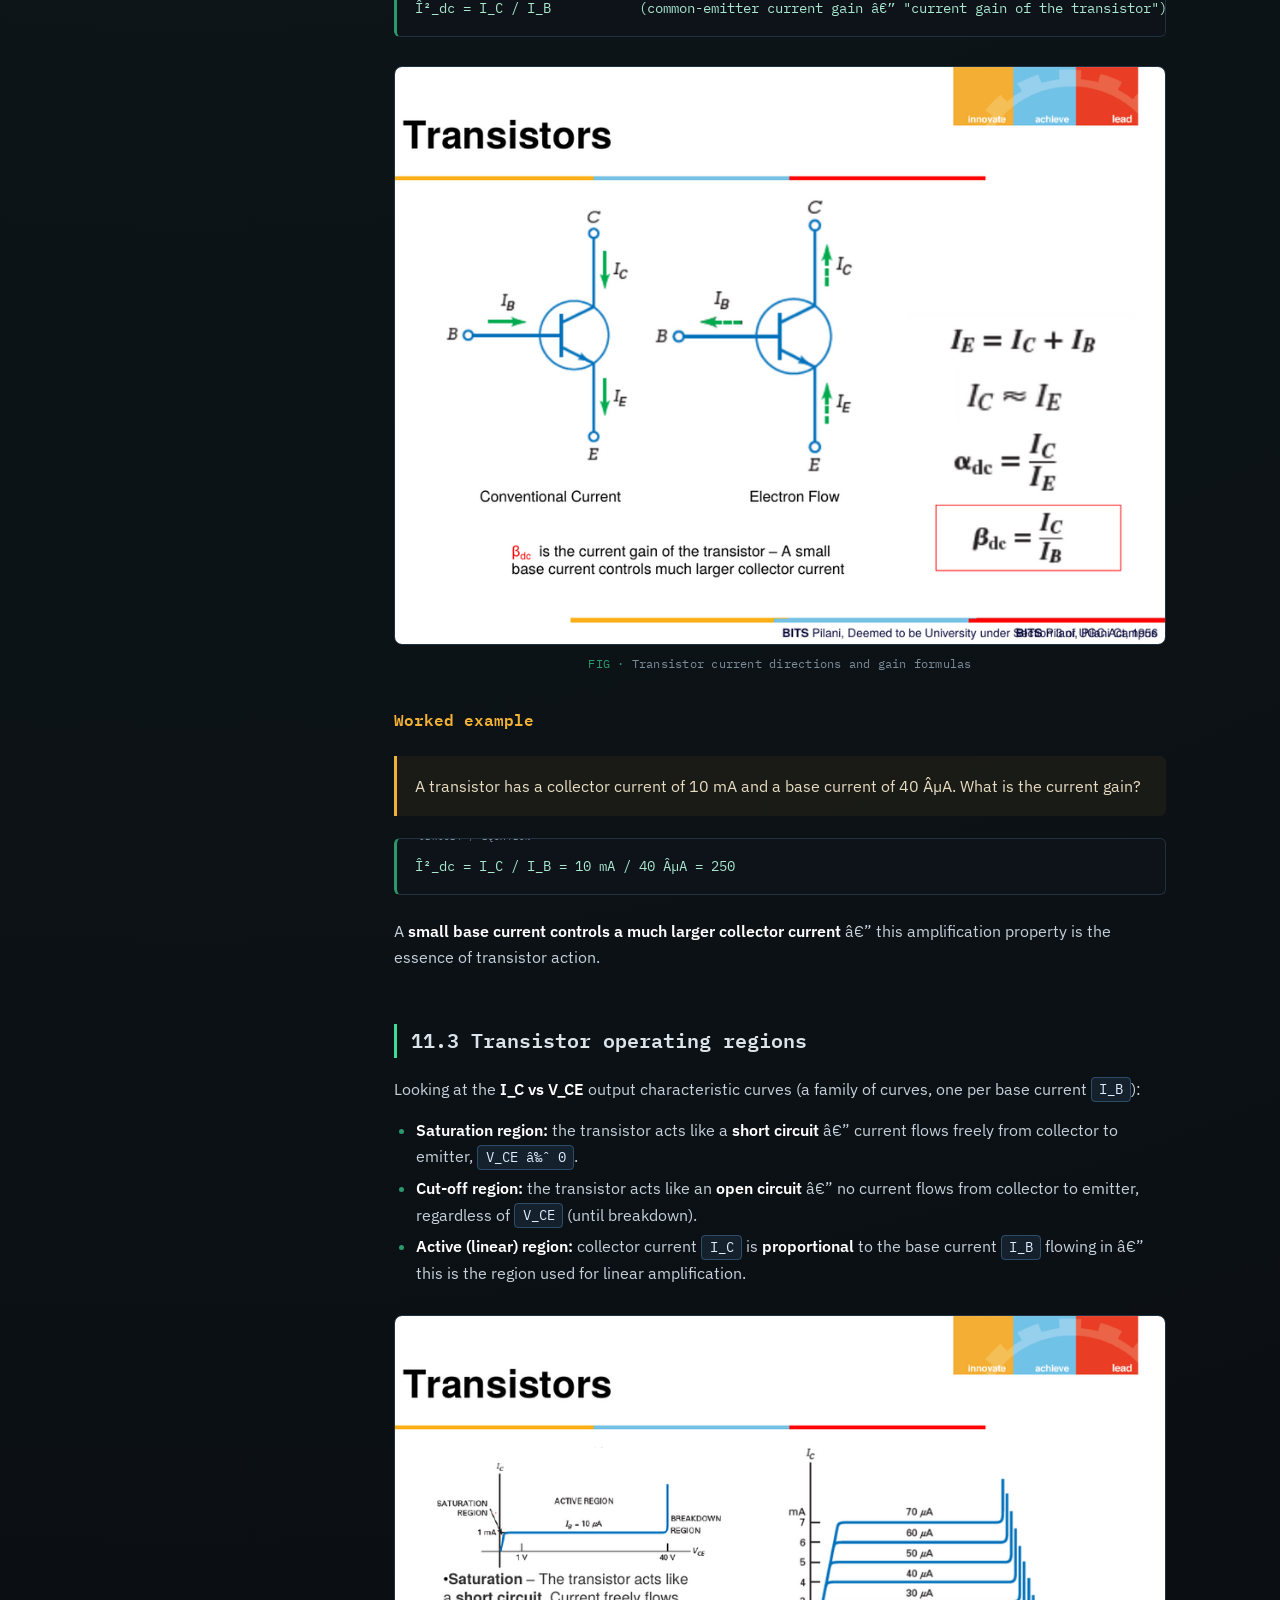
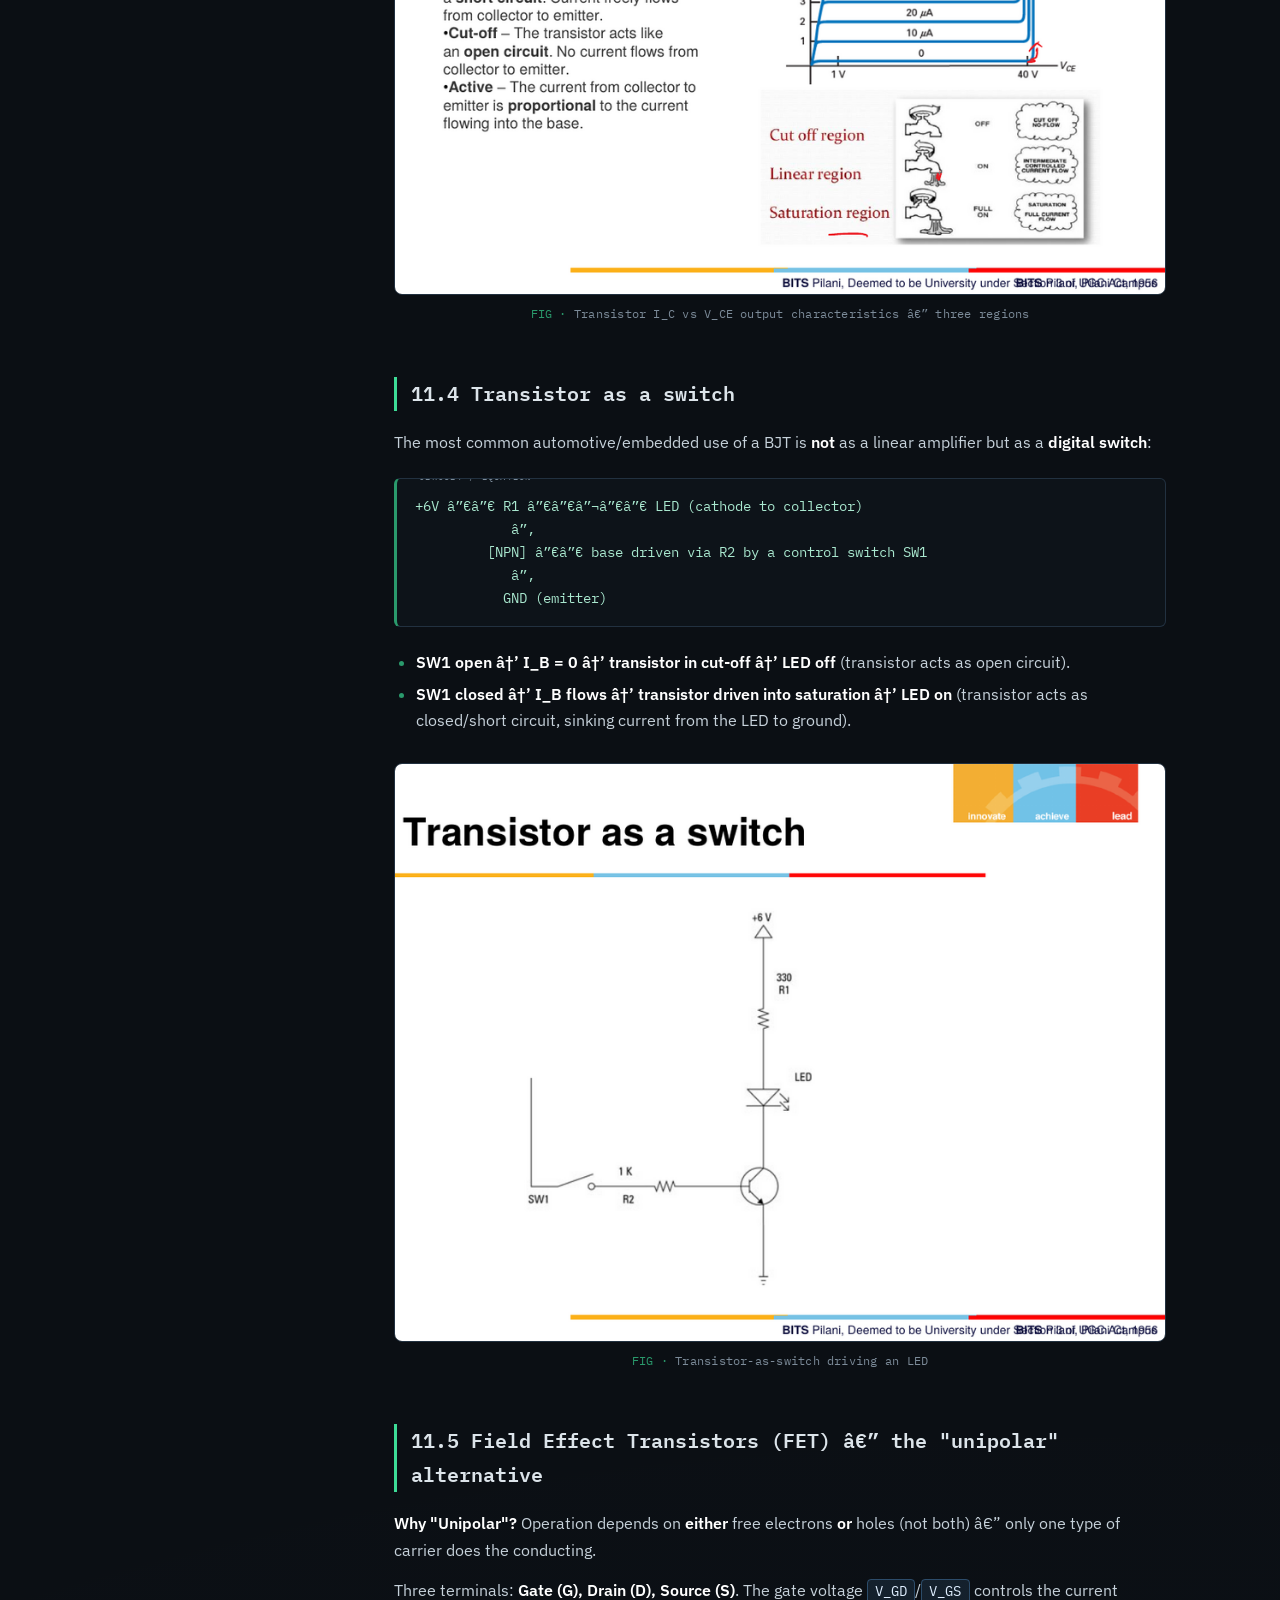
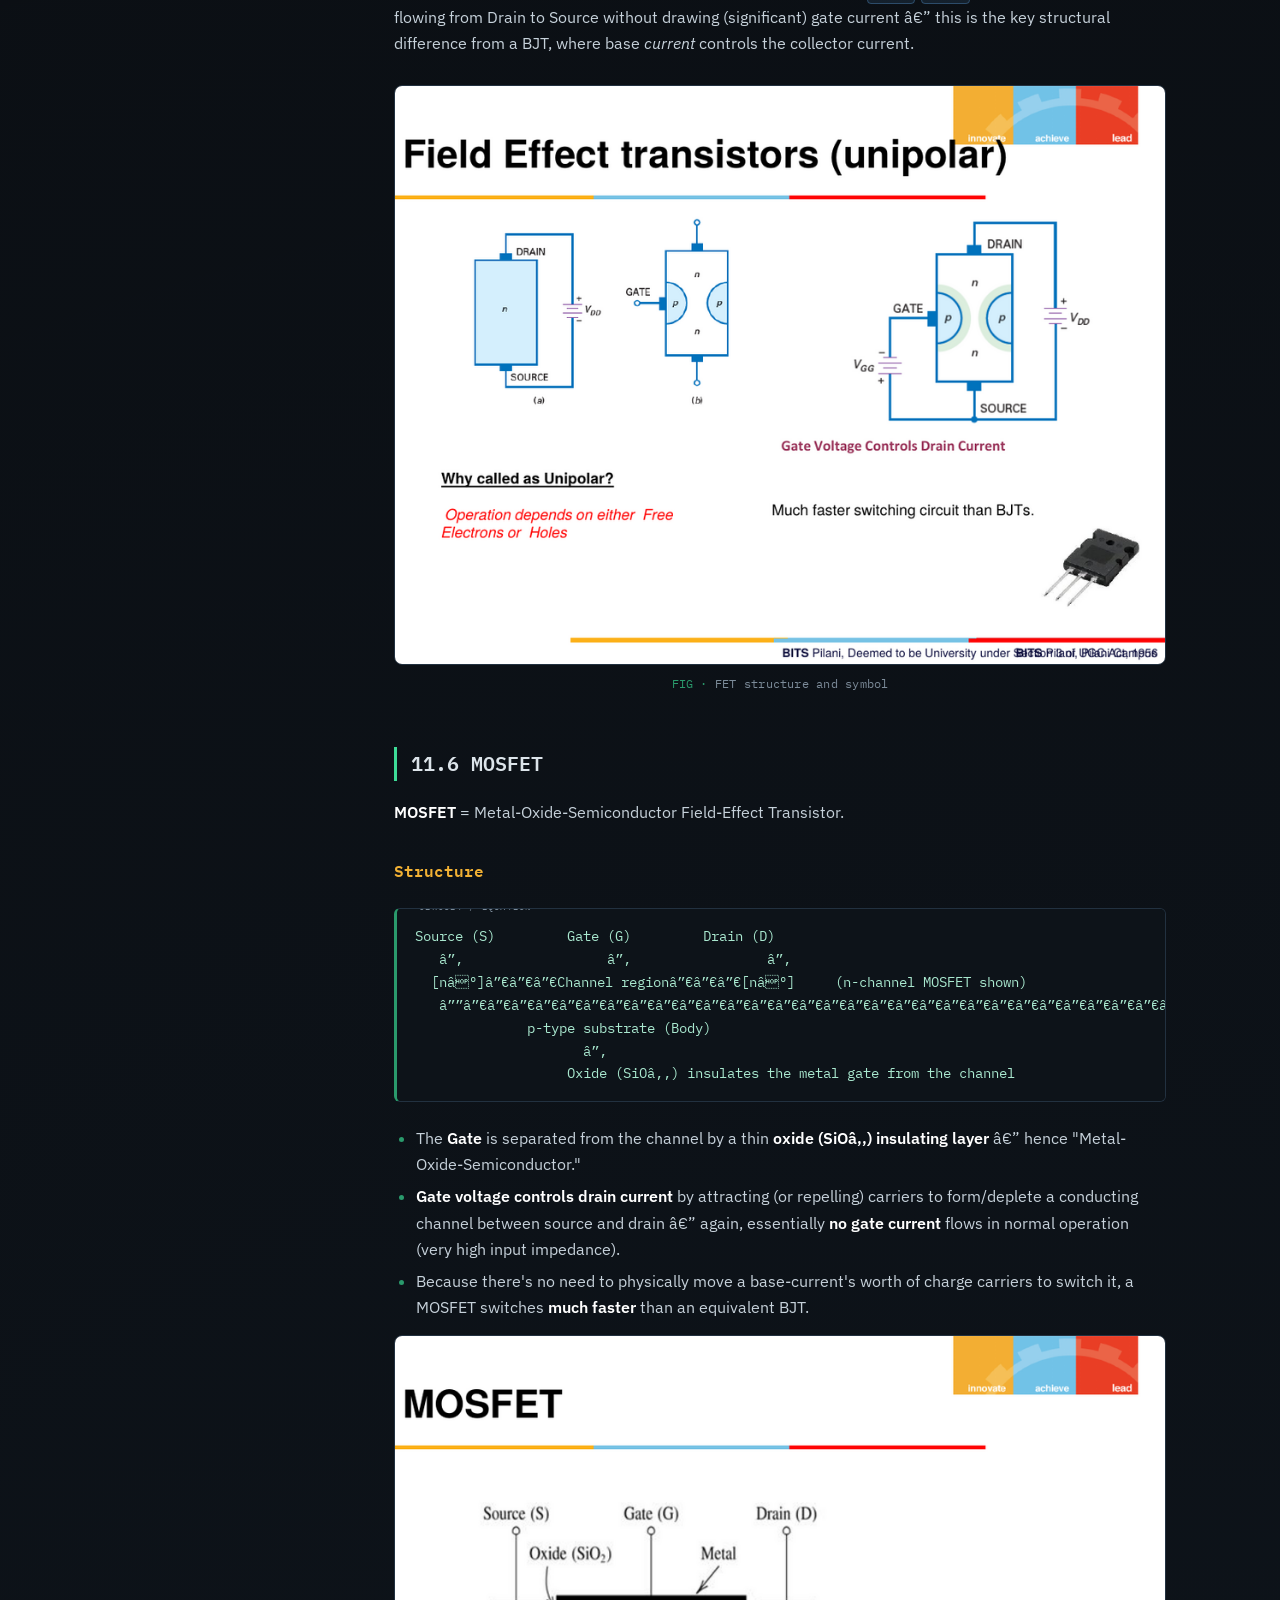
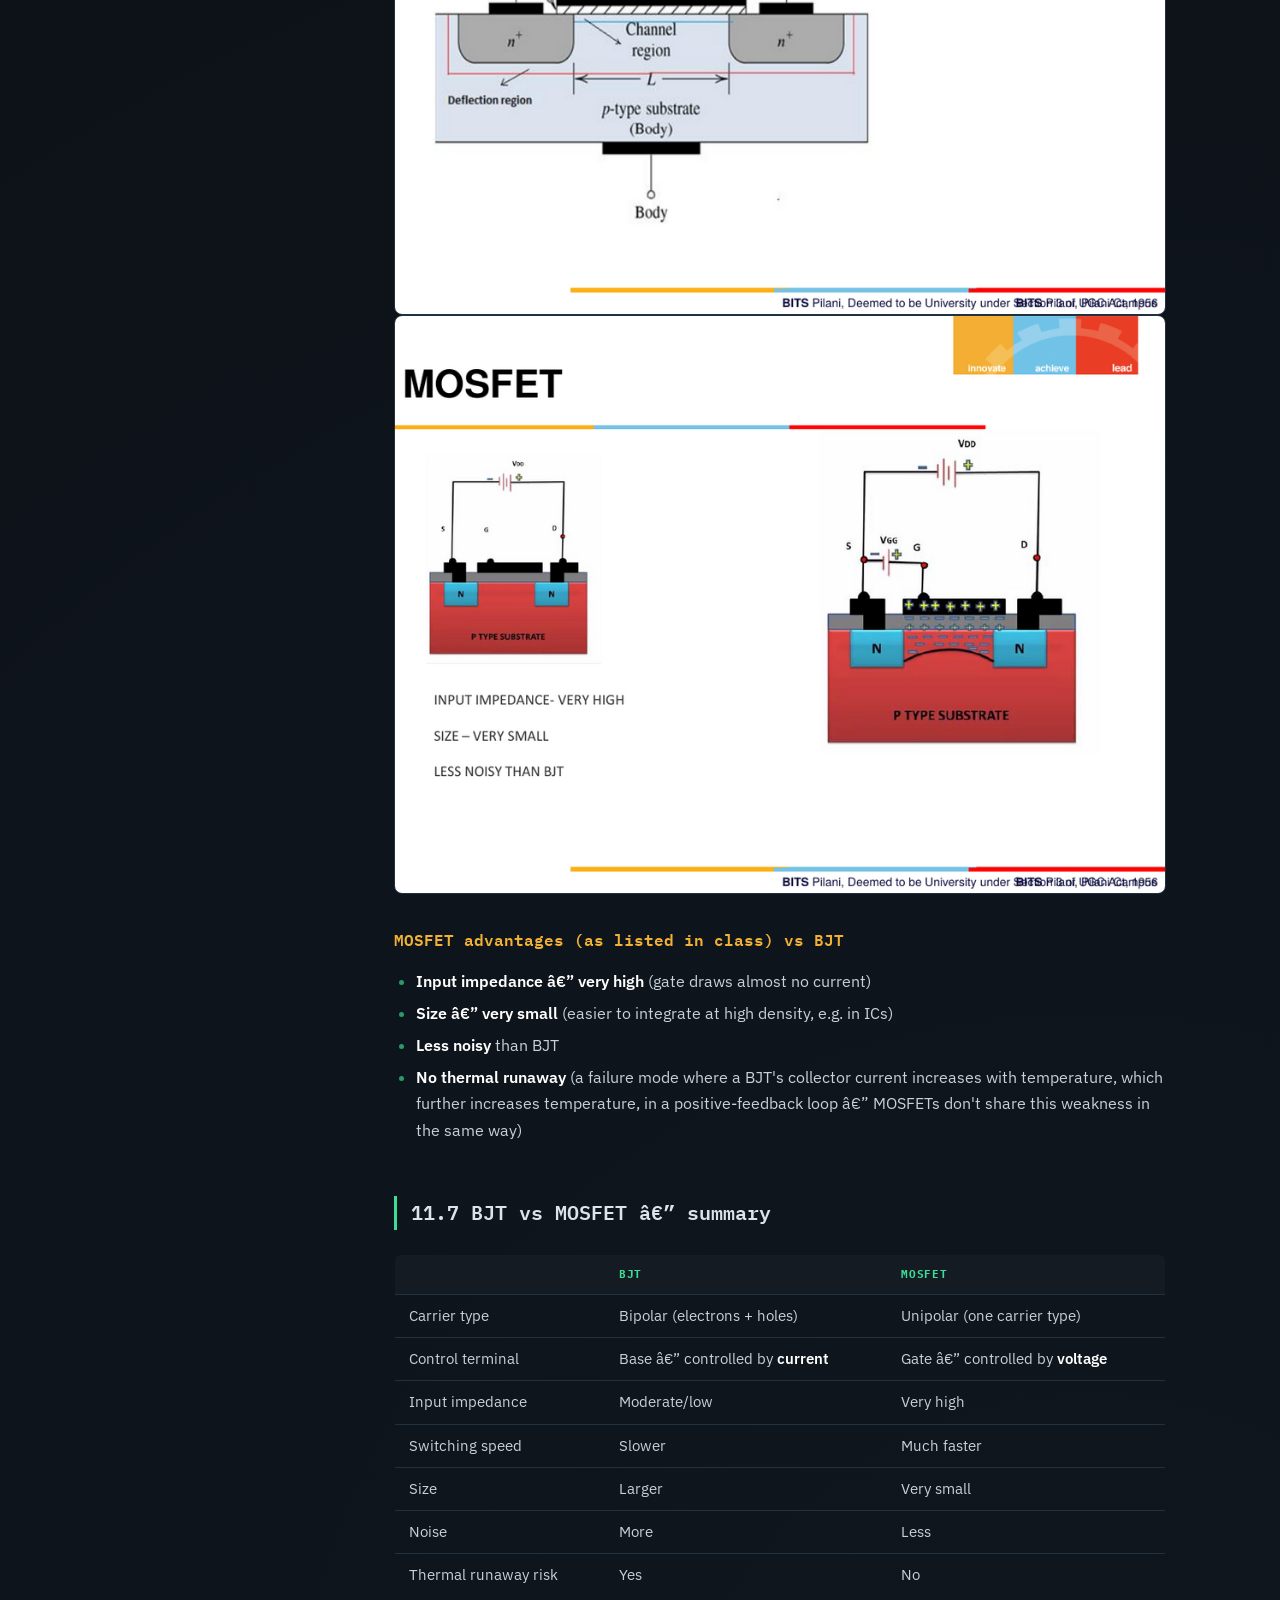
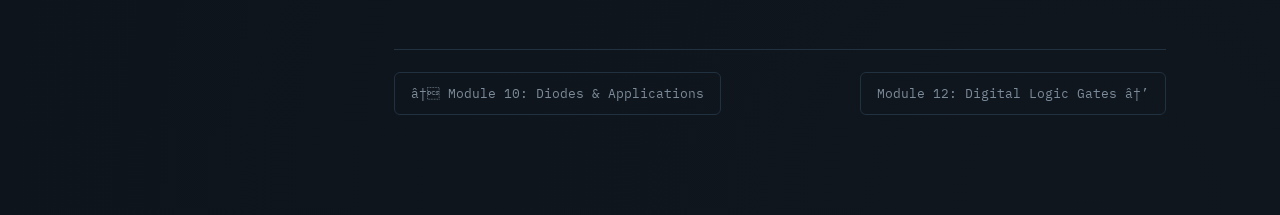
<file: notes/11-transistors-bjt-mosfet.html>
﻿<!DOCTYPE html>
<html lang="en">
<head>
<meta charset="UTF-8">
<meta name="viewport" content="width=device-width, initial-scale=1.0">
<title>Module 11: Transistors: BJT & MOSFET Â· Autotronics Fundamentals</title>
<link rel="stylesheet" href="../styles.css">
<link rel="preconnect" href="https://fonts.googleapis.com">
<link href="https://fonts.googleapis.com/css2?family=IBM+Plex+Mono:wght@400;500;600;700&family=IBM+Plex+Sans:wght@400;500;600;700&display=swap" rel="stylesheet">
</head>
<body>
<div class="board">
  <aside class="sidebar">
    <div class="sidebar-head">
      <a href="../index.html" class="logo">
        <span class="logo-mark">âš</span>
        <span class="logo-text">AUTOTRONICS<br><small>Electrical &amp; Electronics Fundamentals</small></span>
      </a>
    </div>
    <nav>
      <ul class="nav-list">
        <li class=""><a href="../index.html"><span class="pin">â—‰</span>Course Map</a></li>
      </ul>
      <div class="nav-divider">MODULES</div>
      <ul class="nav-list">
        <li class=""><a href="01-systems-and-signal-flow.html"><span class="pin">1</span>Systems &amp; Signal Flow</a></li>
<li class=""><a href="02-sensors-classification.html"><span class="pin">2</span>Sensor Classification</a></li>
<li class=""><a href="03-voltage-and-current.html"><span class="pin">3</span>Voltage &amp; Current</a></li>
<li class=""><a href="04-resistors-and-networks.html"><span class="pin">4</span>Resistors &amp; Networks</a></li>
<li class=""><a href="05-capacitors.html"><span class="pin">5</span>Capacitors</a></li>
<li class=""><a href="06-inductors-and-magnetism.html"><span class="pin">6</span>Inductors &amp; Magnetism</a></li>
<li class=""><a href="07-ac-fundamentals-impedance.html"><span class="pin">7</span>AC Fundamentals &amp; Impedance</a></li>
<li class=""><a href="08-circuit-laws-and-thevenin.html"><span class="pin">8</span>Circuit Laws &amp; Thevenin</a></li>
<li class=""><a href="09-semiconductor-basics.html"><span class="pin">9</span>Semiconductor Basics</a></li>
<li class=""><a href="10-diodes-and-applications.html"><span class="pin">10</span>Diodes &amp; Applications</a></li>
<li class="active"><a href="11-transistors-bjt-mosfet.html"><span class="pin">11</span>Transistors: BJT &amp; MOSFET</a></li>
<li class=""><a href="12-digital-logic-gates.html"><span class="pin">12</span>Digital Logic Gates</a></li>
<li class=""><a href="13-boolean-algebra.html"><span class="pin">13</span>Boolean Algebra</a></li>
<li class=""><a href="14-power-electronics-thyristors.html"><span class="pin">14</span>Power Electronics</a></li>
      </ul>
    </nav>
    <div class="sidebar-foot">L2 &amp; L3 Â· Dr. Madhuri Bayya<br>BITS Pilani Â· AEZG533/AELZG533</div>
  </aside>
  <main class="content">
    <div class="trace-rule"></div>
    <article class="markdown-body">
<h1 id="11-transistors-bjt-mosfet">11. Transistors â€” BJT &amp; MOSFET</h1>
<h2 id="111-bipolar-junction-transistors-bjt">11.1 Bipolar Junction Transistors (BJT)</h2>
<p>A BJT is a <strong>three-terminal, two-junction</strong> device: <strong>Emitter, Base,
Collector</strong>. It comes in two flavours:</p>
<ul>
<li><strong>PNP</strong> â€” P-type / N-type / P-type</li>
<li><strong>NPN</strong> â€” P-type / N-type / P-type (mirrored: N / P / N)</li>
</ul>
<h3 id="doping-levels-why-they-matter">Doping levels (why they matter)</h3>
<ul>
<li><strong>Emitter</strong> â€” heavily doped</li>
<li><strong>Base</strong> â€” lightly doped (and physically very thin)</li>
<li><strong>Collector</strong> â€” intermediate doping, between the heavy emitter doping and
  the light base doping</li>
</ul>
<p><strong>Why "Bipolar"?</strong> Operation depends on <strong>both</strong> free electrons <em>and</em>
holes â€” both types of charge carrier participate, unlike unipolar (FET)
devices which use only one carrier type.</p>
<figure class="diagram"><img alt="PNP/NPN construction and two-diode analogy" src="../assets/img/bjt-basics.png"><figcaption>PNP/NPN construction and two-diode analogy</figcaption></figure>
<h3 id="two-diode-analogy">Two-diode analogy</h3>
<p>A BJT can be thought of as <strong>two back-to-back diodes</strong> sharing a common
base region â€” e.g. for NPN: Baseâ€“Emitter junction and Baseâ€“Collector
junction, each behaving like a diode, but the thin shared base region is
what creates transistor action (rather than two independent diodes).</p>
<h2 id="112-transistor-currents-and-current-gain">11.2 Transistor currents and current gain</h2>
<pre><code>I_E = I_C + I_B          (Emitter current = Collector + Base current)
I_C â‰ˆ I_E                 (since I_B is very small)

Î±_dc = I_C / I_E           (common-base current gain, â‰ˆ close to 1)
Î²_dc = I_C / I_B           (common-emitter current gain â€” &quot;current gain of the transistor&quot;)
</code></pre>
<figure class="diagram"><img alt="Transistor current directions and gain formulas" src="../assets/img/bjt-symbols.png"><figcaption>Transistor current directions and gain formulas</figcaption></figure>
<h3 id="worked-example">Worked example</h3>
<blockquote>
<p>A transistor has a collector current of 10 mA and a base current of
40 ÂµA. What is the current gain?</p>
</blockquote>
<pre><code>Î²_dc = I_C / I_B = 10 mA / 40 ÂµA = 250
</code></pre>
<p>A <strong>small base current controls a much larger collector current</strong> â€” this
amplification property is the essence of transistor action.</p>
<h2 id="113-transistor-operating-regions">11.3 Transistor operating regions</h2>
<p>Looking at the <strong>I_C vs V_CE</strong> output characteristic curves (a family of
curves, one per base current <code>I_B</code>):</p>
<ul>
<li><strong>Saturation region:</strong> the transistor acts like a <strong>short circuit</strong> â€”
  current flows freely from collector to emitter, <code>V_CE â‰ˆ 0</code>.</li>
<li><strong>Cut-off region:</strong> the transistor acts like an <strong>open circuit</strong> â€” no
  current flows from collector to emitter, regardless of <code>V_CE</code> (until
  breakdown).</li>
<li><strong>Active (linear) region:</strong> collector current <code>I_C</code> is <strong>proportional</strong>
  to the base current <code>I_B</code> flowing in â€” this is the region used for
  linear amplification.</li>
</ul>
<figure class="diagram"><img alt="Transistor I_C vs V_CE output characteristics â€” three regions" src="../assets/img/bjt-regions.png"><figcaption>Transistor I_C vs V_CE output characteristics â€” three regions</figcaption></figure>
<h2 id="114-transistor-as-a-switch">11.4 Transistor as a switch</h2>
<p>The most common automotive/embedded use of a BJT is <strong>not</strong> as a linear
amplifier but as a <strong>digital switch</strong>:</p>
<pre><code>+6V â”€â”€ R1 â”€â”€â”¬â”€â”€ LED (cathode to collector)
            â”‚
         [NPN] â”€â”€ base driven via R2 by a control switch SW1
            â”‚
           GND (emitter)
</code></pre>
<ul>
<li><strong>SW1 open â†’ I_B = 0 â†’ transistor in cut-off â†’ LED off</strong> (transistor
  acts as open circuit).</li>
<li><strong>SW1 closed â†’ I_B flows â†’ transistor driven into saturation â†’ LED
  on</strong> (transistor acts as closed/short circuit, sinking current from
  the LED to ground).</li>
</ul>
<figure class="diagram"><img alt="Transistor-as-switch driving an LED" src="../assets/img/transistor-switch.png"><figcaption>Transistor-as-switch driving an LED</figcaption></figure>
<h2 id="115-field-effect-transistors-fet-the-unipolar-alternative">11.5 Field Effect Transistors (FET) â€” the "unipolar" alternative</h2>
<p><strong>Why "Unipolar"?</strong> Operation depends on <strong>either</strong> free electrons <strong>or</strong>
holes (not both) â€” only one type of carrier does the conducting.</p>
<p>Three terminals: <strong>Gate (G), Drain (D), Source (S)</strong>. The gate voltage
<code>V_GD</code>/<code>V_GS</code> controls the current flowing from Drain to Source without
drawing (significant) gate current â€” this is the key structural difference
from a BJT, where base <em>current</em> controls the collector current.</p>
<figure class="diagram"><img alt="FET structure and symbol" src="../assets/img/fet-basics.png"><figcaption>FET structure and symbol</figcaption></figure>
<h2 id="116-mosfet">11.6 MOSFET</h2>
<p><strong>MOSFET</strong> = Metal-Oxide-Semiconductor Field-Effect Transistor.</p>
<h3 id="structure">Structure</h3>
<pre><code>Source (S)         Gate (G)         Drain (D)
   â”‚                  â”‚                 â”‚
  [nâº]â”€â”€â”€Channel regionâ”€â”€â”€[nâº]     (n-channel MOSFET shown)
   â””â”€â”€â”€â”€â”€â”€â”€â”€â”€â”€â”€â”€â”€â”€â”€â”€â”€â”€â”€â”€â”€â”€â”€â”€â”€â”€â”€â”€â”€â”€â”€â”€â”€â”€â”˜
              p-type substrate (Body)
                     â”‚
                   Oxide (SiOâ‚‚) insulates the metal gate from the channel
</code></pre>
<ul>
<li>The <strong>Gate</strong> is separated from the channel by a thin <strong>oxide (SiOâ‚‚)
  insulating layer</strong> â€” hence "Metal-Oxide-Semiconductor."</li>
<li><strong>Gate voltage controls drain current</strong> by attracting (or repelling)
  carriers to form/deplete a conducting channel between source and drain â€”
  again, essentially <strong>no gate current</strong> flows in normal operation (very
  high input impedance).</li>
<li>Because there's no need to physically move a base-current's worth of
  charge carriers to switch it, a MOSFET switches <strong>much faster</strong> than an
  equivalent BJT.</li>
</ul>
<p><img alt="MOSFET cross-section structure" src="../assets/img/mosfet-structure.png" />
<img alt="MOSFET circuit symbol and substrate view" src="../assets/img/mosfet-symbol.png" /></p>
<h3 id="mosfet-advantages-as-listed-in-class-vs-bjt">MOSFET advantages (as listed in class) vs BJT</h3>
<ul>
<li><strong>Input impedance â€” very high</strong> (gate draws almost no current)</li>
<li><strong>Size â€” very small</strong> (easier to integrate at high density, e.g. in ICs)</li>
<li><strong>Less noisy</strong> than BJT</li>
<li><strong>No thermal runaway</strong> (a failure mode where a BJT's collector current
  increases with temperature, which further increases temperature, in a
  positive-feedback loop â€” MOSFETs don't share this weakness in the same
  way)</li>
</ul>
<h2 id="117-bjt-vs-mosfet-summary">11.7 BJT vs MOSFET â€” summary</h2>
<table>
<thead>
<tr>
<th></th>
<th>BJT</th>
<th>MOSFET</th>
</tr>
</thead>
<tbody>
<tr>
<td>Carrier type</td>
<td>Bipolar (electrons + holes)</td>
<td>Unipolar (one carrier type)</td>
</tr>
<tr>
<td>Control terminal</td>
<td>Base â€” controlled by <strong>current</strong></td>
<td>Gate â€” controlled by <strong>voltage</strong></td>
</tr>
<tr>
<td>Input impedance</td>
<td>Moderate/low</td>
<td>Very high</td>
</tr>
<tr>
<td>Switching speed</td>
<td>Slower</td>
<td>Much faster</td>
</tr>
<tr>
<td>Size</td>
<td>Larger</td>
<td>Very small</td>
</tr>
<tr>
<td>Noise</td>
<td>More</td>
<td>Less</td>
</tr>
<tr>
<td>Thermal runaway risk</td>
<td>Yes</td>
<td>No</td>
</tr>
</tbody>
</table>
    </article>
    <div class="pagenav">
      <div class="pagenav-inner"><a class="prev" href="10-diodes-and-applications.html">â† Module 10: Diodes &amp; Applications</a><a class="next" href="12-digital-logic-gates.html">Module 12: Digital Logic Gates â†’</a></div>
    </div>
  </main>
</div>
</body>
</html>
</file>
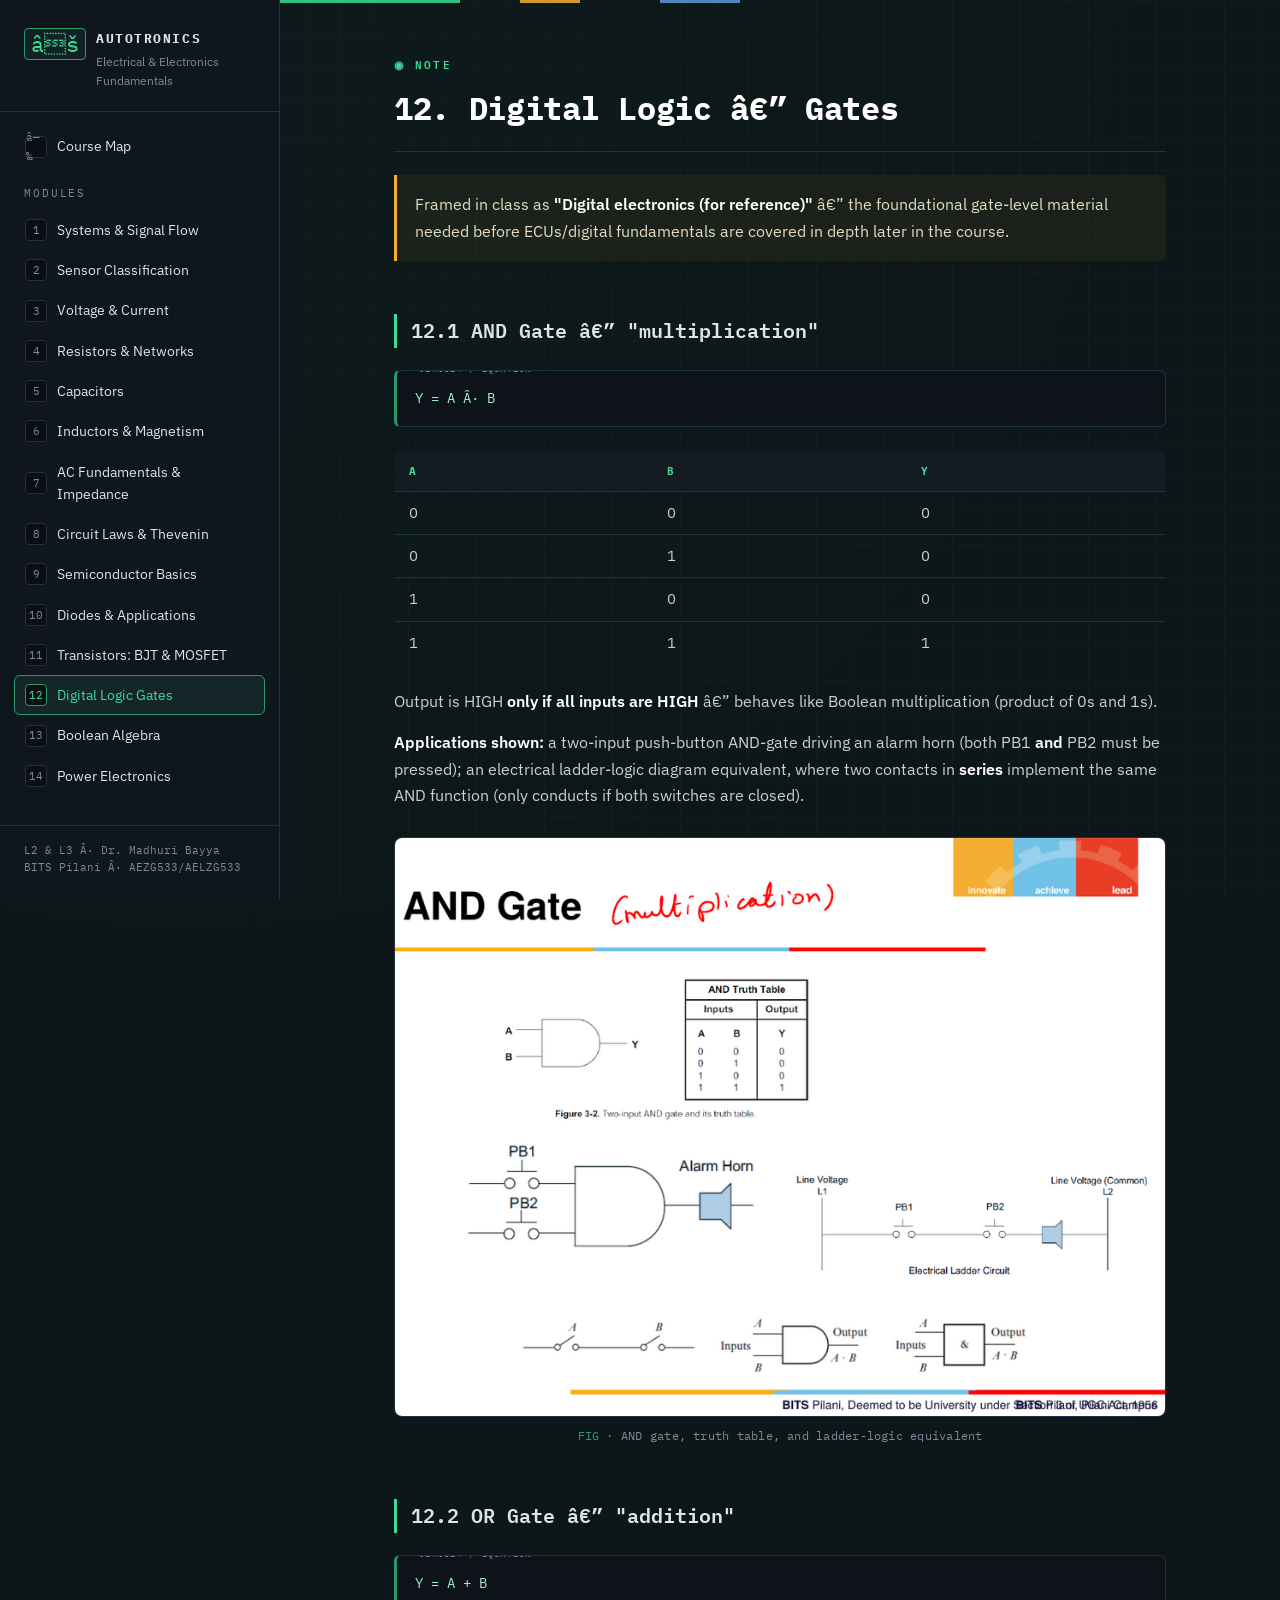
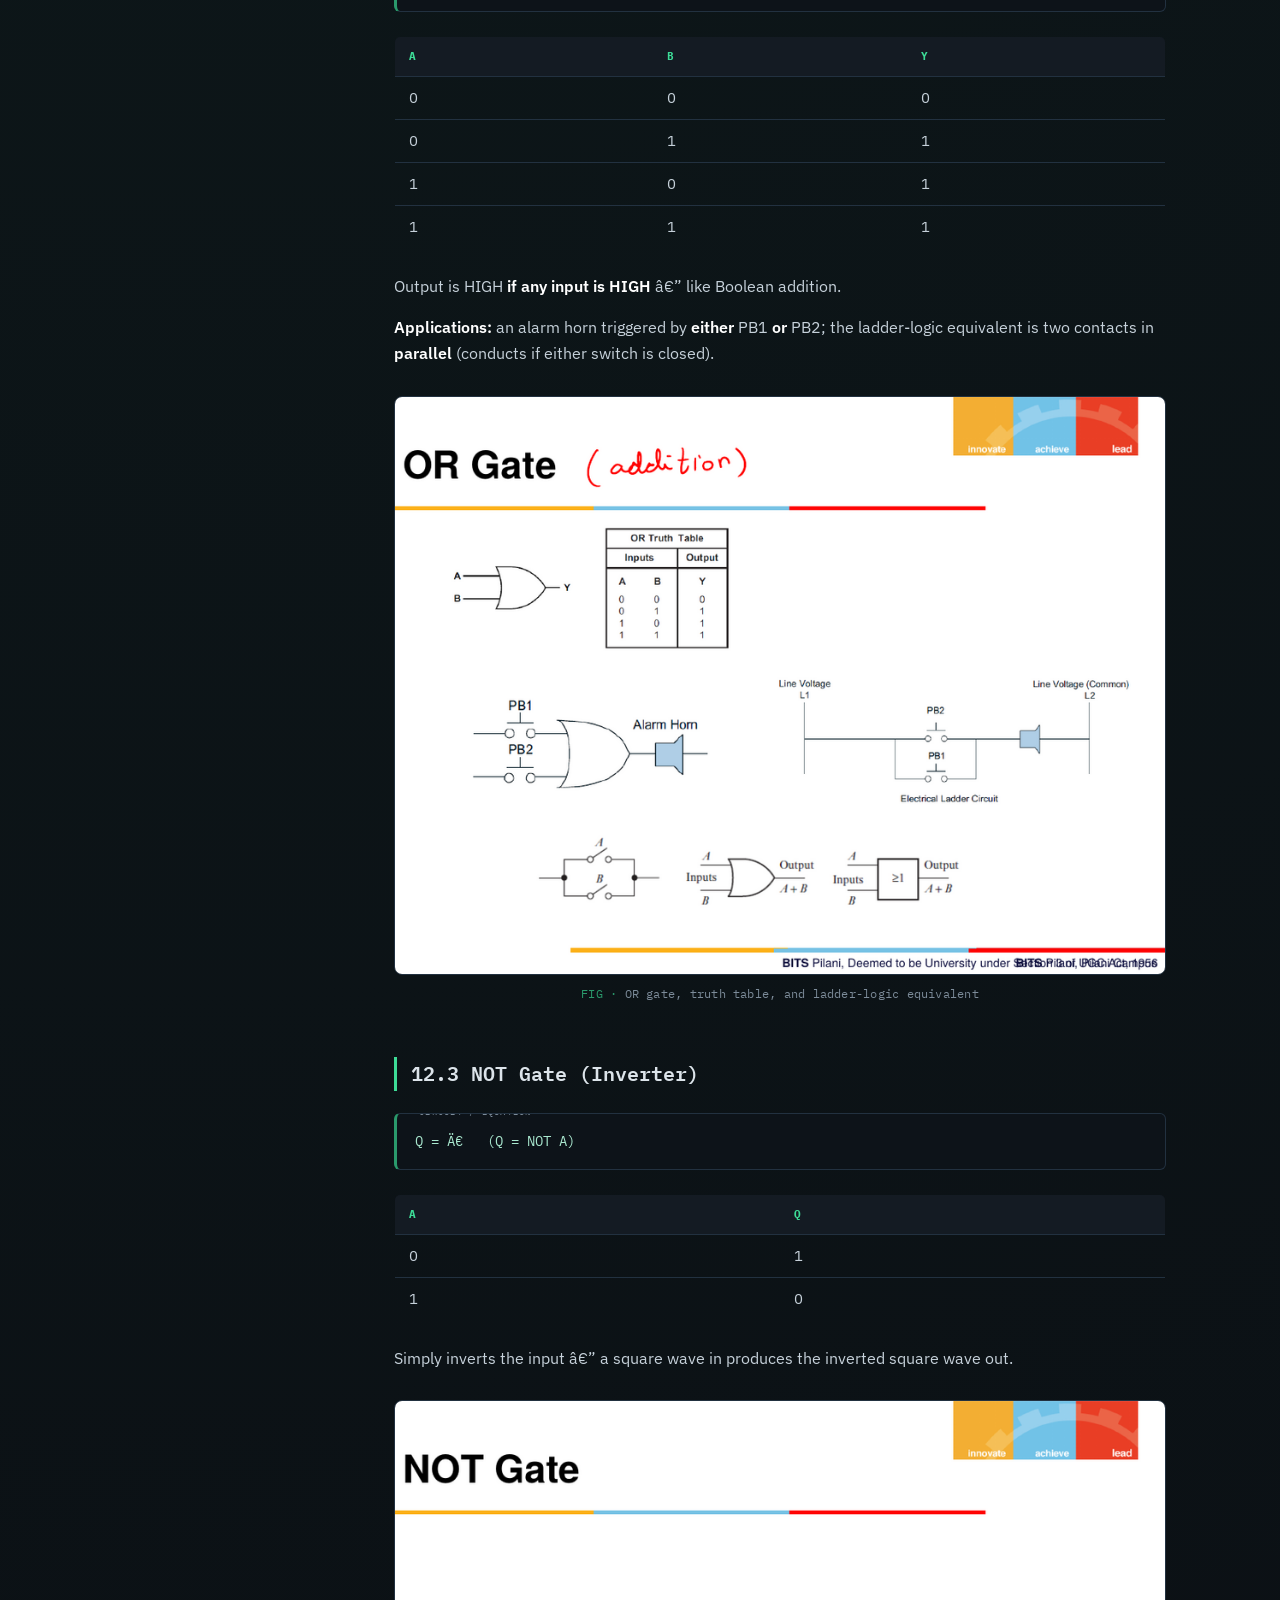
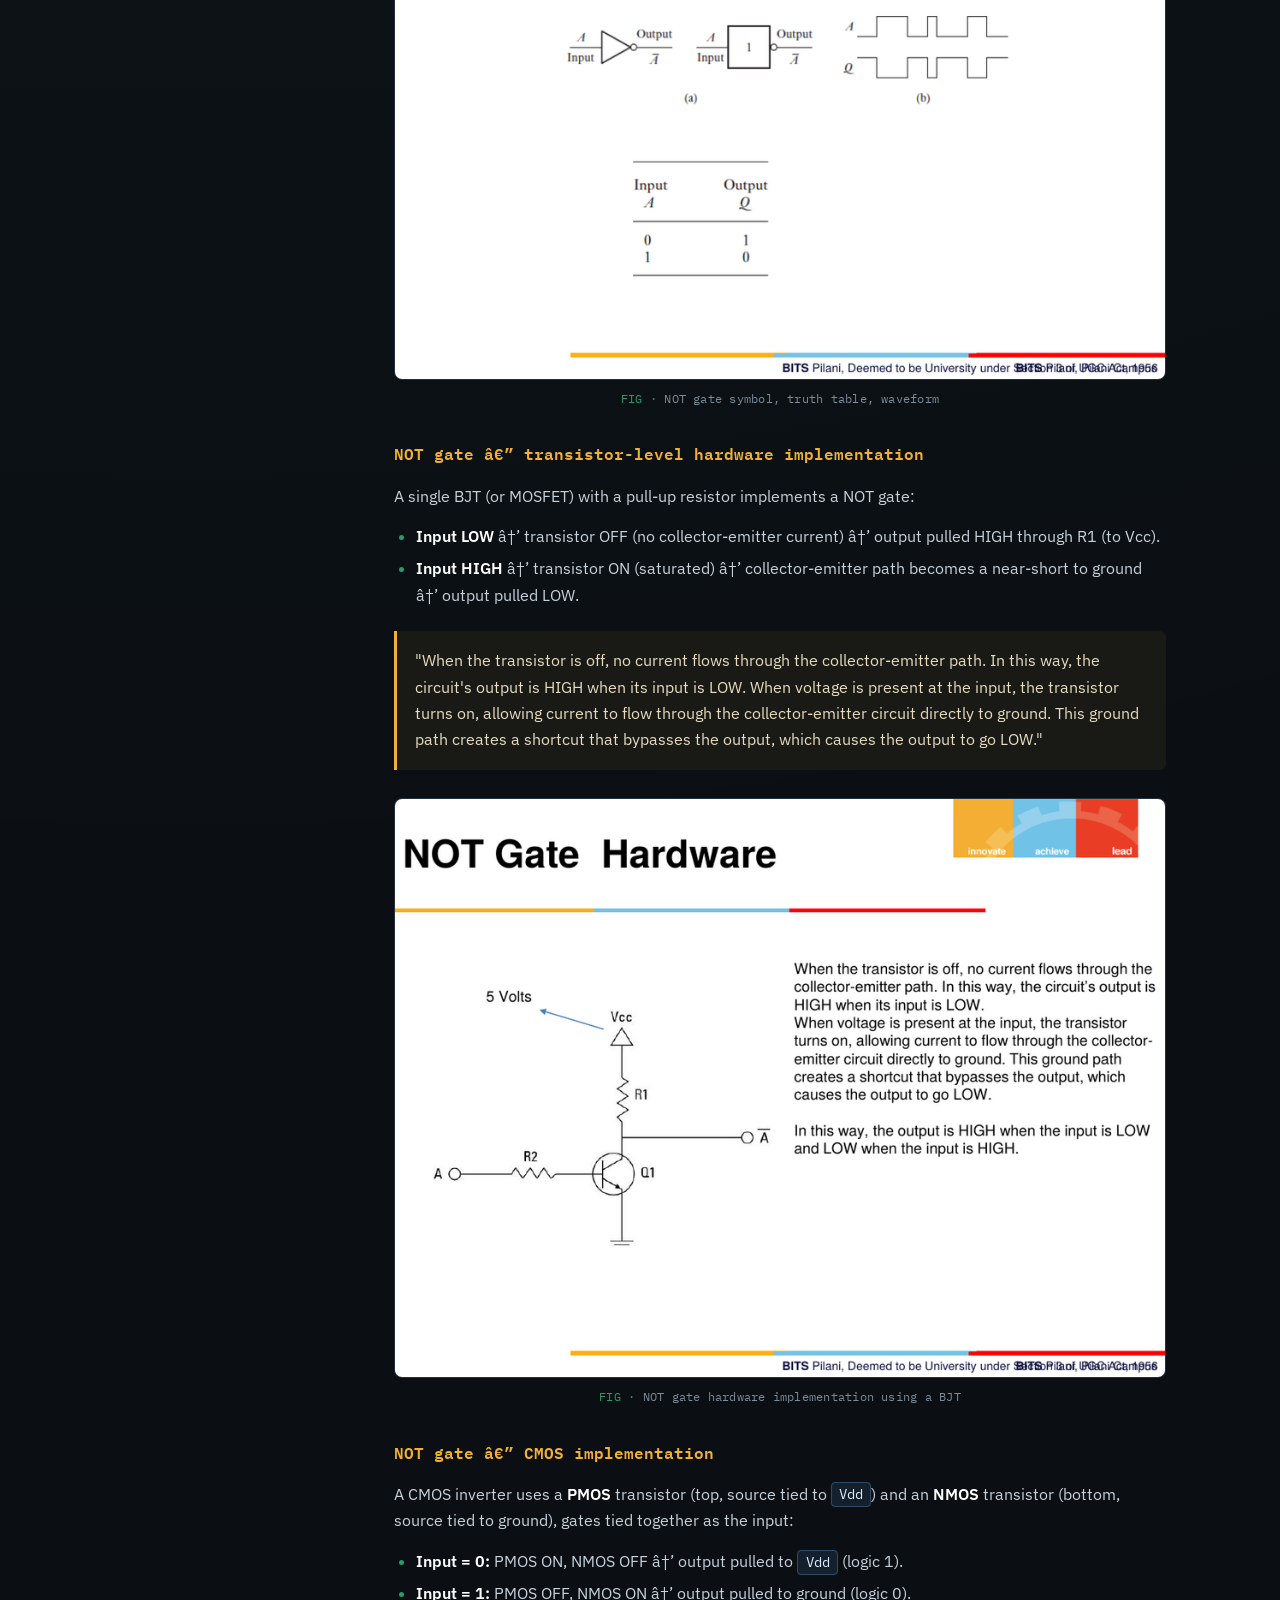
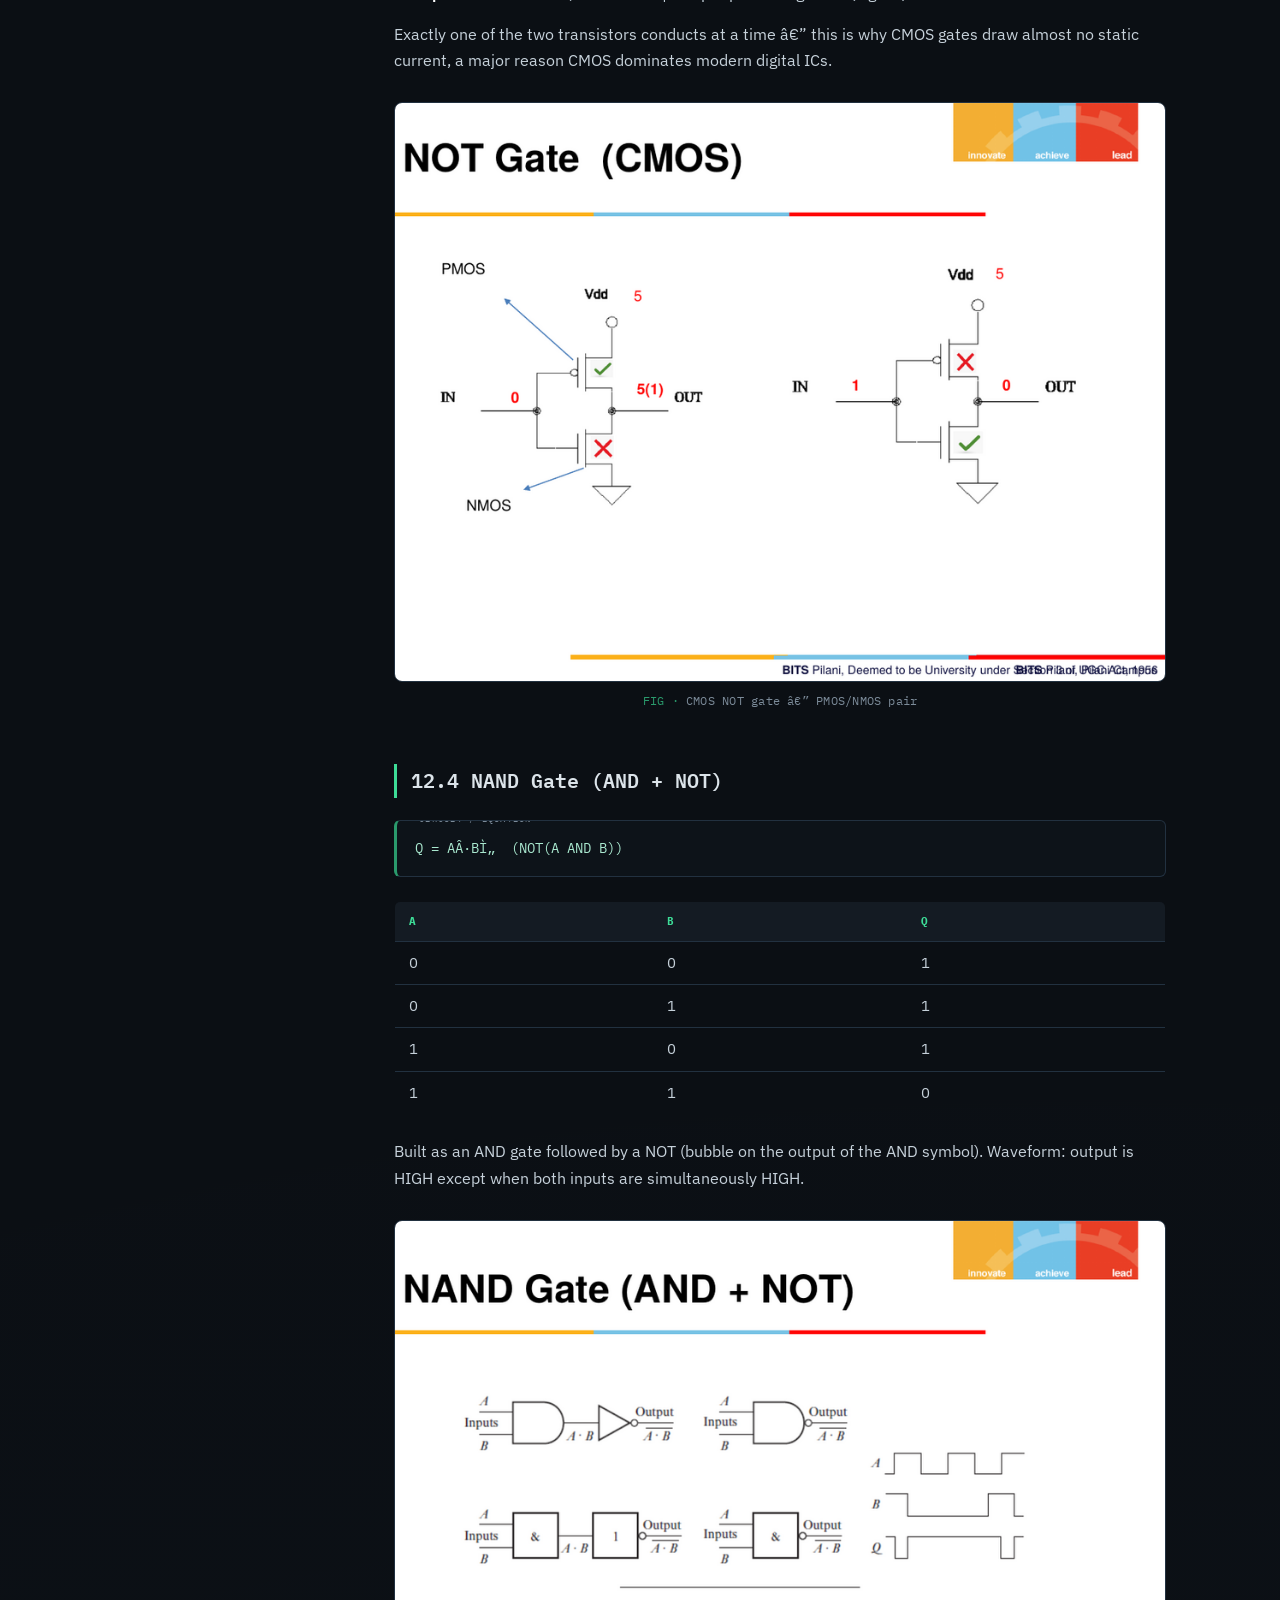
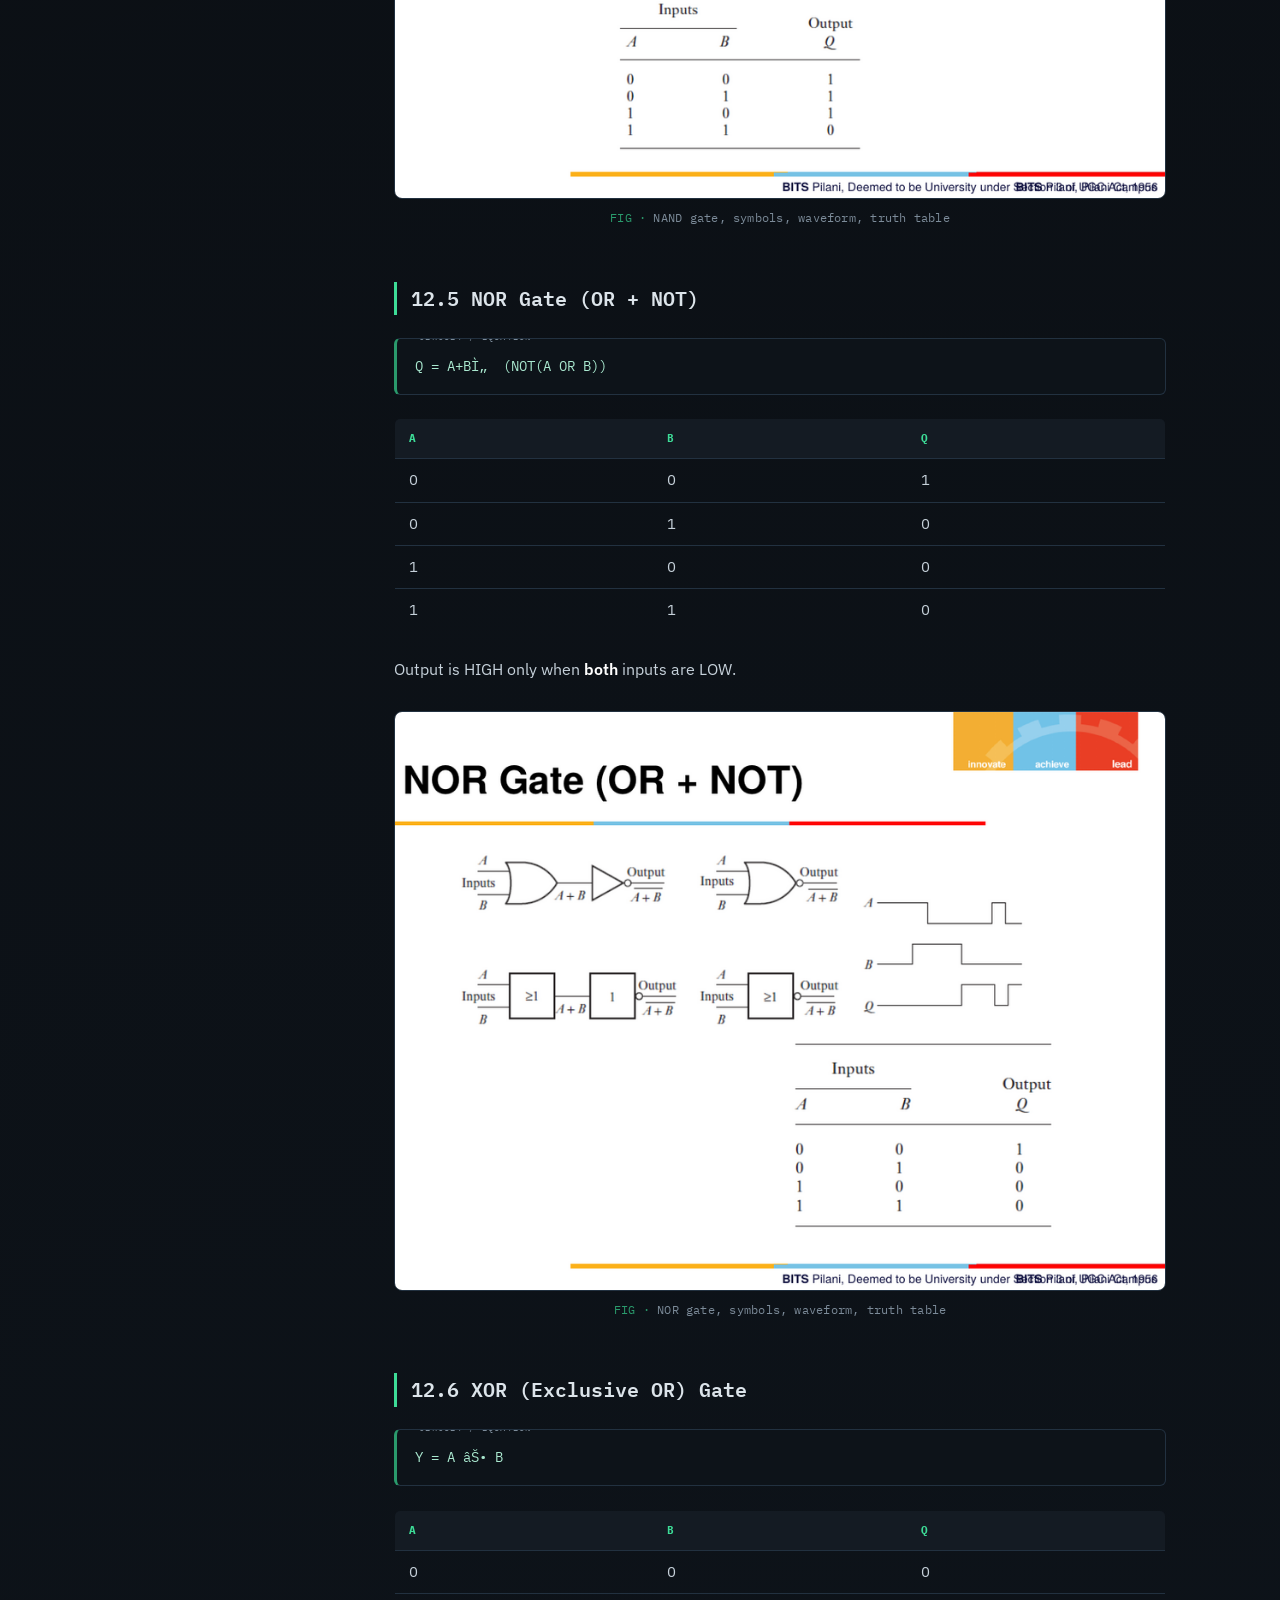
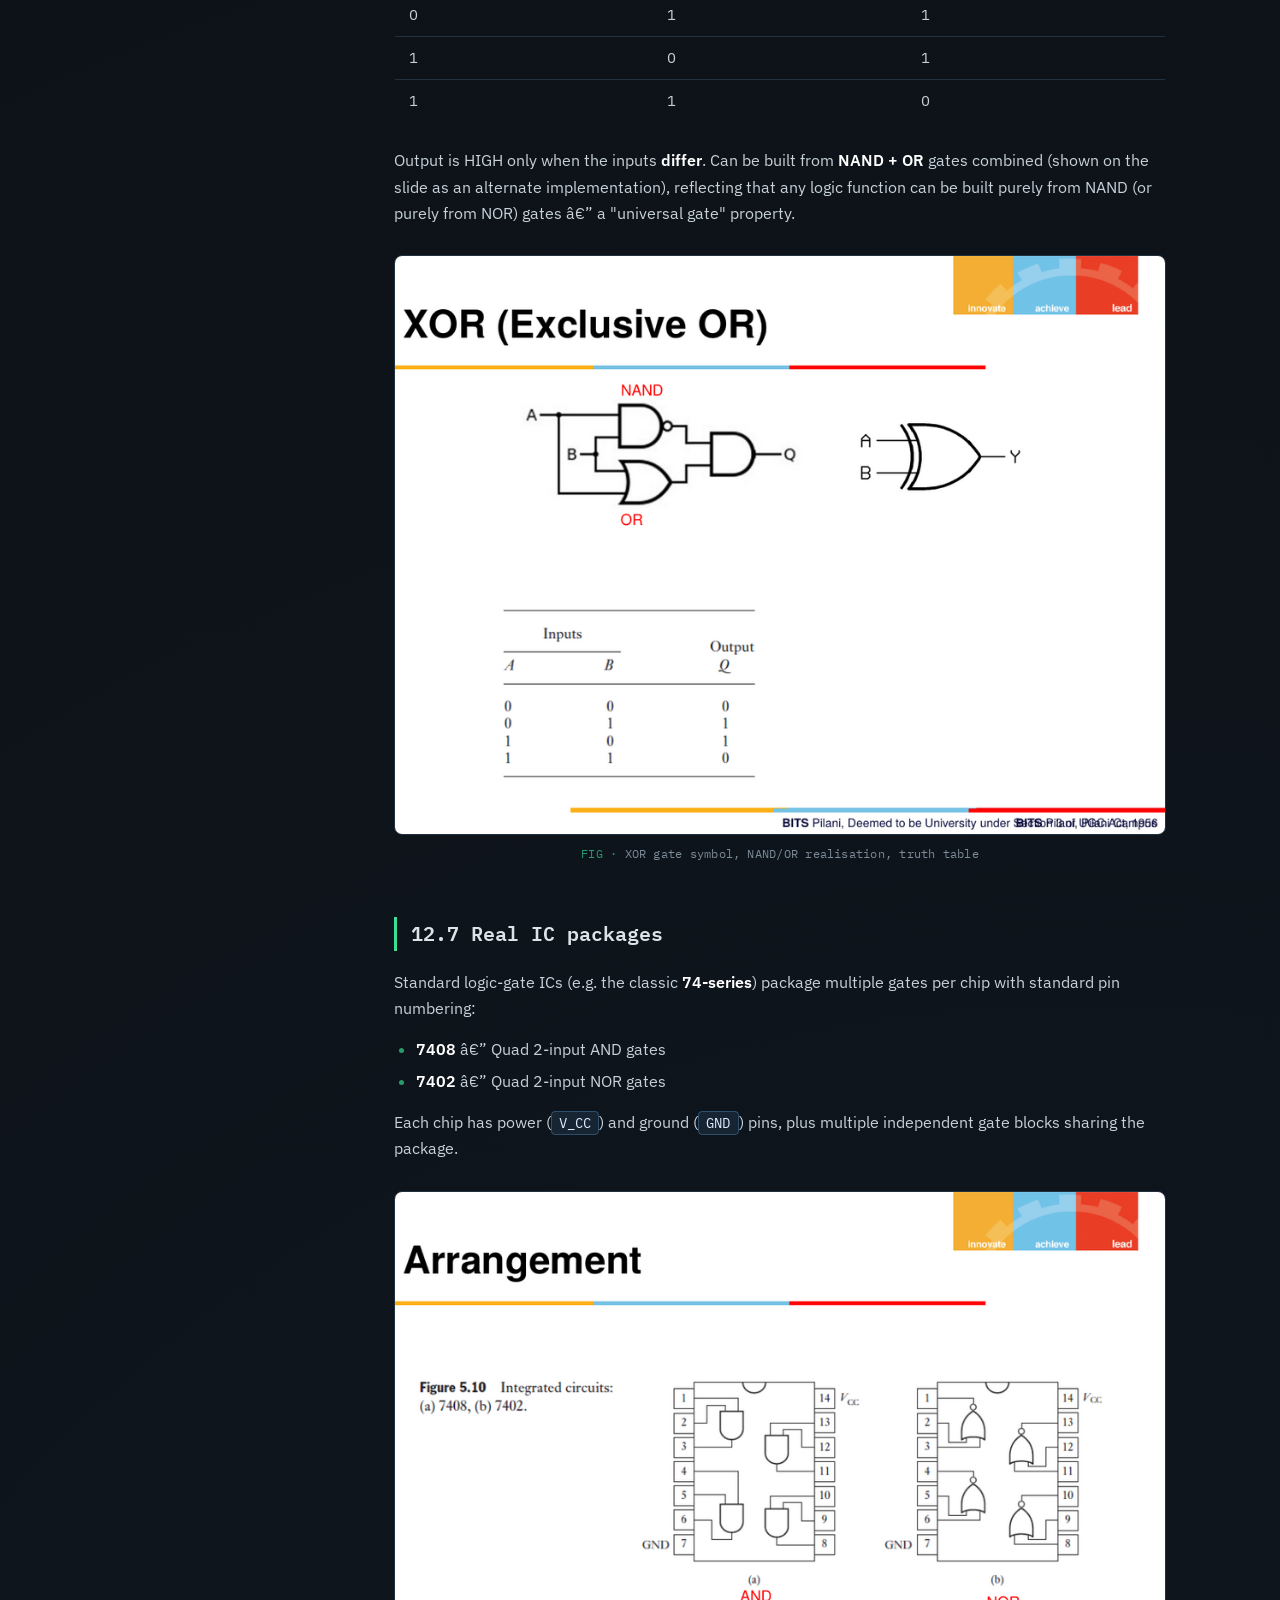
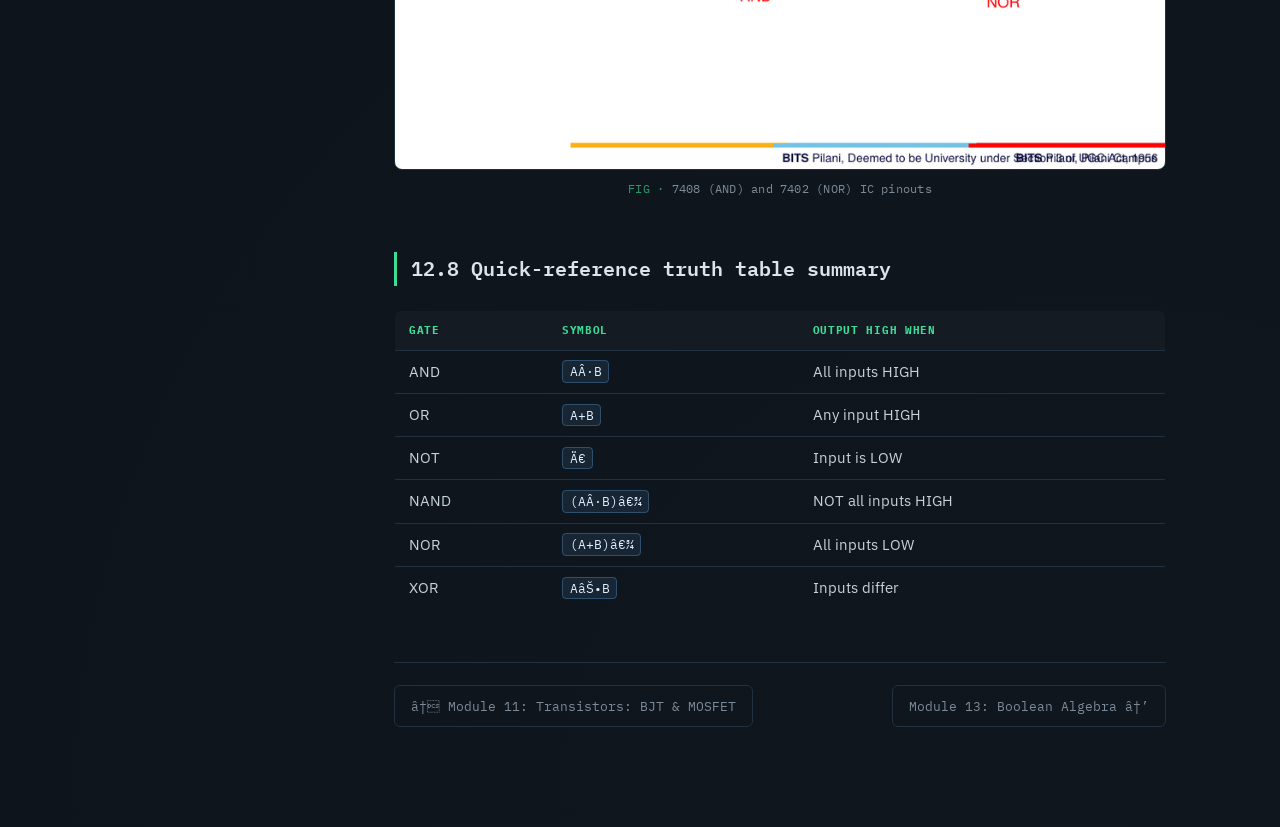
<file: notes/12-digital-logic-gates.html>
﻿<!DOCTYPE html>
<html lang="en">
<head>
<meta charset="UTF-8">
<meta name="viewport" content="width=device-width, initial-scale=1.0">
<title>Module 12: Digital Logic Gates Â· Autotronics Fundamentals</title>
<link rel="stylesheet" href="../styles.css">
<link rel="preconnect" href="https://fonts.googleapis.com">
<link href="https://fonts.googleapis.com/css2?family=IBM+Plex+Mono:wght@400;500;600;700&family=IBM+Plex+Sans:wght@400;500;600;700&display=swap" rel="stylesheet">
</head>
<body>
<div class="board">
  <aside class="sidebar">
    <div class="sidebar-head">
      <a href="../index.html" class="logo">
        <span class="logo-mark">âš</span>
        <span class="logo-text">AUTOTRONICS<br><small>Electrical &amp; Electronics Fundamentals</small></span>
      </a>
    </div>
    <nav>
      <ul class="nav-list">
        <li class=""><a href="../index.html"><span class="pin">â—‰</span>Course Map</a></li>
      </ul>
      <div class="nav-divider">MODULES</div>
      <ul class="nav-list">
        <li class=""><a href="01-systems-and-signal-flow.html"><span class="pin">1</span>Systems &amp; Signal Flow</a></li>
<li class=""><a href="02-sensors-classification.html"><span class="pin">2</span>Sensor Classification</a></li>
<li class=""><a href="03-voltage-and-current.html"><span class="pin">3</span>Voltage &amp; Current</a></li>
<li class=""><a href="04-resistors-and-networks.html"><span class="pin">4</span>Resistors &amp; Networks</a></li>
<li class=""><a href="05-capacitors.html"><span class="pin">5</span>Capacitors</a></li>
<li class=""><a href="06-inductors-and-magnetism.html"><span class="pin">6</span>Inductors &amp; Magnetism</a></li>
<li class=""><a href="07-ac-fundamentals-impedance.html"><span class="pin">7</span>AC Fundamentals &amp; Impedance</a></li>
<li class=""><a href="08-circuit-laws-and-thevenin.html"><span class="pin">8</span>Circuit Laws &amp; Thevenin</a></li>
<li class=""><a href="09-semiconductor-basics.html"><span class="pin">9</span>Semiconductor Basics</a></li>
<li class=""><a href="10-diodes-and-applications.html"><span class="pin">10</span>Diodes &amp; Applications</a></li>
<li class=""><a href="11-transistors-bjt-mosfet.html"><span class="pin">11</span>Transistors: BJT &amp; MOSFET</a></li>
<li class="active"><a href="12-digital-logic-gates.html"><span class="pin">12</span>Digital Logic Gates</a></li>
<li class=""><a href="13-boolean-algebra.html"><span class="pin">13</span>Boolean Algebra</a></li>
<li class=""><a href="14-power-electronics-thyristors.html"><span class="pin">14</span>Power Electronics</a></li>
      </ul>
    </nav>
    <div class="sidebar-foot">L2 &amp; L3 Â· Dr. Madhuri Bayya<br>BITS Pilani Â· AEZG533/AELZG533</div>
  </aside>
  <main class="content">
    <div class="trace-rule"></div>
    <article class="markdown-body">
<h1 id="12-digital-logic-gates">12. Digital Logic â€” Gates</h1>
<blockquote>
<p>Framed in class as <strong>"Digital electronics (for reference)"</strong> â€” the
foundational gate-level material needed before ECUs/digital fundamentals
are covered in depth later in the course.</p>
</blockquote>
<h2 id="121-and-gate-multiplication">12.1 AND Gate â€” "multiplication"</h2>
<pre><code>Y = A Â· B
</code></pre>
<table>
<thead>
<tr>
<th>A</th>
<th>B</th>
<th>Y</th>
</tr>
</thead>
<tbody>
<tr>
<td>0</td>
<td>0</td>
<td>0</td>
</tr>
<tr>
<td>0</td>
<td>1</td>
<td>0</td>
</tr>
<tr>
<td>1</td>
<td>0</td>
<td>0</td>
</tr>
<tr>
<td>1</td>
<td>1</td>
<td>1</td>
</tr>
</tbody>
</table>
<p>Output is HIGH <strong>only if all inputs are HIGH</strong> â€” behaves like Boolean
multiplication (product of 0s and 1s).</p>
<p><strong>Applications shown:</strong> a two-input push-button AND-gate driving an alarm
horn (both PB1 <strong>and</strong> PB2 must be pressed); an electrical ladder-logic
diagram equivalent, where two contacts in <strong>series</strong> implement the same
AND function (only conducts if both switches are closed).</p>
<figure class="diagram"><img alt="AND gate, truth table, and ladder-logic equivalent" src="../assets/img/and-gate.png"><figcaption>AND gate, truth table, and ladder-logic equivalent</figcaption></figure>
<h2 id="122-or-gate-addition">12.2 OR Gate â€” "addition"</h2>
<pre><code>Y = A + B
</code></pre>
<table>
<thead>
<tr>
<th>A</th>
<th>B</th>
<th>Y</th>
</tr>
</thead>
<tbody>
<tr>
<td>0</td>
<td>0</td>
<td>0</td>
</tr>
<tr>
<td>0</td>
<td>1</td>
<td>1</td>
</tr>
<tr>
<td>1</td>
<td>0</td>
<td>1</td>
</tr>
<tr>
<td>1</td>
<td>1</td>
<td>1</td>
</tr>
</tbody>
</table>
<p>Output is HIGH <strong>if any input is HIGH</strong> â€” like Boolean addition.</p>
<p><strong>Applications:</strong> an alarm horn triggered by <strong>either</strong> PB1 <strong>or</strong> PB2; the
ladder-logic equivalent is two contacts in <strong>parallel</strong> (conducts if
either switch is closed).</p>
<figure class="diagram"><img alt="OR gate, truth table, and ladder-logic equivalent" src="../assets/img/or-gate.png"><figcaption>OR gate, truth table, and ladder-logic equivalent</figcaption></figure>
<h2 id="123-not-gate-inverter">12.3 NOT Gate (Inverter)</h2>
<pre><code>Q = Ä€   (Q = NOT A)
</code></pre>
<table>
<thead>
<tr>
<th>A</th>
<th>Q</th>
</tr>
</thead>
<tbody>
<tr>
<td>0</td>
<td>1</td>
</tr>
<tr>
<td>1</td>
<td>0</td>
</tr>
</tbody>
</table>
<p>Simply inverts the input â€” a square wave in produces the inverted square
wave out.</p>
<figure class="diagram"><img alt="NOT gate symbol, truth table, waveform" src="../assets/img/not-gate.png"><figcaption>NOT gate symbol, truth table, waveform</figcaption></figure>
<h3 id="not-gate-transistor-level-hardware-implementation">NOT gate â€” transistor-level hardware implementation</h3>
<p>A single BJT (or MOSFET) with a pull-up resistor implements a NOT gate:</p>
<ul>
<li><strong>Input LOW</strong> â†’ transistor OFF (no collector-emitter current) â†’ output
  pulled HIGH through R1 (to Vcc).</li>
<li><strong>Input HIGH</strong> â†’ transistor ON (saturated) â†’ collector-emitter path
  becomes a near-short to ground â†’ output pulled LOW.</li>
</ul>
<blockquote>
<p>"When the transistor is off, no current flows through the
collector-emitter path. In this way, the circuit's output is HIGH when
its input is LOW. When voltage is present at the input, the transistor
turns on, allowing current to flow through the collector-emitter circuit
directly to ground. This ground path creates a shortcut that bypasses
the output, which causes the output to go LOW."</p>
</blockquote>
<figure class="diagram"><img alt="NOT gate hardware implementation using a BJT" src="../assets/img/not-gate-hw.png"><figcaption>NOT gate hardware implementation using a BJT</figcaption></figure>
<h3 id="not-gate-cmos-implementation">NOT gate â€” CMOS implementation</h3>
<p>A CMOS inverter uses a <strong>PMOS</strong> transistor (top, source tied to <code>Vdd</code>) and
an <strong>NMOS</strong> transistor (bottom, source tied to ground), gates tied
together as the input:</p>
<ul>
<li><strong>Input = 0:</strong> PMOS ON, NMOS OFF â†’ output pulled to <code>Vdd</code> (logic 1).</li>
<li><strong>Input = 1:</strong> PMOS OFF, NMOS ON â†’ output pulled to ground (logic 0).</li>
</ul>
<p>Exactly one of the two transistors conducts at a time â€” this is why CMOS
gates draw almost no static current, a major reason CMOS dominates modern
digital ICs.</p>
<figure class="diagram"><img alt="CMOS NOT gate â€” PMOS/NMOS pair" src="../assets/img/not-gate-cmos.png"><figcaption>CMOS NOT gate â€” PMOS/NMOS pair</figcaption></figure>
<h2 id="124-nand-gate-and-not">12.4 NAND Gate (AND + NOT)</h2>
<pre><code>Q = AÂ·BÌ„  (NOT(A AND B))
</code></pre>
<table>
<thead>
<tr>
<th>A</th>
<th>B</th>
<th>Q</th>
</tr>
</thead>
<tbody>
<tr>
<td>0</td>
<td>0</td>
<td>1</td>
</tr>
<tr>
<td>0</td>
<td>1</td>
<td>1</td>
</tr>
<tr>
<td>1</td>
<td>0</td>
<td>1</td>
</tr>
<tr>
<td>1</td>
<td>1</td>
<td>0</td>
</tr>
</tbody>
</table>
<p>Built as an AND gate followed by a NOT (bubble on the output of the AND
symbol). Waveform: output is HIGH except when both inputs are
simultaneously HIGH.</p>
<figure class="diagram"><img alt="NAND gate, symbols, waveform, truth table" src="../assets/img/nand-gate.png"><figcaption>NAND gate, symbols, waveform, truth table</figcaption></figure>
<h2 id="125-nor-gate-or-not">12.5 NOR Gate (OR + NOT)</h2>
<pre><code>Q = A+BÌ„  (NOT(A OR B))
</code></pre>
<table>
<thead>
<tr>
<th>A</th>
<th>B</th>
<th>Q</th>
</tr>
</thead>
<tbody>
<tr>
<td>0</td>
<td>0</td>
<td>1</td>
</tr>
<tr>
<td>0</td>
<td>1</td>
<td>0</td>
</tr>
<tr>
<td>1</td>
<td>0</td>
<td>0</td>
</tr>
<tr>
<td>1</td>
<td>1</td>
<td>0</td>
</tr>
</tbody>
</table>
<p>Output is HIGH only when <strong>both</strong> inputs are LOW.</p>
<figure class="diagram"><img alt="NOR gate, symbols, waveform, truth table" src="../assets/img/nor-gate.png"><figcaption>NOR gate, symbols, waveform, truth table</figcaption></figure>
<h2 id="126-xor-exclusive-or-gate">12.6 XOR (Exclusive OR) Gate</h2>
<pre><code>Y = A âŠ• B
</code></pre>
<table>
<thead>
<tr>
<th>A</th>
<th>B</th>
<th>Q</th>
</tr>
</thead>
<tbody>
<tr>
<td>0</td>
<td>0</td>
<td>0</td>
</tr>
<tr>
<td>0</td>
<td>1</td>
<td>1</td>
</tr>
<tr>
<td>1</td>
<td>0</td>
<td>1</td>
</tr>
<tr>
<td>1</td>
<td>1</td>
<td>0</td>
</tr>
</tbody>
</table>
<p>Output is HIGH only when the inputs <strong>differ</strong>. Can be built from
<strong>NAND + OR</strong> gates combined (shown on the slide as an alternate
implementation), reflecting that any logic function can be built purely
from NAND (or purely from NOR) gates â€” a "universal gate" property.</p>
<figure class="diagram"><img alt="XOR gate symbol, NAND/OR realisation, truth table" src="../assets/img/xor-gate.png"><figcaption>XOR gate symbol, NAND/OR realisation, truth table</figcaption></figure>
<h2 id="127-real-ic-packages">12.7 Real IC packages</h2>
<p>Standard logic-gate ICs (e.g. the classic <strong>74-series</strong>) package multiple
gates per chip with standard pin numbering:</p>
<ul>
<li><strong>7408</strong> â€” Quad 2-input AND gates</li>
<li><strong>7402</strong> â€” Quad 2-input NOR gates</li>
</ul>
<p>Each chip has power (<code>V_CC</code>) and ground (<code>GND</code>) pins, plus multiple
independent gate blocks sharing the package.</p>
<figure class="diagram"><img alt="7408 (AND) and 7402 (NOR) IC pinouts" src="../assets/img/ic-arrangement.png"><figcaption>7408 (AND) and 7402 (NOR) IC pinouts</figcaption></figure>
<h2 id="128-quick-reference-truth-table-summary">12.8 Quick-reference truth table summary</h2>
<table>
<thead>
<tr>
<th>Gate</th>
<th>Symbol</th>
<th>Output HIGH when</th>
</tr>
</thead>
<tbody>
<tr>
<td>AND</td>
<td><code>AÂ·B</code></td>
<td>All inputs HIGH</td>
</tr>
<tr>
<td>OR</td>
<td><code>A+B</code></td>
<td>Any input HIGH</td>
</tr>
<tr>
<td>NOT</td>
<td><code>Ä€</code></td>
<td>Input is LOW</td>
</tr>
<tr>
<td>NAND</td>
<td><code>(AÂ·B)â€¾</code></td>
<td>NOT all inputs HIGH</td>
</tr>
<tr>
<td>NOR</td>
<td><code>(A+B)â€¾</code></td>
<td>All inputs LOW</td>
</tr>
<tr>
<td>XOR</td>
<td><code>AâŠ•B</code></td>
<td>Inputs differ</td>
</tr>
</tbody>
</table>
    </article>
    <div class="pagenav">
      <div class="pagenav-inner"><a class="prev" href="11-transistors-bjt-mosfet.html">â† Module 11: Transistors: BJT &amp; MOSFET</a><a class="next" href="13-boolean-algebra.html">Module 13: Boolean Algebra â†’</a></div>
    </div>
  </main>
</div>
</body>
</html>
</file>
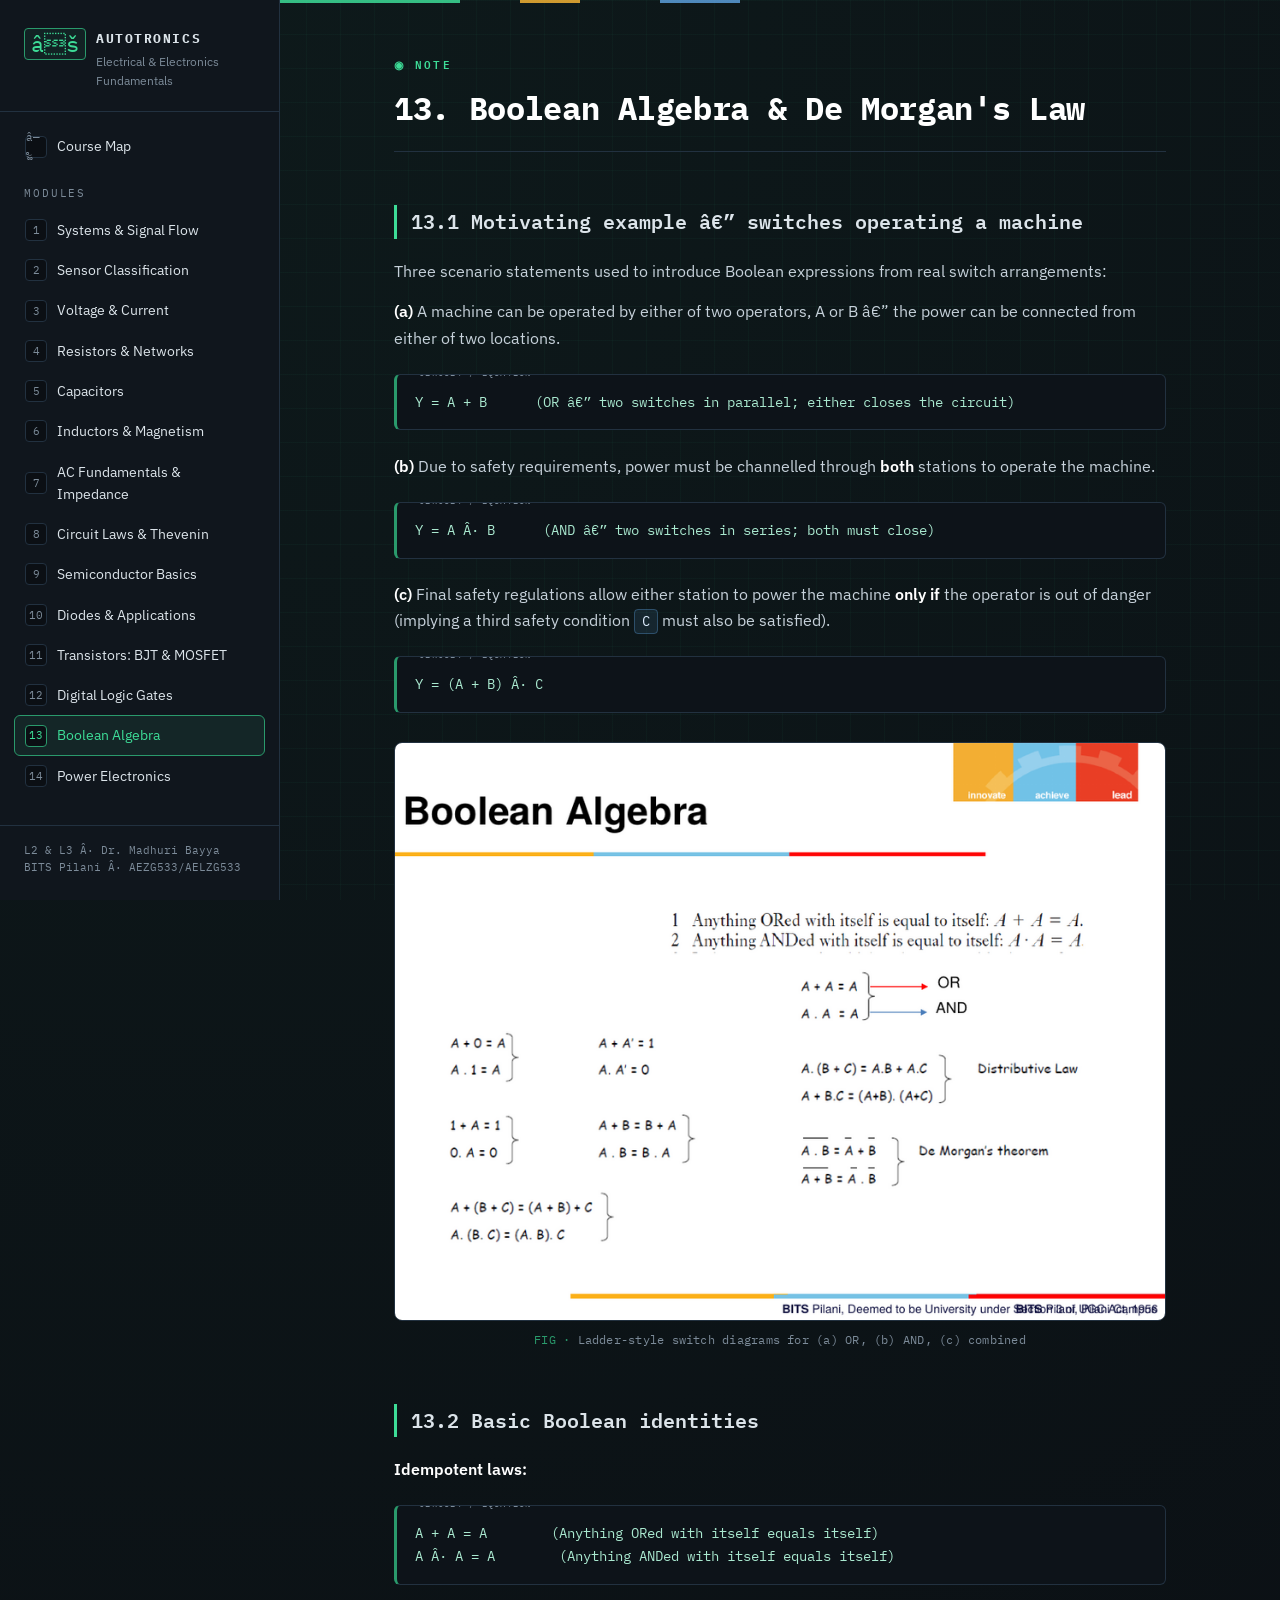
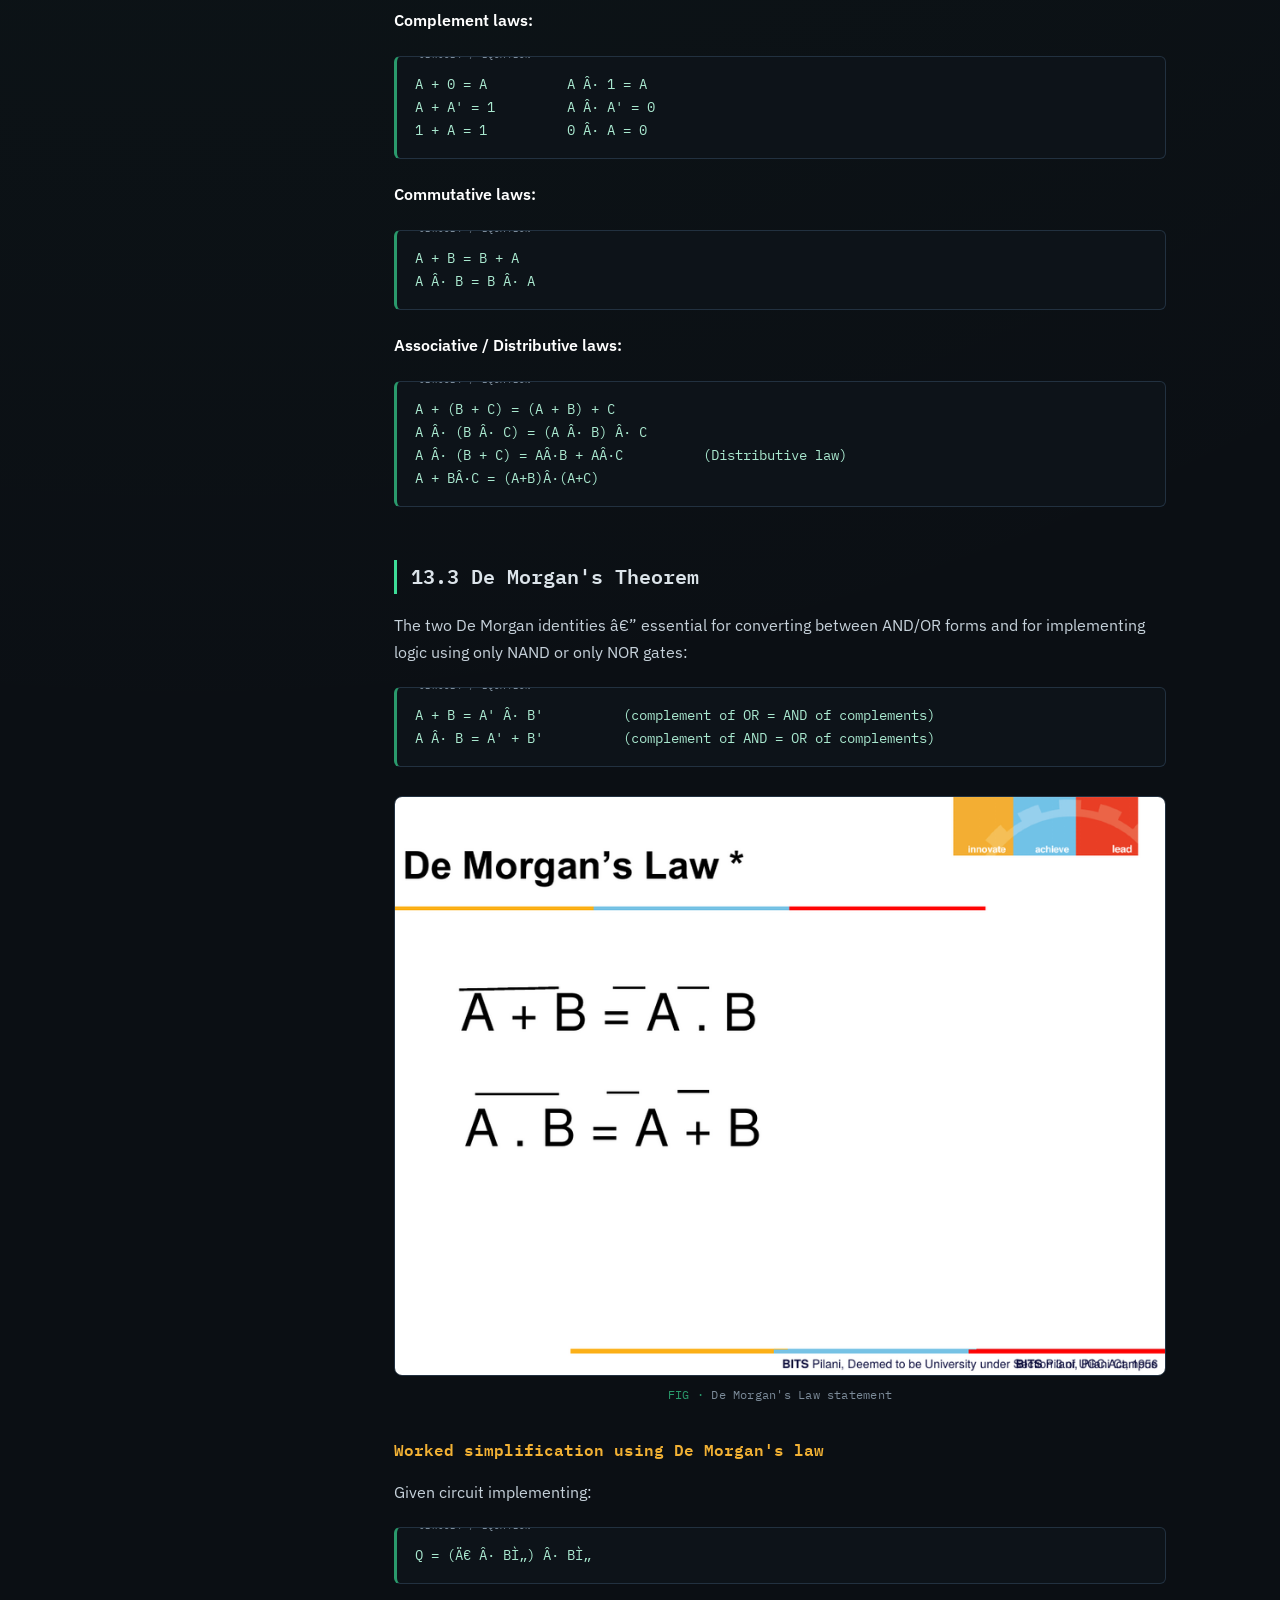
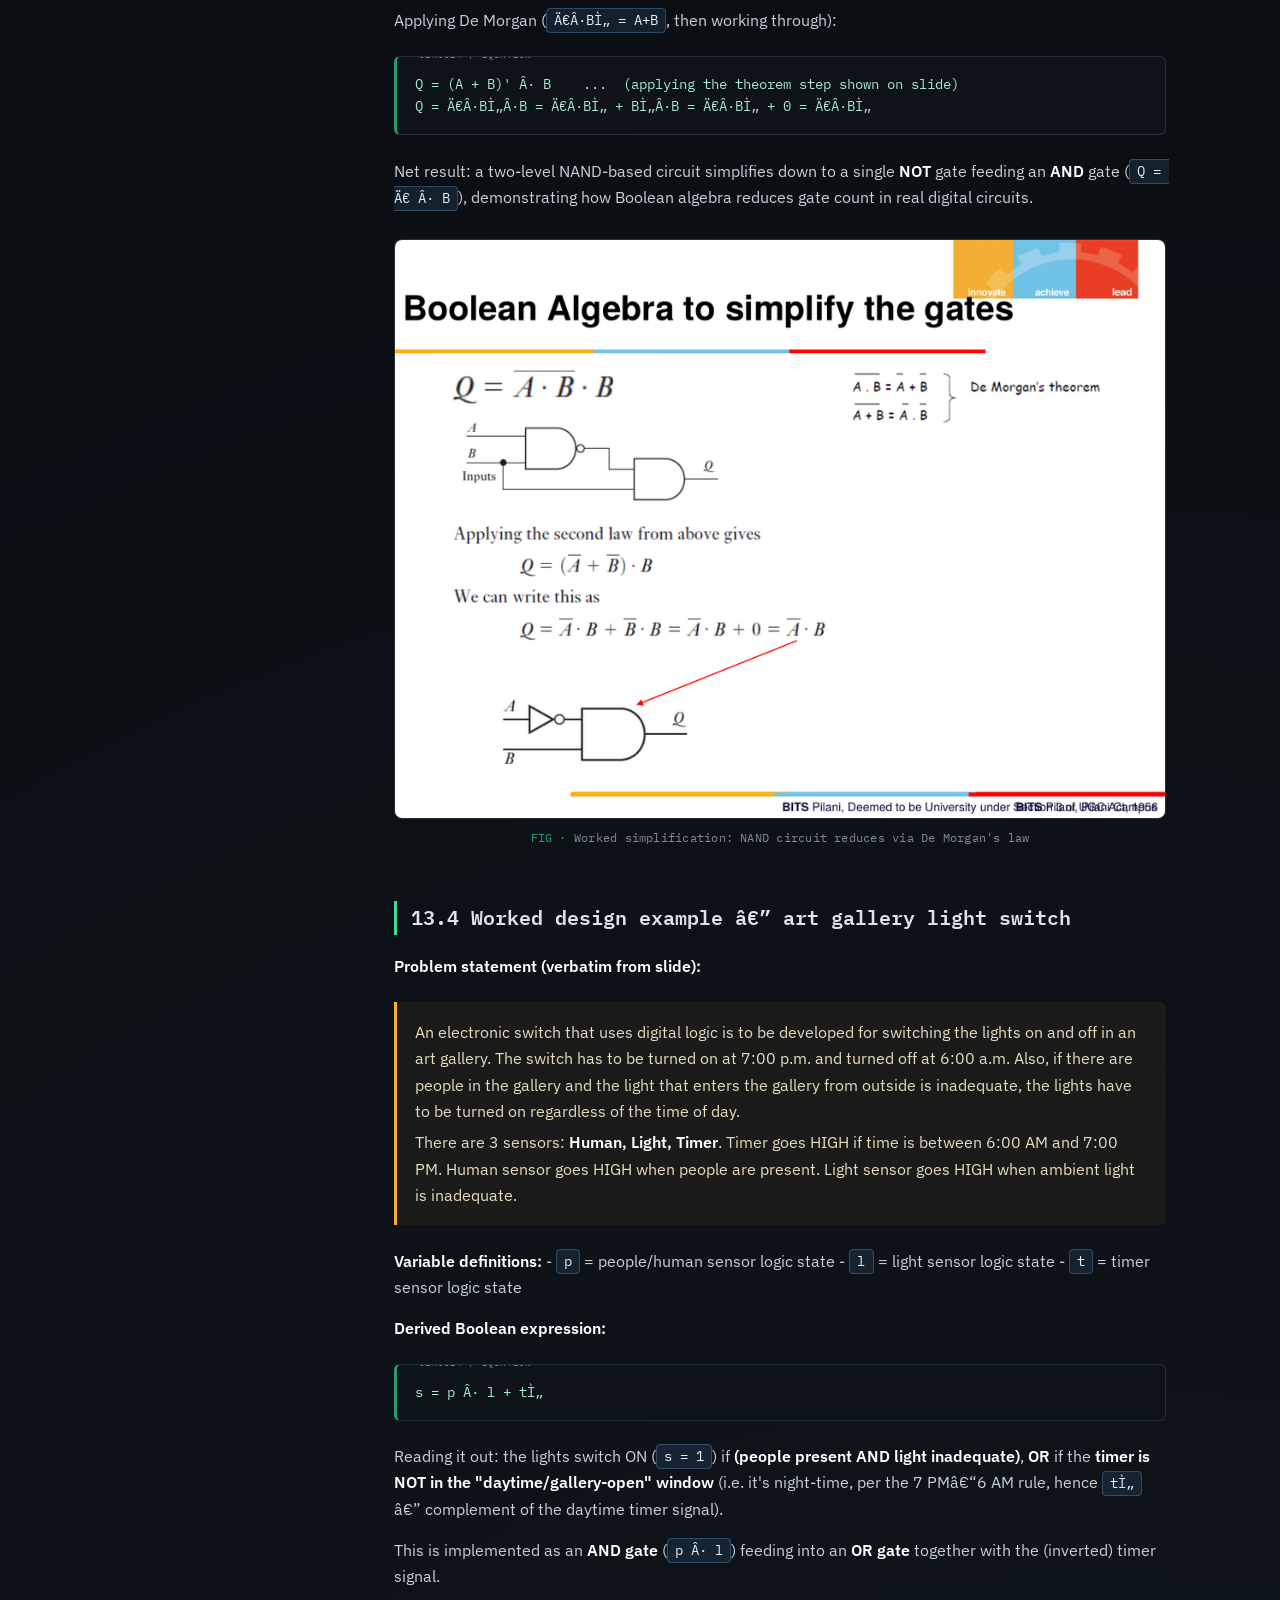
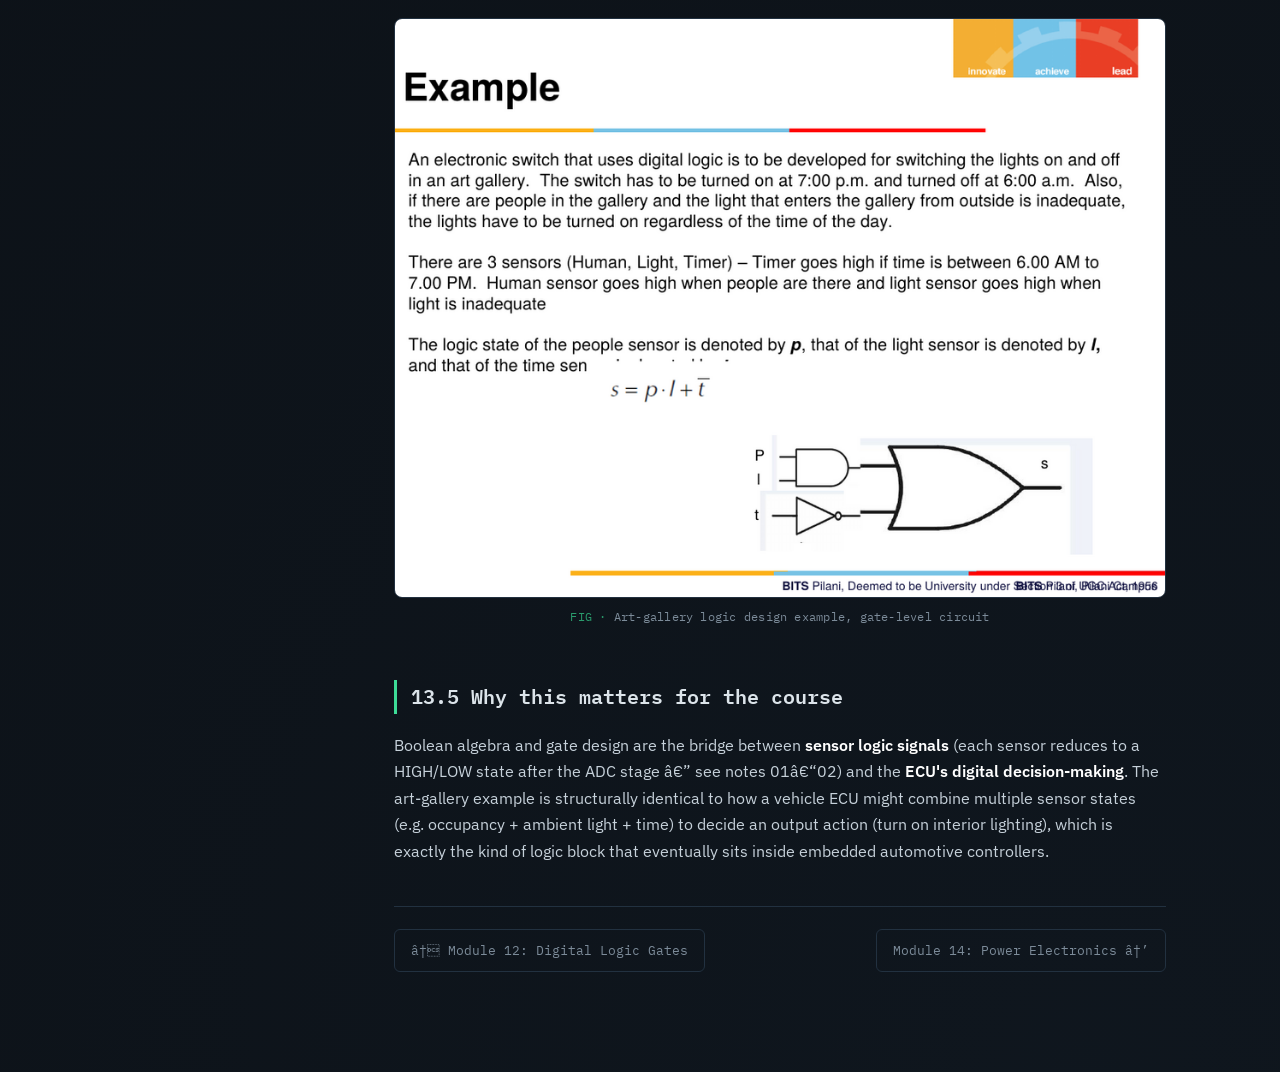
<file: notes/13-boolean-algebra.html>
﻿<!DOCTYPE html>
<html lang="en">
<head>
<meta charset="UTF-8">
<meta name="viewport" content="width=device-width, initial-scale=1.0">
<title>Module 13: Boolean Algebra Â· Autotronics Fundamentals</title>
<link rel="stylesheet" href="../styles.css">
<link rel="preconnect" href="https://fonts.googleapis.com">
<link href="https://fonts.googleapis.com/css2?family=IBM+Plex+Mono:wght@400;500;600;700&family=IBM+Plex+Sans:wght@400;500;600;700&display=swap" rel="stylesheet">
</head>
<body>
<div class="board">
  <aside class="sidebar">
    <div class="sidebar-head">
      <a href="../index.html" class="logo">
        <span class="logo-mark">âš</span>
        <span class="logo-text">AUTOTRONICS<br><small>Electrical &amp; Electronics Fundamentals</small></span>
      </a>
    </div>
    <nav>
      <ul class="nav-list">
        <li class=""><a href="../index.html"><span class="pin">â—‰</span>Course Map</a></li>
      </ul>
      <div class="nav-divider">MODULES</div>
      <ul class="nav-list">
        <li class=""><a href="01-systems-and-signal-flow.html"><span class="pin">1</span>Systems &amp; Signal Flow</a></li>
<li class=""><a href="02-sensors-classification.html"><span class="pin">2</span>Sensor Classification</a></li>
<li class=""><a href="03-voltage-and-current.html"><span class="pin">3</span>Voltage &amp; Current</a></li>
<li class=""><a href="04-resistors-and-networks.html"><span class="pin">4</span>Resistors &amp; Networks</a></li>
<li class=""><a href="05-capacitors.html"><span class="pin">5</span>Capacitors</a></li>
<li class=""><a href="06-inductors-and-magnetism.html"><span class="pin">6</span>Inductors &amp; Magnetism</a></li>
<li class=""><a href="07-ac-fundamentals-impedance.html"><span class="pin">7</span>AC Fundamentals &amp; Impedance</a></li>
<li class=""><a href="08-circuit-laws-and-thevenin.html"><span class="pin">8</span>Circuit Laws &amp; Thevenin</a></li>
<li class=""><a href="09-semiconductor-basics.html"><span class="pin">9</span>Semiconductor Basics</a></li>
<li class=""><a href="10-diodes-and-applications.html"><span class="pin">10</span>Diodes &amp; Applications</a></li>
<li class=""><a href="11-transistors-bjt-mosfet.html"><span class="pin">11</span>Transistors: BJT &amp; MOSFET</a></li>
<li class=""><a href="12-digital-logic-gates.html"><span class="pin">12</span>Digital Logic Gates</a></li>
<li class="active"><a href="13-boolean-algebra.html"><span class="pin">13</span>Boolean Algebra</a></li>
<li class=""><a href="14-power-electronics-thyristors.html"><span class="pin">14</span>Power Electronics</a></li>
      </ul>
    </nav>
    <div class="sidebar-foot">L2 &amp; L3 Â· Dr. Madhuri Bayya<br>BITS Pilani Â· AEZG533/AELZG533</div>
  </aside>
  <main class="content">
    <div class="trace-rule"></div>
    <article class="markdown-body">
<h1 id="13-boolean-algebra-de-morgans-law">13. Boolean Algebra &amp; De Morgan's Law</h1>
<h2 id="131-motivating-example-switches-operating-a-machine">13.1 Motivating example â€” switches operating a machine</h2>
<p>Three scenario statements used to introduce Boolean expressions from
real switch arrangements:</p>
<p><strong>(a)</strong> A machine can be operated by either of two operators, A or B â€” the
power can be connected from either of two locations.</p>
<pre><code>Y = A + B      (OR â€” two switches in parallel; either closes the circuit)
</code></pre>
<p><strong>(b)</strong> Due to safety requirements, power must be channelled through
<strong>both</strong> stations to operate the machine.</p>
<pre><code>Y = A Â· B      (AND â€” two switches in series; both must close)
</code></pre>
<p><strong>(c)</strong> Final safety regulations allow either station to power the machine
<strong>only if</strong> the operator is out of danger (implying a third safety
condition <code>C</code> must also be satisfied).</p>
<pre><code>Y = (A + B) Â· C
</code></pre>
<figure class="diagram"><img alt="Ladder-style switch diagrams for (a) OR, (b) AND, (c) combined" src="../assets/img/boolean-laws.png"><figcaption>Ladder-style switch diagrams for (a) OR, (b) AND, (c) combined</figcaption></figure>
<h2 id="132-basic-boolean-identities">13.2 Basic Boolean identities</h2>
<p><strong>Idempotent laws:</strong></p>
<pre><code>A + A = A        (Anything ORed with itself equals itself)
A Â· A = A        (Anything ANDed with itself equals itself)
</code></pre>
<p><strong>Complement laws:</strong></p>
<pre><code>A + 0 = A          A Â· 1 = A
A + A' = 1         A Â· A' = 0
1 + A = 1          0 Â· A = 0
</code></pre>
<p><strong>Commutative laws:</strong></p>
<pre><code>A + B = B + A
A Â· B = B Â· A
</code></pre>
<p><strong>Associative / Distributive laws:</strong></p>
<pre><code>A + (B + C) = (A + B) + C
A Â· (B Â· C) = (A Â· B) Â· C
A Â· (B + C) = AÂ·B + AÂ·C          (Distributive law)
A + BÂ·C = (A+B)Â·(A+C)
</code></pre>
<h2 id="133-de-morgans-theorem">13.3 De Morgan's Theorem</h2>
<p>The two De Morgan identities â€” essential for converting between AND/OR
forms and for implementing logic using only NAND or only NOR gates:</p>
<pre><code>A + B = A' Â· B'          (complement of OR = AND of complements)
A Â· B = A' + B'          (complement of AND = OR of complements)
</code></pre>
<figure class="diagram"><img alt="De Morgan's Law statement" src="../assets/img/demorgan.png"><figcaption>De Morgan&#x27;s Law statement</figcaption></figure>
<h3 id="worked-simplification-using-de-morgans-law">Worked simplification using De Morgan's law</h3>
<p>Given circuit implementing:</p>
<pre><code>Q = (Ä€ Â· BÌ„) Â· BÌ„
</code></pre>
<p>Applying De Morgan (<code>Ä€Â·BÌ„ = A+B</code>, then working through):</p>
<pre><code>Q = (A + B)' Â· B    ...  (applying the theorem step shown on slide)
Q = Ä€Â·BÌ„Â·B = Ä€Â·BÌ„ + BÌ„Â·B = Ä€Â·BÌ„ + 0 = Ä€Â·BÌ„
</code></pre>
<p>Net result: a two-level NAND-based circuit simplifies down to a single
<strong>NOT</strong> gate feeding an <strong>AND</strong> gate (<code>Q = Ä€ Â· B</code>), demonstrating how
Boolean algebra reduces gate count in real digital circuits.</p>
<figure class="diagram"><img alt="Worked simplification: NAND circuit reduces via De Morgan's law" src="../assets/img/boolean-simplify.png"><figcaption>Worked simplification: NAND circuit reduces via De Morgan&#x27;s law</figcaption></figure>
<h2 id="134-worked-design-example-art-gallery-light-switch">13.4 Worked design example â€” art gallery light switch</h2>
<p><strong>Problem statement (verbatim from slide):</strong></p>
<blockquote>
<p>An electronic switch that uses digital logic is to be developed for
switching the lights on and off in an art gallery. The switch has to be
turned on at 7:00 p.m. and turned off at 6:00 a.m. Also, if there are
people in the gallery and the light that enters the gallery from outside
is inadequate, the lights have to be turned on regardless of the time of
day.</p>
<p>There are 3 sensors: <strong>Human, Light, Timer</strong>. Timer goes HIGH if time is
between 6:00 AM and 7:00 PM. Human sensor goes HIGH when people are
present. Light sensor goes HIGH when ambient light is inadequate.</p>
</blockquote>
<p><strong>Variable definitions:</strong>
- <code>p</code> = people/human sensor logic state
- <code>l</code> = light sensor logic state
- <code>t</code> = timer sensor logic state</p>
<p><strong>Derived Boolean expression:</strong></p>
<pre><code>s = p Â· l + tÌ„
</code></pre>
<p>Reading it out: the lights switch ON (<code>s = 1</code>) if <strong>(people present AND
light inadequate)</strong>, <strong>OR</strong> if the <strong>timer is NOT in the
"daytime/gallery-open" window</strong> (i.e. it's night-time, per the 7 PMâ€“6 AM
rule, hence <code>tÌ„</code> â€” complement of the daytime timer signal).</p>
<p>This is implemented as an <strong>AND gate</strong> (<code>p Â· l</code>) feeding into an <strong>OR
gate</strong> together with the (inverted) timer signal.</p>
<figure class="diagram"><img alt="Art-gallery logic design example, gate-level circuit" src="../assets/img/logic-example.png"><figcaption>Art-gallery logic design example, gate-level circuit</figcaption></figure>
<h2 id="135-why-this-matters-for-the-course">13.5 Why this matters for the course</h2>
<p>Boolean algebra and gate design are the bridge between <strong>sensor logic
signals</strong> (each sensor reduces to a HIGH/LOW state after the ADC stage â€”
see notes 01â€“02) and the <strong>ECU's digital decision-making</strong>. The art-gallery
example is structurally identical to how a vehicle ECU might combine
multiple sensor states (e.g. occupancy + ambient light + time) to decide
an output action (turn on interior lighting), which is exactly the kind of
logic block that eventually sits inside embedded automotive controllers.</p>
    </article>
    <div class="pagenav">
      <div class="pagenav-inner"><a class="prev" href="12-digital-logic-gates.html">â† Module 12: Digital Logic Gates</a><a class="next" href="14-power-electronics-thyristors.html">Module 14: Power Electronics â†’</a></div>
    </div>
  </main>
</div>
</body>
</html>
</file>
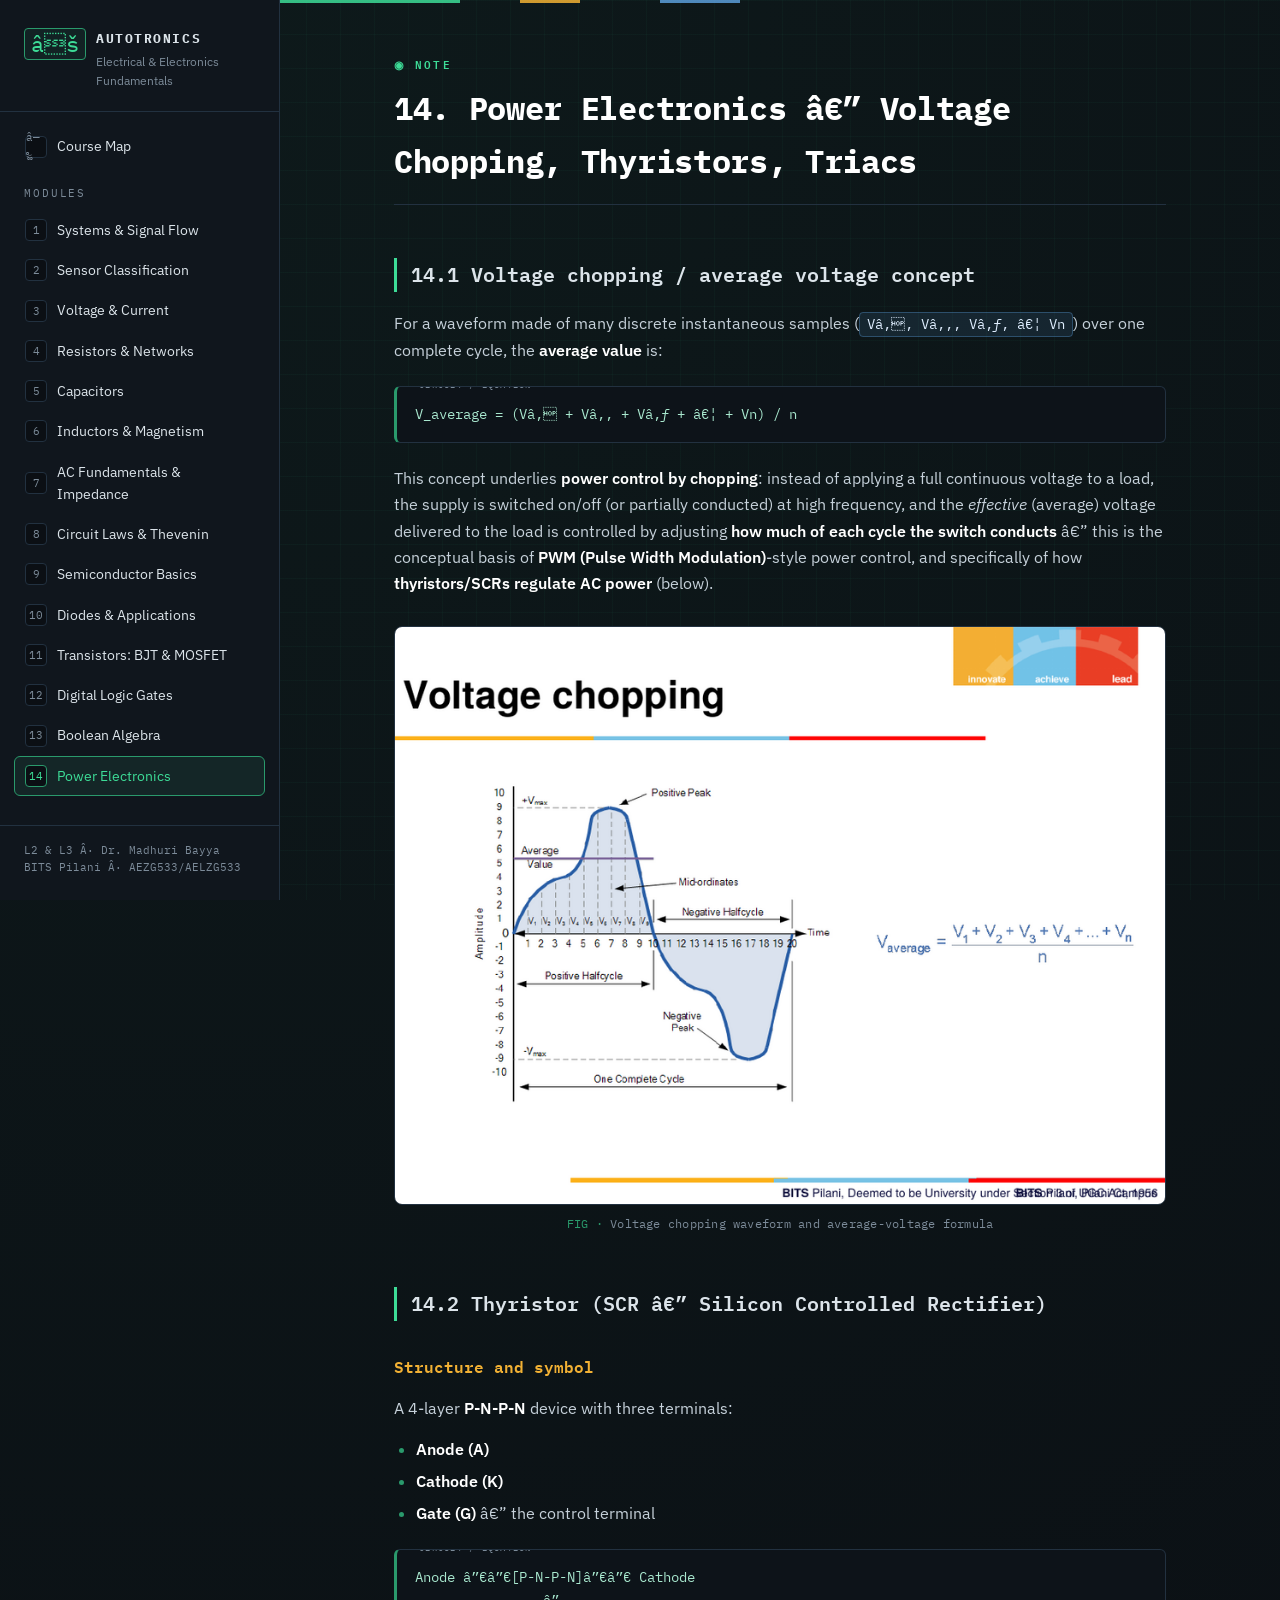
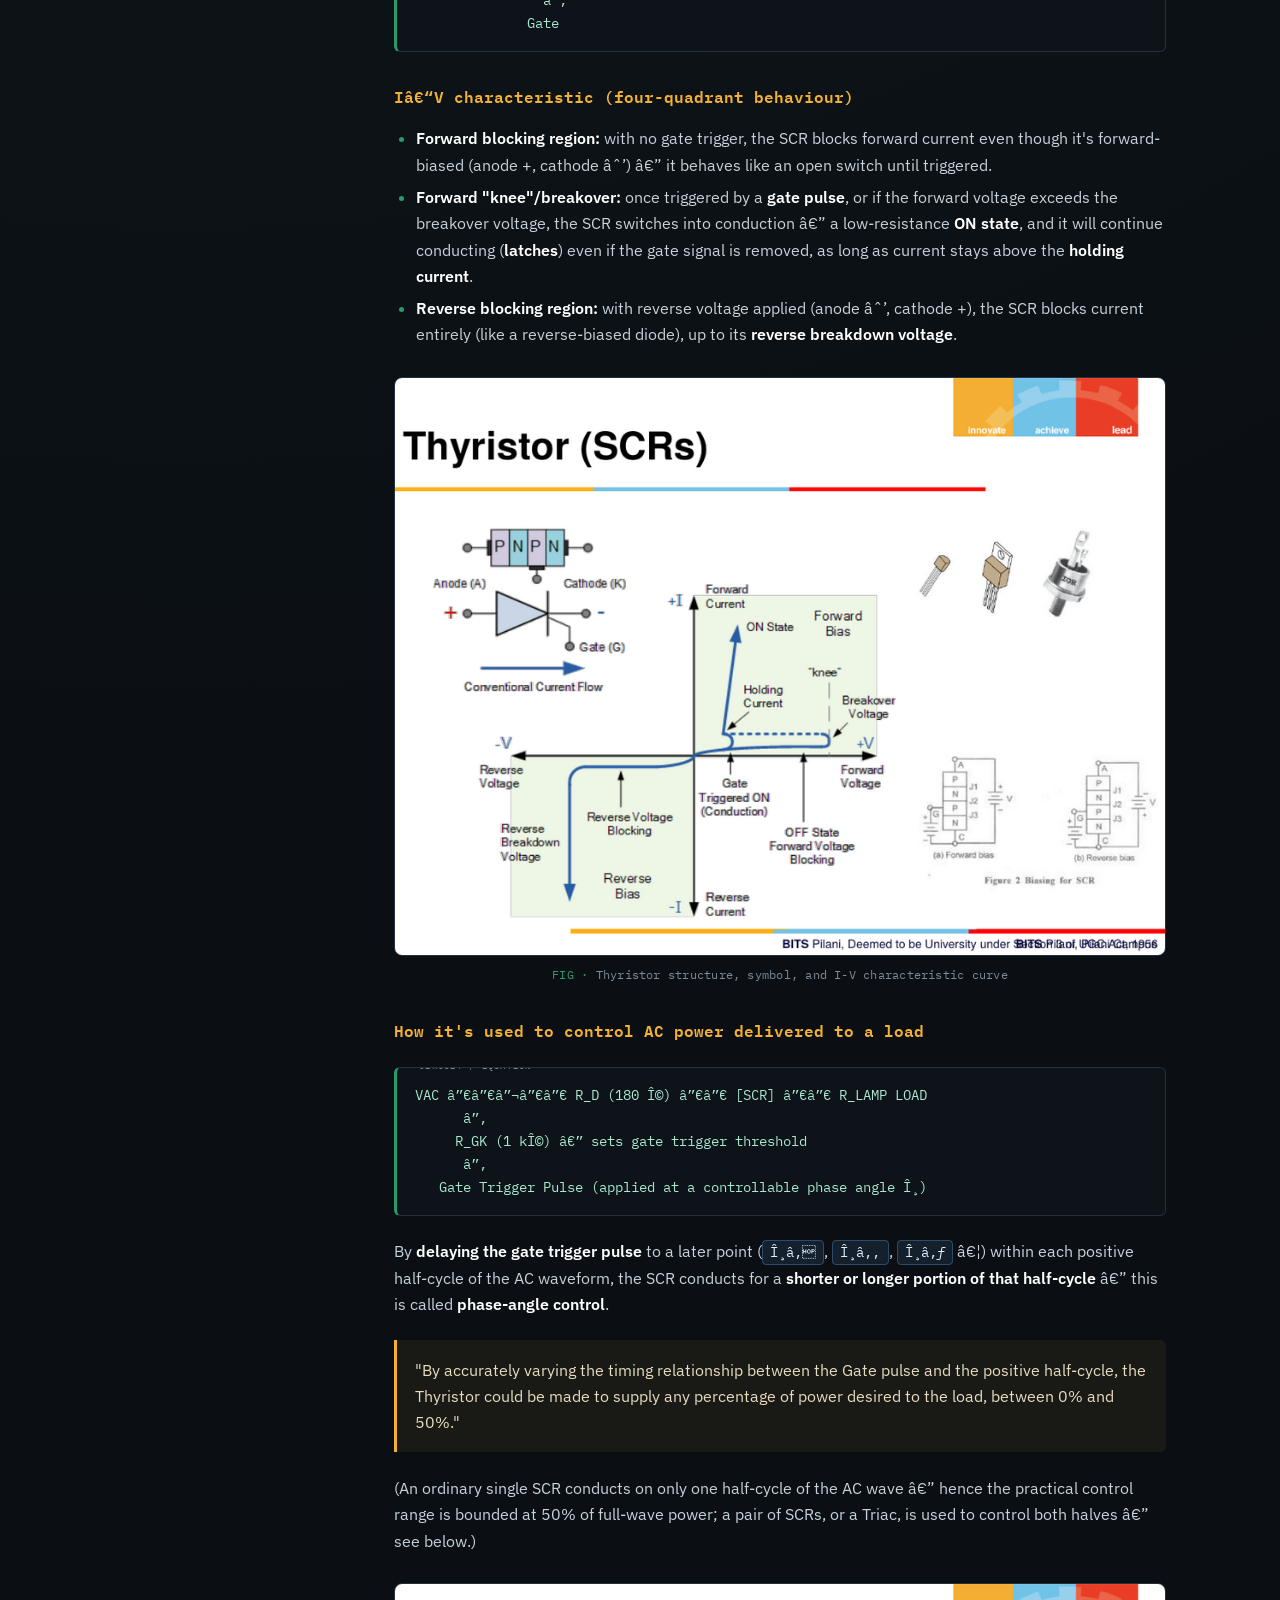
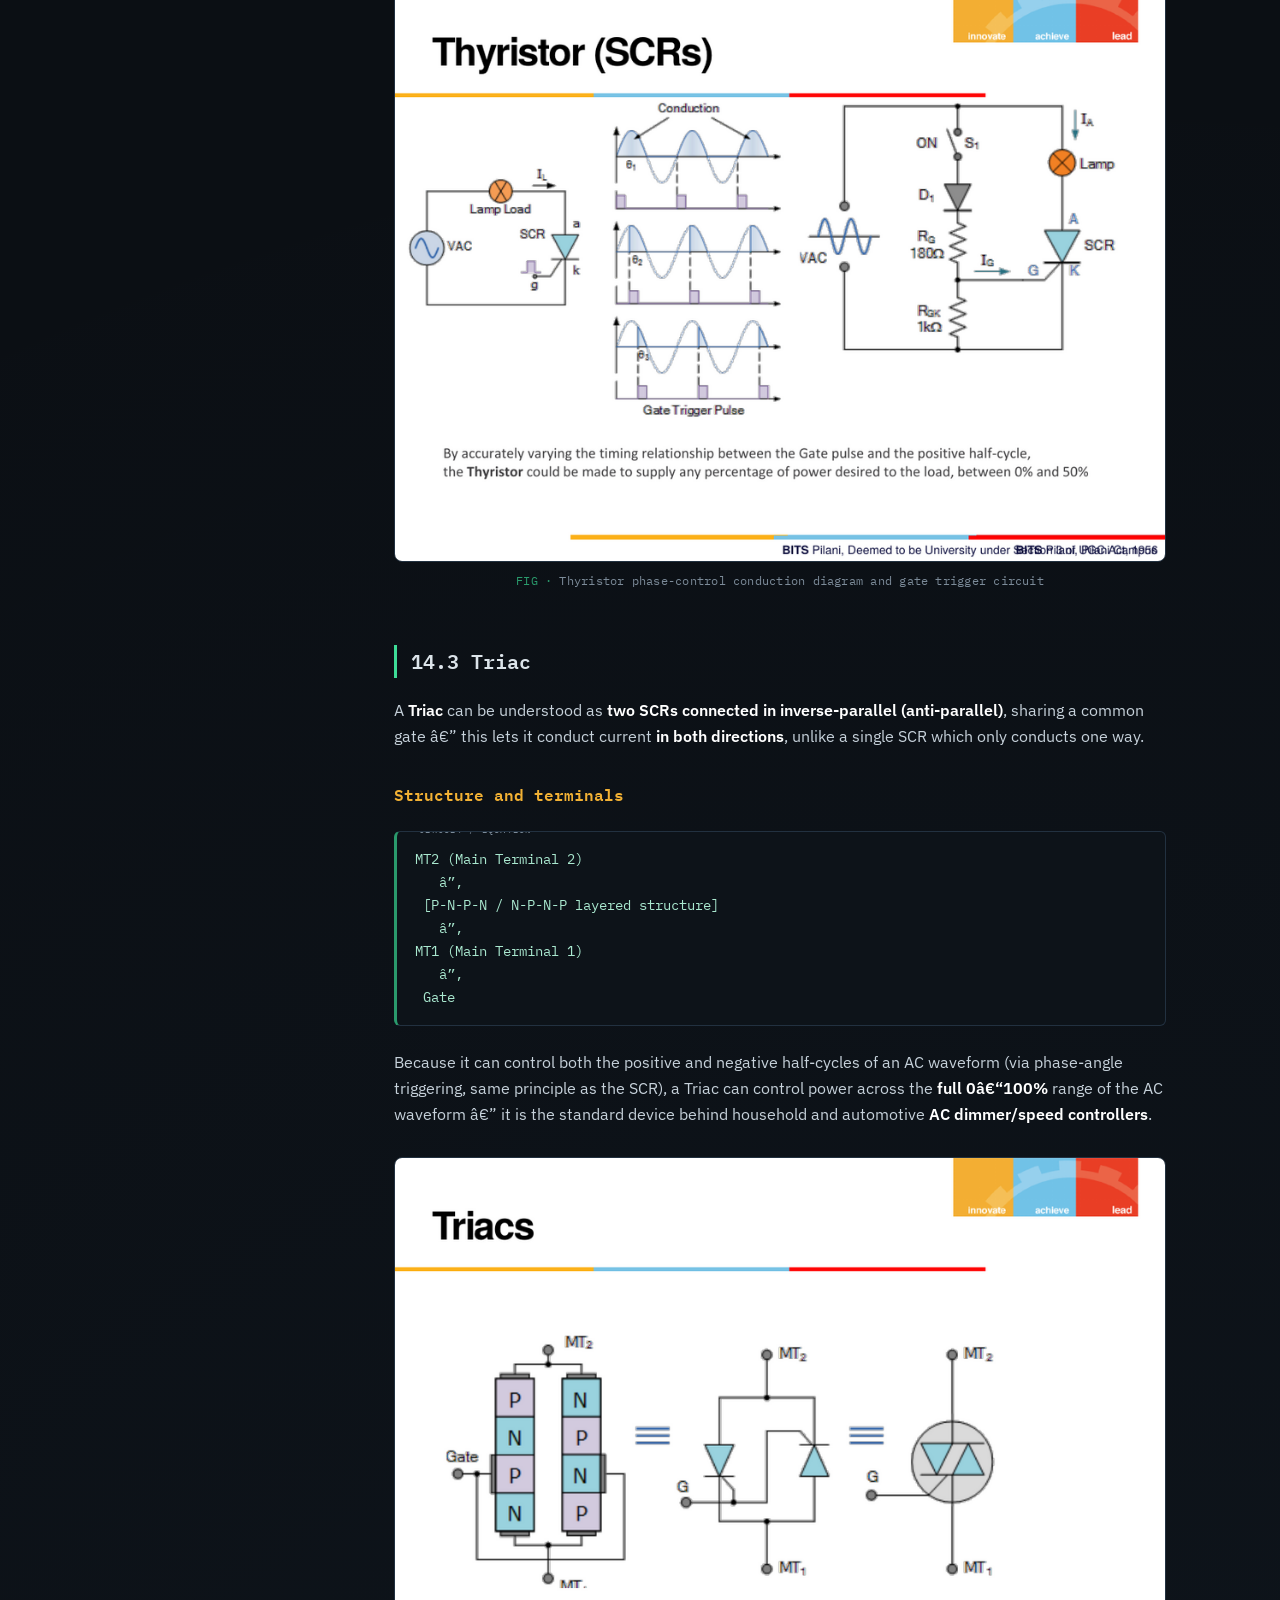
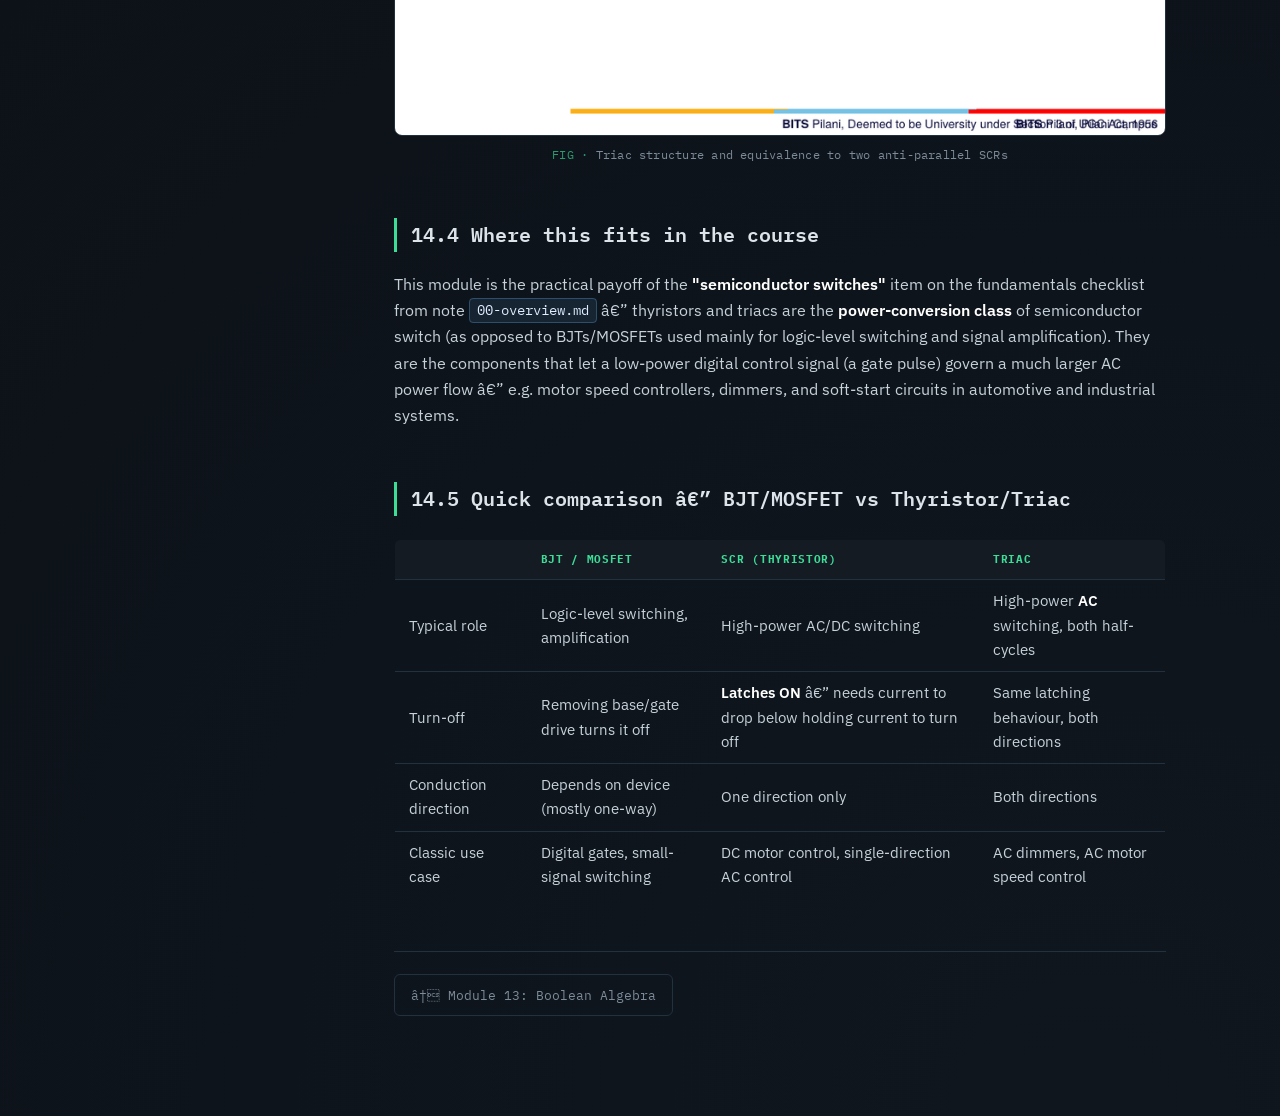
<file: notes/14-power-electronics-thyristors.html>
﻿<!DOCTYPE html>
<html lang="en">
<head>
<meta charset="UTF-8">
<meta name="viewport" content="width=device-width, initial-scale=1.0">
<title>Module 14: Power Electronics Â· Autotronics Fundamentals</title>
<link rel="stylesheet" href="../styles.css">
<link rel="preconnect" href="https://fonts.googleapis.com">
<link href="https://fonts.googleapis.com/css2?family=IBM+Plex+Mono:wght@400;500;600;700&family=IBM+Plex+Sans:wght@400;500;600;700&display=swap" rel="stylesheet">
</head>
<body>
<div class="board">
  <aside class="sidebar">
    <div class="sidebar-head">
      <a href="../index.html" class="logo">
        <span class="logo-mark">âš</span>
        <span class="logo-text">AUTOTRONICS<br><small>Electrical &amp; Electronics Fundamentals</small></span>
      </a>
    </div>
    <nav>
      <ul class="nav-list">
        <li class=""><a href="../index.html"><span class="pin">â—‰</span>Course Map</a></li>
      </ul>
      <div class="nav-divider">MODULES</div>
      <ul class="nav-list">
        <li class=""><a href="01-systems-and-signal-flow.html"><span class="pin">1</span>Systems &amp; Signal Flow</a></li>
<li class=""><a href="02-sensors-classification.html"><span class="pin">2</span>Sensor Classification</a></li>
<li class=""><a href="03-voltage-and-current.html"><span class="pin">3</span>Voltage &amp; Current</a></li>
<li class=""><a href="04-resistors-and-networks.html"><span class="pin">4</span>Resistors &amp; Networks</a></li>
<li class=""><a href="05-capacitors.html"><span class="pin">5</span>Capacitors</a></li>
<li class=""><a href="06-inductors-and-magnetism.html"><span class="pin">6</span>Inductors &amp; Magnetism</a></li>
<li class=""><a href="07-ac-fundamentals-impedance.html"><span class="pin">7</span>AC Fundamentals &amp; Impedance</a></li>
<li class=""><a href="08-circuit-laws-and-thevenin.html"><span class="pin">8</span>Circuit Laws &amp; Thevenin</a></li>
<li class=""><a href="09-semiconductor-basics.html"><span class="pin">9</span>Semiconductor Basics</a></li>
<li class=""><a href="10-diodes-and-applications.html"><span class="pin">10</span>Diodes &amp; Applications</a></li>
<li class=""><a href="11-transistors-bjt-mosfet.html"><span class="pin">11</span>Transistors: BJT &amp; MOSFET</a></li>
<li class=""><a href="12-digital-logic-gates.html"><span class="pin">12</span>Digital Logic Gates</a></li>
<li class=""><a href="13-boolean-algebra.html"><span class="pin">13</span>Boolean Algebra</a></li>
<li class="active"><a href="14-power-electronics-thyristors.html"><span class="pin">14</span>Power Electronics</a></li>
      </ul>
    </nav>
    <div class="sidebar-foot">L2 &amp; L3 Â· Dr. Madhuri Bayya<br>BITS Pilani Â· AEZG533/AELZG533</div>
  </aside>
  <main class="content">
    <div class="trace-rule"></div>
    <article class="markdown-body">
<h1 id="14-power-electronics-voltage-chopping-thyristors-triacs">14. Power Electronics â€” Voltage Chopping, Thyristors, Triacs</h1>
<h2 id="141-voltage-chopping-average-voltage-concept">14.1 Voltage chopping / average voltage concept</h2>
<p>For a waveform made of many discrete instantaneous samples
(<code>Vâ‚, Vâ‚‚, Vâ‚ƒ, â€¦ Vn</code>) over one complete cycle, the <strong>average value</strong> is:</p>
<pre><code>V_average = (Vâ‚ + Vâ‚‚ + Vâ‚ƒ + â€¦ + Vn) / n
</code></pre>
<p>This concept underlies <strong>power control by chopping</strong>: instead of applying
a full continuous voltage to a load, the supply is switched on/off (or
partially conducted) at high frequency, and the <em>effective</em> (average)
voltage delivered to the load is controlled by adjusting <strong>how much of
each cycle the switch conducts</strong> â€” this is the conceptual basis of
<strong>PWM (Pulse Width Modulation)</strong>-style power control, and specifically of
how <strong>thyristors/SCRs regulate AC power</strong> (below).</p>
<figure class="diagram"><img alt="Voltage chopping waveform and average-voltage formula" src="../assets/img/voltage-chopping.png"><figcaption>Voltage chopping waveform and average-voltage formula</figcaption></figure>
<h2 id="142-thyristor-scr-silicon-controlled-rectifier">14.2 Thyristor (SCR â€” Silicon Controlled Rectifier)</h2>
<h3 id="structure-and-symbol">Structure and symbol</h3>
<p>A 4-layer <strong>P-N-P-N</strong> device with three terminals:</p>
<ul>
<li><strong>Anode (A)</strong></li>
<li><strong>Cathode (K)</strong></li>
<li><strong>Gate (G)</strong> â€” the control terminal</li>
</ul>
<pre><code>Anode â”€â”€[P-N-P-N]â”€â”€ Cathode
                â”‚
              Gate
</code></pre>
<h3 id="iv-characteristic-four-quadrant-behaviour">Iâ€“V characteristic (four-quadrant behaviour)</h3>
<ul>
<li><strong>Forward blocking region:</strong> with no gate trigger, the SCR blocks
  forward current even though it's forward-biased (anode +, cathode âˆ’) â€”
  it behaves like an open switch until triggered.</li>
<li><strong>Forward "knee"/breakover:</strong> once triggered by a <strong>gate pulse</strong>, or if
  the forward voltage exceeds the breakover voltage, the SCR switches into
  conduction â€” a low-resistance <strong>ON state</strong>, and it will continue
  conducting (<strong>latches</strong>) even if the gate signal is removed, as long as
  current stays above the <strong>holding current</strong>.</li>
<li><strong>Reverse blocking region:</strong> with reverse voltage applied (anode âˆ’,
  cathode +), the SCR blocks current entirely (like a reverse-biased
  diode), up to its <strong>reverse breakdown voltage</strong>.</li>
</ul>
<figure class="diagram"><img alt="Thyristor structure, symbol, and I-V characteristic curve" src="../assets/img/thyristor-1.png"><figcaption>Thyristor structure, symbol, and I-V characteristic curve</figcaption></figure>
<h3 id="how-its-used-to-control-ac-power-delivered-to-a-load">How it's used to control AC power delivered to a load</h3>
<pre><code>VAC â”€â”€â”¬â”€â”€ R_D (180 Î©) â”€â”€ [SCR] â”€â”€ R_LAMP LOAD
      â”‚
     R_GK (1 kÎ©) â€” sets gate trigger threshold
      â”‚
   Gate Trigger Pulse (applied at a controllable phase angle Î¸)
</code></pre>
<p>By <strong>delaying the gate trigger pulse</strong> to a later point (<code>Î¸â‚</code>, <code>Î¸â‚‚</code>, <code>Î¸â‚ƒ</code>
â€¦) within each positive half-cycle of the AC waveform, the SCR conducts for
a <strong>shorter or longer portion of that half-cycle</strong> â€” this is called
<strong>phase-angle control</strong>.</p>
<blockquote>
<p>"By accurately varying the timing relationship between the Gate pulse
and the positive half-cycle, the Thyristor could be made to supply any
percentage of power desired to the load, between 0% and 50%."</p>
</blockquote>
<p>(An ordinary single SCR conducts on only one half-cycle of the AC wave â€”
hence the practical control range is bounded at 50% of full-wave power; a
pair of SCRs, or a Triac, is used to control both halves â€” see below.)</p>
<figure class="diagram"><img alt="Thyristor phase-control conduction diagram and gate trigger circuit" src="../assets/img/thyristor-2.png"><figcaption>Thyristor phase-control conduction diagram and gate trigger circuit</figcaption></figure>
<h2 id="143-triac">14.3 Triac</h2>
<p>A <strong>Triac</strong> can be understood as <strong>two SCRs connected in inverse-parallel
(anti-parallel)</strong>, sharing a common gate â€” this lets it conduct current
<strong>in both directions</strong>, unlike a single SCR which only conducts one way.</p>
<h3 id="structure-and-terminals">Structure and terminals</h3>
<pre><code>MT2 (Main Terminal 2)
   â”‚
 [P-N-P-N / N-P-N-P layered structure]
   â”‚
MT1 (Main Terminal 1)
   â”‚
 Gate
</code></pre>
<p>Because it can control both the positive and negative half-cycles of an AC
waveform (via phase-angle triggering, same principle as the SCR), a Triac
can control power across the <strong>full 0â€“100%</strong> range of the AC waveform â€” it
is the standard device behind household and automotive <strong>AC dimmer/speed
controllers</strong>.</p>
<figure class="diagram"><img alt="Triac structure and equivalence to two anti-parallel SCRs" src="../assets/img/triac.png"><figcaption>Triac structure and equivalence to two anti-parallel SCRs</figcaption></figure>
<h2 id="144-where-this-fits-in-the-course">14.4 Where this fits in the course</h2>
<p>This module is the practical payoff of the <strong>"semiconductor switches"</strong>
item on the fundamentals checklist from note <code>00-overview.md</code> â€” thyristors
and triacs are the <strong>power-conversion class</strong> of semiconductor switch
(as opposed to BJTs/MOSFETs used mainly for logic-level switching and
signal amplification). They are the components that let a low-power
digital control signal (a gate pulse) govern a much larger AC power flow â€”
e.g. motor speed controllers, dimmers, and soft-start circuits in
automotive and industrial systems.</p>
<h2 id="145-quick-comparison-bjtmosfet-vs-thyristortriac">14.5 Quick comparison â€” BJT/MOSFET vs Thyristor/Triac</h2>
<table>
<thead>
<tr>
<th></th>
<th>BJT / MOSFET</th>
<th>SCR (Thyristor)</th>
<th>Triac</th>
</tr>
</thead>
<tbody>
<tr>
<td>Typical role</td>
<td>Logic-level switching, amplification</td>
<td>High-power AC/DC switching</td>
<td>High-power <strong>AC</strong> switching, both half-cycles</td>
</tr>
<tr>
<td>Turn-off</td>
<td>Removing base/gate drive turns it off</td>
<td><strong>Latches ON</strong> â€” needs current to drop below holding current to turn off</td>
<td>Same latching behaviour, both directions</td>
</tr>
<tr>
<td>Conduction direction</td>
<td>Depends on device (mostly one-way)</td>
<td>One direction only</td>
<td>Both directions</td>
</tr>
<tr>
<td>Classic use case</td>
<td>Digital gates, small-signal switching</td>
<td>DC motor control, single-direction AC control</td>
<td>AC dimmers, AC motor speed control</td>
</tr>
</tbody>
</table>
    </article>
    <div class="pagenav">
      <div class="pagenav-inner"><a class="prev" href="13-boolean-algebra.html">â† Module 13: Boolean Algebra</a></div>
    </div>
  </main>
</div>
</body>
</html>
</file>
<file: styles.css>
/* ============================================================
   AUTOTRONICS — Electrical & Electronics Fundamentals notes
   Design language: schematic / PCB blueprint.
   Palette:
     --bg        #0b0f14  near-black blue-graphite (PCB substrate)
     --panel     #10161d  sidebar / card panel
     --panel-2   #141b23  hover panel
     --line      #223140  hairline traces / borders
     --text      #dce4ea  primary text (silkscreen white)
     --muted     #7c8b99  secondary text
     --trace     #3ddc97  copper-trace green (primary accent)
     --trace-dim #2a9a6c
     --signal    #f2b134  amber / warning-label accent (secondary)
     --solder    #5b9dd9  cool blue, used sparingly (link hover)
   ============================================================ */

* { box-sizing: border-box; }

:root{
  --bg:#0b0f14;
  --panel:#10161d;
  --panel-2:#141b23;
  --line:#223140;
  --text:#dce4ea;
  --muted:#7c8b99;
  --trace:#3ddc97;
  --trace-dim:#2a9a6c;
  --signal:#f2b134;
  --solder:#5b9dd9;
}

html{ scroll-behavior:smooth; }

body{
  margin:0;
  background:
    radial-gradient(circle at 15% 0%, rgba(61,220,151,0.05), transparent 40%),
    radial-gradient(circle at 85% 100%, rgba(91,157,217,0.05), transparent 45%),
    var(--bg);
  color:var(--text);
  font-family:'IBM Plex Sans', -apple-system, BlinkMacSystemFont, sans-serif;
  font-size:16px;
  line-height:1.65;
}

/* faint PCB grid texture across the whole page */
body::before{
  content:"";
  position:fixed;
  inset:0;
  pointer-events:none;
  background-image:
    linear-gradient(rgba(61,220,151,0.035) 1px, transparent 1px),
    linear-gradient(90deg, rgba(61,220,151,0.035) 1px, transparent 1px);
  background-size:34px 34px;
  z-index:0;
}

.board{
  position:relative;
  z-index:1;
  display:flex;
  align-items:stretch;
  min-height:100vh;
}

/* ---------------- SIDEBAR ---------------- */

.sidebar{
  background:var(--panel);
  border-right:1px solid var(--line);
  padding:28px 0 20px;
  position:sticky;
  top:0;
  height:100vh;
  overflow-y:auto;
  display:flex;
  flex-direction:column;
  flex:0 0 280px;
  width:280px;
}

.sidebar-head{ padding:0 24px 20px; border-bottom:1px solid var(--line); margin-bottom:14px; }

.logo{
  display:flex;
  align-items:flex-start;
  gap:10px;
  text-decoration:none;
  color:var(--text);
}

.logo-mark{
  font-family:'IBM Plex Mono', monospace;
  font-size:22px;
  color:var(--trace);
  line-height:1;
  border:1px solid var(--trace-dim);
  border-radius:4px;
  padding:4px 6px;
  background:rgba(61,220,151,0.06);
}

.logo-text{
  font-family:'IBM Plex Mono', monospace;
  font-weight:700;
  font-size:13px;
  letter-spacing:0.12em;
  color:var(--text);
}
.logo-text small{
  display:block;
  font-family:'IBM Plex Sans', sans-serif;
  font-weight:400;
  letter-spacing:0;
  font-size:11.5px;
  color:var(--muted);
  margin-top:4px;
  text-transform:none;
}

nav{ flex:1; padding:0 14px; }

.nav-divider{
  font-family:'IBM Plex Mono', monospace;
  font-size:10.5px;
  letter-spacing:0.18em;
  color:var(--muted);
  padding:18px 10px 8px;
}

.nav-list{ list-style:none; margin:0; padding:0; }

.nav-list li a{
  display:flex;
  align-items:center;
  gap:10px;
  padding:8px 10px;
  border-radius:6px;
  color:var(--text);
  text-decoration:none;
  font-size:13.5px;
  border:1px solid transparent;
  transition:background .12s ease, border-color .12s ease, color .12s ease;
}

.nav-list li a:hover{
  background:var(--panel-2);
  border-color:var(--line);
  color:var(--trace);
}

.nav-list li.active a{
  background:rgba(61,220,151,0.08);
  border-color:var(--trace-dim);
  color:var(--trace);
}

.pin{
  font-family:'IBM Plex Mono', monospace;
  font-size:11px;
  width:22px;
  height:22px;
  flex:0 0 22px;
  display:inline-flex;
  align-items:center;
  justify-content:center;
  border:1px solid var(--line);
  border-radius:4px;
  color:var(--muted);
  background:var(--bg);
}

.nav-list li.active .pin,
.nav-list li a:hover .pin{
  border-color:var(--trace-dim);
  color:var(--trace);
}

.sidebar-foot{
  padding:16px 24px 4px;
  margin-top:12px;
  border-top:1px solid var(--line);
  font-family:'IBM Plex Mono', monospace;
  font-size:10.5px;
  color:var(--muted);
  line-height:1.6;
}

/* ---------------- MAIN CONTENT ---------------- */

.content{
  padding:0 0 60px;
  min-width:0;
  flex:1 1 auto;
}

.trace-rule{
  height:3px;
  background:linear-gradient(90deg, var(--trace) 0%, var(--trace) 18%, transparent 18%, transparent 24%,
             var(--signal) 24%, var(--signal) 30%, transparent 30%, transparent 38%,
             var(--solder) 38%, var(--solder) 46%, transparent 46%);
  opacity:0.85;
}

.markdown-body{
  max-width:860px;
  margin:0 auto;
  padding:52px 44px 20px;
}

.markdown-body h1{
  font-family:'IBM Plex Mono', monospace;
  font-size:2rem;
  font-weight:700;
  letter-spacing:-0.01em;
  color:#fff;
  margin:0 0 6px;
  padding-bottom:16px;
  border-bottom:1px solid var(--line);
  position:relative;
}
.markdown-body h1::before{
  content:"◉ NOTE";
  display:block;
  font-size:10.5px;
  letter-spacing:0.2em;
  color:var(--trace);
  margin-bottom:10px;
  font-weight:600;
}

.markdown-body h2{
  font-family:'IBM Plex Mono', monospace;
  font-size:1.28rem;
  font-weight:600;
  color:var(--text);
  margin:2.6em 0 0.9em;
  padding-left:14px;
  border-left:3px solid var(--trace);
}

.markdown-body h3{
  font-family:'IBM Plex Mono', monospace;
  font-size:1.02rem;
  font-weight:600;
  color:var(--signal);
  margin:2em 0 0.7em;
}

.markdown-body p{ color:var(--text); margin:0.9em 0; }
.markdown-body p, .markdown-body li{ color:#c6d1da; }

.markdown-body a{ color:var(--solder); text-decoration:none; border-bottom:1px dashed rgba(91,157,217,0.5); }
.markdown-body a:hover{ color:var(--trace); border-bottom-color:var(--trace); }

.markdown-body strong{ color:#fff; font-weight:600; }

.markdown-body blockquote{
  margin:1.4em 0;
  padding:12px 18px;
  border-left:3px solid var(--signal);
  background:rgba(242,177,52,0.06);
  border-radius:0 6px 6px 0;
  color:#e7dcc0;
}
.markdown-body blockquote p{ margin:0.3em 0; color:#e7dcc0; }

.markdown-body ul, .markdown-body ol{ padding-left:1.4em; margin:0.9em 0; }
.markdown-body li{ margin:0.35em 0; }
.markdown-body li::marker{ color:var(--trace-dim); }

.markdown-body code{
  font-family:'IBM Plex Mono', monospace;
  font-size:0.86em;
  background:rgba(91,157,217,0.12);
  border:1px solid rgba(91,157,217,0.35);
  padding:0.18em 0.52em;
  border-radius:4px;
  color:#dfeeff;
  white-space:pre-wrap;
  word-break:break-word;
}

.markdown-body pre{
  background:#0d1319;
  border:1px solid var(--line);
  border-left:3px solid var(--trace-dim);
  border-radius:6px;
  padding:16px 18px;
  overflow:auto;
  overflow-y:auto;
  overflow-x:auto;
  max-height:420px;
  margin:1.4em 0;
  position:relative;
  scrollbar-width:thin;
  scrollbar-color:rgba(129,178,255,0.6) rgba(13,19,25,0.9);
}
.markdown-body pre::before{
  content:"CIRCUIT / EQUATION";
  position:absolute;
  top:-9px;
  left:14px;
  background:#0d1319;
  padding:0 8px;
  font-family:'IBM Plex Mono', monospace;
  font-size:9px;
  letter-spacing:0.14em;
  color:var(--muted);
}
.markdown-body pre code{
  display:block;
  background:none;
  border:none;
  padding:0;
  color:#a9e8cf;
  font-size:0.87em;
  line-height:1.65;
  white-space:pre;
  word-break:normal;
}

.markdown-body table{
  width:100%;
  border-collapse:collapse;
  margin:1.6em 0;
  font-size:0.92em;
  border:1px solid var(--line);
  border-radius:6px;
  overflow:hidden;
}
.markdown-body th{
  font-family:'IBM Plex Mono', monospace;
  font-size:0.78em;
  letter-spacing:0.06em;
  text-transform:uppercase;
  background:var(--panel-2);
  color:var(--trace);
  text-align:left;
  padding:10px 14px;
  border-bottom:1px solid var(--line);
}
.markdown-body td{
  padding:9px 14px;
  border-bottom:1px solid var(--line);
  color:#c6d1da;
}
.markdown-body tr:last-child td{ border-bottom:none; }
.markdown-body tr:hover td{ background:rgba(61,220,151,0.04); }

.markdown-body img{
  max-width:100%;
  display:block;
  margin:0 auto;
  border-radius:8px;
  border:1px solid var(--line);
  background:#fff;
}

.markdown-body figure.diagram{
  margin:1.8em 0;
  padding:0;
}
.markdown-body figure.diagram figcaption{
  font-family:'IBM Plex Mono', monospace;
  font-size:11.5px;
  letter-spacing:0.02em;
  color:var(--muted);
  text-align:center;
  margin-top:10px;
  padding:0 20px;
}
.markdown-body figure.diagram figcaption::before{
  content:"FIG · ";
  color:var(--trace-dim);
}

.markdown-body hr{
  border:none;
  border-top:1px dashed var(--line);
  margin:2.4em 0;
}

/* ---------------- PAGE NAV (prev/next) ---------------- */

.pagenav{
  max-width:860px;
  margin:0 auto;
  padding:8px 44px 40px;
}
.pagenav-inner{
  display:flex;
  justify-content:space-between;
  gap:16px;
  border-top:1px solid var(--line);
  padding-top:22px;
}
.pagenav a{
  font-family:'IBM Plex Mono', monospace;
  font-size:12.5px;
  color:var(--muted);
  text-decoration:none;
  border:1px solid var(--line);
  padding:10px 16px;
  border-radius:6px;
  transition:all .15s ease;
  max-width:48%;
}
.pagenav a:hover{
  border-color:var(--trace-dim);
  color:var(--trace);
  background:rgba(61,220,151,0.05);
}
.pagenav a.next{ margin-left:auto; text-align:right; }

/* ---------------- RESPONSIVE ---------------- */

@media (max-width: 880px){
  .board{ flex-direction:column; }
  .sidebar{
    position:relative;
    height:auto;
    border-right:none;
    border-bottom:1px solid var(--line);
    width:100%;
    flex:0 0 auto;
  }
  .markdown-body{ padding:36px 20px 10px; }
  .pagenav{ padding:8px 20px 30px; }
}

/* focus visibility for keyboard nav */
a:focus-visible{ outline:2px solid var(--trace); outline-offset:2px; }
</file>
